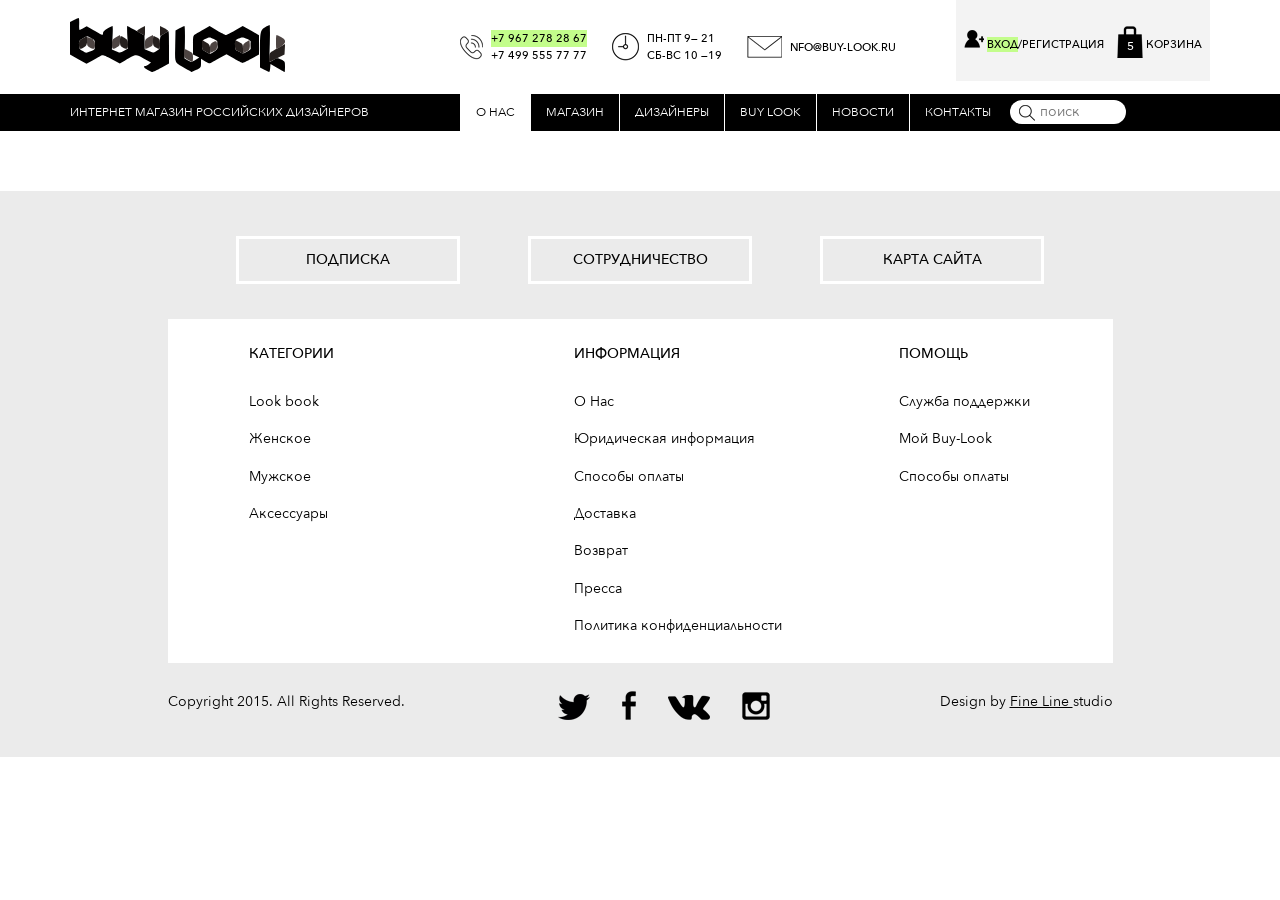
<file: index.html>
<!DOCTYPE html>
<html lang="ru">
  <head>
    <meta charset="utf-8">
    <title>Главная страница</title>
    <meta name="description" content="">
    <link rel="shortcut icon" href="img/favicon/favicon.ico" type="image/x-icon">
    <link rel="apple-touch-icon" href="img/favicon/apple-touch-icon.png">
    <link rel="apple-touch-icon" sizes="72x72" href="img/favicon/apple-touch-icon-72x72.png">
    <link rel="apple-touch-icon" sizes="114x114" href="img/favicon/apple-touch-icon-114x114.png">
    <meta http-equiv="X-UA-Compatible" content="IE=edge">
    <meta name="viewport" content="width=device-width, initial-scale=1, maximum-scale=1">
    <link rel="stylesheet" href="css/main.css">
    <!--if lt IE 9
    script(src='js/html5shiv.min.js')
    script(src='js/es5-shim.min.js')
    script(src='js/html5shiv-printshiv.min.js')
    script(src='js/1.4.2/respond.min.js')
    
    -->
  </head>
  <body>
    <div id="my-wrapper">
      <div id="my-header">
        <header class="header">
          <div class="header__top">
            <div class="container header__relative">
              <div class="row">
                <div class="col-md-4"><a href="#" class="header__logo-wrap">
                    <picture>
                      <source srcset="img/logo.svg"><img src="img/logo.png" alt="логотип" title="buylook">
                    </picture></a></div>
                <div class="col-md-8 header__static">
                  <div class="header__info">
                    <div class="header__info-left">
                      <div class="header__top-item">
                        <div class="header__top-ico top-phone"></div>
                        <div class="header__top-text">
                          <div class="green">+7 967 278 28 67</div>
                          <div>+7 499 555 77 77</div>
                        </div>
                      </div>
                      <div class="header__top-item">
                        <div class="header__top-ico top-clock"></div>
                        <div class="header__top-text">
                          <div>Пн-пт 9— 21</div>
                          <div>Cб-вс 10 —19 </div>
                        </div>
                      </div>
                      <div class="header__top-item">
                        <div class="header__top-ico top-mail"></div>
                        <div class="header__top-text">
                          <div>nfo@buy-look.ru</div>
                        </div>
                      </div>
                    </div>
                    <div class="header__info-right">
                      <div class="header__enter">
                        <div class="header__reg">
                          <div class="header__reg-ico top-user"></div>
                          <div class="header__reg-links"><a href="#" class="green">Вход</a><a href="#">/регистрация</a></div>
                        </div>
                      </div>
                      <div class="header__cart"><a href="#" id="tooltip-cart" data-tooltip-content="#tooltip-cart_content" class="header__reg-ico top-cart tooltip-cart"><span class="header__cart-count">5</span></a>
                        <div class="header__reg-links"><a href="#">корзина </a></div>
                      </div>
                    </div>
                  </div>
                </div>
              </div>
            </div>
          </div>
          <div class="header__bottom">
            <div class="container header__relative">
              <div class="row">
                <div class="col-lg-4 col-md-6 col-sm-7">
                  <div class="header__bottom-descr">Интернет магазин российских дизайнеров</div>
                </div>
                <div class="col-lg-8 col-md-6 col-sm-5 header__static">
                  <nav class="desktop-menu hidden-md hidden-sm hidden-xs">
                    <ul class="header-menu">
                      <li class="header-menu__item header-menu__item--active"><a href="#" class="header-menu__link">о нас</a></li>
                      <li class="header-menu__item"><a href="#" class="header-menu__link">магазин</a></li>
                      <li class="header-menu__item"><a href="#" class="header-menu__link">дизайнеры</a></li>
                      <li class="header-menu__item"><a href="#" class="header-menu__link">buy look</a></li>
                      <li class="header-menu__item"><a href="#" class="header-menu__link">новости</a></li>
                      <li class="header-menu__item"><a href="#" class="header-menu__link">контакты</a></li>
                    </ul>
                  </nav>
                  <nav id="my-menu">
                    <ul class="header-menu header-menu--mobile hidden">
                      <li class="header-menu__item header-menu__item--active"><a href="#" class="header-menu__link">о нас</a></li>
                      <li class="header-menu__item"><a href="#" class="header-menu__link">магазин</a></li>
                      <li class="header-menu__item"><a href="#" class="header-menu__link">дизайнеры</a></li>
                      <li class="header-menu__item"><a href="#" class="header-menu__link">buy look</a></li>
                      <li class="header-menu__item"><a href="#" class="header-menu__link">новости</a></li>
                      <li class="header-menu__item"><a href="#" class="header-menu__link">контакты</a></li>
                    </ul>
                  </nav><a href="#my-menu" class="toggle-mnu hidden-lg"><span></span></a>
                  <form action="#" method="get" class="header__search">
                    <div class="header__search-inner">
                      <input type="text" name="search" placeholder="поиск">
                      <input type="submit">
                    </div>
                  </form>
                </div>
              </div>
            </div>
          </div>
        </header>
      </div>
      <div id="my-content">
        <!-- Здесь пишем код-->
      </div>
      <div id="my-footer">
        <footer class="footer">
          <div class="footer__top">
            <div class="container">
              <div class="row">
                <div class="col-md-12">
                  <div class="footer__buttons"><a href="#" class="footer__button">подписка</a><a href="#" class="footer__button">сотрудничество</a><a href="#" class="footer__button">карта сайта</a></div>
                </div>
              </div>
              <div class="row">
                <div class="col-md-10 col-md-offset-1">
                  <div class="footer__inner">
                    <div class="row">
                      <div class="col-md-3 col-md-offset-1 col-sm-6 center-text">
                        <div class="footer__inner-item">
                          <h3 class="footer__title">категории</h3>
                          <ul>
                            <li><a href="#">Look book</a></li>
                            <li><a href="#">Женское</a></li>
                            <li><a href="#">Мужское</a></li>
                            <li><a href="#">Аксессуары</a></li>
                          </ul>
                        </div>
                      </div>
                      <div class="col-md-4 col-md-offset-1 col-sm-6 center-text">
                        <div class="footer__inner-item">
                          <h3 class="footer__title">информация</h3>
                          <ul>
                            <li><a href="#">О Нас</a></li>
                            <li><a href="#">Юридическая информация</a></li>
                            <li><a href="#">Способы оплаты</a></li>
                            <li><a href="#">Доставка</a></li>
                            <li><a href="#">Возврат</a></li>
                            <li><a href="#">Пресса</a></li>
                            <li><a href="#">Политика конфиденциальности</a></li>
                          </ul>
                        </div>
                      </div>
                      <div class="col-md-3 col-sm-12 center-text">
                        <div class="footer__inner-item">
                          <h3 class="footer__title">помощь</h3>
                          <ul>
                            <li><a href="#">Служба поддержки</a></li>
                            <li><a href="#">Мой Buy-Look</a></li>
                            <li><a href="#">Способы оплаты</a></li>
                          </ul>
                        </div>
                      </div>
                    </div>
                  </div>
                </div>
              </div>
            </div>
          </div>
          <div class="footer__bottom">
            <div class="container">
              <div class="row">
                <div class="col-md-3 col-md-offset-1 col-sm-6 col-xs-12">
                  <div class="copyright">Copyright 2015. All Rights Reserved.</div>
                </div>
                <div class="col-md-3 col-md-offset-1 col-sm-6 col-xs-12">
                  <ul class="footer__socials">
                    <li><a href="#" class="footer__socials-link footer-twi"></a></li>
                    <li><a href="#" class="footer__socials-link footer-fb"></a></li>
                    <li><a href="#" class="footer__socials-link footer-vk"></a></li>
                    <li><a href="#" class="footer__socials-link footer-inst"></a></li>
                  </ul>
                </div>
                <div class="col-md-3 col-offset-1 col-sm-12 col-xs-12">
                  <div class="creators">Design by <a href="some-site.ru">Fine Line </a>studio</div>
                </div>
              </div>
            </div>
          </div>
        </footer>
      </div>
    </div>
    <div class="popup-container">
      <div id="tooltip-cart_content" class="popup popup-cart">
        <div class="popup popup-cart__title">
          <div class="popup popup-cart__title-left">
            <div class="ico-cart"></div><span class="popup-cart__header">корзина</span><span>(</span><span class="popup-cart__count">5</span><span>)</span>
          </div><a href="#" class="popup popup-cart__look-link">Смотреть всё</a>
        </div>
        <div class="popup-cart__content">
          <div class="popup-cart__item"><img src="img/cart-1.jpg" alt="alt" class="popup-cart__img">
            <div class="popup-cart__item-text">
              <div class="popup-cart__item-title">LIME BLOSSOM Платье Миди Lilas</div><span class="popup-cart__item-color">терракотовый</span><span class="popup-cart__item-size">42</span><span class="popup-cart__item-count">1 шт</span>
              <div class="popup-cart__item-price">15 000<span class="ruble">Р</span></div>
            </div>
          </div>
          <div class="popup-cart__item"><img src="img/cart-2.jpg" alt="alt" class="popup-cart__img">
            <div class="popup-cart__item-text">
              <div class="popup-cart__item-title">LIME BLOSSOM Платье Миди Lilas</div><span class="popup-cart__item-color">голубой</span><span class="popup-cart__item-size">42</span><span class="popup-cart__item-count">1 шт</span>
              <div class="popup-cart__item-price">15 000<span class="ruble">Р</span></div>
            </div>
          </div>
          <div class="popup-cart__item"><img src="img/cart-3.jpg" alt="alt" class="popup-cart__img">
            <div class="popup-cart__item-text">
              <div class="popup-cart__item-title">LIME BLOSSOM Платье Миди Lilas</div><span class="popup-cart__item-color">терракотовый</span><span class="popup-cart__item-size">42</span><span class="popup-cart__item-count">1 шт</span>
              <div class="popup-cart__item-price">15 000<span class="ruble">Р</span></div>
            </div>
          </div>
        </div>
        <div class="popup-cart__summary green"><span>сумма заказа:</span><span class="popup-cart__summ">43 000<span class="ruble">Р</span></span></div><a href="#" class="popup-cart__ordering button-gray">оформить заказ >></a>
      </div>
    </div>
    <script src="js/libs.min.js"></script>
    <script src="js/common.js"></script>
  </body>
</html>
</file>
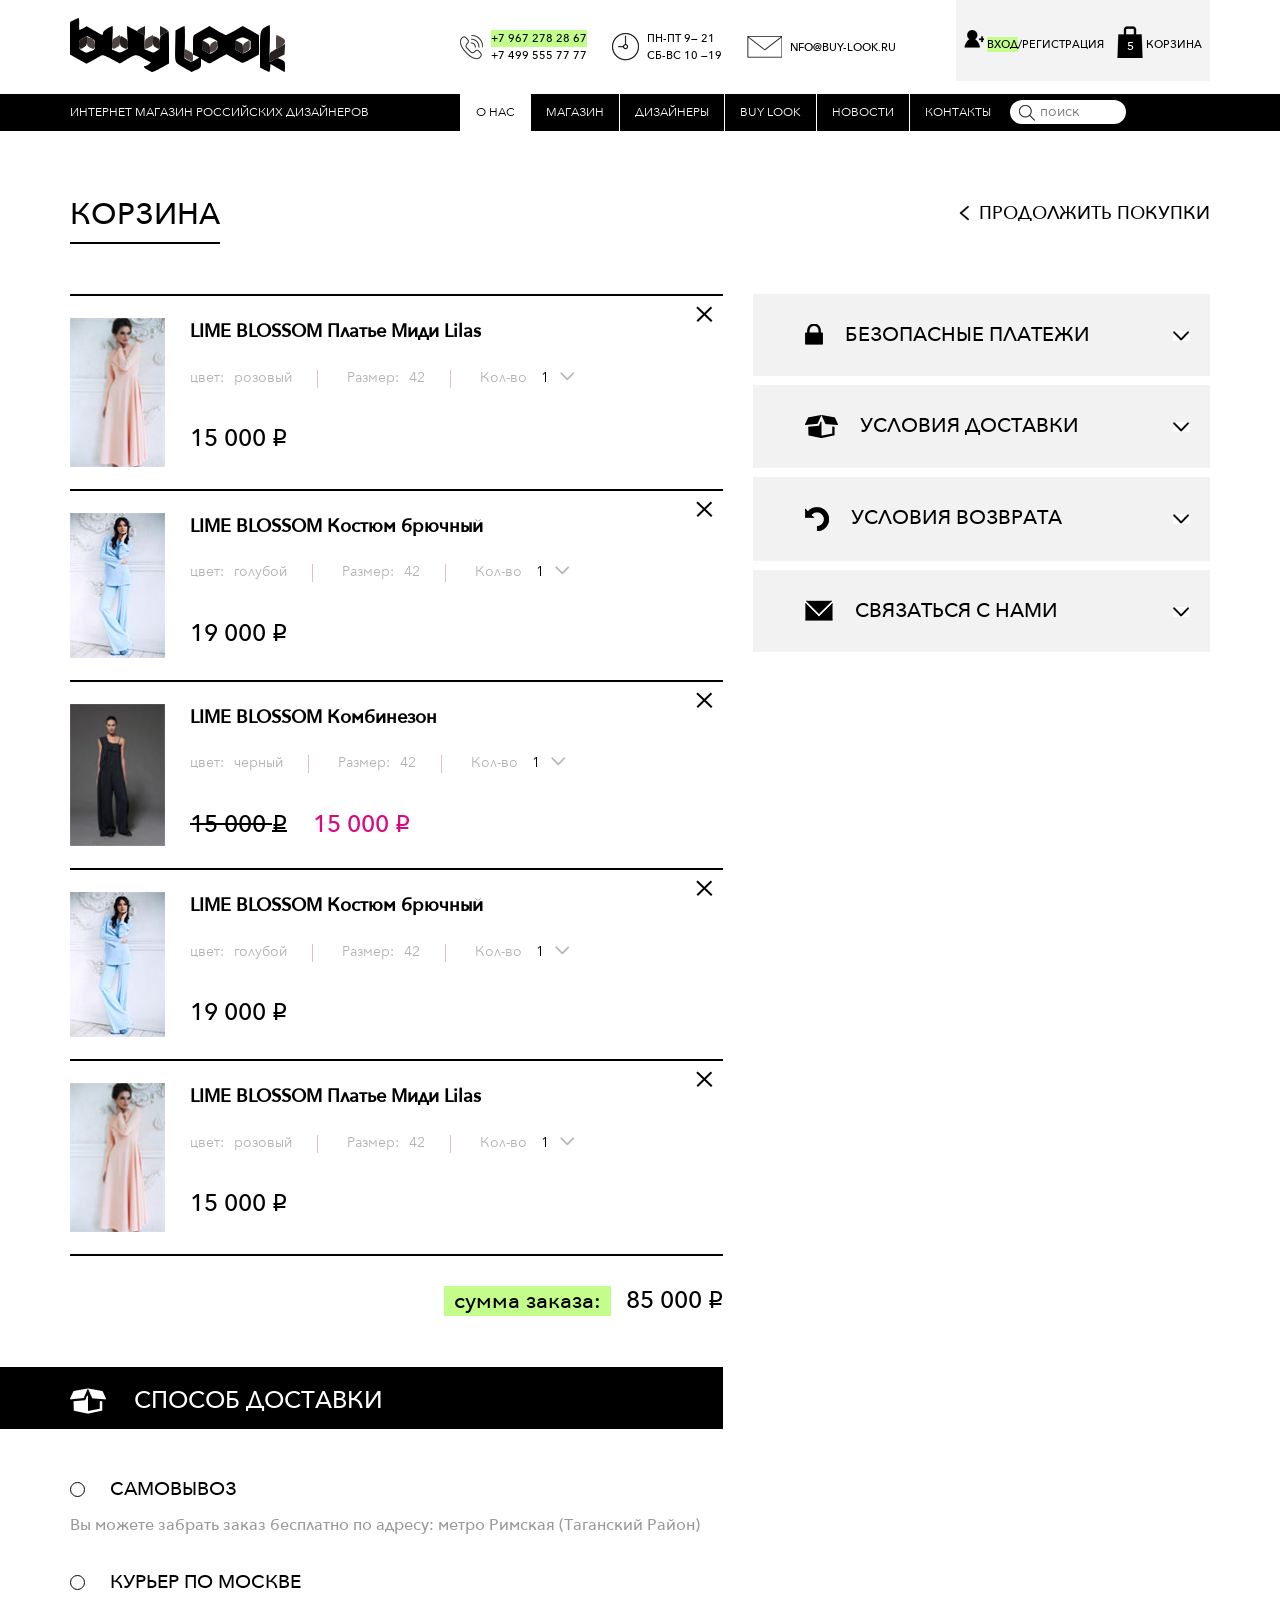
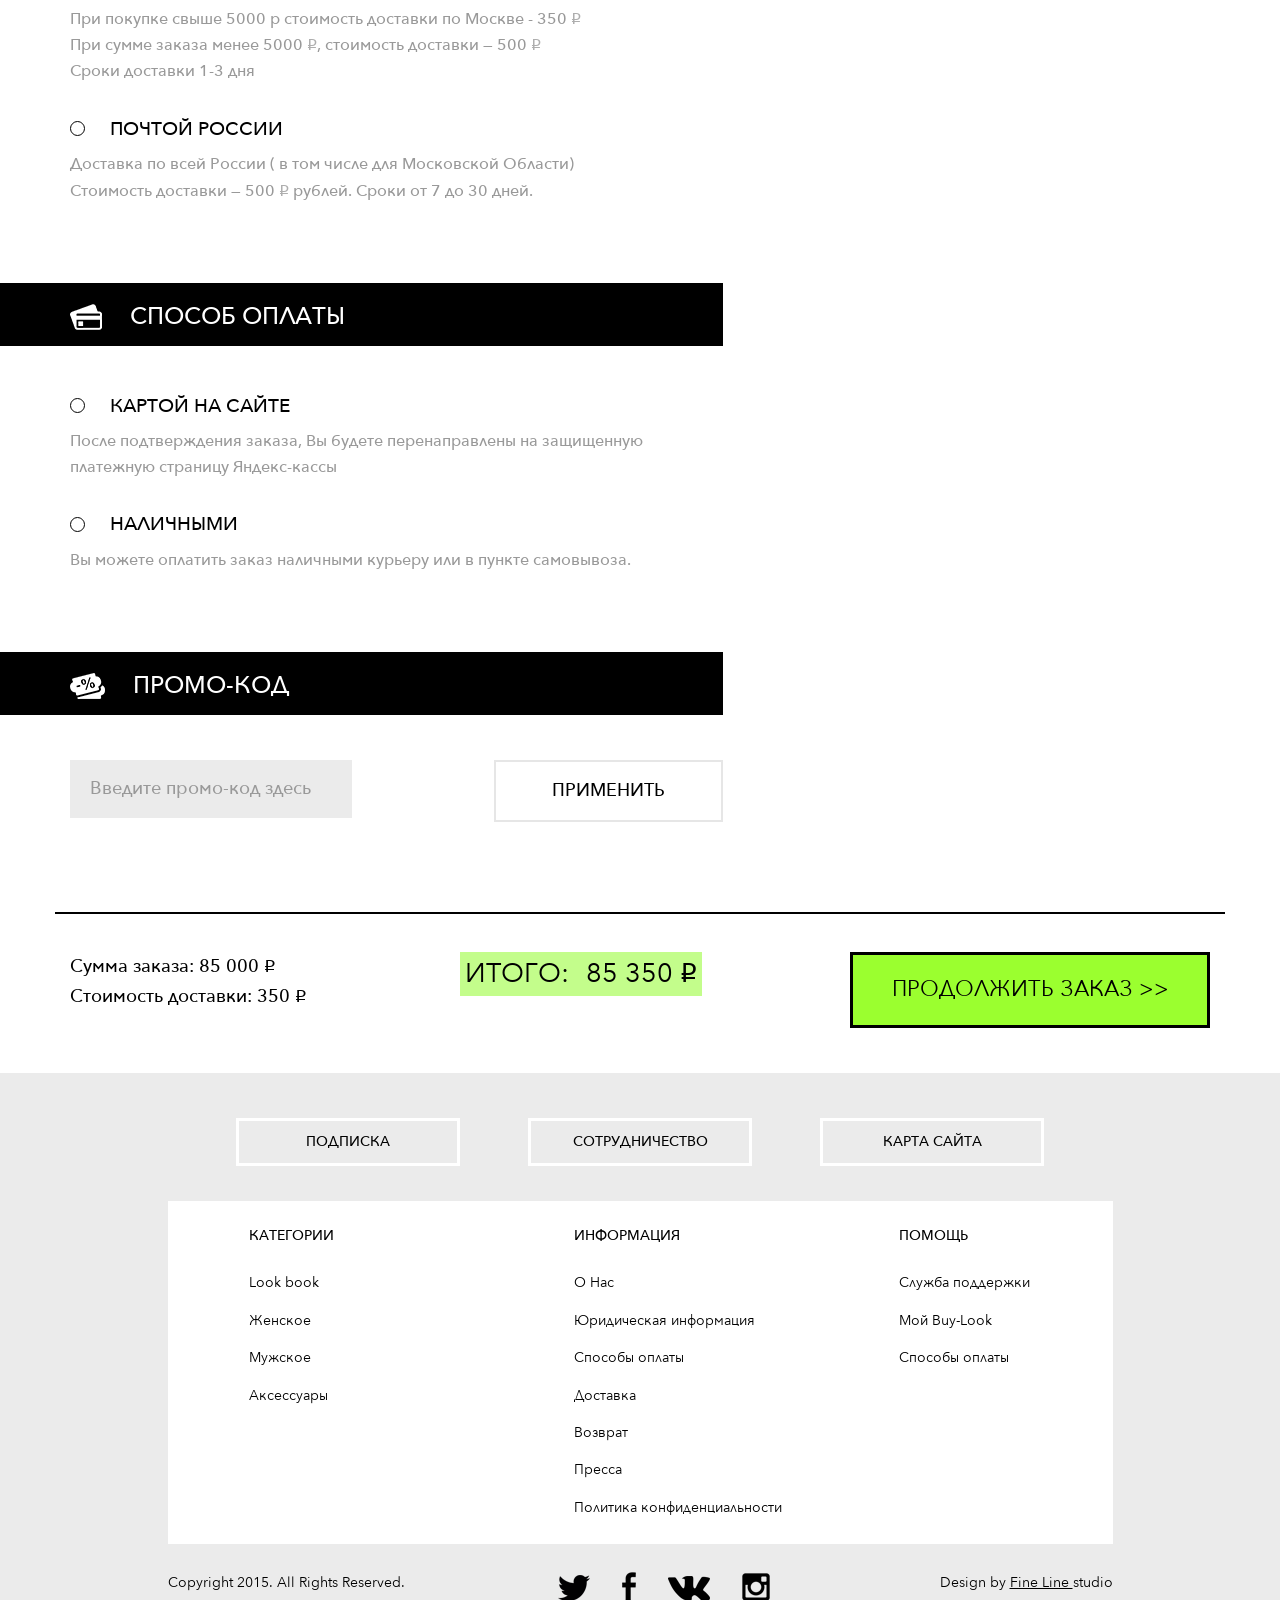
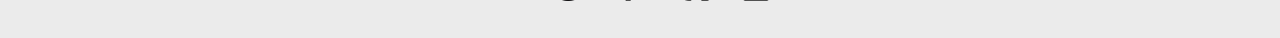
<file: cart.html>
<!DOCTYPE html>
<html lang="ru">
  <head>
    <meta charset="utf-8">
    <title>Корзина</title>
    <meta name="description" content="">
    <link rel="shortcut icon" href="img/favicon/favicon.ico" type="image/x-icon">
    <link rel="apple-touch-icon" href="img/favicon/apple-touch-icon.png">
    <link rel="apple-touch-icon" sizes="72x72" href="img/favicon/apple-touch-icon-72x72.png">
    <link rel="apple-touch-icon" sizes="114x114" href="img/favicon/apple-touch-icon-114x114.png">
    <meta http-equiv="X-UA-Compatible" content="IE=edge">
    <meta name="viewport" content="width=device-width, initial-scale=1, maximum-scale=1">
    <link rel="stylesheet" href="css/main.css">
    <!--if lt IE 9
    script(src='js/html5shiv.min.js')
    script(src='js/es5-shim.min.js')
    script(src='js/html5shiv-printshiv.min.js')
    script(src='js/1.4.2/respond.min.js')
    
    -->
  </head>
  <body>
    <div id="my-wrapper">
      <div id="my-header">
        <header class="header">
          <div class="header__top">
            <div class="container header__relative">
              <div class="row">
                <div class="col-md-4"><a href="#" class="header__logo-wrap">
                    <picture>
                      <source srcset="img/logo.svg"><img src="img/logo.png" alt="логотип" title="buylook">
                    </picture></a></div>
                <div class="col-md-8 header__static">
                  <div class="header__info">
                    <div class="header__info-left">
                      <div class="header__top-item">
                        <div class="header__top-ico top-phone"></div>
                        <div class="header__top-text">
                          <div class="green">+7 967 278 28 67</div>
                          <div>+7 499 555 77 77</div>
                        </div>
                      </div>
                      <div class="header__top-item">
                        <div class="header__top-ico top-clock"></div>
                        <div class="header__top-text">
                          <div>Пн-пт 9— 21</div>
                          <div>Cб-вс 10 —19 </div>
                        </div>
                      </div>
                      <div class="header__top-item">
                        <div class="header__top-ico top-mail"></div>
                        <div class="header__top-text">
                          <div>nfo@buy-look.ru</div>
                        </div>
                      </div>
                    </div>
                    <div class="header__info-right">
                      <div class="header__enter">
                        <div class="header__reg">
                          <div class="header__reg-ico top-user"></div>
                          <div class="header__reg-links"><a href="#" class="green">Вход</a><a href="#">/регистрация</a></div>
                        </div>
                      </div>
                      <div class="header__cart"><a href="#" id="tooltip-cart" data-tooltip-content="#tooltip-cart_content" class="header__reg-ico top-cart tooltip-cart"><span class="header__cart-count">5</span></a>
                        <div class="header__reg-links"><a href="#">корзина </a></div>
                      </div>
                    </div>
                  </div>
                </div>
              </div>
            </div>
          </div>
          <div class="header__bottom">
            <div class="container header__relative">
              <div class="row">
                <div class="col-lg-4 col-md-6 col-sm-7">
                  <div class="header__bottom-descr">Интернет магазин российских дизайнеров</div>
                </div>
                <div class="col-lg-8 col-md-6 col-sm-5 header__static">
                  <nav class="desktop-menu hidden-md hidden-sm hidden-xs">
                    <ul class="header-menu">
                      <li class="header-menu__item header-menu__item--active"><a href="#" class="header-menu__link">о нас</a></li>
                      <li class="header-menu__item"><a href="#" class="header-menu__link">магазин</a></li>
                      <li class="header-menu__item"><a href="#" class="header-menu__link">дизайнеры</a></li>
                      <li class="header-menu__item"><a href="#" class="header-menu__link">buy look</a></li>
                      <li class="header-menu__item"><a href="#" class="header-menu__link">новости</a></li>
                      <li class="header-menu__item"><a href="#" class="header-menu__link">контакты</a></li>
                    </ul>
                  </nav>
                  <nav id="my-menu">
                    <ul class="header-menu header-menu--mobile hidden">
                      <li class="header-menu__item header-menu__item--active"><a href="#" class="header-menu__link">о нас</a></li>
                      <li class="header-menu__item"><a href="#" class="header-menu__link">магазин</a></li>
                      <li class="header-menu__item"><a href="#" class="header-menu__link">дизайнеры</a></li>
                      <li class="header-menu__item"><a href="#" class="header-menu__link">buy look</a></li>
                      <li class="header-menu__item"><a href="#" class="header-menu__link">новости</a></li>
                      <li class="header-menu__item"><a href="#" class="header-menu__link">контакты</a></li>
                    </ul>
                  </nav><a href="#my-menu" class="toggle-mnu hidden-lg"><span></span></a>
                  <form action="#" method="get" class="header__search">
                    <div class="header__search-inner">
                      <input type="text" name="search" placeholder="поиск">
                      <input type="submit">
                    </div>
                  </form>
                </div>
              </div>
            </div>
          </div>
        </header>
      </div>
      <div id="my-content">
        <section class="cart sect-main">
          <div class="container">
            <div class="row">
              <div class="col-md-12">
                <div class="sect-title-wrap">
                  <h1>Корзина</h1><a href="#" class="continue"> 
                    <div class="continue-chevron"></div>продолжить покупки</a>
                </div>
              </div>
            </div>
            <div class="row">
              <div class="col-md-7">
                <form action="#" class="cart__form">
                  <ul class="cart__list">
                    <li class="cart__item">
                      <div class="cart__img-wrap"><img src="img/cart-1.jpg" alt="alt"></div>
                      <div class="cart__item-info">
                        <h4 class="cart__item-title">LIME BLOSSOM Платье Миди Lilas</h4>
                        <div class="cart__item-features">
                          <div class="prod-color"><span>цвет:</span><span>розовый</span></div>
                          <div class="prod-size"><span>Размер:</span><span>42</span></div>
                          <div class="prod-quantity"><span>Кол-во</span>
                            <select name="quantity" class="select-quantity">
                              <option value="1" selected="selected">1</option>
                              <option value="2">2</option>
                              <option value="3">3</option>
                              <option value="4">4</option>
                              <option value="5">5</option>
                              <option value="6">6</option>
                              <option value="7">7</option>
                              <option value="8">8</option>
                              <option value="9">9</option>
                              <option value="9">9</option>
                              <option value="10">10</option>
                            </select>
                          </div>
                        </div>
                        <div class="cart__item-price">
                          <div class="price-ordinary">15 000 <span class="ruble">Р</span></div>
                          <div class="price-sale">15 000 <span class="ruble">Р</span></div>
                        </div><a href="#" class="cart__item-close"></a>
                      </div>
                    </li>
                    <li class="cart__item">
                      <div class="cart__img-wrap"><img src="img/cart-2.jpg" alt="alt"></div>
                      <div class="cart__item-info">
                        <h4 class="cart__item-title">LIME BLOSSOM Костюм брючный</h4>
                        <div class="cart__item-features">
                          <div class="prod-color"><span>цвет:</span><span>голубой</span></div>
                          <div class="prod-size"><span>Размер:</span><span>42</span></div>
                          <div class="prod-quantity"><span>Кол-во</span>
                            <select name="quantity" class="select-quantity">
                              <option value="1" selected="selected">1</option>
                              <option value="2">2</option>
                              <option value="3">3</option>
                              <option value="4">4</option>
                              <option value="5">5</option>
                              <option value="6">6</option>
                              <option value="7">7</option>
                              <option value="8">8</option>
                              <option value="9">9</option>
                              <option value="9">9</option>
                              <option value="10">10</option>
                            </select>
                          </div>
                        </div>
                        <div class="cart__item-price">
                          <div class="price-ordinary">19 000 <span class="ruble">Р</span></div>
                          <div class="price-sale">19 000 <span class="ruble">Р</span></div>
                        </div><a href="#" class="cart__item-close"></a>
                      </div>
                    </li>
                    <li class="cart__item cart__item--sale">
                      <div class="cart__img-wrap"><img src="img/cart-3.jpg" alt="alt"></div>
                      <div class="cart__item-info">
                        <h4 class="cart__item-title">LIME BLOSSOM Комбинезон</h4>
                        <div class="cart__item-features">
                          <div class="prod-color"><span>цвет:</span><span>черный</span></div>
                          <div class="prod-size"><span>Размер:</span><span>42</span></div>
                          <div class="prod-quantity"><span>Кол-во</span>
                            <select name="quantity" class="select-quantity">
                              <option value="1" selected="selected">1</option>
                              <option value="2">2</option>
                              <option value="3">3</option>
                              <option value="4">4</option>
                              <option value="5">5</option>
                              <option value="6">6</option>
                              <option value="7">7</option>
                              <option value="8">8</option>
                              <option value="9">9</option>
                              <option value="9">9</option>
                              <option value="10">10</option>
                            </select>
                          </div>
                        </div>
                        <div class="cart__item-price">
                          <div class="price-ordinary">15 000 <span class="ruble">Р</span></div>
                          <div class="price-sale">15 000 <span class="ruble">Р</span></div>
                        </div><a href="#" class="cart__item-close"></a>
                      </div>
                    </li>
                    <li class="cart__item">
                      <div class="cart__img-wrap"><img src="img/cart-2.jpg" alt="alt"></div>
                      <div class="cart__item-info">
                        <h4 class="cart__item-title">LIME BLOSSOM Костюм брючный</h4>
                        <div class="cart__item-features">
                          <div class="prod-color"><span>цвет:</span><span>голубой</span></div>
                          <div class="prod-size"><span>Размер:</span><span>42</span></div>
                          <div class="prod-quantity"><span>Кол-во</span>
                            <select name="quantity" class="select-quantity">
                              <option value="1" selected="selected">1</option>
                              <option value="2">2</option>
                              <option value="3">3</option>
                              <option value="4">4</option>
                              <option value="5">5</option>
                              <option value="6">6</option>
                              <option value="7">7</option>
                              <option value="8">8</option>
                              <option value="9">9</option>
                              <option value="9">9</option>
                              <option value="10">10</option>
                            </select>
                          </div>
                        </div>
                        <div class="cart__item-price">
                          <div class="price-ordinary">19 000 <span class="ruble">Р</span></div>
                          <div class="price-sale">19 000 <span class="ruble">Р</span></div>
                        </div><a href="#" class="cart__item-close"></a>
                      </div>
                    </li>
                    <li class="cart__item">
                      <div class="cart__img-wrap"><img src="img/cart-1.jpg" alt="alt"></div>
                      <div class="cart__item-info">
                        <h4 class="cart__item-title">LIME BLOSSOM Платье Миди Lilas</h4>
                        <div class="cart__item-features">
                          <div class="prod-color"><span>цвет:</span><span>розовый</span></div>
                          <div class="prod-size"><span>Размер:</span><span>42</span></div>
                          <div class="prod-quantity"><span>Кол-во</span>
                            <select name="quantity" class="select-quantity">
                              <option value="1" selected="selected">1</option>
                              <option value="2">2</option>
                              <option value="3">3</option>
                              <option value="4">4</option>
                              <option value="5">5</option>
                              <option value="6">6</option>
                              <option value="7">7</option>
                              <option value="8">8</option>
                              <option value="9">9</option>
                              <option value="9">9</option>
                              <option value="10">10</option>
                            </select>
                          </div>
                        </div>
                        <div class="cart__item-price">
                          <div class="price-ordinary">15 000 <span class="ruble">Р</span></div>
                          <div class="price-sale">15 000 <span class="ruble">Р</span></div>
                        </div><a href="#" class="cart__item-close"></a>
                      </div>
                    </li>
                  </ul>
                  <div class="cart__summary">
                    <div class="cart__summary-inner"><span class="green">сумма заказа:</span><span class="cart__total">85 000 <span class="ruble">Р</span></span></div>
                  </div>
                  <div class="cart__checkboxes">
                    <div class="cart__checkboxes-item">
                      <div class="cart__checkboxes-header">
                        <div class="cart__checkboxes-ico ico-box-invert"></div>
                        <div class="cart__checkboxes-title">СПОСОБ ДОСТАВКИ</div>
                      </div>
                      <div class="cart__checkboxes-body">
                        <label>
                          <input type="radio" name="delivery-option" value="самовывоз"><span class="cart__checkboxes-custom"><span class="cart__checkboxes-dot"></span></span><span class="cart__checkboxes-method">Самовывоз</span><span class="cart__checkboxes-text">Вы можете забрать заказ бесплатно по адресу: метро Римская (Таганский Район)</span>
                        </label>
                        <label>
                          <input type="radio" name="delivery-option" value="курьер"><span class="cart__checkboxes-custom"><span class="cart__checkboxes-dot"></span></span><span class="cart__checkboxes-method">Курьер по Москве</span><span class="cart__checkboxes-text">При покупке свыше 5000 р стоимость доставки по Москве - 350 <span class="ruble">Р</span><br>При сумме заказа менее 5000 <span class="ruble">Р</span>,  стоимость доставки — 500 <span class="ruble">Р</span><br>Сроки доставки 1-3 дня</span>
                        </label>
                        <label>
                          <input type="radio" name="delivery-option" value="почта россии"><span class="cart__checkboxes-custom"><span class="cart__checkboxes-dot"></span></span><span class="cart__checkboxes-method">ПОЧТОЙ РОССИИ</span><span class="cart__checkboxes-text">Доставка по всей России ( в том числе для Московской Области)<br>Стоимость доставки — 500 <span class="ruble">Р</span> рублей. Сроки от 7 до 30 дней.</span>
                        </label>
                      </div>
                    </div>
                    <div class="cart__checkboxes-item">
                      <div class="cart__checkboxes-header">
                        <div class="cart__checkboxes-ico ico-payment-invert"></div>
                        <div class="cart__checkboxes-title">СПОСОБ ОПЛАТЫ</div>
                      </div>
                      <div class="cart__checkboxes-body">
                        <label>
                          <input type="radio" name="payment-option" value="карта"><span class="cart__checkboxes-custom"><span class="cart__checkboxes-dot"></span></span><span class="cart__checkboxes-method">Картой на сайте</span><span class="cart__checkboxes-text">После подтверждения заказа, Вы будете перенаправлены на защищенную платежную страницу Яндекс-кассы</span>
                        </label>
                        <label>
                          <input type="radio" name="payment-option" value="наличные"><span class="cart__checkboxes-custom"><span class="cart__checkboxes-dot"></span></span><span class="cart__checkboxes-method">Наличными</span><span class="cart__checkboxes-text">Вы можете оплатить заказ наличными курьеру или в пункте самовывоза.</span>
                        </label>
                      </div>
                    </div>
                    <div class="cart__checkboxes-item">
                      <div class="cart__checkboxes-header">
                        <div class="cart__checkboxes-ico ico-promo-invert"></div>
                        <div class="cart__checkboxes-title">промо-код</div>
                      </div>
                      <div class="cart__checkboxes-body">
                        <label class="label-promo">
                          <input type="text" name="promo-code" placeholder="Введите промо-код здесь">
                        </label>
                        <button class="cart__checkboxes-send">применить</button>
                      </div>
                    </div>
                  </div>
                </form>
              </div>
              <div class="col-md-5">
                <div class="cart__tips">
                  <div class="cart__tip"><a href="#" class="cart__tip-header">
                      <div class="cart__tip-ico ico-locked"></div>
                      <div class="cart__tip-title">БЕЗОПАСНЫЕ ПЛАТЕЖИ</div>
                      <div class="cart__tip-chevron"></div></a>
                    <p class="cart__tip-body">Магазин BUY-LOOK.RU защищает информацию при проведении платежа. Вы можете оплатить свой заказ онлайн, с помощью предложенных методов оплат, через процессинговую компанию Яндекс-касса. После подтверждения заказа, Вы будете перенаправлены на защищенную платежную страницу, где Вам необходимо будет ввести данные для оплаты заказа. После успешной оплаты на указанную в форме оплаты электронную почту будет направлен электронный чек с информацией о заказе и данными по произведенной оплате. Данные Вашей карты вводятся на специальной защищенной платежной странице. Передача информации происходит с применением технологии шифрования SSL. Дальнейшая передача информации осуществляется по закрытым банковским каналам, имеющим наивысший уровень надежности. Яндекс-касса не передает данные Вашей карты магазину и иным третьим лицам.</p>
                  </div>
                  <div class="cart__tip"><a href="#" class="cart__tip-header">
                      <div class="cart__tip-ico ico-box"></div>
                      <div class="cart__tip-title">УСЛОВИЯ ДОСТАВКИ</div>
                      <div class="cart__tip-chevron"></div></a>
                    <p class="cart__tip-body">В нашем магазине Вы можете воспользоваться различными способами доставки: Самовывоз, Курьерская доставка по Москве и Доставка Почтой России. Стоимость доставки будет указана при выборе соответствующего варианта. При доставке Почтой России отправлению будет присвоен трекинг-номер для отслеживания , который мы сообщим Вам.  Дополнительную информацию Вы можете получить в разделе <a href="#" class="cart__tip-link">Доставка.</a></p>
                  </div>
                  <div class="cart__tip"><a href="#" class="cart__tip-header">
                      <div class="cart__tip-ico ico-return"></div>
                      <div class="cart__tip-title">УСЛОВИЯ ВОЗВРАТА</div>
                      <div class="cart__tip-chevron"></div></a>
                    <p class="cart__tip-body">Уважаемый покупатель, напоминаем, что в нашем магазине Вы можете легко и быстро осуществить возврат в течение 7-ми дней с момента получения покупки при соблюдении простых правил:<br>- сохранение внешнего вида товара, включая бирки и этикетки.<br>- наличие документа, подтверждающего факт покупки (кассовый чек).<br>Для получения более полной информации рекомендуем ознакомиться с <a href="#" class="cart__tip-link">Политикой Возврата </a>нашего магазина или Вы можете проконсультироваться в <a href="#" class="cart__tip-link">Службе Поддержки Покупателя.</a></p>
                  </div>
                  <div class="cart__tip"><a href="#" class="cart__tip-header">
                      <div class="cart__tip-ico ico-contact"></div>
                      <div class="cart__tip-title">СВЯЗАТЬСЯ С НАМИ</div>
                      <div class="cart__tip-chevron"></div></a>
                    <p class="cart__tip-body">По всем вопросам вы можете связаться с нами по телефонам +7 967 278 28 67, +7 499 555 77 77, или по электронной почте <a href="#" class="cart__tip-link">info@buy-look.ru</a><span>Вы также можете оставить нам сообщение на странице <a href="#" class="cart__tip-link">Контакты.</a></span></p>
                  </div>
                </div>
              </div>
            </div>
            <div class="row">
              <div class="horizontal-line"></div>
            </div>
            <div class="row">
              <div class="col-md-4">
                <div class="cart__result">
                  <div class="cart__summ"><span>Сумма заказа: </span><span class="cart__summ-number">85 000 <span class="ruble">Р</span></span></div>
                  <div class="cart__delivery"><span>Стоимость доставки: </span><span class="cart__summ-number">350 <span class="ruble">Р</span></span></div>
                </div>
              </div>
              <div class="col-md-4">
                <div class="cart__final green"><span>итого: </span><span class="cart__final-number">85 350 <span class="ruble">Р</span></span></div>
              </div>
              <div class="col-md-4">
                <button class="button-green continue-ordering">продолжить заказ >>		</button>
              </div>
            </div>
          </div>
        </section>
        <!-- Здесь пишем код-->
      </div>
      <div id="my-footer">
        <footer class="footer">
          <div class="footer__top">
            <div class="container">
              <div class="row">
                <div class="col-md-12">
                  <div class="footer__buttons"><a href="#" class="footer__button">подписка</a><a href="#" class="footer__button">сотрудничество</a><a href="#" class="footer__button">карта сайта</a></div>
                </div>
              </div>
              <div class="row">
                <div class="col-md-10 col-md-offset-1">
                  <div class="footer__inner">
                    <div class="row">
                      <div class="col-md-3 col-md-offset-1 col-sm-6 center-text">
                        <div class="footer__inner-item">
                          <h3 class="footer__title">категории</h3>
                          <ul>
                            <li><a href="#">Look book</a></li>
                            <li><a href="#">Женское</a></li>
                            <li><a href="#">Мужское</a></li>
                            <li><a href="#">Аксессуары</a></li>
                          </ul>
                        </div>
                      </div>
                      <div class="col-md-4 col-md-offset-1 col-sm-6 center-text">
                        <div class="footer__inner-item">
                          <h3 class="footer__title">информация</h3>
                          <ul>
                            <li><a href="#">О Нас</a></li>
                            <li><a href="#">Юридическая информация</a></li>
                            <li><a href="#">Способы оплаты</a></li>
                            <li><a href="#">Доставка</a></li>
                            <li><a href="#">Возврат</a></li>
                            <li><a href="#">Пресса</a></li>
                            <li><a href="#">Политика конфиденциальности</a></li>
                          </ul>
                        </div>
                      </div>
                      <div class="col-md-3 col-sm-12 center-text">
                        <div class="footer__inner-item">
                          <h3 class="footer__title">помощь</h3>
                          <ul>
                            <li><a href="#">Служба поддержки</a></li>
                            <li><a href="#">Мой Buy-Look</a></li>
                            <li><a href="#">Способы оплаты</a></li>
                          </ul>
                        </div>
                      </div>
                    </div>
                  </div>
                </div>
              </div>
            </div>
          </div>
          <div class="footer__bottom">
            <div class="container">
              <div class="row">
                <div class="col-md-3 col-md-offset-1 col-sm-6 col-xs-12">
                  <div class="copyright">Copyright 2015. All Rights Reserved.</div>
                </div>
                <div class="col-md-3 col-md-offset-1 col-sm-6 col-xs-12">
                  <ul class="footer__socials">
                    <li><a href="#" class="footer__socials-link footer-twi"></a></li>
                    <li><a href="#" class="footer__socials-link footer-fb"></a></li>
                    <li><a href="#" class="footer__socials-link footer-vk"></a></li>
                    <li><a href="#" class="footer__socials-link footer-inst"></a></li>
                  </ul>
                </div>
                <div class="col-md-3 col-offset-1 col-sm-12 col-xs-12">
                  <div class="creators">Design by <a href="some-site.ru">Fine Line </a>studio</div>
                </div>
              </div>
            </div>
          </div>
        </footer>
      </div>
    </div>
    <div class="popup-container">
      <div id="tooltip-cart_content" class="popup popup-cart">
        <div class="popup popup-cart__title">
          <div class="popup popup-cart__title-left">
            <div class="ico-cart"></div><span class="popup-cart__header">корзина</span><span>(</span><span class="popup-cart__count">5</span><span>)</span>
          </div><a href="#" class="popup popup-cart__look-link">Смотреть всё</a>
        </div>
        <div class="popup-cart__content">
          <div class="popup-cart__item"><img src="img/cart-1.jpg" alt="alt" class="popup-cart__img">
            <div class="popup-cart__item-text">
              <div class="popup-cart__item-title">LIME BLOSSOM Платье Миди Lilas</div><span class="popup-cart__item-color">терракотовый</span><span class="popup-cart__item-size">42</span><span class="popup-cart__item-count">1 шт</span>
              <div class="popup-cart__item-price">15 000<span class="ruble">Р</span></div>
            </div>
          </div>
          <div class="popup-cart__item"><img src="img/cart-2.jpg" alt="alt" class="popup-cart__img">
            <div class="popup-cart__item-text">
              <div class="popup-cart__item-title">LIME BLOSSOM Платье Миди Lilas</div><span class="popup-cart__item-color">голубой</span><span class="popup-cart__item-size">42</span><span class="popup-cart__item-count">1 шт</span>
              <div class="popup-cart__item-price">15 000<span class="ruble">Р</span></div>
            </div>
          </div>
          <div class="popup-cart__item"><img src="img/cart-3.jpg" alt="alt" class="popup-cart__img">
            <div class="popup-cart__item-text">
              <div class="popup-cart__item-title">LIME BLOSSOM Платье Миди Lilas</div><span class="popup-cart__item-color">терракотовый</span><span class="popup-cart__item-size">42</span><span class="popup-cart__item-count">1 шт</span>
              <div class="popup-cart__item-price">15 000<span class="ruble">Р</span></div>
            </div>
          </div>
        </div>
        <div class="popup-cart__summary green"><span>сумма заказа:</span><span class="popup-cart__summ">43 000<span class="ruble">Р</span></span></div><a href="#" class="popup-cart__ordering button-gray">оформить заказ >></a>
      </div>
    </div>
    <script src="js/libs.min.js"></script>
    <script src="js/common.js"></script>
  </body>
</html>
</file>
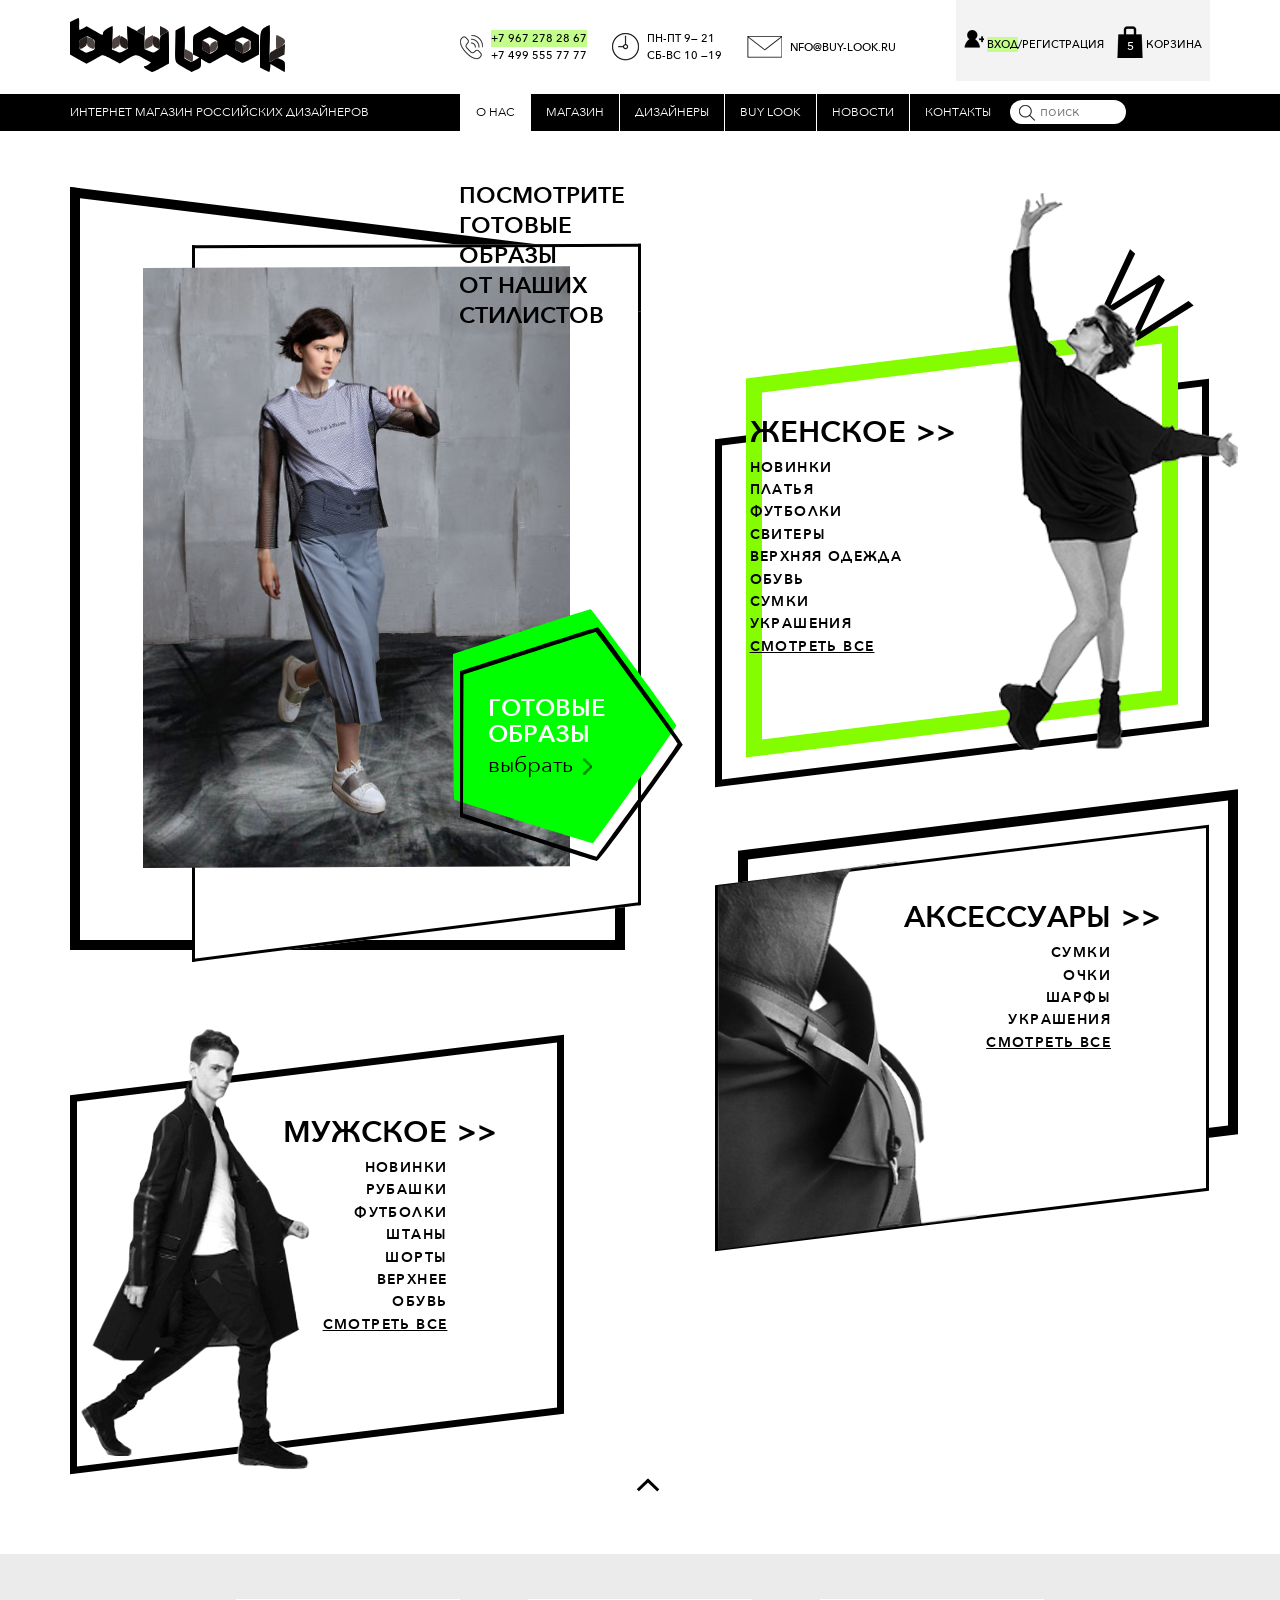
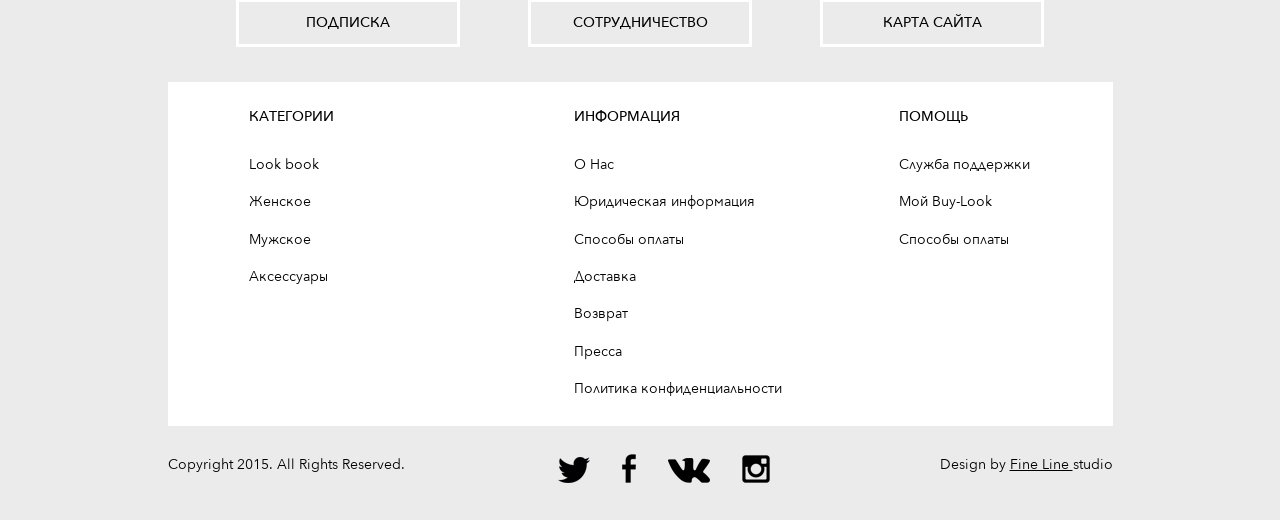
<file: category-changes.html>
<!DOCTYPE html>
<html lang="ru">
  <head>
    <meta charset="utf-8">
    <title>Магазин - выбор категории</title>
    <meta name="description" content="">
    <link rel="shortcut icon" href="img/favicon/favicon.ico" type="image/x-icon">
    <link rel="apple-touch-icon" href="img/favicon/apple-touch-icon.png">
    <link rel="apple-touch-icon" sizes="72x72" href="img/favicon/apple-touch-icon-72x72.png">
    <link rel="apple-touch-icon" sizes="114x114" href="img/favicon/apple-touch-icon-114x114.png">
    <meta http-equiv="X-UA-Compatible" content="IE=edge">
    <meta name="viewport" content="width=device-width, initial-scale=1, maximum-scale=1">
    <link rel="stylesheet" href="css/main.css">
    <!--if lt IE 9
    script(src='js/html5shiv.min.js')
    script(src='js/es5-shim.min.js')
    script(src='js/html5shiv-printshiv.min.js')
    script(src='js/1.4.2/respond.min.js')
    
    -->
  </head>
  <body>
    <div id="my-wrapper">
      <div id="my-header">
        <header class="header">
          <div class="header__top">
            <div class="container header__relative">
              <div class="row">
                <div class="col-md-4"><a href="#" class="header__logo-wrap">
                    <picture>
                      <source srcset="img/logo.svg"><img src="img/logo.png" alt="логотип" title="buylook">
                    </picture></a></div>
                <div class="col-md-8 header__static">
                  <div class="header__info">
                    <div class="header__info-left">
                      <div class="header__top-item">
                        <div class="header__top-ico top-phone"></div>
                        <div class="header__top-text">
                          <div class="green">+7 967 278 28 67</div>
                          <div>+7 499 555 77 77</div>
                        </div>
                      </div>
                      <div class="header__top-item">
                        <div class="header__top-ico top-clock"></div>
                        <div class="header__top-text">
                          <div>Пн-пт 9— 21</div>
                          <div>Cб-вс 10 —19 </div>
                        </div>
                      </div>
                      <div class="header__top-item">
                        <div class="header__top-ico top-mail"></div>
                        <div class="header__top-text">
                          <div>nfo@buy-look.ru</div>
                        </div>
                      </div>
                    </div>
                    <div class="header__info-right">
                      <div class="header__enter">
                        <div class="header__reg">
                          <div class="header__reg-ico top-user"></div>
                          <div class="header__reg-links"><a href="#" class="green">Вход</a><a href="#">/регистрация</a></div>
                        </div>
                      </div>
                      <div class="header__cart"><a href="#" id="tooltip-cart" data-tooltip-content="#tooltip-cart_content" class="header__reg-ico top-cart tooltip-cart"><span class="header__cart-count">5</span></a>
                        <div class="header__reg-links"><a href="#">корзина </a></div>
                      </div>
                    </div>
                  </div>
                </div>
              </div>
            </div>
          </div>
          <div class="header__bottom">
            <div class="container header__relative">
              <div class="row">
                <div class="col-lg-4 col-md-6 col-sm-7">
                  <div class="header__bottom-descr">Интернет магазин российских дизайнеров</div>
                </div>
                <div class="col-lg-8 col-md-6 col-sm-5 header__static">
                  <nav class="desktop-menu hidden-md hidden-sm hidden-xs">
                    <ul class="header-menu">
                      <li class="header-menu__item header-menu__item--active"><a href="#" class="header-menu__link">о нас</a></li>
                      <li class="header-menu__item"><a href="#" class="header-menu__link">магазин</a></li>
                      <li class="header-menu__item"><a href="#" class="header-menu__link">дизайнеры</a></li>
                      <li class="header-menu__item"><a href="#" class="header-menu__link">buy look</a></li>
                      <li class="header-menu__item"><a href="#" class="header-menu__link">новости</a></li>
                      <li class="header-menu__item"><a href="#" class="header-menu__link">контакты</a></li>
                    </ul>
                  </nav>
                  <nav id="my-menu">
                    <ul class="header-menu header-menu--mobile hidden">
                      <li class="header-menu__item header-menu__item--active"><a href="#" class="header-menu__link">о нас</a></li>
                      <li class="header-menu__item"><a href="#" class="header-menu__link">магазин</a></li>
                      <li class="header-menu__item"><a href="#" class="header-menu__link">дизайнеры</a></li>
                      <li class="header-menu__item"><a href="#" class="header-menu__link">buy look</a></li>
                      <li class="header-menu__item"><a href="#" class="header-menu__link">новости</a></li>
                      <li class="header-menu__item"><a href="#" class="header-menu__link">контакты</a></li>
                    </ul>
                  </nav><a href="#my-menu" class="toggle-mnu hidden-lg"><span></span></a>
                  <form action="#" method="get" class="header__search">
                    <div class="header__search-inner">
                      <input type="text" name="search" placeholder="поиск">
                      <input type="submit">
                    </div>
                  </form>
                </div>
              </div>
            </div>
          </div>
        </header>
      </div>
      <div id="my-content">
        <div class="category">
          <div class="container">
            <div class="row">
              <div class="col-md-6">
                <div class="category-item category-item-main">
                  <div class="category-item__title">посмотрите<br>готовые<br>образы<br>от наших<br>стилистов</div>
                  <div class="category-pentagramm-wrap">
                    <div class="category-pentagramm">
                      <picture>
                        <source srcset="img/pentagram.svg"><img src="img/pentagram.png" alt="pentagram">
                      </picture>
                    </div>
                    <div class="category-pentagramm-border">
                      <picture>
                        <source srcset="img/pentagram-border.svg"><img src="img/pentagram-border.png" alt="pentagram">
                      </picture>
                    </div>
                    <div class="category-pentagramm__text">
                      <div>готовые</div>
                      <div>образы</div><a href="#">выбрать</a>
                    </div>
                  </div>
                  <div class="category-big-trapezoid">
                    <div class="category-small-trapezoid"><img src="img/categories-1.jpg" alt="alt" class="category-small-trapezoid__img"></div>
                  </div>
                </div>
              </div>
              <div class="col-md-6">
                <div class="category-item category-item-wooman">
                  <div class="category-item-menu">
                    <div class="category-item-menu__title">женское</div>
                    <ul class="category-item-menu__list">
                      <li><a href="#">новинки</a></li>
                      <li><a href="#">платья</a></li>
                      <li><a href="#">футболки</a></li>
                      <li><a href="#">свитеры</a></li>
                      <li><a href="#">верхняя одежда	</a></li>
                      <li><a href="#">обувь</a></li>
                      <li><a href="#">сумки</a></li>
                      <li><a href="#">украшения</a></li>
                      <li><a href="">смотреть все</a></li>
                    </ul>
                  </div><img src="img/woomen-figure.png" alt="alt" class="category-small-trapezoid__img">
                  <div class="category-big-trapezoid">
                    <div class="category-small-trapezoid"></div>
                  </div>
                </div>
              </div>
            </div>
            <div class="row">
              <div class="col-md-6">
                <div class="category-item category-item-men">
                  <div class="category-item-menu">
                    <div class="category-item-menu__title">мужское</div>
                    <ul class="category-item-menu__list">
                      <li><a href="#">новинки</a></li>
                      <li><a href="#">рубашки</a></li>
                      <li><a href="#">футболки</a></li>
                      <li><a href="#">штаны</a></li>
                      <li><a href="#">шорты</a></li>
                      <li><a href="#">верхнее</a></li>
                      <li><a href="#">обувь</a></li>
                      <li><a href="">смотреть все</a></li>
                    </ul>
                  </div><img src="img/men-figure.png" alt="alt" class="category-small-trapezoid__img">
                  <div class="category-big-trapezoid">
                    <div class="category-small-trapezoid"></div>
                  </div>
                </div>
              </div>
              <div class="col-md-6">
                <div class="category-item category-item-accesories">
                  <div class="category-item-menu">
                    <div class="category-item-menu__title">аксессуары</div>
                    <ul class="category-item-menu__list">
                      <li><a href="#">сумки</a></li>
                      <li><a href="#">очки</a></li>
                      <li><a href="#">шарфы</a></li>
                      <li><a href="#">украшения</a></li>
                      <li><a href="">смотреть все</a></li>
                    </ul>
                  </div>
                  <div class="category-small-trapezoid"></div>
                  <div class="category-big-trapezoid"><img src="img/accesories.png" alt="alt" class="category-small-trapezoid__img"></div>
                </div>
              </div>
            </div>
            <div class="row">
              <div class="col-md-12 center-text"><a href="#" class="to-top"><span class="ico-chevron-up"></span></a></div>
            </div>
          </div>
        </div>
        <!-- Здесь пишем код-->
      </div>
      <div id="my-footer">
        <footer class="footer">
          <div class="footer__top">
            <div class="container">
              <div class="row">
                <div class="col-md-12">
                  <div class="footer__buttons"><a href="#" class="footer__button">подписка</a><a href="#" class="footer__button">сотрудничество</a><a href="#" class="footer__button">карта сайта</a></div>
                </div>
              </div>
              <div class="row">
                <div class="col-md-10 col-md-offset-1">
                  <div class="footer__inner">
                    <div class="row">
                      <div class="col-md-3 col-md-offset-1 col-sm-6 center-text">
                        <div class="footer__inner-item">
                          <h3 class="footer__title">категории</h3>
                          <ul>
                            <li><a href="#">Look book</a></li>
                            <li><a href="#">Женское</a></li>
                            <li><a href="#">Мужское</a></li>
                            <li><a href="#">Аксессуары</a></li>
                          </ul>
                        </div>
                      </div>
                      <div class="col-md-4 col-md-offset-1 col-sm-6 center-text">
                        <div class="footer__inner-item">
                          <h3 class="footer__title">информация</h3>
                          <ul>
                            <li><a href="#">О Нас</a></li>
                            <li><a href="#">Юридическая информация</a></li>
                            <li><a href="#">Способы оплаты</a></li>
                            <li><a href="#">Доставка</a></li>
                            <li><a href="#">Возврат</a></li>
                            <li><a href="#">Пресса</a></li>
                            <li><a href="#">Политика конфиденциальности</a></li>
                          </ul>
                        </div>
                      </div>
                      <div class="col-md-3 col-sm-12 center-text">
                        <div class="footer__inner-item">
                          <h3 class="footer__title">помощь</h3>
                          <ul>
                            <li><a href="#">Служба поддержки</a></li>
                            <li><a href="#">Мой Buy-Look</a></li>
                            <li><a href="#">Способы оплаты</a></li>
                          </ul>
                        </div>
                      </div>
                    </div>
                  </div>
                </div>
              </div>
            </div>
          </div>
          <div class="footer__bottom">
            <div class="container">
              <div class="row">
                <div class="col-md-3 col-md-offset-1 col-sm-6 col-xs-12">
                  <div class="copyright">Copyright 2015. All Rights Reserved.</div>
                </div>
                <div class="col-md-3 col-md-offset-1 col-sm-6 col-xs-12">
                  <ul class="footer__socials">
                    <li><a href="#" class="footer__socials-link footer-twi"></a></li>
                    <li><a href="#" class="footer__socials-link footer-fb"></a></li>
                    <li><a href="#" class="footer__socials-link footer-vk"></a></li>
                    <li><a href="#" class="footer__socials-link footer-inst"></a></li>
                  </ul>
                </div>
                <div class="col-md-3 col-offset-1 col-sm-12 col-xs-12">
                  <div class="creators">Design by <a href="some-site.ru">Fine Line </a>studio</div>
                </div>
              </div>
            </div>
          </div>
        </footer>
      </div>
    </div>
    <div class="popup-container">
      <div id="tooltip-cart_content" class="popup popup-cart">
        <div class="popup popup-cart__title">
          <div class="popup popup-cart__title-left">
            <div class="ico-cart"></div><span class="popup-cart__header">корзина</span><span>(</span><span class="popup-cart__count">5</span><span>)</span>
          </div><a href="#" class="popup popup-cart__look-link">Смотреть всё</a>
        </div>
        <div class="popup-cart__content">
          <div class="popup-cart__item"><img src="img/cart-1.jpg" alt="alt" class="popup-cart__img">
            <div class="popup-cart__item-text">
              <div class="popup-cart__item-title">LIME BLOSSOM Платье Миди Lilas</div><span class="popup-cart__item-color">терракотовый</span><span class="popup-cart__item-size">42</span><span class="popup-cart__item-count">1 шт</span>
              <div class="popup-cart__item-price">15 000<span class="ruble">Р</span></div>
            </div>
          </div>
          <div class="popup-cart__item"><img src="img/cart-2.jpg" alt="alt" class="popup-cart__img">
            <div class="popup-cart__item-text">
              <div class="popup-cart__item-title">LIME BLOSSOM Платье Миди Lilas</div><span class="popup-cart__item-color">голубой</span><span class="popup-cart__item-size">42</span><span class="popup-cart__item-count">1 шт</span>
              <div class="popup-cart__item-price">15 000<span class="ruble">Р</span></div>
            </div>
          </div>
          <div class="popup-cart__item"><img src="img/cart-3.jpg" alt="alt" class="popup-cart__img">
            <div class="popup-cart__item-text">
              <div class="popup-cart__item-title">LIME BLOSSOM Платье Миди Lilas</div><span class="popup-cart__item-color">терракотовый</span><span class="popup-cart__item-size">42</span><span class="popup-cart__item-count">1 шт</span>
              <div class="popup-cart__item-price">15 000<span class="ruble">Р</span></div>
            </div>
          </div>
        </div>
        <div class="popup-cart__summary green"><span>сумма заказа:</span><span class="popup-cart__summ">43 000<span class="ruble">Р</span></span></div><a href="#" class="popup-cart__ordering button-gray">оформить заказ >></a>
      </div>
    </div>
    <script src="js/libs.min.js"></script>
    <script src="js/common.js"></script>
  </body>
</html>
</file>
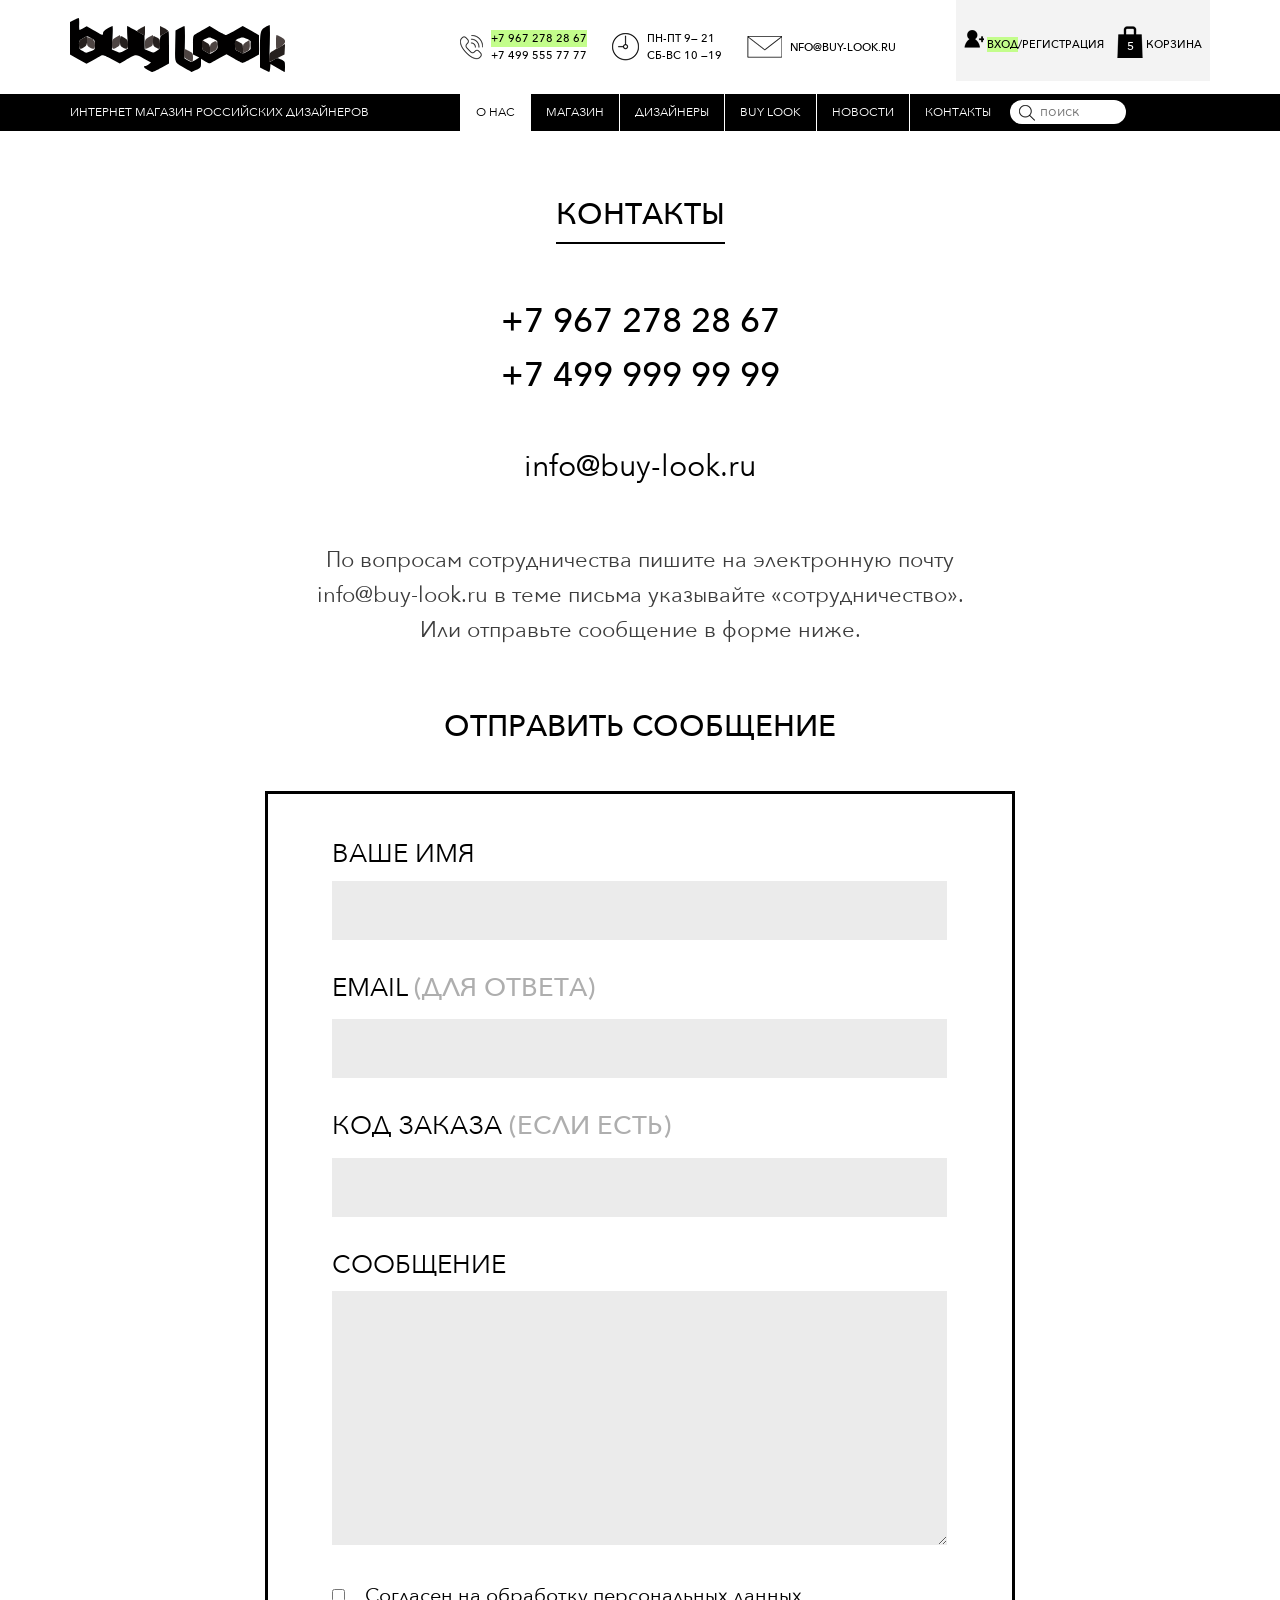
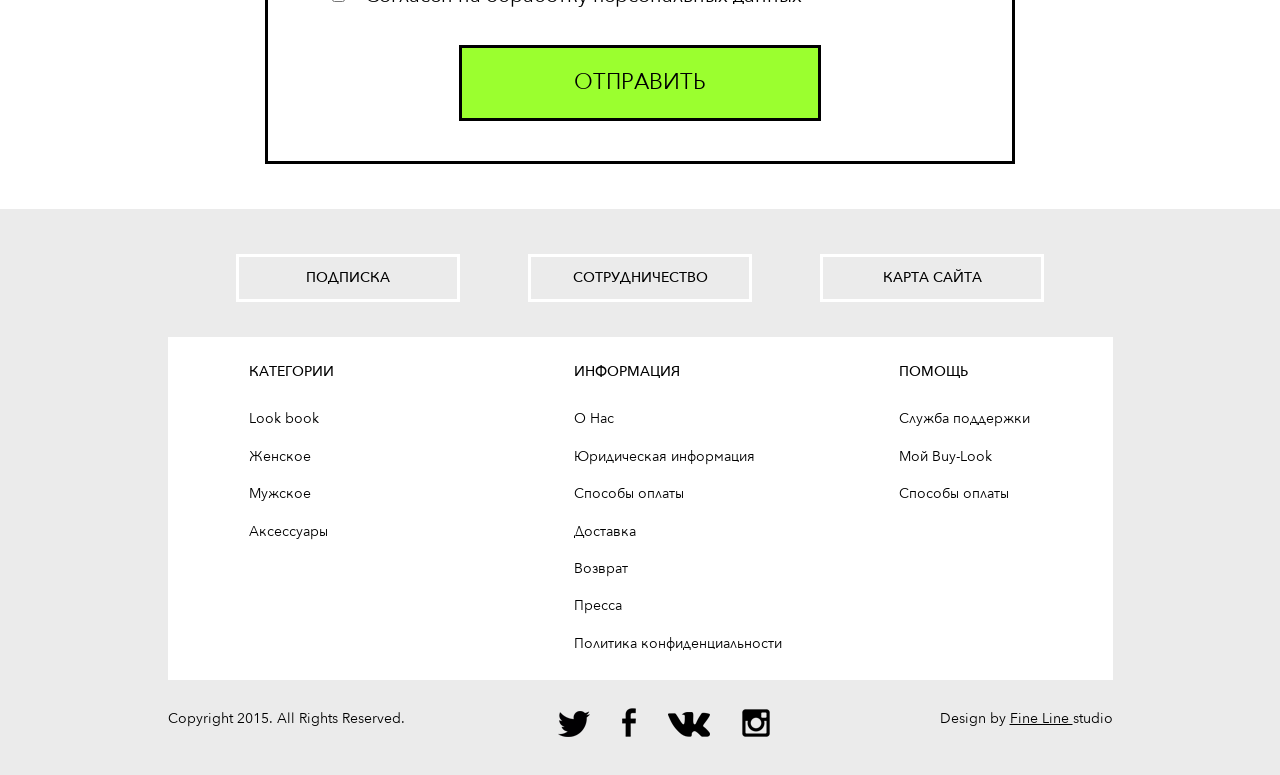
<file: contacts.html>
<!DOCTYPE html>
<html lang="ru">
  <head>
    <meta charset="utf-8">
    <title>Контакты</title>
    <meta name="description" content="">
    <link rel="shortcut icon" href="img/favicon/favicon.ico" type="image/x-icon">
    <link rel="apple-touch-icon" href="img/favicon/apple-touch-icon.png">
    <link rel="apple-touch-icon" sizes="72x72" href="img/favicon/apple-touch-icon-72x72.png">
    <link rel="apple-touch-icon" sizes="114x114" href="img/favicon/apple-touch-icon-114x114.png">
    <meta http-equiv="X-UA-Compatible" content="IE=edge">
    <meta name="viewport" content="width=device-width, initial-scale=1, maximum-scale=1">
    <link rel="stylesheet" href="css/main.css">
    <!--if lt IE 9
    script(src='js/html5shiv.min.js')
    script(src='js/es5-shim.min.js')
    script(src='js/html5shiv-printshiv.min.js')
    script(src='js/1.4.2/respond.min.js')
    
    -->
  </head>
  <body>
    <div id="my-wrapper">
      <div id="my-header">
        <header class="header">
          <div class="header__top">
            <div class="container header__relative">
              <div class="row">
                <div class="col-md-4"><a href="#" class="header__logo-wrap">
                    <picture>
                      <source srcset="img/logo.svg"><img src="img/logo.png" alt="логотип" title="buylook">
                    </picture></a></div>
                <div class="col-md-8 header__static">
                  <div class="header__info">
                    <div class="header__info-left">
                      <div class="header__top-item">
                        <div class="header__top-ico top-phone"></div>
                        <div class="header__top-text">
                          <div class="green">+7 967 278 28 67</div>
                          <div>+7 499 555 77 77</div>
                        </div>
                      </div>
                      <div class="header__top-item">
                        <div class="header__top-ico top-clock"></div>
                        <div class="header__top-text">
                          <div>Пн-пт 9— 21</div>
                          <div>Cб-вс 10 —19 </div>
                        </div>
                      </div>
                      <div class="header__top-item">
                        <div class="header__top-ico top-mail"></div>
                        <div class="header__top-text">
                          <div>nfo@buy-look.ru</div>
                        </div>
                      </div>
                    </div>
                    <div class="header__info-right">
                      <div class="header__enter">
                        <div class="header__reg">
                          <div class="header__reg-ico top-user"></div>
                          <div class="header__reg-links"><a href="#" class="green">Вход</a><a href="#">/регистрация</a></div>
                        </div>
                      </div>
                      <div class="header__cart"><a href="#" id="tooltip-cart" data-tooltip-content="#tooltip-cart_content" class="header__reg-ico top-cart tooltip-cart"><span class="header__cart-count">5</span></a>
                        <div class="header__reg-links"><a href="#">корзина </a></div>
                      </div>
                    </div>
                  </div>
                </div>
              </div>
            </div>
          </div>
          <div class="header__bottom">
            <div class="container header__relative">
              <div class="row">
                <div class="col-lg-4 col-md-6 col-sm-7">
                  <div class="header__bottom-descr">Интернет магазин российских дизайнеров</div>
                </div>
                <div class="col-lg-8 col-md-6 col-sm-5 header__static">
                  <nav class="desktop-menu hidden-md hidden-sm hidden-xs">
                    <ul class="header-menu">
                      <li class="header-menu__item header-menu__item--active"><a href="#" class="header-menu__link">о нас</a></li>
                      <li class="header-menu__item"><a href="#" class="header-menu__link">магазин</a></li>
                      <li class="header-menu__item"><a href="#" class="header-menu__link">дизайнеры</a></li>
                      <li class="header-menu__item"><a href="#" class="header-menu__link">buy look</a></li>
                      <li class="header-menu__item"><a href="#" class="header-menu__link">новости</a></li>
                      <li class="header-menu__item"><a href="#" class="header-menu__link">контакты</a></li>
                    </ul>
                  </nav>
                  <nav id="my-menu">
                    <ul class="header-menu header-menu--mobile hidden">
                      <li class="header-menu__item header-menu__item--active"><a href="#" class="header-menu__link">о нас</a></li>
                      <li class="header-menu__item"><a href="#" class="header-menu__link">магазин</a></li>
                      <li class="header-menu__item"><a href="#" class="header-menu__link">дизайнеры</a></li>
                      <li class="header-menu__item"><a href="#" class="header-menu__link">buy look</a></li>
                      <li class="header-menu__item"><a href="#" class="header-menu__link">новости</a></li>
                      <li class="header-menu__item"><a href="#" class="header-menu__link">контакты</a></li>
                    </ul>
                  </nav><a href="#my-menu" class="toggle-mnu hidden-lg"><span></span></a>
                  <form action="#" method="get" class="header__search">
                    <div class="header__search-inner">
                      <input type="text" name="search" placeholder="поиск">
                      <input type="submit">
                    </div>
                  </form>
                </div>
              </div>
            </div>
          </div>
        </header>
      </div>
      <div id="my-content">
        <section class="contacts sect-main">
          <div class="container">
            <div class="row">
              <div class="col-md-12">
                <div class="sect-title-wrap sect-title-wrap--center">
                  <h1>контакты</h1>
                </div>
              </div>
            </div>
            <div class="row"> 
              <div class="col-md-12">
                <div class="contacts__phones">
                  <div>+7 967 278 28 67</div>
                  <div>+7 499 999 99 99</div>
                </div>
              </div>
            </div>
            <div class="row">
              <div class="col-md-12">
                <div class="contacts__mail">info@buy-look.ru </div>
              </div>
            </div>
            <div class="row">
              <div class="col-md-12">
                <p class="contacts__offer">По вопросам сотрудничества пишите на электронную почту <br>info@buy-look.ru в теме письма указывайте «сотрудничество». <br>Или отправьте сообщение в форме ниже.</p>
              </div>
            </div>
            <div class="row">
              <div class="col-md-12">
                <h2 class="contacts__formtitle">ОТПРАВИТЬ СООБЩЕНИЕ</h2>
              </div>
            </div>
            <div class="row">
              <div class="col-md-8 col-md-offset-2">
                <div class="formwrapper">
                  <div class="row">
                    <div class="col-md-10 col-md-offset-1 col-sm-10 col-sm-offset-1">
                      <form class="contacts__form">
                        <label><span>ваше имя</span>
                          <input type="text" name="name">
                        </label>
                        <label><span>EMAIL <span>(ДЛЯ ОТВЕТА)</span></span>
                          <input type="text" name="email">
                        </label>
                        <label><span>КОД ЗАКАЗА <span>(если есть)</span></span>
                          <input type="text" name="code">
                        </label>
                        <label><span>Сообщение</span>
                          <textarea name="message" rows="10"></textarea>
                        </label>
                        <label>
                          <input type="checkbox"><span class="contacts__form-personal">Согласен на обработку персональных данных</span>
                        </label>
                        <button class="button-green center-block">отправить</button>
                      </form>
                    </div>
                  </div>
                </div>
              </div>
            </div>
          </div>
        </section>
        <!-- Здесь пишем код-->
      </div>
      <div id="my-footer">
        <footer class="footer">
          <div class="footer__top">
            <div class="container">
              <div class="row">
                <div class="col-md-12">
                  <div class="footer__buttons"><a href="#" class="footer__button">подписка</a><a href="#" class="footer__button">сотрудничество</a><a href="#" class="footer__button">карта сайта</a></div>
                </div>
              </div>
              <div class="row">
                <div class="col-md-10 col-md-offset-1">
                  <div class="footer__inner">
                    <div class="row">
                      <div class="col-md-3 col-md-offset-1 col-sm-6 center-text">
                        <div class="footer__inner-item">
                          <h3 class="footer__title">категории</h3>
                          <ul>
                            <li><a href="#">Look book</a></li>
                            <li><a href="#">Женское</a></li>
                            <li><a href="#">Мужское</a></li>
                            <li><a href="#">Аксессуары</a></li>
                          </ul>
                        </div>
                      </div>
                      <div class="col-md-4 col-md-offset-1 col-sm-6 center-text">
                        <div class="footer__inner-item">
                          <h3 class="footer__title">информация</h3>
                          <ul>
                            <li><a href="#">О Нас</a></li>
                            <li><a href="#">Юридическая информация</a></li>
                            <li><a href="#">Способы оплаты</a></li>
                            <li><a href="#">Доставка</a></li>
                            <li><a href="#">Возврат</a></li>
                            <li><a href="#">Пресса</a></li>
                            <li><a href="#">Политика конфиденциальности</a></li>
                          </ul>
                        </div>
                      </div>
                      <div class="col-md-3 col-sm-12 center-text">
                        <div class="footer__inner-item">
                          <h3 class="footer__title">помощь</h3>
                          <ul>
                            <li><a href="#">Служба поддержки</a></li>
                            <li><a href="#">Мой Buy-Look</a></li>
                            <li><a href="#">Способы оплаты</a></li>
                          </ul>
                        </div>
                      </div>
                    </div>
                  </div>
                </div>
              </div>
            </div>
          </div>
          <div class="footer__bottom">
            <div class="container">
              <div class="row">
                <div class="col-md-3 col-md-offset-1 col-sm-6 col-xs-12">
                  <div class="copyright">Copyright 2015. All Rights Reserved.</div>
                </div>
                <div class="col-md-3 col-md-offset-1 col-sm-6 col-xs-12">
                  <ul class="footer__socials">
                    <li><a href="#" class="footer__socials-link footer-twi"></a></li>
                    <li><a href="#" class="footer__socials-link footer-fb"></a></li>
                    <li><a href="#" class="footer__socials-link footer-vk"></a></li>
                    <li><a href="#" class="footer__socials-link footer-inst"></a></li>
                  </ul>
                </div>
                <div class="col-md-3 col-offset-1 col-sm-12 col-xs-12">
                  <div class="creators">Design by <a href="some-site.ru">Fine Line </a>studio</div>
                </div>
              </div>
            </div>
          </div>
        </footer>
      </div>
    </div>
    <div class="popup-container">
      <div id="tooltip-cart_content" class="popup popup-cart">
        <div class="popup popup-cart__title">
          <div class="popup popup-cart__title-left">
            <div class="ico-cart"></div><span class="popup-cart__header">корзина</span><span>(</span><span class="popup-cart__count">5</span><span>)</span>
          </div><a href="#" class="popup popup-cart__look-link">Смотреть всё</a>
        </div>
        <div class="popup-cart__content">
          <div class="popup-cart__item"><img src="img/cart-1.jpg" alt="alt" class="popup-cart__img">
            <div class="popup-cart__item-text">
              <div class="popup-cart__item-title">LIME BLOSSOM Платье Миди Lilas</div><span class="popup-cart__item-color">терракотовый</span><span class="popup-cart__item-size">42</span><span class="popup-cart__item-count">1 шт</span>
              <div class="popup-cart__item-price">15 000<span class="ruble">Р</span></div>
            </div>
          </div>
          <div class="popup-cart__item"><img src="img/cart-2.jpg" alt="alt" class="popup-cart__img">
            <div class="popup-cart__item-text">
              <div class="popup-cart__item-title">LIME BLOSSOM Платье Миди Lilas</div><span class="popup-cart__item-color">голубой</span><span class="popup-cart__item-size">42</span><span class="popup-cart__item-count">1 шт</span>
              <div class="popup-cart__item-price">15 000<span class="ruble">Р</span></div>
            </div>
          </div>
          <div class="popup-cart__item"><img src="img/cart-3.jpg" alt="alt" class="popup-cart__img">
            <div class="popup-cart__item-text">
              <div class="popup-cart__item-title">LIME BLOSSOM Платье Миди Lilas</div><span class="popup-cart__item-color">терракотовый</span><span class="popup-cart__item-size">42</span><span class="popup-cart__item-count">1 шт</span>
              <div class="popup-cart__item-price">15 000<span class="ruble">Р</span></div>
            </div>
          </div>
        </div>
        <div class="popup-cart__summary green"><span>сумма заказа:</span><span class="popup-cart__summ">43 000<span class="ruble">Р</span></span></div><a href="#" class="popup-cart__ordering button-gray">оформить заказ >></a>
      </div>
    </div>
    <script src="js/libs.min.js"></script>
    <script src="js/common.js"></script>
  </body>
</html>
</file>
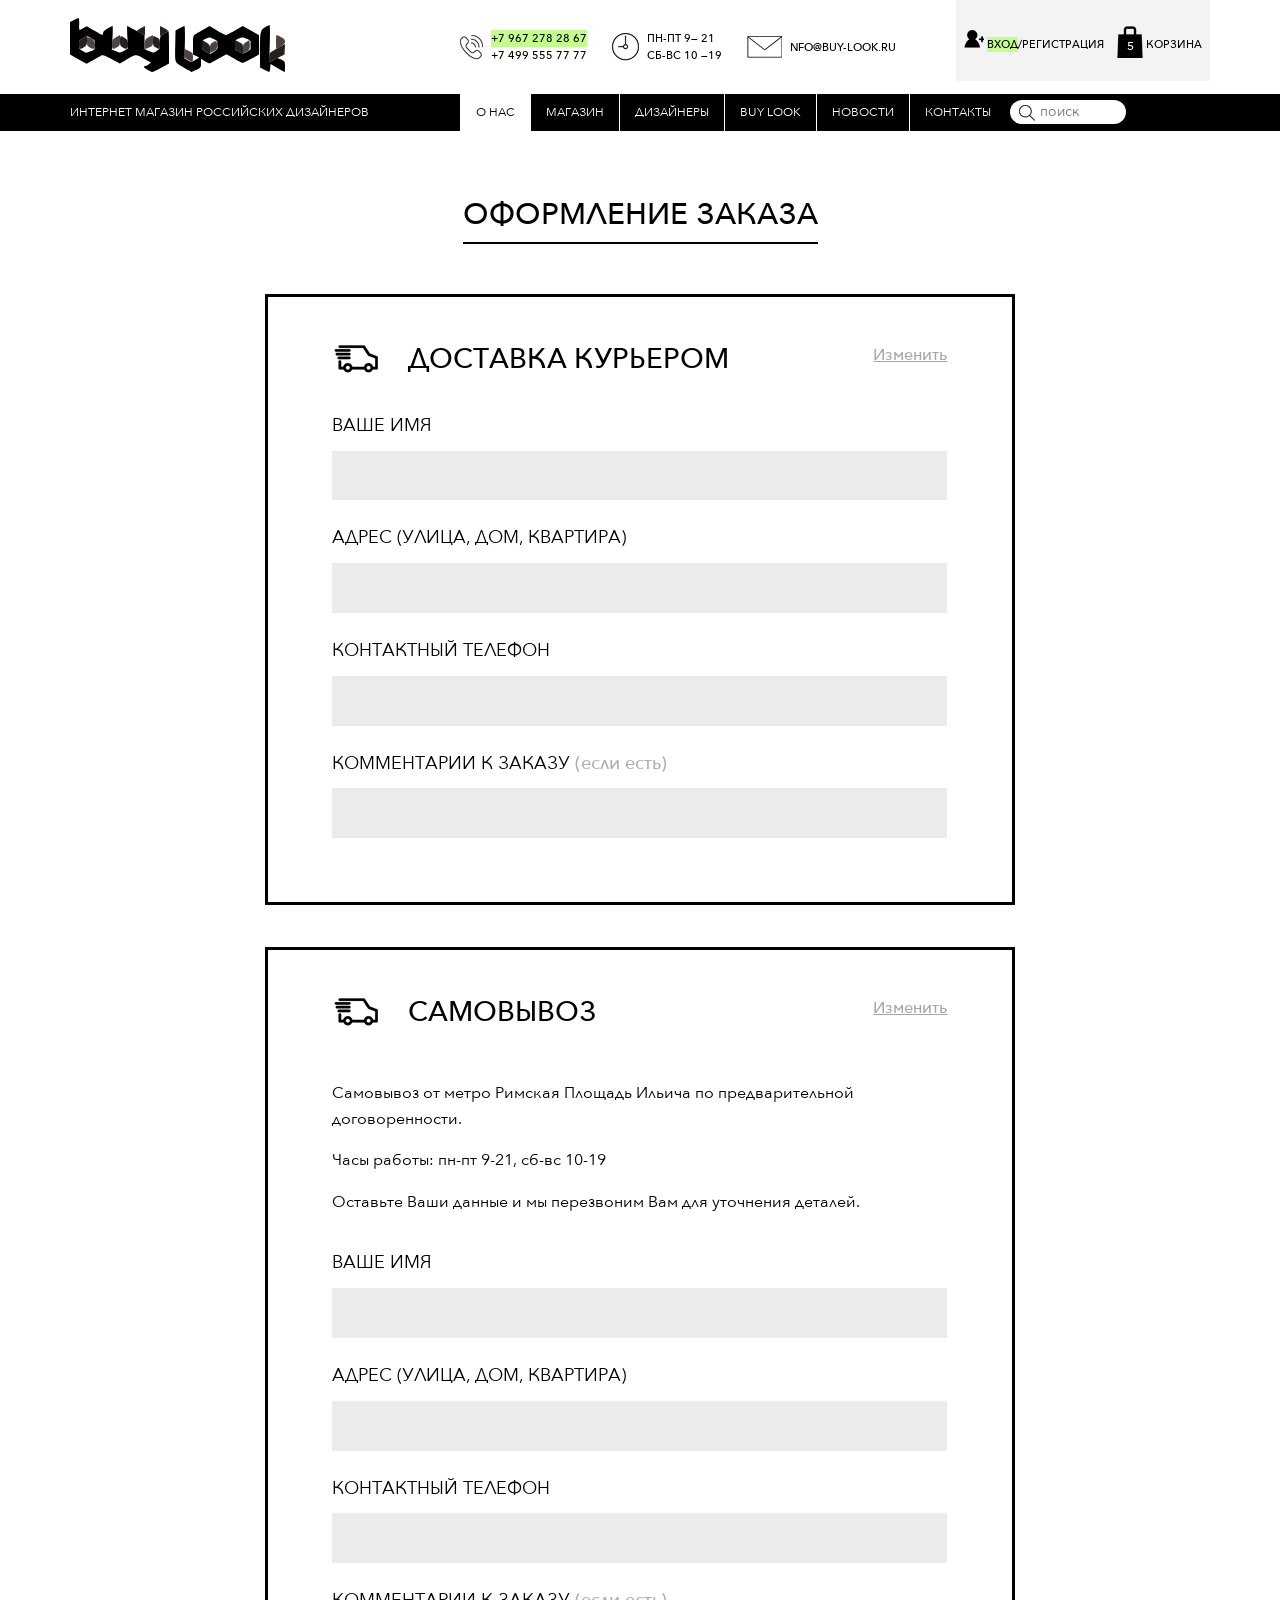
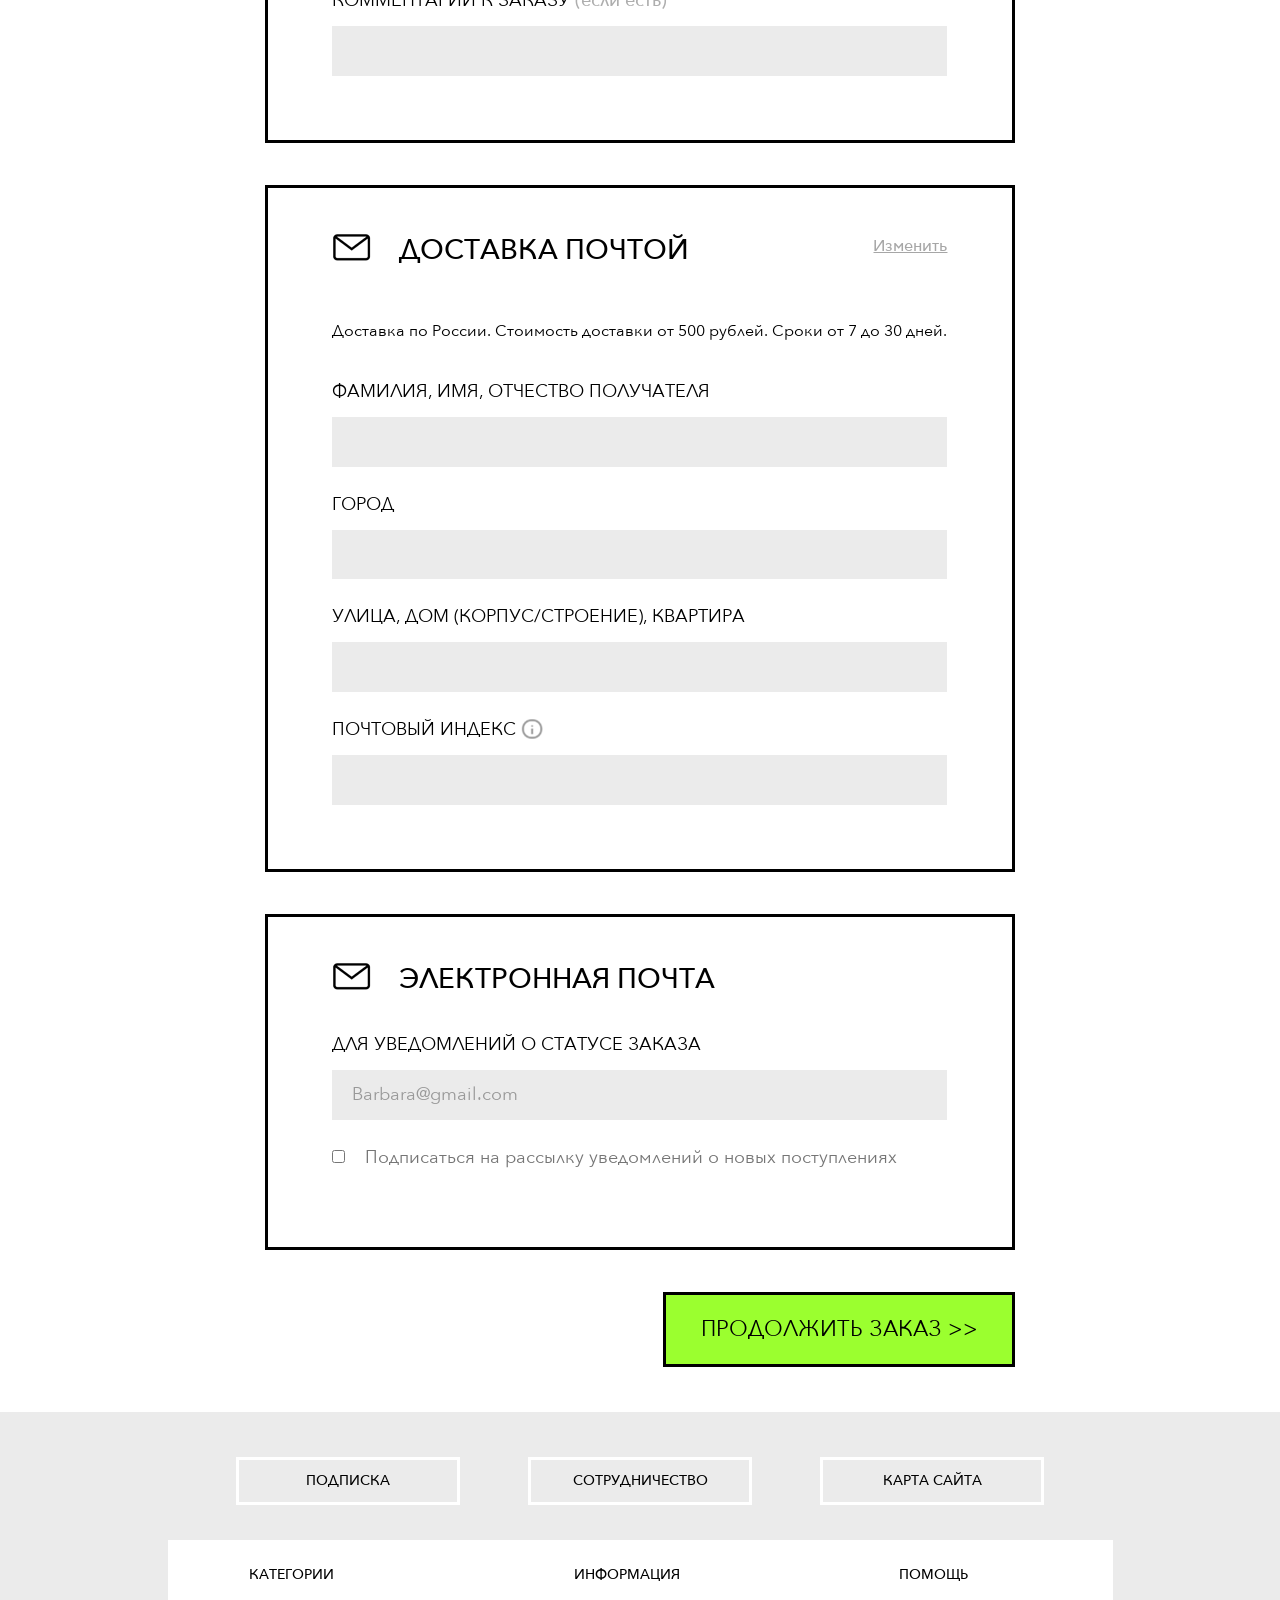
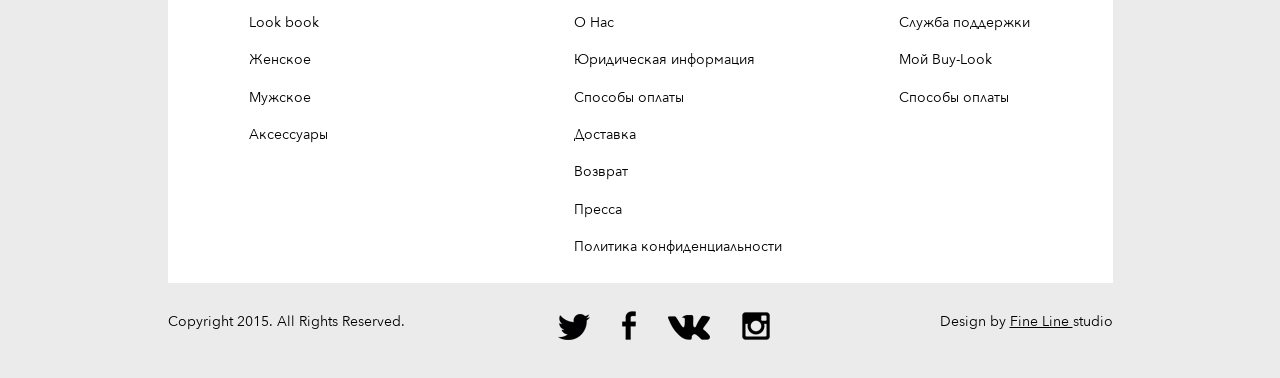
<file: delivery.html>
<!DOCTYPE html>
<html lang="ru">
  <head>
    <meta charset="utf-8">
    <title>Оформление</title>
    <meta name="description" content="">
    <link rel="shortcut icon" href="img/favicon/favicon.ico" type="image/x-icon">
    <link rel="apple-touch-icon" href="img/favicon/apple-touch-icon.png">
    <link rel="apple-touch-icon" sizes="72x72" href="img/favicon/apple-touch-icon-72x72.png">
    <link rel="apple-touch-icon" sizes="114x114" href="img/favicon/apple-touch-icon-114x114.png">
    <meta http-equiv="X-UA-Compatible" content="IE=edge">
    <meta name="viewport" content="width=device-width, initial-scale=1, maximum-scale=1">
    <link rel="stylesheet" href="css/main.css">
    <!--if lt IE 9
    script(src='js/html5shiv.min.js')
    script(src='js/es5-shim.min.js')
    script(src='js/html5shiv-printshiv.min.js')
    script(src='js/1.4.2/respond.min.js')
    
    -->
  </head>
  <body>
    <div id="my-wrapper">
      <div id="my-header">
        <header class="header">
          <div class="header__top">
            <div class="container header__relative">
              <div class="row">
                <div class="col-md-4"><a href="#" class="header__logo-wrap">
                    <picture>
                      <source srcset="img/logo.svg"><img src="img/logo.png" alt="логотип" title="buylook">
                    </picture></a></div>
                <div class="col-md-8 header__static">
                  <div class="header__info">
                    <div class="header__info-left">
                      <div class="header__top-item">
                        <div class="header__top-ico top-phone"></div>
                        <div class="header__top-text">
                          <div class="green">+7 967 278 28 67</div>
                          <div>+7 499 555 77 77</div>
                        </div>
                      </div>
                      <div class="header__top-item">
                        <div class="header__top-ico top-clock"></div>
                        <div class="header__top-text">
                          <div>Пн-пт 9— 21</div>
                          <div>Cб-вс 10 —19 </div>
                        </div>
                      </div>
                      <div class="header__top-item">
                        <div class="header__top-ico top-mail"></div>
                        <div class="header__top-text">
                          <div>nfo@buy-look.ru</div>
                        </div>
                      </div>
                    </div>
                    <div class="header__info-right">
                      <div class="header__enter">
                        <div class="header__reg">
                          <div class="header__reg-ico top-user"></div>
                          <div class="header__reg-links"><a href="#" class="green">Вход</a><a href="#">/регистрация</a></div>
                        </div>
                      </div>
                      <div class="header__cart"><a href="#" id="tooltip-cart" data-tooltip-content="#tooltip-cart_content" class="header__reg-ico top-cart tooltip-cart"><span class="header__cart-count">5</span></a>
                        <div class="header__reg-links"><a href="#">корзина </a></div>
                      </div>
                    </div>
                  </div>
                </div>
              </div>
            </div>
          </div>
          <div class="header__bottom">
            <div class="container header__relative">
              <div class="row">
                <div class="col-lg-4 col-md-6 col-sm-7">
                  <div class="header__bottom-descr">Интернет магазин российских дизайнеров</div>
                </div>
                <div class="col-lg-8 col-md-6 col-sm-5 header__static">
                  <nav class="desktop-menu hidden-md hidden-sm hidden-xs">
                    <ul class="header-menu">
                      <li class="header-menu__item header-menu__item--active"><a href="#" class="header-menu__link">о нас</a></li>
                      <li class="header-menu__item"><a href="#" class="header-menu__link">магазин</a></li>
                      <li class="header-menu__item"><a href="#" class="header-menu__link">дизайнеры</a></li>
                      <li class="header-menu__item"><a href="#" class="header-menu__link">buy look</a></li>
                      <li class="header-menu__item"><a href="#" class="header-menu__link">новости</a></li>
                      <li class="header-menu__item"><a href="#" class="header-menu__link">контакты</a></li>
                    </ul>
                  </nav>
                  <nav id="my-menu">
                    <ul class="header-menu header-menu--mobile hidden">
                      <li class="header-menu__item header-menu__item--active"><a href="#" class="header-menu__link">о нас</a></li>
                      <li class="header-menu__item"><a href="#" class="header-menu__link">магазин</a></li>
                      <li class="header-menu__item"><a href="#" class="header-menu__link">дизайнеры</a></li>
                      <li class="header-menu__item"><a href="#" class="header-menu__link">buy look</a></li>
                      <li class="header-menu__item"><a href="#" class="header-menu__link">новости</a></li>
                      <li class="header-menu__item"><a href="#" class="header-menu__link">контакты</a></li>
                    </ul>
                  </nav><a href="#my-menu" class="toggle-mnu hidden-lg"><span></span></a>
                  <form action="#" method="get" class="header__search">
                    <div class="header__search-inner">
                      <input type="text" name="search" placeholder="поиск">
                      <input type="submit">
                    </div>
                  </form>
                </div>
              </div>
            </div>
          </div>
        </header>
      </div>
      <div id="my-content">
        <section class="delivery sect-main">
          <div class="container">
            <div class="row">
              <div class="col-md-12">
                <div class="sect-title-wrap sect-title-wrap--center">
                  <h1>ОФОРМЛЕНИЕ ЗАКАЗА</h1>
                </div>
              </div>
            </div>
            <div class="row">
              <div class="col-md-8 col-md-offset-2">
                <form class="delivery__form">
                  <div class="delivery__form-groupe delivery__form-groupe--courier">
                    <div class="formwrapper">
                      <div class="row">
                        <div class="col-md-10 col-sm-10 col-sm-offset-1 col-md-offset-1">
                          <div class="delivery__form-title">
                            <div class="delivery__form-ico"></div>
                            <h3 class="delivery__form-name">ДОСТАВКА КУРЬЕРОМ</h3><a href="#" class="delivery__form-change">Изменить</a>
                          </div>
                          <label><span>ваше имя</span>
                            <input type="text" name="name">
                          </label>
                          <label><span>Адрес (улица, дом, квартира)</span>
                            <input type="text" name="location">
                          </label>
                          <label><span>КОНТАКТНЫЙ ТЕЛЕФОН</span>
                            <input type="text" name="phone">
                          </label>
                          <label><span>КОММЕНТАРИИ К ЗАКАЗУ <span class="form-graytext">(если есть)</span></span>
                            <input type="text" name="phone">
                          </label>
                        </div>
                      </div>
                    </div>
                  </div>
                  <div class="delivery__form-groupe delivery__form-groupe--self">
                    <div class="formwrapper">
                      <div class="row">
                        <div class="col-md-10 col-sm-10 col-sm-offset-1 col-md-offset-1">
                          <div class="delivery__form-title">
                            <div class="delivery__form-ico"></div>
                            <h3 class="delivery__form-name">САМОВЫВОЗ</h3><a href="#" class="delivery__form-change">Изменить</a>
                          </div>
                          <div class="delivery__form-descr">
                            <p>Самовывоз от метро Римская Площадь Ильича по предварительной договоренности.</p>
                            <p>Часы работы: пн-пт 9-21, сб-вс 10-19</p>
                            <p>Оставьте Ваши данные и мы перезвоним Вам для уточнения деталей.</p>
                          </div>
                          <label><span>ваше имя</span>
                            <input type="text" name="name">
                          </label>
                          <label><span>Адрес (улица, дом, квартира)</span>
                            <input type="text" name="location">
                          </label>
                          <label><span>КОНТАКТНЫЙ ТЕЛЕФОН</span>
                            <input type="text" name="phone">
                          </label>
                          <label><span>КОММЕНТАРИИ К ЗАКАЗУ <span class="form-graytext">(если есть)</span></span>
                            <input type="text" name="phone">
                          </label>
                        </div>
                      </div>
                    </div>
                  </div>
                  <div class="delivery__form-groupe delivery__form-groupe--mail-delivery">
                    <div class="formwrapper">
                      <div class="row">
                        <div class="col-md-10 col-sm-10 col-sm-offset-1 col-md-offset-1">
                          <div class="delivery__form-title">
                            <div class="delivery__form-ico"></div>
                            <h3 class="delivery__form-name">ДОСТАВКА ПОЧТОЙ</h3><a href="#" class="delivery__form-change">Изменить</a>
                          </div>
                          <div class="delivery__form-descr">
                            <p>Доставка по России. Стоимость доставки от 500 рублей. Сроки от 7 до 30 дней.</p>
                          </div>
                          <label><span>ФАМИЛИЯ, ИМЯ, ОТЧЕСТВО ПОЛУЧАТЕЛЯ</span>
                            <input type="text" name="name">
                          </label>
                          <label><span>Город</span>
                            <input type="text" name="location">
                          </label>
                          <label><span>улица, дом (корпус/строение), квартира</span>
                            <input type="text" name="adress">
                          </label>
                          <label><span>ПОЧТОВЫЙ индекс <a href="#" class="info-button"></a></span>
                            <input type="text" name="phone">
                          </label>
                        </div>
                      </div>
                    </div>
                  </div>
                  <div class="delivery__form-groupe delivery__form-groupe--mail-delivery">
                    <div class="formwrapper">
                      <div class="row">
                        <div class="col-md-10 col-sm-10 col-sm-offset-1 col-md-offset-1">
                          <div class="delivery__form-title">
                            <div class="delivery__form-ico"></div>
                            <h3 class="delivery__form-name">ЭЛЕКТРОННАЯ ПОЧТА</h3>
                          </div>
                          <label><span>ДЛЯ УВЕДОМЛЕНИЙ О СТАТУСЕ ЗАКАЗА</span>
                            <input type="text" name="email" placeholder="Barbara@gmail.com">
                          </label>
                          <label>
                            <input type="checkbox"><span class="delivery__form-personal">Подписаться на рассылку уведомлений о новых поступлениях</span>
                          </label>
                        </div>
                      </div>
                    </div>
                  </div>
                  <button class="button-green continue-ordering pull-right">продолжить заказ >></button>
                </form>
              </div>
            </div>
          </div>
        </section>
        <!-- Здесь пишем код-->
      </div>
      <div id="my-footer">
        <footer class="footer">
          <div class="footer__top">
            <div class="container">
              <div class="row">
                <div class="col-md-12">
                  <div class="footer__buttons"><a href="#" class="footer__button">подписка</a><a href="#" class="footer__button">сотрудничество</a><a href="#" class="footer__button">карта сайта</a></div>
                </div>
              </div>
              <div class="row">
                <div class="col-md-10 col-md-offset-1">
                  <div class="footer__inner">
                    <div class="row">
                      <div class="col-md-3 col-md-offset-1 col-sm-6 center-text">
                        <div class="footer__inner-item">
                          <h3 class="footer__title">категории</h3>
                          <ul>
                            <li><a href="#">Look book</a></li>
                            <li><a href="#">Женское</a></li>
                            <li><a href="#">Мужское</a></li>
                            <li><a href="#">Аксессуары</a></li>
                          </ul>
                        </div>
                      </div>
                      <div class="col-md-4 col-md-offset-1 col-sm-6 center-text">
                        <div class="footer__inner-item">
                          <h3 class="footer__title">информация</h3>
                          <ul>
                            <li><a href="#">О Нас</a></li>
                            <li><a href="#">Юридическая информация</a></li>
                            <li><a href="#">Способы оплаты</a></li>
                            <li><a href="#">Доставка</a></li>
                            <li><a href="#">Возврат</a></li>
                            <li><a href="#">Пресса</a></li>
                            <li><a href="#">Политика конфиденциальности</a></li>
                          </ul>
                        </div>
                      </div>
                      <div class="col-md-3 col-sm-12 center-text">
                        <div class="footer__inner-item">
                          <h3 class="footer__title">помощь</h3>
                          <ul>
                            <li><a href="#">Служба поддержки</a></li>
                            <li><a href="#">Мой Buy-Look</a></li>
                            <li><a href="#">Способы оплаты</a></li>
                          </ul>
                        </div>
                      </div>
                    </div>
                  </div>
                </div>
              </div>
            </div>
          </div>
          <div class="footer__bottom">
            <div class="container">
              <div class="row">
                <div class="col-md-3 col-md-offset-1 col-sm-6 col-xs-12">
                  <div class="copyright">Copyright 2015. All Rights Reserved.</div>
                </div>
                <div class="col-md-3 col-md-offset-1 col-sm-6 col-xs-12">
                  <ul class="footer__socials">
                    <li><a href="#" class="footer__socials-link footer-twi"></a></li>
                    <li><a href="#" class="footer__socials-link footer-fb"></a></li>
                    <li><a href="#" class="footer__socials-link footer-vk"></a></li>
                    <li><a href="#" class="footer__socials-link footer-inst"></a></li>
                  </ul>
                </div>
                <div class="col-md-3 col-offset-1 col-sm-12 col-xs-12">
                  <div class="creators">Design by <a href="some-site.ru">Fine Line </a>studio</div>
                </div>
              </div>
            </div>
          </div>
        </footer>
      </div>
    </div>
    <div class="popup-container">
      <div id="tooltip-cart_content" class="popup popup-cart">
        <div class="popup popup-cart__title">
          <div class="popup popup-cart__title-left">
            <div class="ico-cart"></div><span class="popup-cart__header">корзина</span><span>(</span><span class="popup-cart__count">5</span><span>)</span>
          </div><a href="#" class="popup popup-cart__look-link">Смотреть всё</a>
        </div>
        <div class="popup-cart__content">
          <div class="popup-cart__item"><img src="img/cart-1.jpg" alt="alt" class="popup-cart__img">
            <div class="popup-cart__item-text">
              <div class="popup-cart__item-title">LIME BLOSSOM Платье Миди Lilas</div><span class="popup-cart__item-color">терракотовый</span><span class="popup-cart__item-size">42</span><span class="popup-cart__item-count">1 шт</span>
              <div class="popup-cart__item-price">15 000<span class="ruble">Р</span></div>
            </div>
          </div>
          <div class="popup-cart__item"><img src="img/cart-2.jpg" alt="alt" class="popup-cart__img">
            <div class="popup-cart__item-text">
              <div class="popup-cart__item-title">LIME BLOSSOM Платье Миди Lilas</div><span class="popup-cart__item-color">голубой</span><span class="popup-cart__item-size">42</span><span class="popup-cart__item-count">1 шт</span>
              <div class="popup-cart__item-price">15 000<span class="ruble">Р</span></div>
            </div>
          </div>
          <div class="popup-cart__item"><img src="img/cart-3.jpg" alt="alt" class="popup-cart__img">
            <div class="popup-cart__item-text">
              <div class="popup-cart__item-title">LIME BLOSSOM Платье Миди Lilas</div><span class="popup-cart__item-color">терракотовый</span><span class="popup-cart__item-size">42</span><span class="popup-cart__item-count">1 шт</span>
              <div class="popup-cart__item-price">15 000<span class="ruble">Р</span></div>
            </div>
          </div>
        </div>
        <div class="popup-cart__summary green"><span>сумма заказа:</span><span class="popup-cart__summ">43 000<span class="ruble">Р</span></span></div><a href="#" class="popup-cart__ordering button-gray">оформить заказ >></a>
      </div>
    </div>
    <script src="js/libs.min.js"></script>
    <script src="js/common.js"></script>
  </body>
</html>
</file>
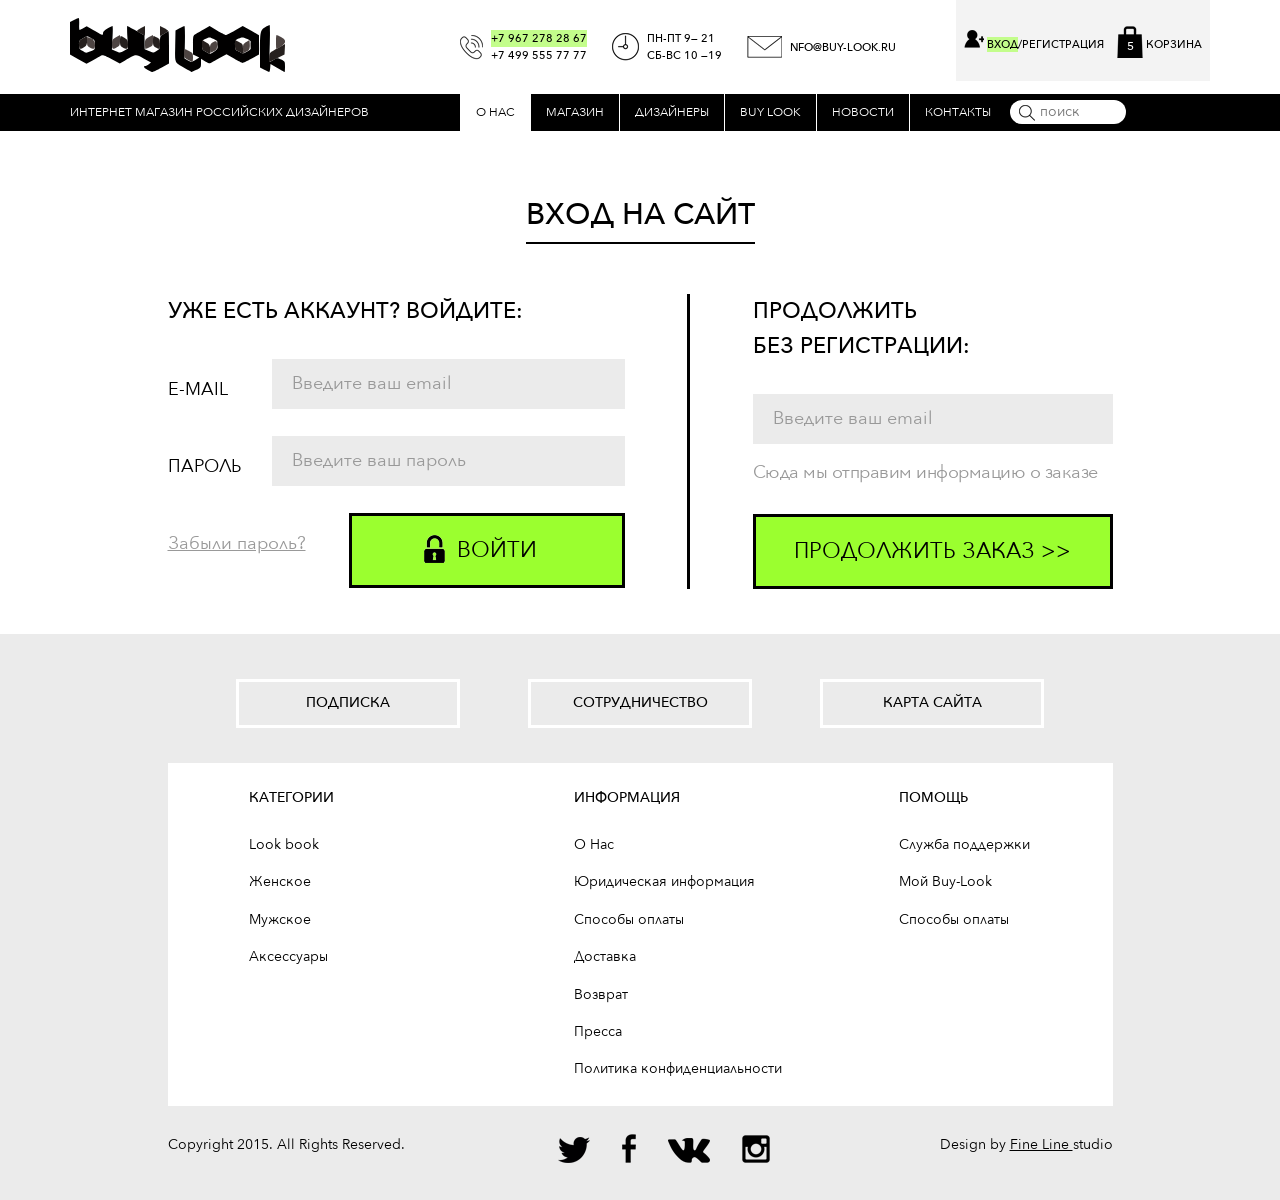
<file: enter.html>
<!DOCTYPE html>
<html lang="ru">
  <head>
    <meta charset="utf-8">
    <title>Вход</title>
    <meta name="description" content="">
    <link rel="shortcut icon" href="img/favicon/favicon.ico" type="image/x-icon">
    <link rel="apple-touch-icon" href="img/favicon/apple-touch-icon.png">
    <link rel="apple-touch-icon" sizes="72x72" href="img/favicon/apple-touch-icon-72x72.png">
    <link rel="apple-touch-icon" sizes="114x114" href="img/favicon/apple-touch-icon-114x114.png">
    <meta http-equiv="X-UA-Compatible" content="IE=edge">
    <meta name="viewport" content="width=device-width, initial-scale=1, maximum-scale=1">
    <link rel="stylesheet" href="css/main.css">
    <!--if lt IE 9
    script(src='js/html5shiv.min.js')
    script(src='js/es5-shim.min.js')
    script(src='js/html5shiv-printshiv.min.js')
    script(src='js/1.4.2/respond.min.js')
    
    -->
  </head>
  <body>
    <div id="my-wrapper">
      <div id="my-header">
        <header class="header">
          <div class="header__top">
            <div class="container header__relative">
              <div class="row">
                <div class="col-md-4"><a href="#" class="header__logo-wrap">
                    <picture>
                      <source srcset="img/logo.svg"><img src="img/logo.png" alt="логотип" title="buylook">
                    </picture></a></div>
                <div class="col-md-8 header__static">
                  <div class="header__info">
                    <div class="header__info-left">
                      <div class="header__top-item">
                        <div class="header__top-ico top-phone"></div>
                        <div class="header__top-text">
                          <div class="green">+7 967 278 28 67</div>
                          <div>+7 499 555 77 77</div>
                        </div>
                      </div>
                      <div class="header__top-item">
                        <div class="header__top-ico top-clock"></div>
                        <div class="header__top-text">
                          <div>Пн-пт 9— 21</div>
                          <div>Cб-вс 10 —19 </div>
                        </div>
                      </div>
                      <div class="header__top-item">
                        <div class="header__top-ico top-mail"></div>
                        <div class="header__top-text">
                          <div>nfo@buy-look.ru</div>
                        </div>
                      </div>
                    </div>
                    <div class="header__info-right">
                      <div class="header__enter">
                        <div class="header__reg">
                          <div class="header__reg-ico top-user"></div>
                          <div class="header__reg-links"><a href="#" class="green">Вход</a><a href="#">/регистрация</a></div>
                        </div>
                      </div>
                      <div class="header__cart"><a href="#" id="tooltip-cart" data-tooltip-content="#tooltip-cart_content" class="header__reg-ico top-cart tooltip-cart"><span class="header__cart-count">5</span></a>
                        <div class="header__reg-links"><a href="#">корзина </a></div>
                      </div>
                    </div>
                  </div>
                </div>
              </div>
            </div>
          </div>
          <div class="header__bottom">
            <div class="container header__relative">
              <div class="row">
                <div class="col-lg-4 col-md-6 col-sm-7">
                  <div class="header__bottom-descr">Интернет магазин российских дизайнеров</div>
                </div>
                <div class="col-lg-8 col-md-6 col-sm-5 header__static">
                  <nav class="desktop-menu hidden-md hidden-sm hidden-xs">
                    <ul class="header-menu">
                      <li class="header-menu__item header-menu__item--active"><a href="#" class="header-menu__link">о нас</a></li>
                      <li class="header-menu__item"><a href="#" class="header-menu__link">магазин</a></li>
                      <li class="header-menu__item"><a href="#" class="header-menu__link">дизайнеры</a></li>
                      <li class="header-menu__item"><a href="#" class="header-menu__link">buy look</a></li>
                      <li class="header-menu__item"><a href="#" class="header-menu__link">новости</a></li>
                      <li class="header-menu__item"><a href="#" class="header-menu__link">контакты</a></li>
                    </ul>
                  </nav>
                  <nav id="my-menu">
                    <ul class="header-menu header-menu--mobile hidden">
                      <li class="header-menu__item header-menu__item--active"><a href="#" class="header-menu__link">о нас</a></li>
                      <li class="header-menu__item"><a href="#" class="header-menu__link">магазин</a></li>
                      <li class="header-menu__item"><a href="#" class="header-menu__link">дизайнеры</a></li>
                      <li class="header-menu__item"><a href="#" class="header-menu__link">buy look</a></li>
                      <li class="header-menu__item"><a href="#" class="header-menu__link">новости</a></li>
                      <li class="header-menu__item"><a href="#" class="header-menu__link">контакты</a></li>
                    </ul>
                  </nav><a href="#my-menu" class="toggle-mnu hidden-lg"><span></span></a>
                  <form action="#" method="get" class="header__search">
                    <div class="header__search-inner">
                      <input type="text" name="search" placeholder="поиск">
                      <input type="submit">
                    </div>
                  </form>
                </div>
              </div>
            </div>
          </div>
        </header>
      </div>
      <div id="my-content">
        <section class="enter sect-main">
          <div class="container">
            <div class="row">
              <div class="col-md-12">
                <div class="sect-title-wrap sect-title-wrap--center">
                  <h1>вход на сайт</h1>
                </div>
              </div>
            </div>
            <div class="row row-with-line">
              <div class="col-lg-5 col-md-6 col-sm-6 col-lg-offset-1">
                <h3 class="enter__form-title enter__form-title--author">УЖЕ ЕСТЬ АККАУНТ? ВОЙДИТЕ:</h3>
                <form class="enter__form-author">
                  <label><span>e-mail</span>
                    <input type="text" name="name" placeholder="Введите ваш email">
                  </label>
                  <label><span>пароль</span>
                    <input type="text" name="password" placeholder="Введите ваш пароль">
                  </label>
                  <div class="enter__form-bottom"><a href="#" class="enter__form__forget">Забыли пароль?</a>
                    <button type="submit" class="button-green">войти</button>
                  </div>
                </form>
              </div>
              <div class="col-lg-4 col-md-5 col-sm-5 col-sm-offset-1 col-md-offset-1">
                <h3 class="enter__form-title">ПРОДОЛЖИТЬ <br>БЕЗ РЕГИСТРАЦИИ:</h3>
                <form class="enter__form-reg">
                  <input type="text" name="email" placeholder="Введите ваш email">
                  <div class="info-about">Сюда мы отправим информацию о заказе</div>
                  <button type="submit" class="button-green">ПРОДОЛЖИТЬ ЗАКАЗ >></button>
                </form>
              </div>
            </div>
          </div>
        </section>
        <!-- Здесь пишем код-->
      </div>
      <div id="my-footer">
        <footer class="footer">
          <div class="footer__top">
            <div class="container">
              <div class="row">
                <div class="col-md-12">
                  <div class="footer__buttons"><a href="#" class="footer__button">подписка</a><a href="#" class="footer__button">сотрудничество</a><a href="#" class="footer__button">карта сайта</a></div>
                </div>
              </div>
              <div class="row">
                <div class="col-md-10 col-md-offset-1">
                  <div class="footer__inner">
                    <div class="row">
                      <div class="col-md-3 col-md-offset-1 col-sm-6 center-text">
                        <div class="footer__inner-item">
                          <h3 class="footer__title">категории</h3>
                          <ul>
                            <li><a href="#">Look book</a></li>
                            <li><a href="#">Женское</a></li>
                            <li><a href="#">Мужское</a></li>
                            <li><a href="#">Аксессуары</a></li>
                          </ul>
                        </div>
                      </div>
                      <div class="col-md-4 col-md-offset-1 col-sm-6 center-text">
                        <div class="footer__inner-item">
                          <h3 class="footer__title">информация</h3>
                          <ul>
                            <li><a href="#">О Нас</a></li>
                            <li><a href="#">Юридическая информация</a></li>
                            <li><a href="#">Способы оплаты</a></li>
                            <li><a href="#">Доставка</a></li>
                            <li><a href="#">Возврат</a></li>
                            <li><a href="#">Пресса</a></li>
                            <li><a href="#">Политика конфиденциальности</a></li>
                          </ul>
                        </div>
                      </div>
                      <div class="col-md-3 col-sm-12 center-text">
                        <div class="footer__inner-item">
                          <h3 class="footer__title">помощь</h3>
                          <ul>
                            <li><a href="#">Служба поддержки</a></li>
                            <li><a href="#">Мой Buy-Look</a></li>
                            <li><a href="#">Способы оплаты</a></li>
                          </ul>
                        </div>
                      </div>
                    </div>
                  </div>
                </div>
              </div>
            </div>
          </div>
          <div class="footer__bottom">
            <div class="container">
              <div class="row">
                <div class="col-md-3 col-md-offset-1 col-sm-6 col-xs-12">
                  <div class="copyright">Copyright 2015. All Rights Reserved.</div>
                </div>
                <div class="col-md-3 col-md-offset-1 col-sm-6 col-xs-12">
                  <ul class="footer__socials">
                    <li><a href="#" class="footer__socials-link footer-twi"></a></li>
                    <li><a href="#" class="footer__socials-link footer-fb"></a></li>
                    <li><a href="#" class="footer__socials-link footer-vk"></a></li>
                    <li><a href="#" class="footer__socials-link footer-inst"></a></li>
                  </ul>
                </div>
                <div class="col-md-3 col-offset-1 col-sm-12 col-xs-12">
                  <div class="creators">Design by <a href="some-site.ru">Fine Line </a>studio</div>
                </div>
              </div>
            </div>
          </div>
        </footer>
      </div>
    </div>
    <div class="popup-container">
      <div id="tooltip-cart_content" class="popup popup-cart">
        <div class="popup popup-cart__title">
          <div class="popup popup-cart__title-left">
            <div class="ico-cart"></div><span class="popup-cart__header">корзина</span><span>(</span><span class="popup-cart__count">5</span><span>)</span>
          </div><a href="#" class="popup popup-cart__look-link">Смотреть всё</a>
        </div>
        <div class="popup-cart__content">
          <div class="popup-cart__item"><img src="img/cart-1.jpg" alt="alt" class="popup-cart__img">
            <div class="popup-cart__item-text">
              <div class="popup-cart__item-title">LIME BLOSSOM Платье Миди Lilas</div><span class="popup-cart__item-color">терракотовый</span><span class="popup-cart__item-size">42</span><span class="popup-cart__item-count">1 шт</span>
              <div class="popup-cart__item-price">15 000<span class="ruble">Р</span></div>
            </div>
          </div>
          <div class="popup-cart__item"><img src="img/cart-2.jpg" alt="alt" class="popup-cart__img">
            <div class="popup-cart__item-text">
              <div class="popup-cart__item-title">LIME BLOSSOM Платье Миди Lilas</div><span class="popup-cart__item-color">голубой</span><span class="popup-cart__item-size">42</span><span class="popup-cart__item-count">1 шт</span>
              <div class="popup-cart__item-price">15 000<span class="ruble">Р</span></div>
            </div>
          </div>
          <div class="popup-cart__item"><img src="img/cart-3.jpg" alt="alt" class="popup-cart__img">
            <div class="popup-cart__item-text">
              <div class="popup-cart__item-title">LIME BLOSSOM Платье Миди Lilas</div><span class="popup-cart__item-color">терракотовый</span><span class="popup-cart__item-size">42</span><span class="popup-cart__item-count">1 шт</span>
              <div class="popup-cart__item-price">15 000<span class="ruble">Р</span></div>
            </div>
          </div>
        </div>
        <div class="popup-cart__summary green"><span>сумма заказа:</span><span class="popup-cart__summ">43 000<span class="ruble">Р</span></span></div><a href="#" class="popup-cart__ordering button-gray">оформить заказ >></a>
      </div>
    </div>
    <script src="js/libs.min.js"></script>
    <script src="js/common.js"></script>
  </body>
</html>
</file>
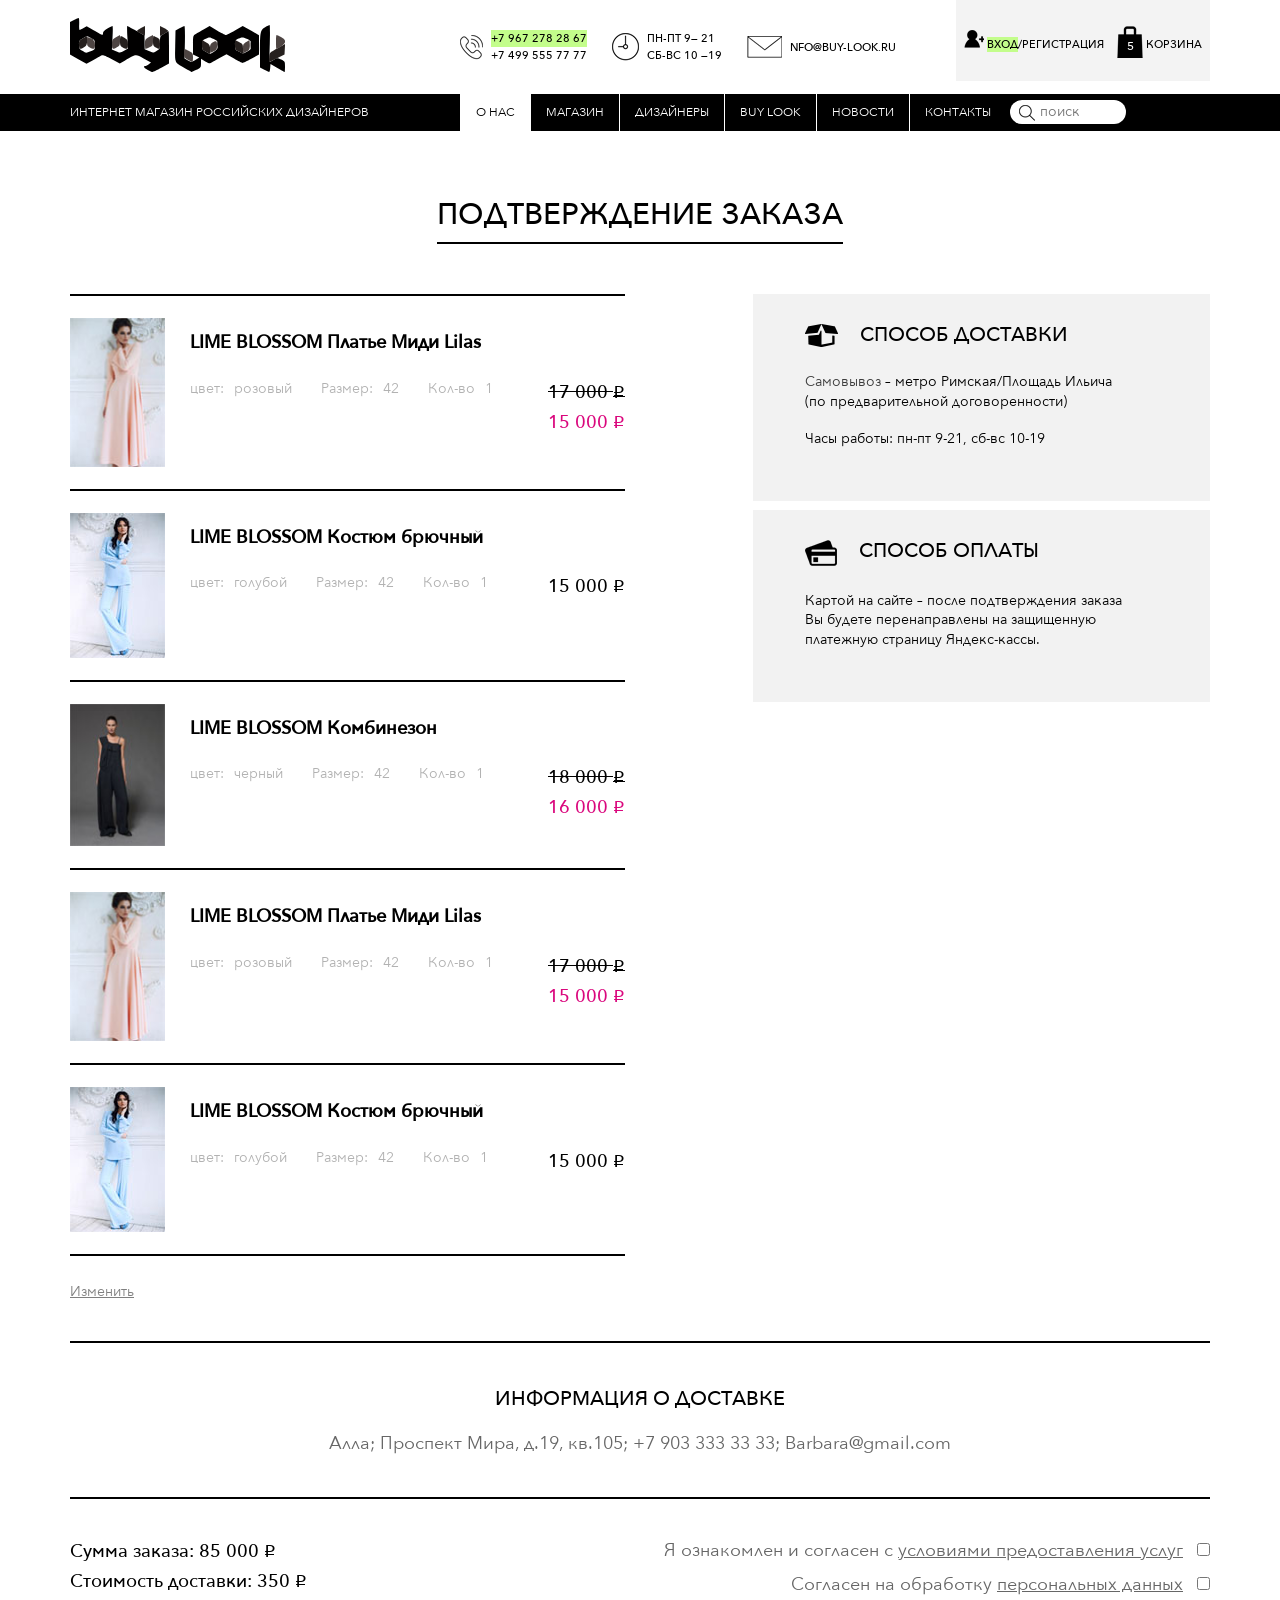
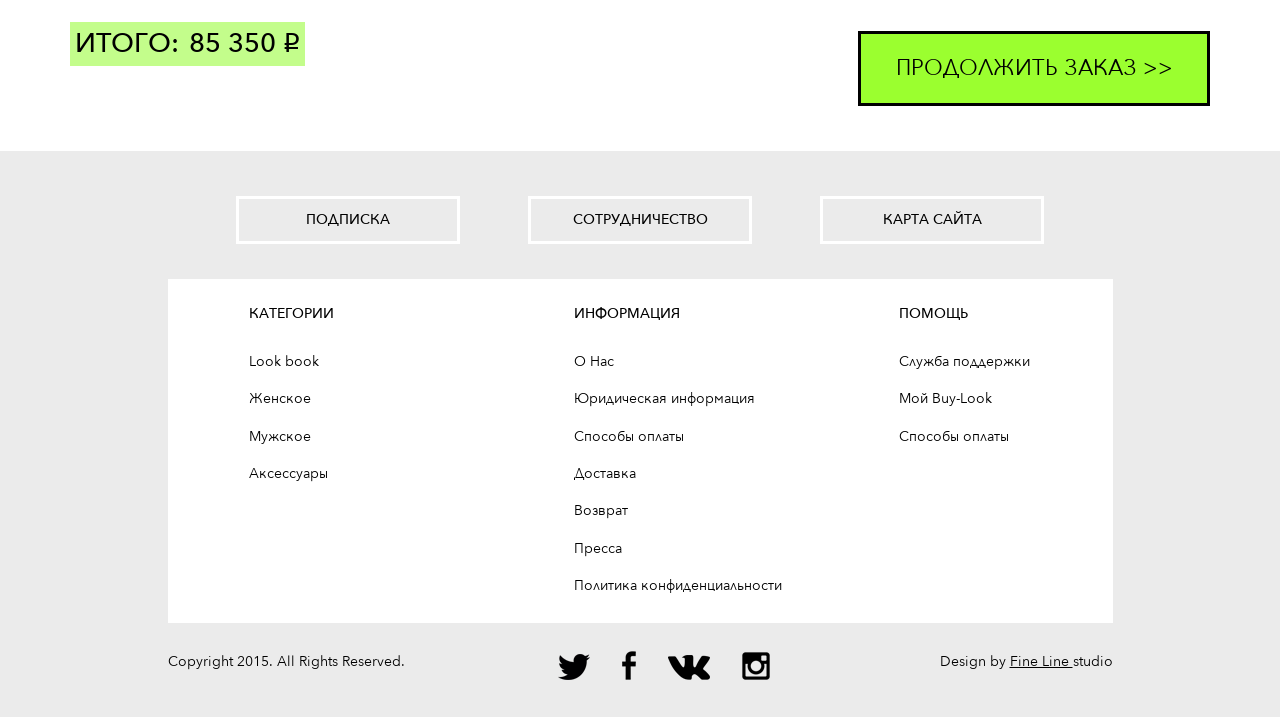
<file: order-confirmation.html>
<!DOCTYPE html>
<html lang="ru">
  <head>
    <meta charset="utf-8">
    <title>Подтверждение заказа</title>
    <meta name="description" content="">
    <link rel="shortcut icon" href="img/favicon/favicon.ico" type="image/x-icon">
    <link rel="apple-touch-icon" href="img/favicon/apple-touch-icon.png">
    <link rel="apple-touch-icon" sizes="72x72" href="img/favicon/apple-touch-icon-72x72.png">
    <link rel="apple-touch-icon" sizes="114x114" href="img/favicon/apple-touch-icon-114x114.png">
    <meta http-equiv="X-UA-Compatible" content="IE=edge">
    <meta name="viewport" content="width=device-width, initial-scale=1, maximum-scale=1">
    <link rel="stylesheet" href="css/main.css">
    <!--if lt IE 9
    script(src='js/html5shiv.min.js')
    script(src='js/es5-shim.min.js')
    script(src='js/html5shiv-printshiv.min.js')
    script(src='js/1.4.2/respond.min.js')
    
    -->
  </head>
  <body>
    <div id="my-wrapper">
      <div id="my-header">
        <header class="header">
          <div class="header__top">
            <div class="container header__relative">
              <div class="row">
                <div class="col-md-4"><a href="#" class="header__logo-wrap">
                    <picture>
                      <source srcset="img/logo.svg"><img src="img/logo.png" alt="логотип" title="buylook">
                    </picture></a></div>
                <div class="col-md-8 header__static">
                  <div class="header__info">
                    <div class="header__info-left">
                      <div class="header__top-item">
                        <div class="header__top-ico top-phone"></div>
                        <div class="header__top-text">
                          <div class="green">+7 967 278 28 67</div>
                          <div>+7 499 555 77 77</div>
                        </div>
                      </div>
                      <div class="header__top-item">
                        <div class="header__top-ico top-clock"></div>
                        <div class="header__top-text">
                          <div>Пн-пт 9— 21</div>
                          <div>Cб-вс 10 —19 </div>
                        </div>
                      </div>
                      <div class="header__top-item">
                        <div class="header__top-ico top-mail"></div>
                        <div class="header__top-text">
                          <div>nfo@buy-look.ru</div>
                        </div>
                      </div>
                    </div>
                    <div class="header__info-right">
                      <div class="header__enter">
                        <div class="header__reg">
                          <div class="header__reg-ico top-user"></div>
                          <div class="header__reg-links"><a href="#" class="green">Вход</a><a href="#">/регистрация</a></div>
                        </div>
                      </div>
                      <div class="header__cart"><a href="#" id="tooltip-cart" data-tooltip-content="#tooltip-cart_content" class="header__reg-ico top-cart tooltip-cart"><span class="header__cart-count">5</span></a>
                        <div class="header__reg-links"><a href="#">корзина </a></div>
                      </div>
                    </div>
                  </div>
                </div>
              </div>
            </div>
          </div>
          <div class="header__bottom">
            <div class="container header__relative">
              <div class="row">
                <div class="col-lg-4 col-md-6 col-sm-7">
                  <div class="header__bottom-descr">Интернет магазин российских дизайнеров</div>
                </div>
                <div class="col-lg-8 col-md-6 col-sm-5 header__static">
                  <nav class="desktop-menu hidden-md hidden-sm hidden-xs">
                    <ul class="header-menu">
                      <li class="header-menu__item header-menu__item--active"><a href="#" class="header-menu__link">о нас</a></li>
                      <li class="header-menu__item"><a href="#" class="header-menu__link">магазин</a></li>
                      <li class="header-menu__item"><a href="#" class="header-menu__link">дизайнеры</a></li>
                      <li class="header-menu__item"><a href="#" class="header-menu__link">buy look</a></li>
                      <li class="header-menu__item"><a href="#" class="header-menu__link">новости</a></li>
                      <li class="header-menu__item"><a href="#" class="header-menu__link">контакты</a></li>
                    </ul>
                  </nav>
                  <nav id="my-menu">
                    <ul class="header-menu header-menu--mobile hidden">
                      <li class="header-menu__item header-menu__item--active"><a href="#" class="header-menu__link">о нас</a></li>
                      <li class="header-menu__item"><a href="#" class="header-menu__link">магазин</a></li>
                      <li class="header-menu__item"><a href="#" class="header-menu__link">дизайнеры</a></li>
                      <li class="header-menu__item"><a href="#" class="header-menu__link">buy look</a></li>
                      <li class="header-menu__item"><a href="#" class="header-menu__link">новости</a></li>
                      <li class="header-menu__item"><a href="#" class="header-menu__link">контакты</a></li>
                    </ul>
                  </nav><a href="#my-menu" class="toggle-mnu hidden-lg"><span></span></a>
                  <form action="#" method="get" class="header__search">
                    <div class="header__search-inner">
                      <input type="text" name="search" placeholder="поиск">
                      <input type="submit">
                    </div>
                  </form>
                </div>
              </div>
            </div>
          </div>
        </header>
      </div>
      <div id="my-content">
        <section class="order-confirmation sect-main">
          <div class="container">
            <div class="row">
              <div class="col-md-12">
                <div class="sect-title-wrap sect-title-wrap--center">
                  <h1>Подтверждение заказа</h1>
                </div>
              </div>
            </div>
            <div class="row">
              <div class="col-md-6">
                <ul class="cart__list">
                  <li class="cart__item cart__item--sale">
                    <div class="cart__img-wrap"><img src="img/cart-1.jpg" alt="alt"></div>
                    <div class="cart__item-info">
                      <h4 class="cart__item-title">LIME BLOSSOM Платье Миди Lilas</h4>
                      <div class="cart__item-features">
                        <div class="prod-color"><span>цвет:</span><span>розовый</span></div>
                        <div class="prod-size"><span>Размер:</span><span>42</span></div>
                        <div class="prod-quantity"><span>Кол-во</span><span class="prod-count">1</span></div>
                      </div>
                      <div class="cart__item-price">
                        <div class="price-ordinary">17 000 <span class="ruble">Р</span></div>
                        <div class="price-sale">15 000 <span class="ruble">Р</span></div>
                      </div>
                    </div>
                  </li>
                  <li class="cart__item">
                    <div class="cart__img-wrap"><img src="img/cart-2.jpg" alt="alt"></div>
                    <div class="cart__item-info">
                      <h4 class="cart__item-title">LIME BLOSSOM Костюм брючный</h4>
                      <div class="cart__item-features">
                        <div class="prod-color"><span>цвет:</span><span>голубой</span></div>
                        <div class="prod-size"><span>Размер:</span><span>42</span></div>
                        <div class="prod-quantity"><span>Кол-во</span><span class="prod-count">1</span></div>
                      </div>
                      <div class="cart__item-price">
                        <div class="price-ordinary">15 000 <span class="ruble">Р</span></div>
                        <div class="price-sale">15 000 <span class="ruble">Р</span></div>
                      </div>
                    </div>
                  </li>
                  <li class="cart__item cart__item--sale">
                    <div class="cart__img-wrap"><img src="img/cart-3.jpg" alt="alt"></div>
                    <div class="cart__item-info">
                      <h4 class="cart__item-title">LIME BLOSSOM Комбинезон</h4>
                      <div class="cart__item-features">
                        <div class="prod-color"><span>цвет:</span><span>черный</span></div>
                        <div class="prod-size"><span>Размер:</span><span>42</span></div>
                        <div class="prod-quantity"><span>Кол-во</span><span class="prod-count">1</span></div>
                      </div>
                      <div class="cart__item-price">
                        <div class="price-ordinary">18 000 <span class="ruble">Р</span></div>
                        <div class="price-sale">16 000 <span class="ruble">Р</span></div>
                      </div>
                    </div>
                  </li>
                  <li class="cart__item cart__item--sale">
                    <div class="cart__img-wrap"><img src="img/cart-1.jpg" alt="alt"></div>
                    <div class="cart__item-info">
                      <h4 class="cart__item-title">LIME BLOSSOM Платье Миди Lilas</h4>
                      <div class="cart__item-features">
                        <div class="prod-color"><span>цвет:</span><span>розовый</span></div>
                        <div class="prod-size"><span>Размер:</span><span>42</span></div>
                        <div class="prod-quantity"><span>Кол-во</span><span class="prod-count">1</span></div>
                      </div>
                      <div class="cart__item-price">
                        <div class="price-ordinary">17 000 <span class="ruble">Р</span></div>
                        <div class="price-sale">15 000 <span class="ruble">Р</span></div>
                      </div>
                    </div>
                  </li>
                  <li class="cart__item">
                    <div class="cart__img-wrap"><img src="img/cart-2.jpg" alt="alt"></div>
                    <div class="cart__item-info">
                      <h4 class="cart__item-title">LIME BLOSSOM Костюм брючный</h4>
                      <div class="cart__item-features">
                        <div class="prod-color"><span>цвет:</span><span>голубой</span></div>
                        <div class="prod-size"><span>Размер:</span><span>42</span></div>
                        <div class="prod-quantity"><span>Кол-во</span><span class="prod-count">1</span></div>
                      </div>
                      <div class="cart__item-price">
                        <div class="price-ordinary">15 000 <span class="ruble">Р</span></div>
                        <div class="price-sale">15 000 <span class="ruble">Р</span></div>
                      </div>
                    </div>
                  </li>
                </ul><a href="#" class="order-confirmation__change">Изменить</a>
              </div>
              <div class="col-md-5 col-md-offset-1">
                <div class="cart__tips">
                  <div class="cart__tip">
                    <div class="order-confirmation__tip-header">
                      <div class="cart__tip-ico ico-box"></div>
                      <div class="cart__tip-title">СПОСОБ ДОСТАВКИ</div>
                    </div>
                    <p class="order-confirmation__tip-body"> <span class="tip-selection">Самовывоз</span> – метро Римская/Площадь Ильича (по предварительной договоренности)<span>Часы работы: пн-пт 9-21, сб-вс 10-19</span></p>
                  </div>
                  <div class="cart__tip">
                    <div class="order-confirmation__tip-header">
                      <div class="cart__tip-ico ico-payment"></div>
                      <div class="cart__tip-title">СПОСОБ ОПЛАТЫ</div>
                    </div>
                    <p class="order-confirmation__tip-body">
                       
                      Картой на сайте – после подтверждения заказа Вы будете перенаправлены на защищенную платежную страницу Яндекс-кассы.
                    </p>
                  </div>
                </div>
              </div>
            </div>
            <div class="row">
              <div class="col-md-12">
                <div class="horizontal-line"></div>
              </div>
            </div>
            <div class="row">
              <div class="col-md-12">
                <div class="order-confirmation__delivery-info">
                  <h3>Информация О доставке</h3>
                  <div class="order-confirmation__data">Алла; Проспект Мира, д.19, кв.105; +7 903 333 33 33; Barbara@gmail.com</div>
                </div>
              </div>
            </div>
            <div class="row">
              <div class="col-md-12">
                <div class="horizontal-line"></div>
              </div>
            </div>
            <div class="row">
              <div class="order-confirmation__bottom">
                <div class="col-md-6">
                  <div class="cart__result">
                    <div class="cart__summ"><span>Сумма заказа: </span><span class="cart__summ-number">85 000 <span class="ruble">Р</span></span></div>
                    <div class="cart__delivery"><span>Стоимость доставки: </span><span class="cart__summ-number">350 <span class="ruble">Р</span></span></div>
                    <div class="cart__final green"><span>итого:</span><span class="cart__final-number">85 350 <span class="ruble">Р</span></span></div>
                  </div>
                </div>
                <div class="col-md-6">
                  <form class="order-confirmation__bottom-right">
                    <label><span>Я ознакомлен и согласен с <a href="#">условиями предоставления услуг</a></span>
                      <input type="checkbox">
                    </label>
                    <label><span>Согласен на обработку <a href="#">персональных данных</a></span>
                      <input type="checkbox">
                    </label>
                    <button class="button-green continue-ordering">продолжить заказ >></button>
                  </form>
                </div>
              </div>
            </div>
          </div>
        </section>
        <!-- Здесь пишем код-->
      </div>
      <div id="my-footer">
        <footer class="footer">
          <div class="footer__top">
            <div class="container">
              <div class="row">
                <div class="col-md-12">
                  <div class="footer__buttons"><a href="#" class="footer__button">подписка</a><a href="#" class="footer__button">сотрудничество</a><a href="#" class="footer__button">карта сайта</a></div>
                </div>
              </div>
              <div class="row">
                <div class="col-md-10 col-md-offset-1">
                  <div class="footer__inner">
                    <div class="row">
                      <div class="col-md-3 col-md-offset-1 col-sm-6 center-text">
                        <div class="footer__inner-item">
                          <h3 class="footer__title">категории</h3>
                          <ul>
                            <li><a href="#">Look book</a></li>
                            <li><a href="#">Женское</a></li>
                            <li><a href="#">Мужское</a></li>
                            <li><a href="#">Аксессуары</a></li>
                          </ul>
                        </div>
                      </div>
                      <div class="col-md-4 col-md-offset-1 col-sm-6 center-text">
                        <div class="footer__inner-item">
                          <h3 class="footer__title">информация</h3>
                          <ul>
                            <li><a href="#">О Нас</a></li>
                            <li><a href="#">Юридическая информация</a></li>
                            <li><a href="#">Способы оплаты</a></li>
                            <li><a href="#">Доставка</a></li>
                            <li><a href="#">Возврат</a></li>
                            <li><a href="#">Пресса</a></li>
                            <li><a href="#">Политика конфиденциальности</a></li>
                          </ul>
                        </div>
                      </div>
                      <div class="col-md-3 col-sm-12 center-text">
                        <div class="footer__inner-item">
                          <h3 class="footer__title">помощь</h3>
                          <ul>
                            <li><a href="#">Служба поддержки</a></li>
                            <li><a href="#">Мой Buy-Look</a></li>
                            <li><a href="#">Способы оплаты</a></li>
                          </ul>
                        </div>
                      </div>
                    </div>
                  </div>
                </div>
              </div>
            </div>
          </div>
          <div class="footer__bottom">
            <div class="container">
              <div class="row">
                <div class="col-md-3 col-md-offset-1 col-sm-6 col-xs-12">
                  <div class="copyright">Copyright 2015. All Rights Reserved.</div>
                </div>
                <div class="col-md-3 col-md-offset-1 col-sm-6 col-xs-12">
                  <ul class="footer__socials">
                    <li><a href="#" class="footer__socials-link footer-twi"></a></li>
                    <li><a href="#" class="footer__socials-link footer-fb"></a></li>
                    <li><a href="#" class="footer__socials-link footer-vk"></a></li>
                    <li><a href="#" class="footer__socials-link footer-inst"></a></li>
                  </ul>
                </div>
                <div class="col-md-3 col-offset-1 col-sm-12 col-xs-12">
                  <div class="creators">Design by <a href="some-site.ru">Fine Line </a>studio</div>
                </div>
              </div>
            </div>
          </div>
        </footer>
      </div>
    </div>
    <div class="popup-container">
      <div id="tooltip-cart_content" class="popup popup-cart">
        <div class="popup popup-cart__title">
          <div class="popup popup-cart__title-left">
            <div class="ico-cart"></div><span class="popup-cart__header">корзина</span><span>(</span><span class="popup-cart__count">5</span><span>)</span>
          </div><a href="#" class="popup popup-cart__look-link">Смотреть всё</a>
        </div>
        <div class="popup-cart__content">
          <div class="popup-cart__item"><img src="img/cart-1.jpg" alt="alt" class="popup-cart__img">
            <div class="popup-cart__item-text">
              <div class="popup-cart__item-title">LIME BLOSSOM Платье Миди Lilas</div><span class="popup-cart__item-color">терракотовый</span><span class="popup-cart__item-size">42</span><span class="popup-cart__item-count">1 шт</span>
              <div class="popup-cart__item-price">15 000<span class="ruble">Р</span></div>
            </div>
          </div>
          <div class="popup-cart__item"><img src="img/cart-2.jpg" alt="alt" class="popup-cart__img">
            <div class="popup-cart__item-text">
              <div class="popup-cart__item-title">LIME BLOSSOM Платье Миди Lilas</div><span class="popup-cart__item-color">голубой</span><span class="popup-cart__item-size">42</span><span class="popup-cart__item-count">1 шт</span>
              <div class="popup-cart__item-price">15 000<span class="ruble">Р</span></div>
            </div>
          </div>
          <div class="popup-cart__item"><img src="img/cart-3.jpg" alt="alt" class="popup-cart__img">
            <div class="popup-cart__item-text">
              <div class="popup-cart__item-title">LIME BLOSSOM Платье Миди Lilas</div><span class="popup-cart__item-color">терракотовый</span><span class="popup-cart__item-size">42</span><span class="popup-cart__item-count">1 шт</span>
              <div class="popup-cart__item-price">15 000<span class="ruble">Р</span></div>
            </div>
          </div>
        </div>
        <div class="popup-cart__summary green"><span>сумма заказа:</span><span class="popup-cart__summ">43 000<span class="ruble">Р</span></span></div><a href="#" class="popup-cart__ordering button-gray">оформить заказ >></a>
      </div>
    </div>
    <script src="js/libs.min.js"></script>
    <script src="js/common.js"></script>
  </body>
</html>
</file>
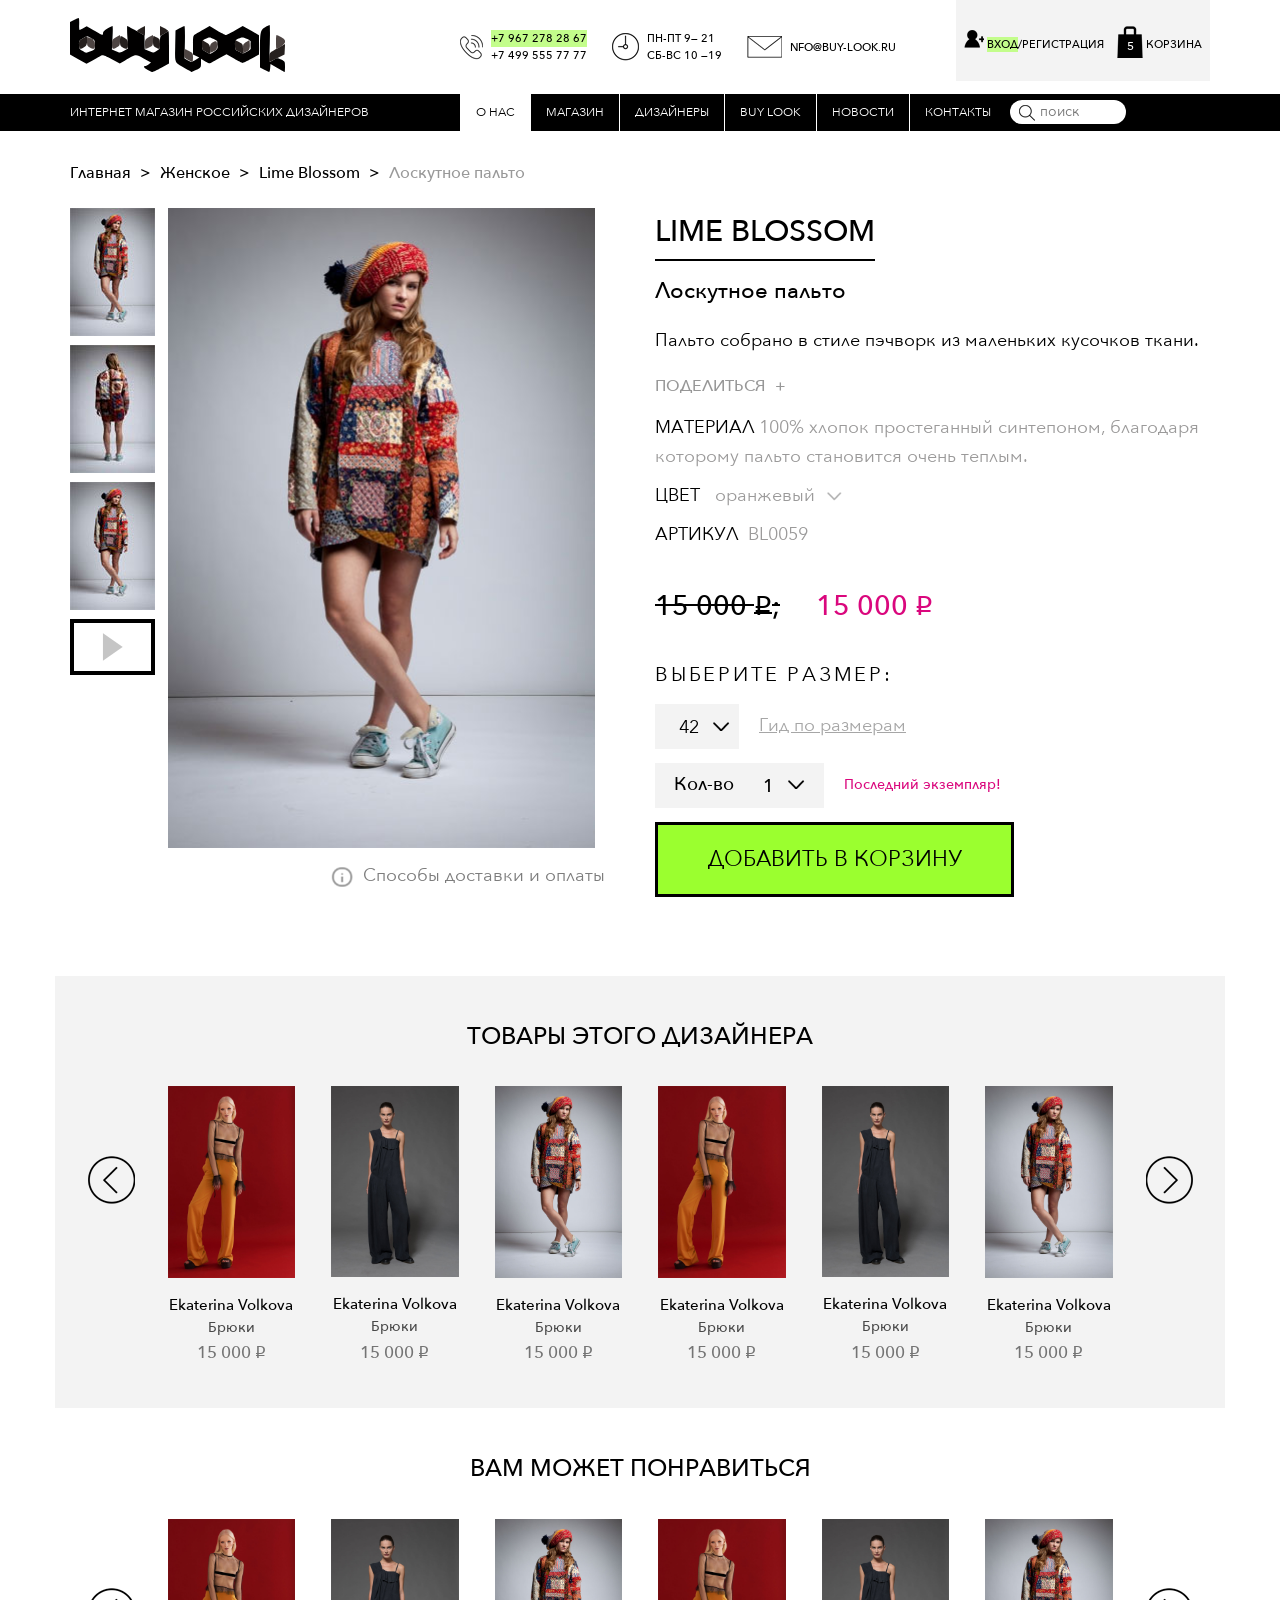
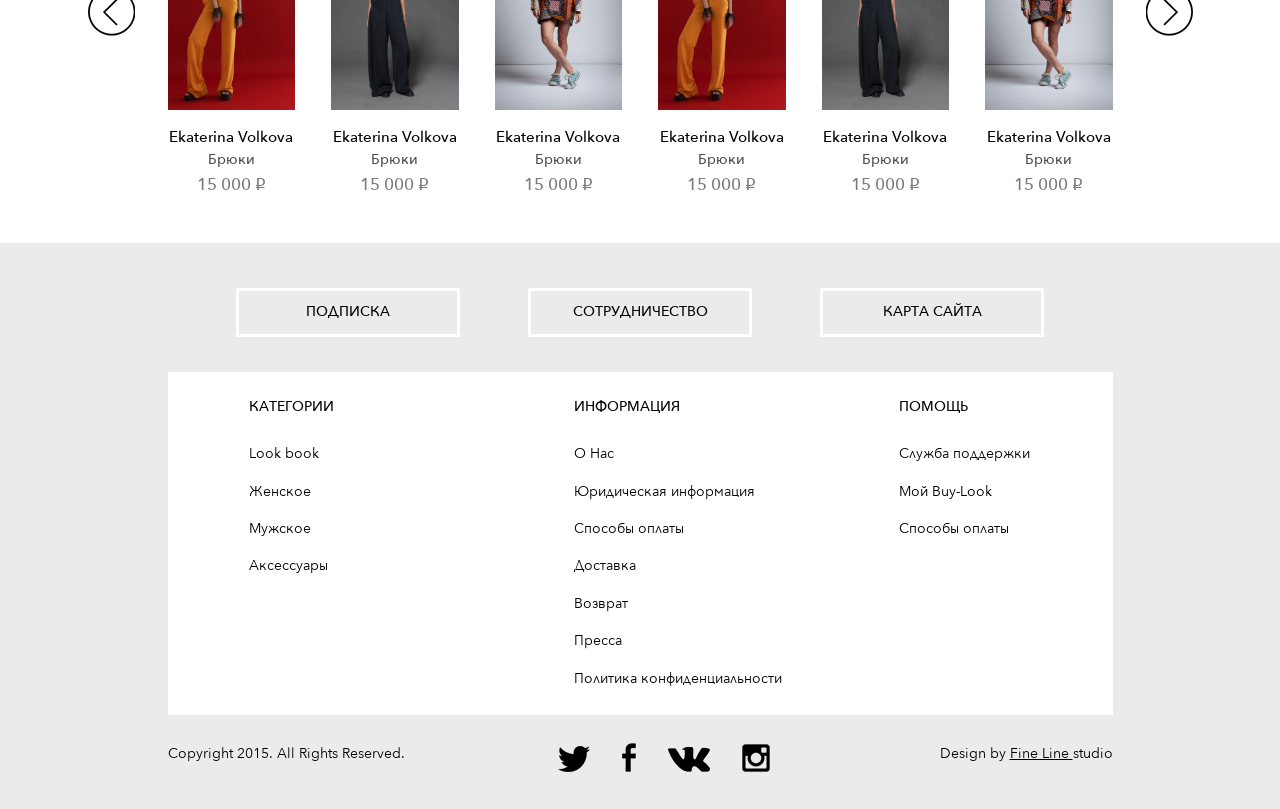
<file: product-card.html>
<!DOCTYPE html>
<html lang="ru">
  <head>
    <meta charset="utf-8">
    <title>Карточка товара </title>
    <meta name="description" content="">
    <link rel="shortcut icon" href="img/favicon/favicon.ico" type="image/x-icon">
    <link rel="apple-touch-icon" href="img/favicon/apple-touch-icon.png">
    <link rel="apple-touch-icon" sizes="72x72" href="img/favicon/apple-touch-icon-72x72.png">
    <link rel="apple-touch-icon" sizes="114x114" href="img/favicon/apple-touch-icon-114x114.png">
    <meta http-equiv="X-UA-Compatible" content="IE=edge">
    <meta name="viewport" content="width=device-width, initial-scale=1, maximum-scale=1">
    <link rel="stylesheet" href="css/main.css">
    <!--if lt IE 9
    script(src='js/html5shiv.min.js')
    script(src='js/es5-shim.min.js')
    script(src='js/html5shiv-printshiv.min.js')
    script(src='js/1.4.2/respond.min.js')
    
    -->
  </head>
  <body>
    <div id="my-wrapper">
      <div id="my-header">
        <header class="header">
          <div class="header__top">
            <div class="container header__relative">
              <div class="row">
                <div class="col-md-4"><a href="#" class="header__logo-wrap">
                    <picture>
                      <source srcset="img/logo.svg"><img src="img/logo.png" alt="логотип" title="buylook">
                    </picture></a></div>
                <div class="col-md-8 header__static">
                  <div class="header__info">
                    <div class="header__info-left">
                      <div class="header__top-item">
                        <div class="header__top-ico top-phone"></div>
                        <div class="header__top-text">
                          <div class="green">+7 967 278 28 67</div>
                          <div>+7 499 555 77 77</div>
                        </div>
                      </div>
                      <div class="header__top-item">
                        <div class="header__top-ico top-clock"></div>
                        <div class="header__top-text">
                          <div>Пн-пт 9— 21</div>
                          <div>Cб-вс 10 —19 </div>
                        </div>
                      </div>
                      <div class="header__top-item">
                        <div class="header__top-ico top-mail"></div>
                        <div class="header__top-text">
                          <div>nfo@buy-look.ru</div>
                        </div>
                      </div>
                    </div>
                    <div class="header__info-right">
                      <div class="header__enter">
                        <div class="header__reg">
                          <div class="header__reg-ico top-user"></div>
                          <div class="header__reg-links"><a href="#" class="green">Вход</a><a href="#">/регистрация</a></div>
                        </div>
                      </div>
                      <div class="header__cart"><a href="#" id="tooltip-cart" data-tooltip-content="#tooltip-cart_content" class="header__reg-ico top-cart tooltip-cart"><span class="header__cart-count">5</span></a>
                        <div class="header__reg-links"><a href="#">корзина </a></div>
                      </div>
                    </div>
                  </div>
                </div>
              </div>
            </div>
          </div>
          <div class="header__bottom">
            <div class="container header__relative">
              <div class="row">
                <div class="col-lg-4 col-md-6 col-sm-7">
                  <div class="header__bottom-descr">Интернет магазин российских дизайнеров</div>
                </div>
                <div class="col-lg-8 col-md-6 col-sm-5 header__static">
                  <nav class="desktop-menu hidden-md hidden-sm hidden-xs">
                    <ul class="header-menu">
                      <li class="header-menu__item header-menu__item--active"><a href="#" class="header-menu__link">о нас</a></li>
                      <li class="header-menu__item"><a href="#" class="header-menu__link">магазин</a></li>
                      <li class="header-menu__item"><a href="#" class="header-menu__link">дизайнеры</a></li>
                      <li class="header-menu__item"><a href="#" class="header-menu__link">buy look</a></li>
                      <li class="header-menu__item"><a href="#" class="header-menu__link">новости</a></li>
                      <li class="header-menu__item"><a href="#" class="header-menu__link">контакты</a></li>
                    </ul>
                  </nav>
                  <nav id="my-menu">
                    <ul class="header-menu header-menu--mobile hidden">
                      <li class="header-menu__item header-menu__item--active"><a href="#" class="header-menu__link">о нас</a></li>
                      <li class="header-menu__item"><a href="#" class="header-menu__link">магазин</a></li>
                      <li class="header-menu__item"><a href="#" class="header-menu__link">дизайнеры</a></li>
                      <li class="header-menu__item"><a href="#" class="header-menu__link">buy look</a></li>
                      <li class="header-menu__item"><a href="#" class="header-menu__link">новости</a></li>
                      <li class="header-menu__item"><a href="#" class="header-menu__link">контакты</a></li>
                    </ul>
                  </nav><a href="#my-menu" class="toggle-mnu hidden-lg"><span></span></a>
                  <form action="#" method="get" class="header__search">
                    <div class="header__search-inner">
                      <input type="text" name="search" placeholder="поиск">
                      <input type="submit">
                    </div>
                  </form>
                </div>
              </div>
            </div>
          </div>
        </header>
      </div>
      <div id="my-content">
        <div class="container">
          <div class="row">
            <div class="col-md-12">
              <div class="breadcrumbs">
                <ul>
                  <li><a href="#">Главная</a></li>
                  <li><a href="#">Женское</a></li>
                  <li><a href="#">Lime Blossom</a></li>
                  <li class="breadcrumbs-active"><a href="#">Лоскутное пальто</a></li>
                </ul>
              </div>
            </div>
          </div>
        </div>
        <section class="product-card__top sect-main">
          <div class="container">
            <div class="row">
              <div class="col-md-6">
                <div class="product-card__visual">
                  <div class="product-card__visual-list">
                    <div class="product-card__thumb"><img src="img/product-small-01.jpg" alt="alt"></div>
                    <div class="product-card__thumb"><img src="img/product-small-02.jpg" alt="alt"></div>
                    <div class="product-card__thumb"><img src="img/product-small-03.jpg" alt="alt"></div><a href="#" class="product-card__video-play"></a>
                  </div>
                  <div class="product-card__visual-display"><img src="img/product-large-01.jpg" alt="alt"></div>
                  <div class="product-card__visual-bottom"><span id="tooltip-delivery" data-tooltip-content="#tooltip-delivery_content" class="product-card__visual-methods tooltip">Способы доставки и оплаты</span></div>
                </div>
                <div class="popup-container">
                  <div id="tooltip-delivery_content" class="popup popup-methods">
                    <div class="ico-close"></div>
                    <div class="popup-methods__block">
                      <div class="popup-methods__title">
                        <div class="ico-box"></div><span>доставка</span>
                      </div>
                      <p><span class="popup-methods__selection">Самовывоз </span><span class="popup-methods__text">(Москва, м. Римская) - бесплатно.</span></p>
                      <p><span class="popup-methods__selection">Курьер </span><span class="popup-methods__text">(Москва) 350-500 р. Сроки доставки 1-3 дня.</span></p>
                      <p><span class="popup-methods__selection">Почта России </span><span class="popup-methods__text">(по всей России) - 500 р. Сроки доставки 7-30 дней.</span></p>
                    </div>
                    <div class="popup-methods__title">
                      <div class="ico-payment"></div><span>оплата</span>
                    </div>
                    <p><span class="popup-methods__selection">Картой на сайте</span></p>
                    <p><span class="popup-methods__selection">Наличными</span></p>
                  </div>
                </div>
              </div>
              <div class="col-md-6">
                <div class="sect-title-wrap">
                  <h1>lime Blossom</h1>
                </div>
                <div class="product-card__top-name">Лоскутное пальто</div>
                <p class="product-card__top-description">
                   
                  Пальто собрано в стиле пэчворк из маленьких кусочков ткани.
                </p>
                <div class="product-card__top-socials"><a href="#" class="socials-toggle">Поделиться</a>
                  <ul class="socials-list">
                    <li><a href="#" class="socials-link ico-fb"></a></li>
                    <li><a href="#" class="socials-link ico-vk"></a></li>
                    <li><a href="#" class="socials-link ico-twi"></a></li>
                    <li><a href="#" class="socials-link ico-inst"></a></li>
                    <li><a href="#" class="socials-link ico-pint"></a></li>
                    <li><a href="#" class="socials-link ico-g"></a></li>
                    <li><a href="#" class="socials-link ico-em"></a></li>
                  </ul>
                </div>
                <div class="product-card__top-material"><span>материал</span> 100% хлопок простеганный синтепоном, благодаря которому пальто становится очень теплым. </div>
                <div class="product-card__top-color"><span>цвет</span>
                  <select name="color" class="select-color">
                    <option value="оранжевый" selected="selected">оранжевый</option>
                    <option value="голубой">голубой</option>
                    <option value="черный">черный</option>
                  </select>
                </div>
                <div class="product-card__top-article"><span>Артикул  </span><span class="article-number">BL0059</span></div>
                <div class="product-card__top-prices"><span class="product-card__top-ordinary ordinary-destroy">15 000 <span class="ruble">Р</span>;</span><span class="product-card__top-sale">15 000 <span class="ruble">Р</span></span></div>
                <div class="product-card__top-size">
                  <div class="size-title">ВЫБЕРИТЕ РАЗМЕР:</div>
                  <div class="size-number">
                    <select name="size" class="select-size">
                      <option value="42" selected="selected">42</option>
                      <option value="43">43</option>
                      <option value="44">44</option>
                      <option value="44">44</option>
                      <option value="45">45</option>
                      <option value="45">45</option>
                      <option value="46">46</option>
                      <option value="46">46</option>
                      <option value="47">47</option>
                    </select><span id="tooltip-sizes" data-tooltip-content="#tooltip-sizes_content" class="size-table-link tooltip">Гид по размерам</span>
                  </div>
                </div>
                <div class="popup-container">
                  <div id="tooltip-sizes_content" class="popup-sizes men-top">
                    <div class="ico-close"></div>
                    <div class="popup-sizes__title"><span>ТАБЛИЦА МУЖСКИХ РАЗМЕРОВ</span><span class="gray-text">(верх)</span></div>
                    <table>
                      <tr>
                        <th>RUS</th>
                        <th>международный<br>размер</th>
                        <th>обхват <br>груди</th>
                        <th>обхват<br>талии</th>
                        <th>обхват<br>бедер</th>
                        <th>длина<br>рукава</th>
                      </tr>
                      <tr>
                        <td>44</td>
                        <td>xxs</td>
                        <td>88</td>
                        <td>70</td>
                        <td>92</td>
                        <td>59</td>
                      </tr>
                      <tr>
                        <td>46</td>
                        <td>xs</td>
                        <td>92</td>
                        <td>76</td>
                        <td>96</td>
                        <td>60</td>
                      </tr>
                      <tr>
                        <td>48</td>
                        <td>s</td>
                        <td>96</td>
                        <td>82</td>
                        <td>100</td>
                        <td>61</td>
                      </tr>
                      <tr>
                        <td>50</td>
                        <td>m</td>
                        <td>100</td>
                        <td>88</td>
                        <td>104</td>
                        <td>62</td>
                      </tr>
                      <tr>
                        <td>52</td>
                        <td>l</td>
                        <td>104</td>
                        <td>94</td>
                        <td>108</td>
                        <td>63</td>
                      </tr>
                      <tr>
                        <td>54</td>
                        <td>xl</td>
                        <td>108</td>
                        <td>100</td>
                        <td>112</td>
                        <td>63</td>
                      </tr>
                      <tr>
                        <td>56</td>
                        <td>xxl</td>
                        <td>112</td>
                        <td>106</td>
                        <td>116</td>
                        <td>64</td>
                      </tr>
                      <tr>
                        <td>58</td>
                        <td>xxxl</td>
                        <td>116</td>
                        <td>112</td>
                        <td>120</td>
                        <td>64</td>
                      </tr>
                      <tr>
                        <td>60</td>
                        <td>xxxl</td>
                        <td>120</td>
                        <td>118</td>
                        <td>124</td>
                        <td>65</td>
                      </tr>
                      <tr>
                        <td>62</td>
                        <td>xxxl</td>
                        <td>124</td>
                        <td>120</td>
                        <td>128</td>
                        <td>65</td>
                      </tr>
                      <tr>
                        <td>64</td>
                        <td>4xl</td>
                        <td>128</td>
                        <td>124</td>
                        <td>132</td>
                        <td>66</td>
                      </tr>
                      <tr>
                        <td>66</td>
                        <td>4xl</td>
                        <td>132</td>
                        <td>128</td>
                        <td>136</td>
                        <td>66</td>
                      </tr>
                    </table>
                  </div>
                </div>
                <div class="product-card__top-quantity">
                  <div class="gray"><span>Кол-во</span>
                    <select name="count" class="prod-select-quantity">
                      <option value="1" selected="selected">1</option>
                      <option value="2">2</option>
                      <option value="3">3</option>
                      <option value="3">3</option>
                      <option value="3">3</option>
                      <option value="3">3</option>
                      <option value="5">5</option>
                    </select>
                  </div><span class="last-item">Последний экземпляр!	</span>
                </div>
                <button class="button-green add-to-cart">ДОБАВИТЬ В КОРЗИНУ</button>
              </div>
            </div>
          </div>
        </section>
        <section class="sect-main product-card__prod-slider">
          <div class="container product-card__paddings gray">
            <div class="row">
              <div class="col-md-12">
                <h2>ТОВАРЫ ЭТОГО ДИЗАЙНЕРА</h2>
              </div>
            </div>
            <div class="row">
              <div class="col-md-10 col-md-offset-1">
                <div class="product-card__slider">
                  <div id="designer-products" class="owl-carousel"><a href="#" class="product-card__slider-item">
                      <div class="product-card__slider-img-wrap"><img src="img/slider-01.jpg" alt="alt"></div>
                      <div class="product-card__slider-title">Ekaterina Volkova</div>
                      <div class="product-card__slider-model">Брюки</div>
                      <div class="product-card__slider-price">15 000 <span class="ruble">Р</span></div></a><a href="#" class="product-card__slider-item">
                      <div class="product-card__slider-img-wrap"><img src="img/slider-02.jpg" alt="alt"></div>
                      <div class="product-card__slider-title">Ekaterina Volkova</div>
                      <div class="product-card__slider-model">Брюки</div>
                      <div class="product-card__slider-price">15 000 <span class="ruble">Р</span></div></a><a href="#" class="product-card__slider-item">
                      <div class="product-card__slider-img-wrap"><img src="img/slider-03.jpg" alt="alt"></div>
                      <div class="product-card__slider-title">Ekaterina Volkova</div>
                      <div class="product-card__slider-model">Брюки</div>
                      <div class="product-card__slider-price">15 000 <span class="ruble">Р</span></div></a><a href="#" class="product-card__slider-item">
                      <div class="product-card__slider-img-wrap"><img src="img/slider-01.jpg" alt="alt"></div>
                      <div class="product-card__slider-title">Ekaterina Volkova</div>
                      <div class="product-card__slider-model">Брюки</div>
                      <div class="product-card__slider-price">15 000 <span class="ruble">Р</span></div></a><a href="#" class="product-card__slider-item">
                      <div class="product-card__slider-img-wrap"><img src="img/slider-02.jpg" alt="alt"></div>
                      <div class="product-card__slider-title">Ekaterina Volkova</div>
                      <div class="product-card__slider-model">Брюки</div>
                      <div class="product-card__slider-price">15 000 <span class="ruble">Р</span></div></a><a href="#" class="product-card__slider-item">
                      <div class="product-card__slider-img-wrap"><img src="img/slider-03.jpg" alt="alt"></div>
                      <div class="product-card__slider-title">Ekaterina Volkova</div>
                      <div class="product-card__slider-model">Брюки</div>
                      <div class="product-card__slider-price">15 000 <span class="ruble">Р</span></div></a><a href="#" class="product-card__slider-item">
                      <div class="product-card__slider-img-wrap"><img src="img/slider-03.jpg" alt="alt"></div>
                      <div class="product-card__slider-title">Ekaterina Volkova</div>
                      <div class="product-card__slider-model">Брюки</div>
                      <div class="product-card__slider-price">15 000 <span class="ruble">Р</span></div></a></div>
                </div>
              </div>
            </div>
          </div>
        </section>
        <section class="product-card__similar-slider">
          <div class="container">
            <div class="row">
              <div class="col-md-12">
                <h2>ВАМ МОЖЕТ ПОНРАВИТЬСЯ</h2>
              </div>
            </div>
            <div class="row">
              <div class="col-md-10 col-md-offset-1">
                <div class="product-card__slider">
                  <div id="similar-products" class="owl-carousel"><a href="#" class="product-card__slider-item">
                      <div class="product-card__slider-img-wrap"><img src="img/slider-01.jpg" alt="alt"></div>
                      <div class="product-card__slider-title">Ekaterina Volkova</div>
                      <div class="product-card__slider-model">Брюки</div>
                      <div class="product-card__slider-price">15 000 <span class="ruble">Р</span></div></a><a href="#" class="product-card__slider-item">
                      <div class="product-card__slider-img-wrap"><img src="img/slider-02.jpg" alt="alt"></div>
                      <div class="product-card__slider-title">Ekaterina Volkova</div>
                      <div class="product-card__slider-model">Брюки</div>
                      <div class="product-card__slider-price">15 000 <span class="ruble">Р</span></div></a><a href="#" class="product-card__slider-item">
                      <div class="product-card__slider-img-wrap"><img src="img/slider-03.jpg" alt="alt"></div>
                      <div class="product-card__slider-title">Ekaterina Volkova</div>
                      <div class="product-card__slider-model">Брюки</div>
                      <div class="product-card__slider-price">15 000 <span class="ruble">Р</span></div></a><a href="#" class="product-card__slider-item">
                      <div class="product-card__slider-img-wrap"><img src="img/slider-01.jpg" alt="alt"></div>
                      <div class="product-card__slider-title">Ekaterina Volkova</div>
                      <div class="product-card__slider-model">Брюки</div>
                      <div class="product-card__slider-price">15 000 <span class="ruble">Р</span></div></a><a href="#" class="product-card__slider-item">
                      <div class="product-card__slider-img-wrap"><img src="img/slider-02.jpg" alt="alt"></div>
                      <div class="product-card__slider-title">Ekaterina Volkova</div>
                      <div class="product-card__slider-model">Брюки</div>
                      <div class="product-card__slider-price">15 000 <span class="ruble">Р</span></div></a><a href="#" class="product-card__slider-item">
                      <div class="product-card__slider-img-wrap"><img src="img/slider-03.jpg" alt="alt"></div>
                      <div class="product-card__slider-title">Ekaterina Volkova</div>
                      <div class="product-card__slider-model">Брюки</div>
                      <div class="product-card__slider-price">15 000 <span class="ruble">Р</span></div></a><a href="#" class="product-card__slider-item">
                      <div class="product-card__slider-img-wrap"><img src="img/slider-03.jpg" alt="alt"></div>
                      <div class="product-card__slider-title">Ekaterina Volkova</div>
                      <div class="product-card__slider-model">Брюки</div>
                      <div class="product-card__slider-price">15 000 <span class="ruble">Р</span></div></a></div>
                </div>
              </div>
            </div>
          </div>
        </section>
        <!-- Здесь пишем код-->
      </div>
      <div id="my-footer">
        <footer class="footer">
          <div class="footer__top">
            <div class="container">
              <div class="row">
                <div class="col-md-12">
                  <div class="footer__buttons"><a href="#" class="footer__button">подписка</a><a href="#" class="footer__button">сотрудничество</a><a href="#" class="footer__button">карта сайта</a></div>
                </div>
              </div>
              <div class="row">
                <div class="col-md-10 col-md-offset-1">
                  <div class="footer__inner">
                    <div class="row">
                      <div class="col-md-3 col-md-offset-1 col-sm-6 center-text">
                        <div class="footer__inner-item">
                          <h3 class="footer__title">категории</h3>
                          <ul>
                            <li><a href="#">Look book</a></li>
                            <li><a href="#">Женское</a></li>
                            <li><a href="#">Мужское</a></li>
                            <li><a href="#">Аксессуары</a></li>
                          </ul>
                        </div>
                      </div>
                      <div class="col-md-4 col-md-offset-1 col-sm-6 center-text">
                        <div class="footer__inner-item">
                          <h3 class="footer__title">информация</h3>
                          <ul>
                            <li><a href="#">О Нас</a></li>
                            <li><a href="#">Юридическая информация</a></li>
                            <li><a href="#">Способы оплаты</a></li>
                            <li><a href="#">Доставка</a></li>
                            <li><a href="#">Возврат</a></li>
                            <li><a href="#">Пресса</a></li>
                            <li><a href="#">Политика конфиденциальности</a></li>
                          </ul>
                        </div>
                      </div>
                      <div class="col-md-3 col-sm-12 center-text">
                        <div class="footer__inner-item">
                          <h3 class="footer__title">помощь</h3>
                          <ul>
                            <li><a href="#">Служба поддержки</a></li>
                            <li><a href="#">Мой Buy-Look</a></li>
                            <li><a href="#">Способы оплаты</a></li>
                          </ul>
                        </div>
                      </div>
                    </div>
                  </div>
                </div>
              </div>
            </div>
          </div>
          <div class="footer__bottom">
            <div class="container">
              <div class="row">
                <div class="col-md-3 col-md-offset-1 col-sm-6 col-xs-12">
                  <div class="copyright">Copyright 2015. All Rights Reserved.</div>
                </div>
                <div class="col-md-3 col-md-offset-1 col-sm-6 col-xs-12">
                  <ul class="footer__socials">
                    <li><a href="#" class="footer__socials-link footer-twi"></a></li>
                    <li><a href="#" class="footer__socials-link footer-fb"></a></li>
                    <li><a href="#" class="footer__socials-link footer-vk"></a></li>
                    <li><a href="#" class="footer__socials-link footer-inst"></a></li>
                  </ul>
                </div>
                <div class="col-md-3 col-offset-1 col-sm-12 col-xs-12">
                  <div class="creators">Design by <a href="some-site.ru">Fine Line </a>studio</div>
                </div>
              </div>
            </div>
          </div>
        </footer>
      </div>
    </div>
    <div class="popup-container">
      <div id="tooltip-cart_content" class="popup popup-cart">
        <div class="popup popup-cart__title">
          <div class="popup popup-cart__title-left">
            <div class="ico-cart"></div><span class="popup-cart__header">корзина</span><span>(</span><span class="popup-cart__count">5</span><span>)</span>
          </div><a href="#" class="popup popup-cart__look-link">Смотреть всё</a>
        </div>
        <div class="popup-cart__content">
          <div class="popup-cart__item"><img src="img/cart-1.jpg" alt="alt" class="popup-cart__img">
            <div class="popup-cart__item-text">
              <div class="popup-cart__item-title">LIME BLOSSOM Платье Миди Lilas</div><span class="popup-cart__item-color">терракотовый</span><span class="popup-cart__item-size">42</span><span class="popup-cart__item-count">1 шт</span>
              <div class="popup-cart__item-price">15 000<span class="ruble">Р</span></div>
            </div>
          </div>
          <div class="popup-cart__item"><img src="img/cart-2.jpg" alt="alt" class="popup-cart__img">
            <div class="popup-cart__item-text">
              <div class="popup-cart__item-title">LIME BLOSSOM Платье Миди Lilas</div><span class="popup-cart__item-color">голубой</span><span class="popup-cart__item-size">42</span><span class="popup-cart__item-count">1 шт</span>
              <div class="popup-cart__item-price">15 000<span class="ruble">Р</span></div>
            </div>
          </div>
          <div class="popup-cart__item"><img src="img/cart-3.jpg" alt="alt" class="popup-cart__img">
            <div class="popup-cart__item-text">
              <div class="popup-cart__item-title">LIME BLOSSOM Платье Миди Lilas</div><span class="popup-cart__item-color">терракотовый</span><span class="popup-cart__item-size">42</span><span class="popup-cart__item-count">1 шт</span>
              <div class="popup-cart__item-price">15 000<span class="ruble">Р</span></div>
            </div>
          </div>
        </div>
        <div class="popup-cart__summary green"><span>сумма заказа:</span><span class="popup-cart__summ">43 000<span class="ruble">Р</span></span></div><a href="#" class="popup-cart__ordering button-gray">оформить заказ >></a>
      </div>
    </div>
    <script src="js/libs.min.js"></script>
    <script src="js/common.js"></script>
  </body>
</html>
</file>
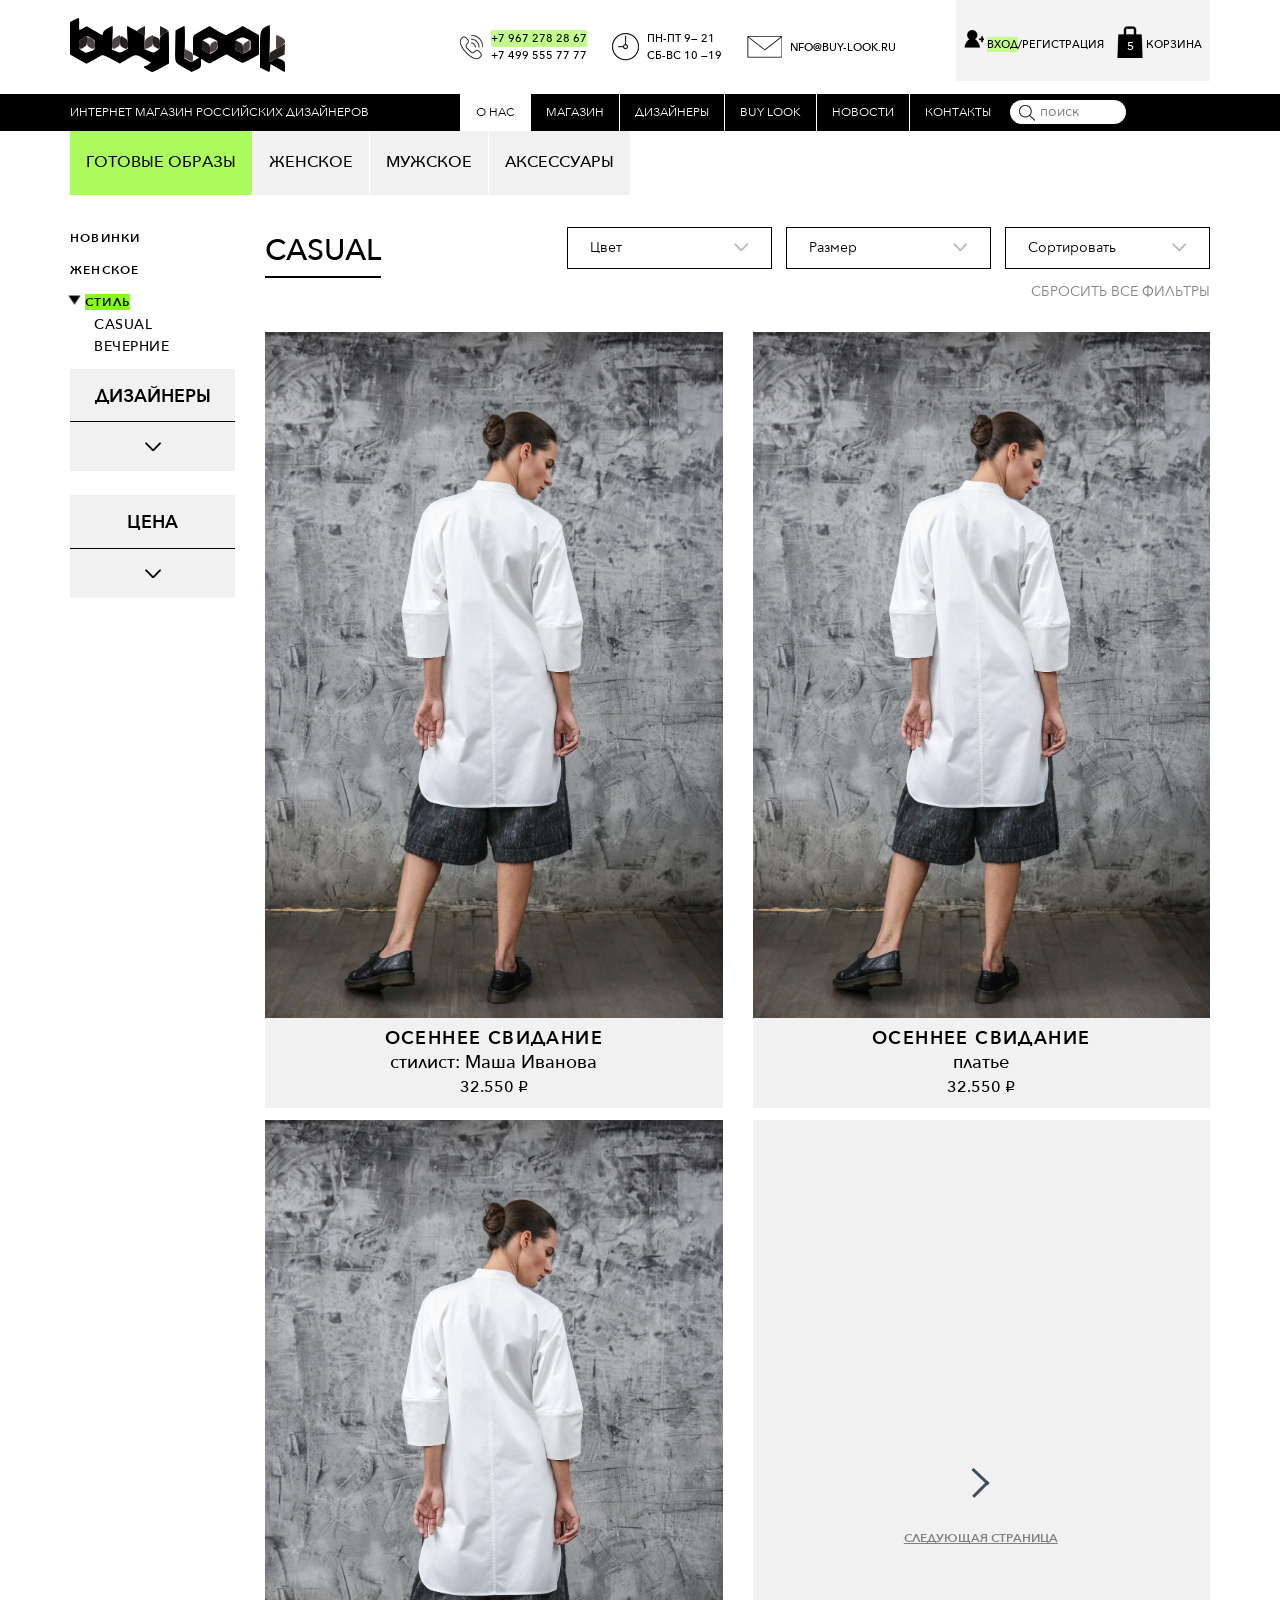
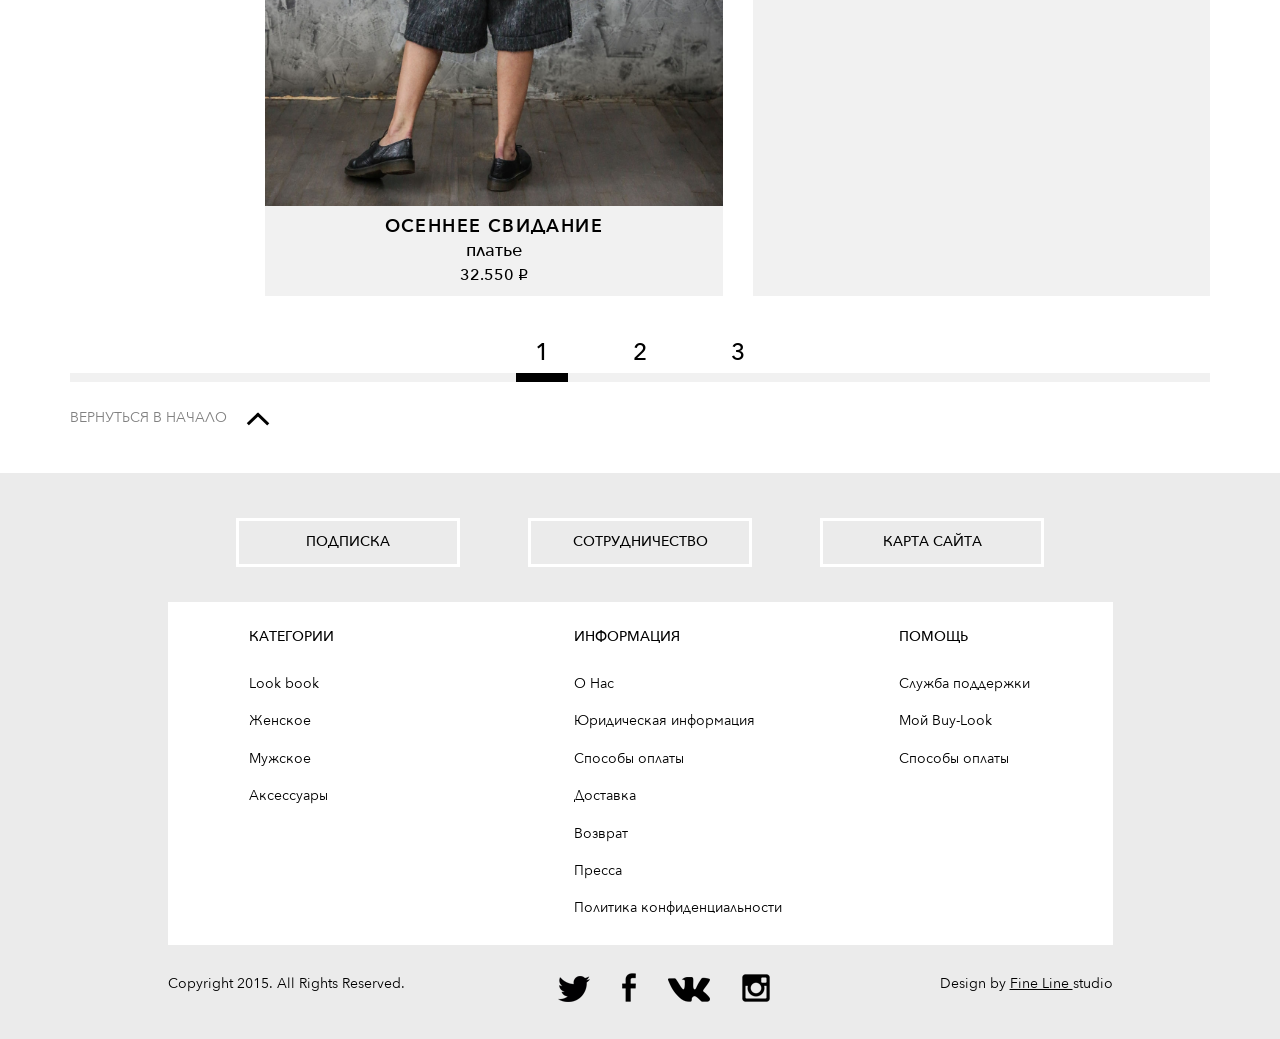
<file: shop-looks.html>
<!DOCTYPE html>
<html lang="ru">
  <head>
    <meta charset="utf-8">
    <title>Магазин - готовые образы</title>
    <meta name="description" content="">
    <link rel="shortcut icon" href="img/favicon/favicon.ico" type="image/x-icon">
    <link rel="apple-touch-icon" href="img/favicon/apple-touch-icon.png">
    <link rel="apple-touch-icon" sizes="72x72" href="img/favicon/apple-touch-icon-72x72.png">
    <link rel="apple-touch-icon" sizes="114x114" href="img/favicon/apple-touch-icon-114x114.png">
    <meta http-equiv="X-UA-Compatible" content="IE=edge">
    <meta name="viewport" content="width=device-width, initial-scale=1, maximum-scale=1">
    <link rel="stylesheet" href="css/main.css">
    <!--if lt IE 9
    script(src='js/html5shiv.min.js')
    script(src='js/es5-shim.min.js')
    script(src='js/html5shiv-printshiv.min.js')
    script(src='js/1.4.2/respond.min.js')
    
    -->
  </head>
  <body>
    <div id="my-wrapper">
      <div id="my-header">
        <header class="header">
          <div class="header__top">
            <div class="container header__relative">
              <div class="row">
                <div class="col-md-4"><a href="#" class="header__logo-wrap">
                    <picture>
                      <source srcset="img/logo.svg"><img src="img/logo.png" alt="логотип" title="buylook">
                    </picture></a></div>
                <div class="col-md-8 header__static">
                  <div class="header__info">
                    <div class="header__info-left">
                      <div class="header__top-item">
                        <div class="header__top-ico top-phone"></div>
                        <div class="header__top-text">
                          <div class="green">+7 967 278 28 67</div>
                          <div>+7 499 555 77 77</div>
                        </div>
                      </div>
                      <div class="header__top-item">
                        <div class="header__top-ico top-clock"></div>
                        <div class="header__top-text">
                          <div>Пн-пт 9— 21</div>
                          <div>Cб-вс 10 —19 </div>
                        </div>
                      </div>
                      <div class="header__top-item">
                        <div class="header__top-ico top-mail"></div>
                        <div class="header__top-text">
                          <div>nfo@buy-look.ru</div>
                        </div>
                      </div>
                    </div>
                    <div class="header__info-right">
                      <div class="header__enter">
                        <div class="header__reg">
                          <div class="header__reg-ico top-user"></div>
                          <div class="header__reg-links"><a href="#" class="green">Вход</a><a href="#">/регистрация</a></div>
                        </div>
                      </div>
                      <div class="header__cart"><a href="#" id="tooltip-cart" data-tooltip-content="#tooltip-cart_content" class="header__reg-ico top-cart tooltip-cart"><span class="header__cart-count">5</span></a>
                        <div class="header__reg-links"><a href="#">корзина </a></div>
                      </div>
                    </div>
                  </div>
                </div>
              </div>
            </div>
          </div>
          <div class="header__bottom">
            <div class="container header__relative">
              <div class="row">
                <div class="col-lg-4 col-md-6 col-sm-7">
                  <div class="header__bottom-descr">Интернет магазин российских дизайнеров</div>
                </div>
                <div class="col-lg-8 col-md-6 col-sm-5 header__static">
                  <nav class="desktop-menu hidden-md hidden-sm hidden-xs">
                    <ul class="header-menu">
                      <li class="header-menu__item header-menu__item--active"><a href="#" class="header-menu__link">о нас</a></li>
                      <li class="header-menu__item"><a href="#" class="header-menu__link">магазин</a></li>
                      <li class="header-menu__item"><a href="#" class="header-menu__link">дизайнеры</a></li>
                      <li class="header-menu__item"><a href="#" class="header-menu__link">buy look</a></li>
                      <li class="header-menu__item"><a href="#" class="header-menu__link">новости</a></li>
                      <li class="header-menu__item"><a href="#" class="header-menu__link">контакты</a></li>
                    </ul>
                  </nav>
                  <nav id="my-menu">
                    <ul class="header-menu header-menu--mobile hidden">
                      <li class="header-menu__item header-menu__item--active"><a href="#" class="header-menu__link">о нас</a></li>
                      <li class="header-menu__item"><a href="#" class="header-menu__link">магазин</a></li>
                      <li class="header-menu__item"><a href="#" class="header-menu__link">дизайнеры</a></li>
                      <li class="header-menu__item"><a href="#" class="header-menu__link">buy look</a></li>
                      <li class="header-menu__item"><a href="#" class="header-menu__link">новости</a></li>
                      <li class="header-menu__item"><a href="#" class="header-menu__link">контакты</a></li>
                    </ul>
                  </nav><a href="#my-menu" class="toggle-mnu hidden-lg"><span></span></a>
                  <form action="#" method="get" class="header__search">
                    <div class="header__search-inner">
                      <input type="text" name="search" placeholder="поиск">
                      <input type="submit">
                    </div>
                  </form>
                </div>
              </div>
            </div>
          </div>
        </header>
      </div>
      <div id="my-content">
        <div class="container">
          <div class="row">
            <div class="col-md-12">
              <div class="submenu-shop submenu-shop--looks">
                <ul class="submenu-shop__list">
                  <li class="submenu-shop__item submenu-shop__item--active"><a href="#" class="submenu-shop__link">ГОТОВЫЕ ОБРАЗЫ</a></li>
                  <li class="submenu-shop__item"><a href="#" class="submenu-shop__link">ЖЕНСКОЕ</a></li>
                  <li class="submenu-shop__item"><a href="#" class="submenu-shop__link">МУЖСКОЕ</a></li>
                  <li class="submenu-shop__item"><a href="#" class="submenu-shop__link">АКСЕССУАРЫ</a></li>
                </ul>
              </div>
            </div>
          </div>
          <div class="row">
            <div class="col-lg-2 col-md-3 col-sm-4 col-xs-5 bootstrap-custom-xxs">
              <div class="sidebar-menu">
                <ul class="sidebar-menu__list acordeon-list">
                  <li class="sidebar-menu__item acordeon-item"><a href="#" class="sidebar-menu__link acordeon-link">Новинки</a></li>
                  <li class="sidebar-menu__item acordeon-item"><a href="#" class="sidebar-menu__link acordeon-link">женское</a></li>
                  <li class="sidebar-menu__item sidebar-menu__item-with-ul sidebar-menu__item--active acordeon-item"><a href="#" class="sidebar-menu__link acordeon-link">стиль</a>
                    <ul class="sidebar-menu__sublist acordeon-sublist">
                      <li class="sidebar-menu__subitem acordeon-subitem"><a href="#">casual</a></li>
                      <li class="sidebar-menu__subitem acordeon-subitem"><a href="#">вечерние				</a></li>
                    </ul>
                  </li>
                </ul>
              </div>
              <div class="sidebar-filter">
                <ul class="sidebar-filter__list acordeon-list">
                  <li class="sidebar-filter__item acordeon-item-with-sublist acordeon-item"><a href="#" class="sidebar-filter__link acordeon-link">дизайнеры</a>
                    <ul class="sidebar-filter__sublist acordeon-sublist">
                      <li class="sidebar-filter__subitem acordeon-subitem">
                        <label class="sidebar-filter__chec">
                          <input type="checkbox" checked class="input-custom"><span class="sidebar-filter__custom-checkbox"><span class="ico-birdie"></span></span><span>смотреть всё</span>
                        </label>
                      </li>
                      <li class="sidebar-filter__subitem acordeon-subitem">
                        <label>
                          <input type="checkbox" class="input-custom"><span class="sidebar-filter__custom-checkbox"><span class="ico-birdie"></span></span><span>ALICE STREET</span>
                        </label>
                      </li>
                      <li class="sidebar-filter__subitem acordeon-subitem">
                        <label>
                          <input type="checkbox" class="input-custom"><span class="sidebar-filter__custom-checkbox"><span class="ico-birdie"></span></span><span>ASTA RICH </span>
                        </label>
                      </li>
                      <li class="sidebar-filter__subitem acordeon-subitem">
                        <label>
                          <input type="checkbox" class="input-custom"><span class="sidebar-filter__custom-checkbox"><span class="ico-birdie"></span></span><span>BALMRUSSIA</span>
                        </label>
                      </li>
                      <li class="sidebar-filter__subitem acordeon-subitem">
                        <label>
                          <input type="checkbox" class="input-custom"><span class="sidebar-filter__custom-checkbox"><span class="ico-birdie"></span></span><span>ELENA KOMAR</span>
                        </label>
                      </li>
                      <li class="sidebar-filter__subitem acordeon-subitem">
                        <label>
                          <input type="checkbox" class="input-custom"><span class="sidebar-filter__custom-checkbox"><span class="ico-birdie"></span></span><span>MEDEA MARIS</span>
                        </label>
                      </li>
                      <li class="sidebar-filter__subitem acordeon-subitem">
                        <label>
                          <input type="checkbox" class="input-custom"><span class="sidebar-filter__custom-checkbox"><span class="ico-birdie"></span></span><span>SUDARYANTO</span>
                        </label>
                      </li>
                      <li class="sidebar-filter__subitem acordeon-subitem">
                        <label>
                          <input type="checkbox" class="input-custom"><span class="sidebar-filter__custom-checkbox"><span class="ico-birdie"></span></span><span>TRU.M</span>
                        </label>
                      </li>
                    </ul><a href="#" class="sidebar-filter__link filter-link-bottom acordeon-link">
                      <div class="ico-chevron-down-small"></div></a>
                  </li>
                  <li class="sidebar-filter__item acordeon-item-with-sublist acordeon-item"><a href="#" class="sidebar-filter__link acordeon-link">цена</a>
                    <ul class="sidebar-filter__sublist acordeon-sublist">
                      <li class="sidebar-filter__subitem acordeon-subitem">
                        <label class="sidebar-filter__chec">
                          <input type="checkbox" checked class="input-custom"><span class="sidebar-filter__custom-checkbox"><span class="ico-birdie"></span></span><span>смотреть всё</span>
                        </label>
                      </li>
                      <li class="sidebar-filter__subitem acordeon-subitem">
                        <label>
                          <input type="checkbox" class="input-custom"><span class="sidebar-filter__custom-checkbox"><span class="ico-birdie"></span></span><span>до 3 500 <span class="ruble">Р</span></span>
                        </label>
                      </li>
                      <li class="sidebar-filter__subitem acordeon-subitem">
                        <label>
                          <input type="checkbox" class="input-custom"><span class="sidebar-filter__custom-checkbox"><span class="ico-birdie"></span></span><span>до 7 500 <span class="ruble">Р</span></span>
                        </label>
                      </li>
                      <li class="sidebar-filter__subitem acordeon-subitem">
                        <label>
                          <input type="checkbox" class="input-custom"><span class="sidebar-filter__custom-checkbox"><span class="ico-birdie"></span></span><span>ДО 10 000 <span class="ruble">Р</span></span>
                        </label>
                      </li>
                      <li class="sidebar-filter__subitem acordeon-subitem">
                        <label>
                          <input type="checkbox" class="input-custom"><span class="sidebar-filter__custom-checkbox"><span class="ico-birdie"></span></span><span>ДО 20 000 <span class="ruble">Р</span></span>
                        </label>
                      </li>
                      <li class="sidebar-filter__subitem sidebar-filter__subitem-numbers acordeon-subitem">
                        <label>
                          <input type="checkbox" class="input-custom"><span class="sidebar-filter__custom-checkbox"><span class="ico-birdie"></span></span>
                        </label>
                        <div class="sidebar-filter__subitem-fields">
                          <div class="sidebar-filter__subitem-row"><span>от</span>
                            <input type="text">
                          </div>
                          <div class="sidebar-filter__subitem-row"><span>до</span>
                            <input type="text">
                          </div>
                        </div>
                      </li>
                    </ul><a href="#" class="sidebar-filter__link filter-link-bottom acordeon-link">
                      <div class="ico-chevron-down-small"></div></a>
                  </li>
                </ul>
              </div>
            </div>
            <div class="col-lg-10 col-md-9 col-sm-8 col-xs-7 bootstrap-custom-xxs">
              <div class="row">
                <div class="col-md-12">
                  <div class="block-select">
                    <div class="sect-title-wrap">
                      <h1 class="bottom-line">casual</h1>
                    </div>
                    <div class="filter-select">
                      <select name="name" class="filter-select__color">
                        <option value="1" selected="selected" class="opt-none">Цвет</option>
                        <option value="1">item1</option>
                        <option value="2">item2</option>
                        <option value="3">item3</option>
                      </select>
                      <select name="name" class="filter-select__size">
                        <option value="0" selected="selected" class="opt-none">Размер</option>
                        <option value="38">38</option>
                        <option value="40">40</option>
                        <option value="42">42</option>
                        <option value="44">44</option>
                        <option value="46">46</option>
                        <option value="48">48</option>
                        <option value="50">50</option>
                        <option value="52">52</option>
                        <option value="54">54</option>
                        <option value="56">56</option>
                        <option value="all">Все размеры</option>
                      </select>
                      <select name="name" class="filter-select__range">
                        <option value="38" selected="selected" class="opt-none">Сортировать</option>
                        <option value="38">Новые поступление</option>
                        <option value="40">Цена по убыванию</option>
                        <option value="42">Цена по возрастанию</option>
                      </select>
                      <div class="cancel-wrap"><a href="#" class="filter-select__cancel">сбросить все фильтры</a></div>
                    </div>
                  </div>
                </div>
              </div>
              <div class="row">
                <div class="col-lg-6 col-md-6 col-sm-6 col-xs-12 bootstrap-custom-xxs">
                  <div class="shop-product__item">
                    <div class="shop-product__item-img-wrap"><img src="img/BL0044-3.jpg" alt="alt"></div>
                    <div class="shop-product__item-bottom">
                      <div class="shop-product__item-look">осеннее свидание </div>
                      <div class="shop-product__item-stylist">стилист: <span class="stylist-name">Маша Иванова</span> </div>
                      <div class="shop-product__item-price">32.550 <span class="ruble">Р</span></div>
                    </div>
                  </div>
                </div>
                <div class="col-lg-6 col-md-6 col-sm-6 col-xs-12 bootstrap-custom-xxs">
                  <div class="shop-product__item">
                    <div class="shop-product__item-img-wrap"><img src="img/BL0044-3.jpg" alt="alt"></div>
                    <div class="shop-product__item-bottom">
                      <div class="shop-product__item-look">осеннее свидание </div>
                      <div class="shop-product__item-product">платье </div>
                      <div class="shop-product__item-price">32.550 <span class="ruble">Р</span></div>
                    </div>
                  </div>
                </div>
                <div class="col-lg-6 col-md-6 col-sm-6 col-xs-12 bootstrap-custom-xxs">
                  <div class="shop-product__item">
                    <div class="shop-product__item-img-wrap"><img src="img/BL0044-3.jpg" alt="alt"></div>
                    <div class="shop-product__item-bottom">
                      <div class="shop-product__item-look">осеннее свидание </div>
                      <div class="shop-product__item-product">платье </div>
                      <div class="shop-product__item-price">32.550 <span class="ruble">Р</span></div>
                    </div>
                  </div>
                </div>
                <div class="col-lg-6 col-md-6 col-sm-6 col-xs-12 bootstrap-custom-xxs">
                  <div class="shop-product__item shop-product__item-last"><a href="#" class="shop-product__item-last-inner">
                      <div class="next-center"><span class="ico-next"></span>
                        <div>следующая страница</div>
                      </div></a></div>
                </div>
              </div>
            </div>
          </div>
        </div>
        <div class="container">
          <div class="row">
            <div class="col-md-12">
              <div class="pagination">
                <ul>
                  <li class="pagination-active"><a href="#">1</a></li>
                  <li><a href="#">2</a></li>
                  <li><a href="#">3</a></li>
                </ul>
              </div>
              <div class="pagination__line"></div>
            </div>
          </div>
          <div class="row">
            <div class="col-md-12"><a href="#" class="to-top">вернуться в начало
                <div class="ico-chevron-up"></div></a></div>
          </div>
        </div>
        <!-- Здесь пишем код-->
      </div>
      <div id="my-footer">
        <footer class="footer">
          <div class="footer__top">
            <div class="container">
              <div class="row">
                <div class="col-md-12">
                  <div class="footer__buttons"><a href="#" class="footer__button">подписка</a><a href="#" class="footer__button">сотрудничество</a><a href="#" class="footer__button">карта сайта</a></div>
                </div>
              </div>
              <div class="row">
                <div class="col-md-10 col-md-offset-1">
                  <div class="footer__inner">
                    <div class="row">
                      <div class="col-md-3 col-md-offset-1 col-sm-6 center-text">
                        <div class="footer__inner-item">
                          <h3 class="footer__title">категории</h3>
                          <ul>
                            <li><a href="#">Look book</a></li>
                            <li><a href="#">Женское</a></li>
                            <li><a href="#">Мужское</a></li>
                            <li><a href="#">Аксессуары</a></li>
                          </ul>
                        </div>
                      </div>
                      <div class="col-md-4 col-md-offset-1 col-sm-6 center-text">
                        <div class="footer__inner-item">
                          <h3 class="footer__title">информация</h3>
                          <ul>
                            <li><a href="#">О Нас</a></li>
                            <li><a href="#">Юридическая информация</a></li>
                            <li><a href="#">Способы оплаты</a></li>
                            <li><a href="#">Доставка</a></li>
                            <li><a href="#">Возврат</a></li>
                            <li><a href="#">Пресса</a></li>
                            <li><a href="#">Политика конфиденциальности</a></li>
                          </ul>
                        </div>
                      </div>
                      <div class="col-md-3 col-sm-12 center-text">
                        <div class="footer__inner-item">
                          <h3 class="footer__title">помощь</h3>
                          <ul>
                            <li><a href="#">Служба поддержки</a></li>
                            <li><a href="#">Мой Buy-Look</a></li>
                            <li><a href="#">Способы оплаты</a></li>
                          </ul>
                        </div>
                      </div>
                    </div>
                  </div>
                </div>
              </div>
            </div>
          </div>
          <div class="footer__bottom">
            <div class="container">
              <div class="row">
                <div class="col-md-3 col-md-offset-1 col-sm-6 col-xs-12">
                  <div class="copyright">Copyright 2015. All Rights Reserved.</div>
                </div>
                <div class="col-md-3 col-md-offset-1 col-sm-6 col-xs-12">
                  <ul class="footer__socials">
                    <li><a href="#" class="footer__socials-link footer-twi"></a></li>
                    <li><a href="#" class="footer__socials-link footer-fb"></a></li>
                    <li><a href="#" class="footer__socials-link footer-vk"></a></li>
                    <li><a href="#" class="footer__socials-link footer-inst"></a></li>
                  </ul>
                </div>
                <div class="col-md-3 col-offset-1 col-sm-12 col-xs-12">
                  <div class="creators">Design by <a href="some-site.ru">Fine Line </a>studio</div>
                </div>
              </div>
            </div>
          </div>
        </footer>
      </div>
    </div>
    <div class="popup-container">
      <div id="tooltip-cart_content" class="popup popup-cart">
        <div class="popup popup-cart__title">
          <div class="popup popup-cart__title-left">
            <div class="ico-cart"></div><span class="popup-cart__header">корзина</span><span>(</span><span class="popup-cart__count">5</span><span>)</span>
          </div><a href="#" class="popup popup-cart__look-link">Смотреть всё</a>
        </div>
        <div class="popup-cart__content">
          <div class="popup-cart__item"><img src="img/cart-1.jpg" alt="alt" class="popup-cart__img">
            <div class="popup-cart__item-text">
              <div class="popup-cart__item-title">LIME BLOSSOM Платье Миди Lilas</div><span class="popup-cart__item-color">терракотовый</span><span class="popup-cart__item-size">42</span><span class="popup-cart__item-count">1 шт</span>
              <div class="popup-cart__item-price">15 000<span class="ruble">Р</span></div>
            </div>
          </div>
          <div class="popup-cart__item"><img src="img/cart-2.jpg" alt="alt" class="popup-cart__img">
            <div class="popup-cart__item-text">
              <div class="popup-cart__item-title">LIME BLOSSOM Платье Миди Lilas</div><span class="popup-cart__item-color">голубой</span><span class="popup-cart__item-size">42</span><span class="popup-cart__item-count">1 шт</span>
              <div class="popup-cart__item-price">15 000<span class="ruble">Р</span></div>
            </div>
          </div>
          <div class="popup-cart__item"><img src="img/cart-3.jpg" alt="alt" class="popup-cart__img">
            <div class="popup-cart__item-text">
              <div class="popup-cart__item-title">LIME BLOSSOM Платье Миди Lilas</div><span class="popup-cart__item-color">терракотовый</span><span class="popup-cart__item-size">42</span><span class="popup-cart__item-count">1 шт</span>
              <div class="popup-cart__item-price">15 000<span class="ruble">Р</span></div>
            </div>
          </div>
        </div>
        <div class="popup-cart__summary green"><span>сумма заказа:</span><span class="popup-cart__summ">43 000<span class="ruble">Р</span></span></div><a href="#" class="popup-cart__ordering button-gray">оформить заказ >></a>
      </div>
    </div>
    <script src="js/libs.min.js"></script>
    <script src="js/common.js"></script>
  </body>
</html>
</file>
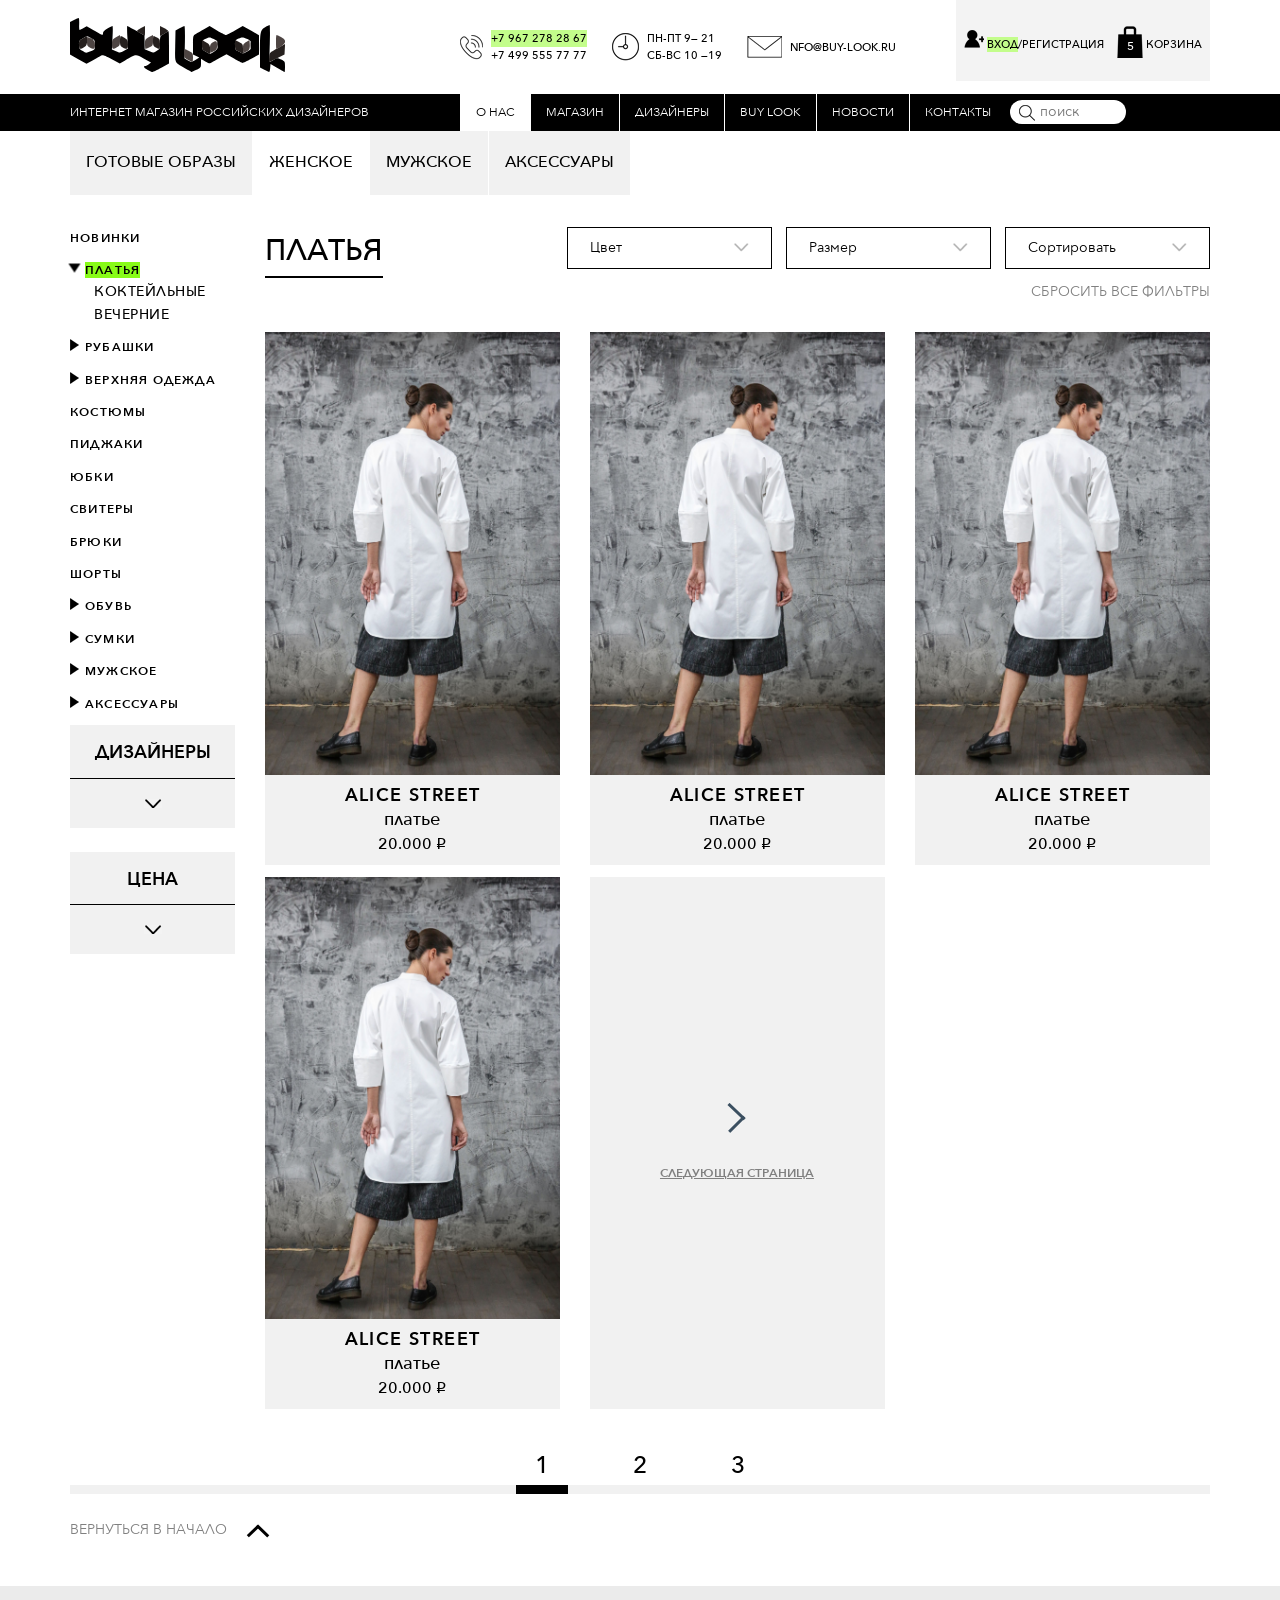
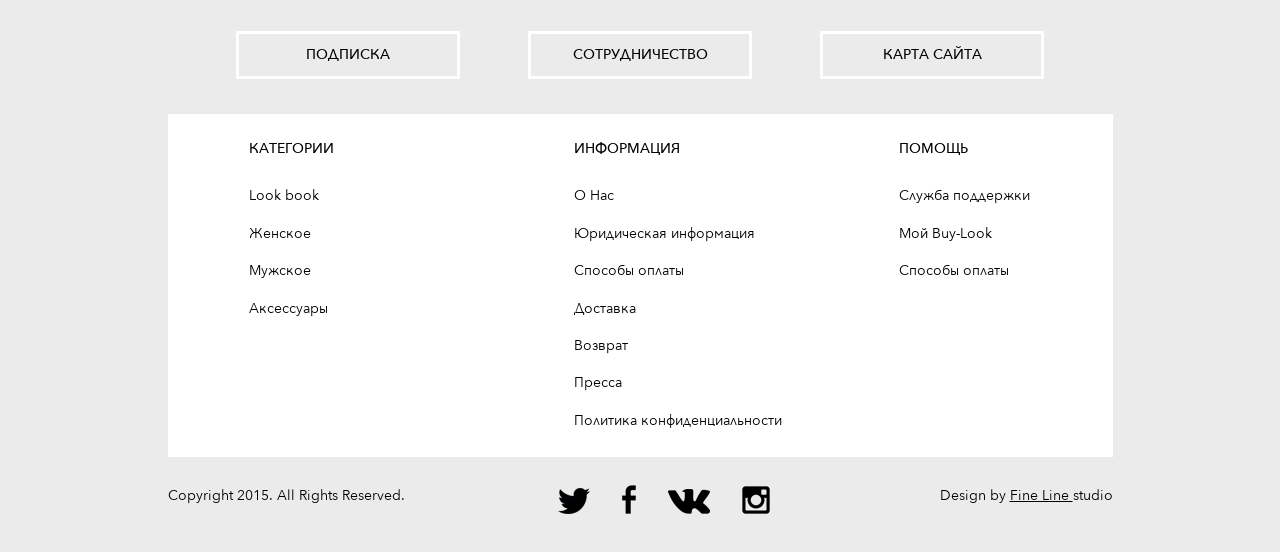
<file: shop-products.html>
<!DOCTYPE html>
<html lang="ru">
  <head>
    <meta charset="utf-8">
    <title>Магазин - товары </title>
    <meta name="description" content="">
    <link rel="shortcut icon" href="img/favicon/favicon.ico" type="image/x-icon">
    <link rel="apple-touch-icon" href="img/favicon/apple-touch-icon.png">
    <link rel="apple-touch-icon" sizes="72x72" href="img/favicon/apple-touch-icon-72x72.png">
    <link rel="apple-touch-icon" sizes="114x114" href="img/favicon/apple-touch-icon-114x114.png">
    <meta http-equiv="X-UA-Compatible" content="IE=edge">
    <meta name="viewport" content="width=device-width, initial-scale=1, maximum-scale=1">
    <link rel="stylesheet" href="css/main.css">
    <!--if lt IE 9
    script(src='js/html5shiv.min.js')
    script(src='js/es5-shim.min.js')
    script(src='js/html5shiv-printshiv.min.js')
    script(src='js/1.4.2/respond.min.js')
    
    -->
  </head>
  <body>
    <div id="my-wrapper">
      <div id="my-header">
        <header class="header">
          <div class="header__top">
            <div class="container header__relative">
              <div class="row">
                <div class="col-md-4"><a href="#" class="header__logo-wrap">
                    <picture>
                      <source srcset="img/logo.svg"><img src="img/logo.png" alt="логотип" title="buylook">
                    </picture></a></div>
                <div class="col-md-8 header__static">
                  <div class="header__info">
                    <div class="header__info-left">
                      <div class="header__top-item">
                        <div class="header__top-ico top-phone"></div>
                        <div class="header__top-text">
                          <div class="green">+7 967 278 28 67</div>
                          <div>+7 499 555 77 77</div>
                        </div>
                      </div>
                      <div class="header__top-item">
                        <div class="header__top-ico top-clock"></div>
                        <div class="header__top-text">
                          <div>Пн-пт 9— 21</div>
                          <div>Cб-вс 10 —19 </div>
                        </div>
                      </div>
                      <div class="header__top-item">
                        <div class="header__top-ico top-mail"></div>
                        <div class="header__top-text">
                          <div>nfo@buy-look.ru</div>
                        </div>
                      </div>
                    </div>
                    <div class="header__info-right">
                      <div class="header__enter">
                        <div class="header__reg">
                          <div class="header__reg-ico top-user"></div>
                          <div class="header__reg-links"><a href="#" class="green">Вход</a><a href="#">/регистрация</a></div>
                        </div>
                      </div>
                      <div class="header__cart"><a href="#" id="tooltip-cart" data-tooltip-content="#tooltip-cart_content" class="header__reg-ico top-cart tooltip-cart"><span class="header__cart-count">5</span></a>
                        <div class="header__reg-links"><a href="#">корзина </a></div>
                      </div>
                    </div>
                  </div>
                </div>
              </div>
            </div>
          </div>
          <div class="header__bottom">
            <div class="container header__relative">
              <div class="row">
                <div class="col-lg-4 col-md-6 col-sm-7">
                  <div class="header__bottom-descr">Интернет магазин российских дизайнеров</div>
                </div>
                <div class="col-lg-8 col-md-6 col-sm-5 header__static">
                  <nav class="desktop-menu hidden-md hidden-sm hidden-xs">
                    <ul class="header-menu">
                      <li class="header-menu__item header-menu__item--active"><a href="#" class="header-menu__link">о нас</a></li>
                      <li class="header-menu__item"><a href="#" class="header-menu__link">магазин</a></li>
                      <li class="header-menu__item"><a href="#" class="header-menu__link">дизайнеры</a></li>
                      <li class="header-menu__item"><a href="#" class="header-menu__link">buy look</a></li>
                      <li class="header-menu__item"><a href="#" class="header-menu__link">новости</a></li>
                      <li class="header-menu__item"><a href="#" class="header-menu__link">контакты</a></li>
                    </ul>
                  </nav>
                  <nav id="my-menu">
                    <ul class="header-menu header-menu--mobile hidden">
                      <li class="header-menu__item header-menu__item--active"><a href="#" class="header-menu__link">о нас</a></li>
                      <li class="header-menu__item"><a href="#" class="header-menu__link">магазин</a></li>
                      <li class="header-menu__item"><a href="#" class="header-menu__link">дизайнеры</a></li>
                      <li class="header-menu__item"><a href="#" class="header-menu__link">buy look</a></li>
                      <li class="header-menu__item"><a href="#" class="header-menu__link">новости</a></li>
                      <li class="header-menu__item"><a href="#" class="header-menu__link">контакты</a></li>
                    </ul>
                  </nav><a href="#my-menu" class="toggle-mnu hidden-lg"><span></span></a>
                  <form action="#" method="get" class="header__search">
                    <div class="header__search-inner">
                      <input type="text" name="search" placeholder="поиск">
                      <input type="submit">
                    </div>
                  </form>
                </div>
              </div>
            </div>
          </div>
        </header>
      </div>
      <div id="my-content">
        <div class="container">
          <div class="row">
            <div class="col-md-12">
              <div class="submenu-shop">
                <ul class="submenu-shop__list">
                  <li class="submenu-shop__item"><a href="#" class="submenu-shop__link">ГОТОВЫЕ ОБРАЗЫ</a></li>
                  <li class="submenu-shop__item submenu-shop__item--active"><a href="#" class="submenu-shop__link">ЖЕНСКОЕ</a></li>
                  <li class="submenu-shop__item"><a href="#" class="submenu-shop__link">МУЖСКОЕ</a></li>
                  <li class="submenu-shop__item"><a href="#" class="submenu-shop__link">АКСЕССУАРЫ</a></li>
                </ul>
              </div>
            </div>
          </div>
          <div class="row">
            <div class="col-lg-2 col-md-3 col-sm-4 col-xs-5 bootstrap-custom-xxs">
              <div class="sidebar-menu">
                <ul class="sidebar-menu__list acordeon-list">
                  <li class="sidebar-menu__item acordeon-item"><a href="#" class="sidebar-menu__link acordeon-link">Новинки</a></li>
                  <li class="sidebar-menu__item sidebar-menu__item-with-ul acordeon-item-with-sublist sidebar-menu__item--active acordeon-item"><a href="#" class="sidebar-menu__link acordeon-link">Платья </a>
                    <ul class="sidebar-menu__sublist acordeon-sublist">
                      <li class="sidebar-menu__subitem acordeon-subitem"><a href="#">коктейльные</a></li>
                      <li class="sidebar-menu__subitem acordeon-subitem"><a href="#">вечерние</a></li>
                    </ul>
                  </li>
                  <li class="sidebar-menu__item sidebar-menu__item-with-ul acordeon-item-with-sublist acordeon-item"><a href="#" class="sidebar-menu__link acordeon-link">Рубашки</a>
                    <ul class="sidebar-menu__sublist acordeon-sublist">
                      <li class="sidebar-menu__subitem acordeon-subitem"><a href="#">Блузки</a></li>
                      <li class="sidebar-menu__subitem acordeon-subitem"><a href="#">Однотонные рубашки</a></li>
                    </ul>
                  </li>
                  <li class="sidebar-menu__item sidebar-menu__item-with-ul acordeon-item-with-sublist acordeon-item"><a href="#" class="sidebar-menu__link acordeon-link">Верхняя одежда</a>
                    <ul class="sidebar-menu__sublist acordeon-sublist">
                      <li class="sidebar-menu__subitem acordeon-subitem"><a href="#">Парки</a></li>
                      <li class="sidebar-menu__subitem acordeon-subitem"><a href="#">Куртки</a></li>
                      <li class="sidebar-menu__subitem acordeon-subitem"><a href="#">Плащи</a></li>
                      <li class="sidebar-menu__subitem acordeon-subitem"><a href="#">Пальто</a></li>
                    </ul>
                  </li>
                  <li class="sidebar-menu__item acordeon-item"><a href="#" class="sidebar-menu__link acordeon-link">Костюмы</a></li>
                  <li class="sidebar-menu__item acordeon-item"><a href="#" class="sidebar-menu__link acordeon-link">Пиджаки</a></li>
                  <li class="sidebar-menu__item acordeon-item"><a href="#" class="sidebar-menu__link acordeon-link">Юбки</a></li>
                  <li class="sidebar-menu__item acordeon-item"><a href="#" class="sidebar-menu__link acordeon-link">Свитеры</a></li>
                  <li class="sidebar-menu__item acordeon-item"><a href="#" class="sidebar-menu__link acordeon-link">Брюки</a></li>
                  <li class="sidebar-menu__item acordeon-item"><a href="#" class="sidebar-menu__link acordeon-link">Шорты</a></li>
                  <li class="sidebar-menu__item sidebar-menu__item-with-ul acordeon-item-with-sublist acordeon-item"><a href="#" class="sidebar-menu__link acordeon-link">Обувь</a>
                    <ul class="sidebar-menu__sublist acordeon-sublist">
                      <li class="sidebar-menu__subitem acordeon-subitem"><a href="#">ботинки </a></li>
                      <li class="sidebar-menu__subitem acordeon-subitem"><a href="#">лоферы</a></li>
                    </ul>
                  </li>
                  <li class="sidebar-menu__item sidebar-menu__item-with-ul acordeon-item-with-sublist acordeon-item"><a href="#" class="sidebar-menu__link acordeon-link">Сумки</a>
                    <ul class="sidebar-menu__sublist acordeon-sublist">
                      <li class="sidebar-menu__subitem acordeon-subitem"><a href="#">рюкзаки </a></li>
                    </ul>
                  </li>
                  <li class="sidebar-menu__item sidebar-menu__item-with-ul acordeon-item-with-sublist acordeon-item"><a href="#" class="sidebar-menu__link acordeon-link">Мужское</a>
                    <ul class="sidebar-menu__sublist acordeon-sublist">
                      <li class="sidebar-menu__subitem acordeon-subitem"><a href="#">футболки </a></li>
                    </ul>
                  </li>
                  <li class="sidebar-menu__item sidebar-menu__item-with-ul acordeon-item-with-sublist acordeon-item"><a href="#" class="sidebar-menu__link acordeon-link">аксессуары</a>
                    <ul class="sidebar-menu__sublist acordeon-sublist">
                      <li class="sidebar-menu__subitem acordeon-subitem"><a href="#">сумки </a></li>
                      <li class="sidebar-menu__subitem acordeon-subitem"><a href="#">рюкзаки</a></li>
                    </ul>
                  </li>
                </ul>
              </div>
              <div class="sidebar-filter">
                <ul class="sidebar-filter__list acordeon-list">
                  <li class="sidebar-filter__item acordeon-item-with-sublist acordeon-item"><a href="#" class="sidebar-filter__link acordeon-link">дизайнеры</a>
                    <ul class="sidebar-filter__sublist acordeon-sublist">
                      <li class="sidebar-filter__subitem acordeon-subitem">
                        <label class="sidebar-filter__chec">
                          <input type="checkbox" checked class="input-custom"><span class="sidebar-filter__custom-checkbox"><span class="ico-birdie"></span></span><span>смотреть всё</span>
                        </label>
                      </li>
                      <li class="sidebar-filter__subitem acordeon-subitem">
                        <label>
                          <input type="checkbox" class="input-custom"><span class="sidebar-filter__custom-checkbox"><span class="ico-birdie"></span></span><span>ALICE STREET</span>
                        </label>
                      </li>
                      <li class="sidebar-filter__subitem acordeon-subitem">
                        <label>
                          <input type="checkbox" class="input-custom"><span class="sidebar-filter__custom-checkbox"><span class="ico-birdie"></span></span><span>ASTA RICH </span>
                        </label>
                      </li>
                      <li class="sidebar-filter__subitem acordeon-subitem">
                        <label>
                          <input type="checkbox" class="input-custom"><span class="sidebar-filter__custom-checkbox"><span class="ico-birdie"></span></span><span>BALMRUSSIA</span>
                        </label>
                      </li>
                      <li class="sidebar-filter__subitem acordeon-subitem">
                        <label>
                          <input type="checkbox" class="input-custom"><span class="sidebar-filter__custom-checkbox"><span class="ico-birdie"></span></span><span>ELENA KOMAR</span>
                        </label>
                      </li>
                      <li class="sidebar-filter__subitem acordeon-subitem">
                        <label>
                          <input type="checkbox" class="input-custom"><span class="sidebar-filter__custom-checkbox"><span class="ico-birdie"></span></span><span>MEDEA MARIS</span>
                        </label>
                      </li>
                      <li class="sidebar-filter__subitem acordeon-subitem">
                        <label>
                          <input type="checkbox" class="input-custom"><span class="sidebar-filter__custom-checkbox"><span class="ico-birdie"></span></span><span>SUDARYANTO</span>
                        </label>
                      </li>
                      <li class="sidebar-filter__subitem acordeon-subitem">
                        <label>
                          <input type="checkbox" class="input-custom"><span class="sidebar-filter__custom-checkbox"><span class="ico-birdie"></span></span><span>TRU.M</span>
                        </label>
                      </li>
                    </ul><a href="#" class="sidebar-filter__link filter-link-bottom acordeon-link">
                      <div class="ico-chevron-down-small"></div></a>
                  </li>
                  <li class="sidebar-filter__item acordeon-item-with-sublist acordeon-item"><a href="#" class="sidebar-filter__link acordeon-link">цена</a>
                    <ul class="sidebar-filter__sublist acordeon-sublist">
                      <li class="sidebar-filter__subitem acordeon-subitem">
                        <label class="sidebar-filter__chec">
                          <input type="checkbox" checked class="input-custom"><span class="sidebar-filter__custom-checkbox"><span class="ico-birdie"></span></span><span>смотреть всё</span>
                        </label>
                      </li>
                      <li class="sidebar-filter__subitem acordeon-subitem">
                        <label>
                          <input type="checkbox" class="input-custom"><span class="sidebar-filter__custom-checkbox"><span class="ico-birdie"></span></span><span>до 3 500 <span class="ruble">Р</span></span>
                        </label>
                      </li>
                      <li class="sidebar-filter__subitem acordeon-subitem">
                        <label>
                          <input type="checkbox" class="input-custom"><span class="sidebar-filter__custom-checkbox"><span class="ico-birdie"></span></span><span>до 7 500 <span class="ruble">Р</span></span>
                        </label>
                      </li>
                      <li class="sidebar-filter__subitem acordeon-subitem">
                        <label>
                          <input type="checkbox" class="input-custom"><span class="sidebar-filter__custom-checkbox"><span class="ico-birdie"></span></span><span>ДО 10 000 <span class="ruble">Р</span></span>
                        </label>
                      </li>
                      <li class="sidebar-filter__subitem acordeon-subitem">
                        <label>
                          <input type="checkbox" class="input-custom"><span class="sidebar-filter__custom-checkbox"><span class="ico-birdie"></span></span><span>ДО 20 000 <span class="ruble">Р</span></span>
                        </label>
                      </li>
                      <li class="sidebar-filter__subitem sidebar-filter__subitem-numbers acordeon-subitem">
                        <label>
                          <input type="checkbox" class="input-custom"><span class="sidebar-filter__custom-checkbox"><span class="ico-birdie"></span></span>
                        </label>
                        <div class="sidebar-filter__subitem-fields">
                          <div class="sidebar-filter__subitem-row"><span>от</span>
                            <input type="text">
                          </div>
                          <div class="sidebar-filter__subitem-row"><span>до</span>
                            <input type="text">
                          </div>
                        </div>
                      </li>
                    </ul><a href="#" class="sidebar-filter__link filter-link-bottom acordeon-link">
                      <div class="ico-chevron-down-small"></div></a>
                  </li>
                </ul>
              </div>
            </div>
            <div class="col-lg-10 col-md-9 col-sm-8 col-xs-7 bootstrap-custom-xxs">
              <div class="row">
                <div class="col-md-12">
                  <div class="block-select">
                    <div class="sect-title-wrap">
                      <h1 class="bottom-line">ПЛАТЬЯ</h1>
                    </div>
                    <div class="filter-select">
                      <select name="name" class="filter-select__color">
                        <option value="1" selected="selected" class="opt-none">Цвет</option>
                        <option value="1">item1</option>
                        <option value="2">item2</option>
                        <option value="3">item3</option>
                      </select>
                      <select name="name" class="filter-select__size">
                        <option value="0" selected="selected" class="opt-none">Размер</option>
                        <option value="38">38</option>
                        <option value="40">40</option>
                        <option value="42">42</option>
                        <option value="44">44</option>
                        <option value="46">46</option>
                        <option value="48">48</option>
                        <option value="50">50</option>
                        <option value="52">52</option>
                        <option value="54">54</option>
                        <option value="56">56</option>
                        <option value="all">Все размеры</option>
                      </select>
                      <select name="name" class="filter-select__range">
                        <option value="38" selected="selected" class="opt-none">Сортировать</option>
                        <option value="38">Новые поступление</option>
                        <option value="40">Цена по убыванию</option>
                        <option value="42">Цена по возрастанию</option>
                      </select>
                      <div class="cancel-wrap"><a href="#" class="filter-select__cancel">сбросить все фильтры</a></div>
                    </div>
                  </div>
                </div>
              </div>
              <div class="row">
                <div class="col-lg-4 col-md-6 col-sm-6 col-xs-12 bootstrap-custom-xxs">
                  <div class="shop-product__item">
                    <div class="shop-product__item-img-wrap"><img src="img/BL0044-3.jpg" alt="alt"></div>
                    <div class="shop-product__item-bottom">
                      <div class="shop-product__item-designer">ALICE STREET </div>
                      <div class="shop-product__item-product">платье </div>
                      <div class="shop-product__item-price">20.000 <span class="ruble">Р</span></div>
                    </div>
                  </div>
                </div>
                <div class="col-lg-4 col-md-6 col-sm-6 col-xs-12 bootstrap-custom-xxs">
                  <div class="shop-product__item">
                    <div class="shop-product__item-img-wrap"><img src="img/BL0044-3.jpg" alt="alt"></div>
                    <div class="shop-product__item-bottom">
                      <div class="shop-product__item-designer">ALICE STREET </div>
                      <div class="shop-product__item-product">платье </div>
                      <div class="shop-product__item-price">20.000 <span class="ruble">Р</span></div>
                    </div>
                  </div>
                </div>
                <div class="col-lg-4 col-md-6 col-sm-6 col-xs-12 bootstrap-custom-xxs">
                  <div class="shop-product__item">
                    <div class="shop-product__item-img-wrap"><img src="img/BL0044-3.jpg" alt="alt"></div>
                    <div class="shop-product__item-bottom">
                      <div class="shop-product__item-designer">ALICE STREET </div>
                      <div class="shop-product__item-product">платье </div>
                      <div class="shop-product__item-price">20.000 <span class="ruble">Р</span></div>
                    </div>
                  </div>
                </div>
                <div class="col-lg-4 col-md-6 col-sm-6 col-xs-12 bootstrap-custom-xxs">
                  <div class="shop-product__item">
                    <div class="shop-product__item-img-wrap"><img src="img/BL0044-3.jpg" alt="alt"></div>
                    <div class="shop-product__item-bottom">
                      <div class="shop-product__item-designer">ALICE STREET </div>
                      <div class="shop-product__item-product">платье </div>
                      <div class="shop-product__item-price">20.000 <span class="ruble">Р</span></div>
                    </div>
                  </div>
                </div>
                <div class="col-lg-4 col-md-6 col-sm-6 col-xs-12 bootstrap-custom-xxs">
                  <div class="shop-product__item shop-product__item-last"><a href="#" class="shop-product__item-last-inner">
                      <div class="next-center"><span class="ico-next"></span>
                        <div>следующая страница</div>
                      </div></a></div>
                </div>
              </div>
            </div>
          </div>
        </div>
        <div class="container">
          <div class="row">
            <div class="col-md-12">
              <div class="pagination">
                <ul>
                  <li class="pagination-active"><a href="#">1</a></li>
                  <li><a href="#">2</a></li>
                  <li><a href="#">3</a></li>
                </ul>
              </div>
              <div class="pagination__line"></div>
            </div>
          </div>
          <div class="row">
            <div class="col-md-12"><a href="#" class="to-top">вернуться в начало
                <div class="ico-chevron-up"></div></a></div>
          </div>
        </div>
        <!-- Здесь пишем код-->
      </div>
      <div id="my-footer">
        <footer class="footer">
          <div class="footer__top">
            <div class="container">
              <div class="row">
                <div class="col-md-12">
                  <div class="footer__buttons"><a href="#" class="footer__button">подписка</a><a href="#" class="footer__button">сотрудничество</a><a href="#" class="footer__button">карта сайта</a></div>
                </div>
              </div>
              <div class="row">
                <div class="col-md-10 col-md-offset-1">
                  <div class="footer__inner">
                    <div class="row">
                      <div class="col-md-3 col-md-offset-1 col-sm-6 center-text">
                        <div class="footer__inner-item">
                          <h3 class="footer__title">категории</h3>
                          <ul>
                            <li><a href="#">Look book</a></li>
                            <li><a href="#">Женское</a></li>
                            <li><a href="#">Мужское</a></li>
                            <li><a href="#">Аксессуары</a></li>
                          </ul>
                        </div>
                      </div>
                      <div class="col-md-4 col-md-offset-1 col-sm-6 center-text">
                        <div class="footer__inner-item">
                          <h3 class="footer__title">информация</h3>
                          <ul>
                            <li><a href="#">О Нас</a></li>
                            <li><a href="#">Юридическая информация</a></li>
                            <li><a href="#">Способы оплаты</a></li>
                            <li><a href="#">Доставка</a></li>
                            <li><a href="#">Возврат</a></li>
                            <li><a href="#">Пресса</a></li>
                            <li><a href="#">Политика конфиденциальности</a></li>
                          </ul>
                        </div>
                      </div>
                      <div class="col-md-3 col-sm-12 center-text">
                        <div class="footer__inner-item">
                          <h3 class="footer__title">помощь</h3>
                          <ul>
                            <li><a href="#">Служба поддержки</a></li>
                            <li><a href="#">Мой Buy-Look</a></li>
                            <li><a href="#">Способы оплаты</a></li>
                          </ul>
                        </div>
                      </div>
                    </div>
                  </div>
                </div>
              </div>
            </div>
          </div>
          <div class="footer__bottom">
            <div class="container">
              <div class="row">
                <div class="col-md-3 col-md-offset-1 col-sm-6 col-xs-12">
                  <div class="copyright">Copyright 2015. All Rights Reserved.</div>
                </div>
                <div class="col-md-3 col-md-offset-1 col-sm-6 col-xs-12">
                  <ul class="footer__socials">
                    <li><a href="#" class="footer__socials-link footer-twi"></a></li>
                    <li><a href="#" class="footer__socials-link footer-fb"></a></li>
                    <li><a href="#" class="footer__socials-link footer-vk"></a></li>
                    <li><a href="#" class="footer__socials-link footer-inst"></a></li>
                  </ul>
                </div>
                <div class="col-md-3 col-offset-1 col-sm-12 col-xs-12">
                  <div class="creators">Design by <a href="some-site.ru">Fine Line </a>studio</div>
                </div>
              </div>
            </div>
          </div>
        </footer>
      </div>
    </div>
    <div class="popup-container">
      <div id="tooltip-cart_content" class="popup popup-cart">
        <div class="popup popup-cart__title">
          <div class="popup popup-cart__title-left">
            <div class="ico-cart"></div><span class="popup-cart__header">корзина</span><span>(</span><span class="popup-cart__count">5</span><span>)</span>
          </div><a href="#" class="popup popup-cart__look-link">Смотреть всё</a>
        </div>
        <div class="popup-cart__content">
          <div class="popup-cart__item"><img src="img/cart-1.jpg" alt="alt" class="popup-cart__img">
            <div class="popup-cart__item-text">
              <div class="popup-cart__item-title">LIME BLOSSOM Платье Миди Lilas</div><span class="popup-cart__item-color">терракотовый</span><span class="popup-cart__item-size">42</span><span class="popup-cart__item-count">1 шт</span>
              <div class="popup-cart__item-price">15 000<span class="ruble">Р</span></div>
            </div>
          </div>
          <div class="popup-cart__item"><img src="img/cart-2.jpg" alt="alt" class="popup-cart__img">
            <div class="popup-cart__item-text">
              <div class="popup-cart__item-title">LIME BLOSSOM Платье Миди Lilas</div><span class="popup-cart__item-color">голубой</span><span class="popup-cart__item-size">42</span><span class="popup-cart__item-count">1 шт</span>
              <div class="popup-cart__item-price">15 000<span class="ruble">Р</span></div>
            </div>
          </div>
          <div class="popup-cart__item"><img src="img/cart-3.jpg" alt="alt" class="popup-cart__img">
            <div class="popup-cart__item-text">
              <div class="popup-cart__item-title">LIME BLOSSOM Платье Миди Lilas</div><span class="popup-cart__item-color">терракотовый</span><span class="popup-cart__item-size">42</span><span class="popup-cart__item-count">1 шт</span>
              <div class="popup-cart__item-price">15 000<span class="ruble">Р</span></div>
            </div>
          </div>
        </div>
        <div class="popup-cart__summary green"><span>сумма заказа:</span><span class="popup-cart__summ">43 000<span class="ruble">Р</span></span></div><a href="#" class="popup-cart__ordering button-gray">оформить заказ >></a>
      </div>
    </div>
    <script src="js/libs.min.js"></script>
    <script src="js/common.js"></script>
  </body>
</html>
</file>
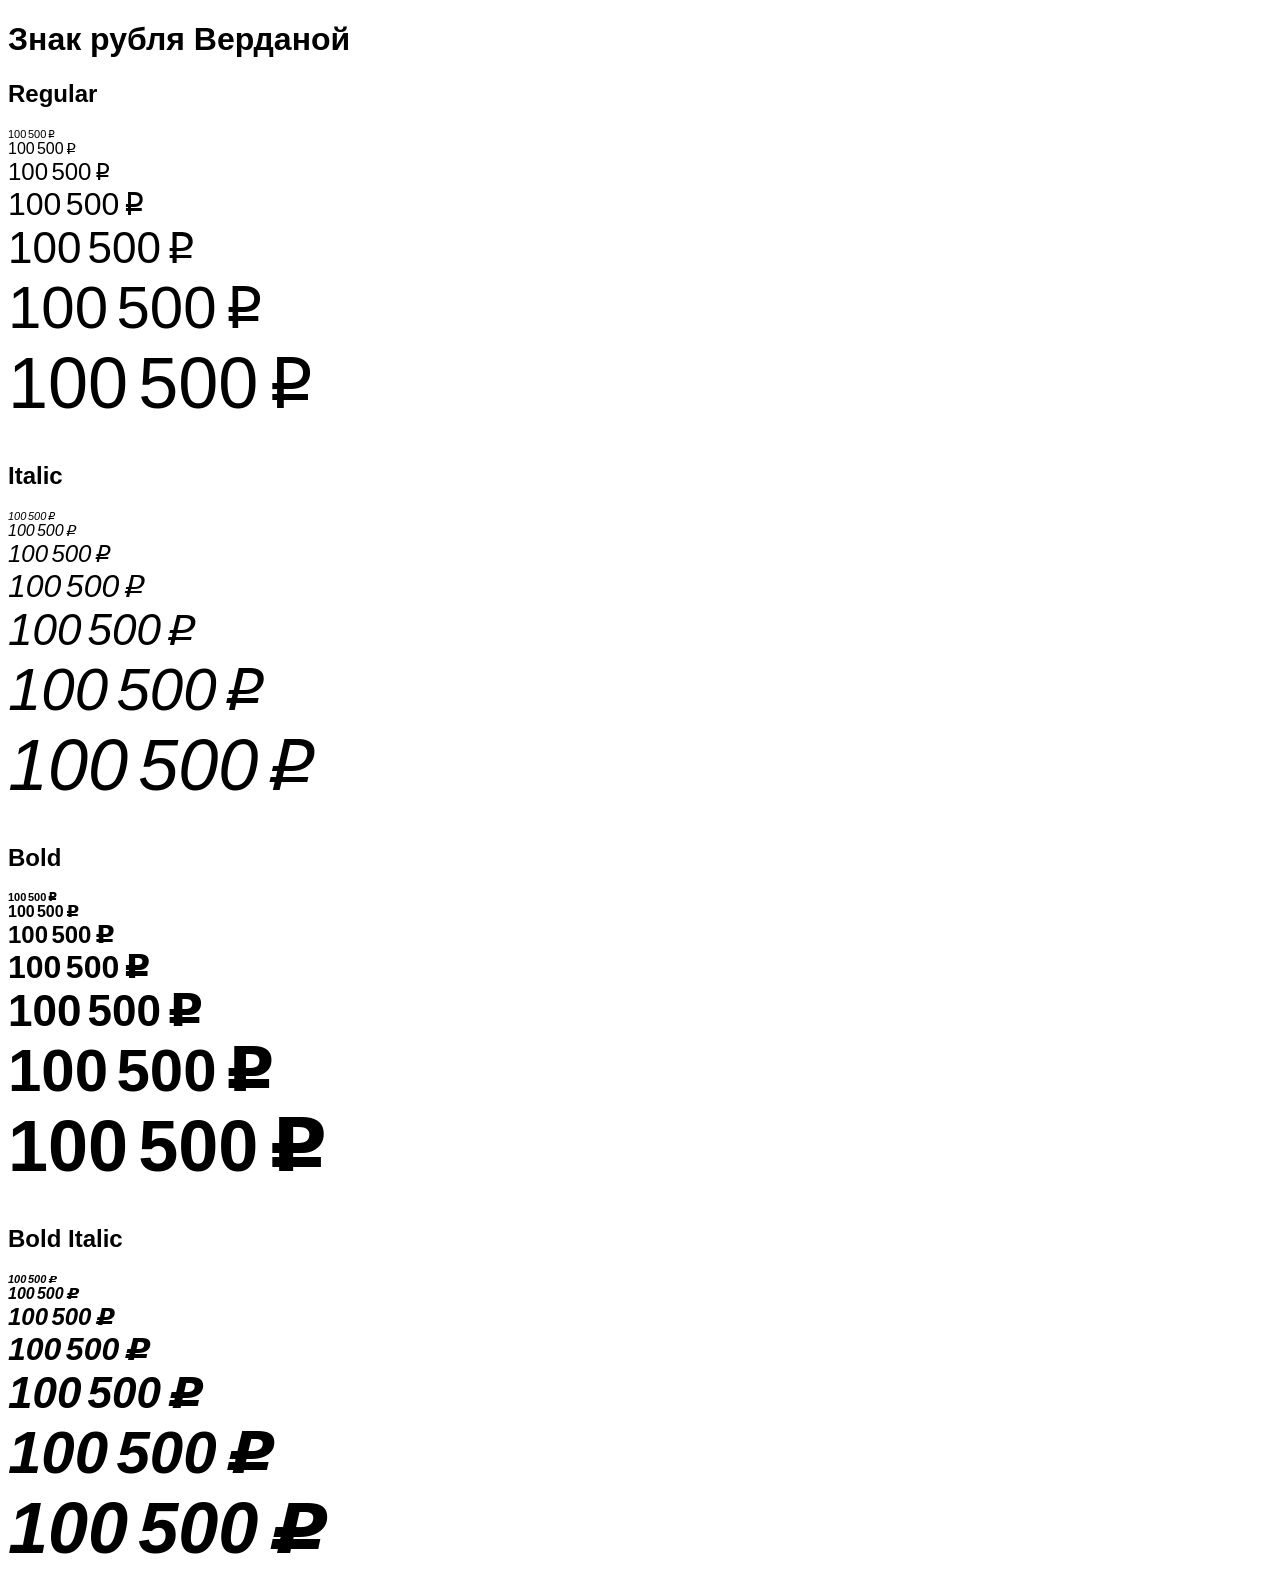
<file: fonts/b-rub_verdana/test.html>
<!DOCTYPE html>
<html>
<head>
	<title>Знак рубля Верданой</title>
	<meta charset="utf-8">
	<link rel="stylesheet" href="stylesheet.css">
	<style>
		body {
			font-family: Verdana, sans-serif;
		}
		.b-hs	{
			font-size: 50%;
			line-height: 1;
		}
		p {
			margin: 0;
		}
	</style>
</head>
<body>
<h1>Знак рубля Верданой</h1>

<h2>Regular</h2>

<p style="font-size: 11px;">100<span class="b-hs"> </span>500<span class="b-hs"> </span><span class="b-rub">Р</span></p>
<p style="font-size: 16px;">100<span class="b-hs"> </span>500<span class="b-hs"> </span><span class="b-rub">Р</span></p>
<p style="font-size: 24px;">100<span class="b-hs"> </span>500<span class="b-hs"> </span><span class="b-rub">Р</span></p>
<p style="font-size: 32px;">100<span class="b-hs"> </span>500<span class="b-hs"> </span><span class="b-rub">Р</span></p>
<p style="font-size: 44px;">100<span class="b-hs"> </span>500<span class="b-hs"> </span><span class="b-rub">Р</span></p>
<p style="font-size: 60px;">100<span class="b-hs"> </span>500<span class="b-hs"> </span><span class="b-rub">Р</span></p>
<p style="font-size: 72px;">100<span class="b-hs"> </span>500<span class="b-hs"> </span><span class="b-rub">Р</span></p>

<br>
<h2>Italic</h2>

<div style="font-style: italic;">
	<p style="font-size: 11px;">100<span class="b-hs"> </span>500<span class="b-hs"> </span><span class="b-rub">Р</span></p>
	<p style="font-size: 16px;">100<span class="b-hs"> </span>500<span class="b-hs"> </span><span class="b-rub">Р</span></p>
	<p style="font-size: 24px;">100<span class="b-hs"> </span>500<span class="b-hs"> </span><span class="b-rub">Р</span></p>
	<p style="font-size: 32px;">100<span class="b-hs"> </span>500<span class="b-hs"> </span><span class="b-rub">Р</span></p>
	<p style="font-size: 44px;">100<span class="b-hs"> </span>500<span class="b-hs"> </span><span class="b-rub">Р</span></p>
	<p style="font-size: 60px;">100<span class="b-hs"> </span>500<span class="b-hs"> </span><span class="b-rub">Р</span></p>
	<p style="font-size: 72px;">100<span class="b-hs"> </span>500<span class="b-hs"> </span><span class="b-rub">Р</span></p>
</div>

<br>
<h2>Bold</h2>

<div style="font-weight: bold;">
	<p style="font-size: 11px;">100<span class="b-hs"> </span>500<span class="b-hs"> </span><span class="b-rub">Р</span></p>
	<p style="font-size: 16px;">100<span class="b-hs"> </span>500<span class="b-hs"> </span><span class="b-rub">Р</span></p>
	<p style="font-size: 24px;">100<span class="b-hs"> </span>500<span class="b-hs"> </span><span class="b-rub">Р</span></p>
	<p style="font-size: 32px;">100<span class="b-hs"> </span>500<span class="b-hs"> </span><span class="b-rub">Р</span></p>
	<p style="font-size: 44px;">100<span class="b-hs"> </span>500<span class="b-hs"> </span><span class="b-rub">Р</span></p>
	<p style="font-size: 60px;">100<span class="b-hs"> </span>500<span class="b-hs"> </span><span class="b-rub">Р</span></p>
	<p style="font-size: 72px;">100<span class="b-hs"> </span>500<span class="b-hs"> </span><span class="b-rub">Р</span></p>
</div>

<br>
<h2>Bold Italic</h2>

<div style="font-weight: bold; font-style: italic;">
	<p style="font-size: 11px;">100<span class="b-hs"> </span>500<span class="b-hs"> </span><span class="b-rub">Р</span></p>
	<p style="font-size: 16px;">100<span class="b-hs"> </span>500<span class="b-hs"> </span><span class="b-rub">Р</span></p>
	<p style="font-size: 24px;">100<span class="b-hs"> </span>500<span class="b-hs"> </span><span class="b-rub">Р</span></p>
	<p style="font-size: 32px;">100<span class="b-hs"> </span>500<span class="b-hs"> </span><span class="b-rub">Р</span></p>
	<p style="font-size: 44px;">100<span class="b-hs"> </span>500<span class="b-hs"> </span><span class="b-rub">Р</span></p>
	<p style="font-size: 60px;">100<span class="b-hs"> </span>500<span class="b-hs"> </span><span class="b-rub">Р</span></p>
	<p style="font-size: 72px;">100<span class="b-hs"> </span>500<span class="b-hs"> </span><span class="b-rub">Р</span></p>
</div>

</body>
</html>
</file>
<file: css/main.css>
@charset "UTF-8";
@font-face {
  font-family: "AvenirNext-Regular";
  font-style: normal;
  font-weight: normal;
  src: url("../fonts/AvenirNext-Regular/AvenirNext-Regular.eot?#iefix") format("embedded-opentype"), url("../fonts/AvenirNext-Regular/AvenirNext-Regular.woff") format("woff"), url("../fonts/AvenirNext-Regular/AvenirNext-Regular.ttf") format("truetype"); }

@font-face {
  font-family: "AvenirNext-Medium";
  font-style: normal;
  font-weight: normal;
  src: url("../fonts/AvenirNext-Medium/AvenirNext-Medium.eot?#iefix") format("embedded-opentype"), url("../fonts/AvenirNext-Medium/AvenirNext-Medium.woff") format("woff"), url("../fonts/AvenirNext-Medium/AvenirNext-Medium.ttf") format("truetype"); }

@font-face {
  font-family: "AvenirNext-DemiBold";
  font-style: normal;
  font-weight: normal;
  src: url("../fonts/AvenirNext-DemiBold/AvenirNext-DemiBold.eot?#iefix") format("embedded-opentype"), url("../fonts/AvenirNext-DemiBold/AvenirNext-DemiBold.woff") format("woff"), url("../fonts/AvenirNext-DemiBold/AvenirNext-DemiBold.ttf") format("truetype"); }

@font-face {
  font-family: "ALSRubl-Verdana";
  font-style: normal;
  font-weight: normal;
  src: url("../fonts/b-rub_verdana/alsrubl-verdana-regular.eot?#iefix") format("embedded-opentype"), url("../fonts/b-rub_verdana/alsrubl-verdana-regular.woff") format("woff"), url("../fonts/b-rub_verdana/alsrubl-verdana-regular.ttf") format("truetype"); }

/*!
 * Bootstrap v3.3.4 (http://getbootstrap.com)
 * Copyright 2011-2015 Twitter, Inc.
 * Licensed under MIT (https://github.com/twbs/bootstrap/blob/master/LICENSE)
 */
/*!
 * Generated using the Bootstrap Customizer (http://getbootstrap.com/customize/?id=5d89c68bb2562520849b)
 * Config saved to config.json and https://gist.github.com/5d89c68bb2562520849b
 */
/*! normalize.css v3.0.2 | MIT License | git.io/normalize */
html {
  font-family: sans-serif;
  -ms-text-size-adjust: 100%;
  -webkit-text-size-adjust: 100%; }

body {
  margin: 0; }

article, aside, details, figcaption, figure, footer, header, hgroup, main, menu, nav, section, summary {
  display: block; }

audio, canvas, progress, video {
  display: inline-block;
  vertical-align: baseline; }

audio:not([controls]) {
  display: none;
  height: 0; }

[hidden], template {
  display: none; }

a {
  background-color: transparent; }

a:active, a:hover {
  outline: 0; }

abbr[title] {
  border-bottom: 1px dotted; }

b, strong {
  font-weight: bold; }

dfn {
  font-style: italic; }

h1 {
  font-size: 2em;
  margin: 0.67em 0; }

mark {
  background: #ff0;
  color: #000; }

small {
  font-size: 80%; }

sub, sup {
  font-size: 75%;
  line-height: 0;
  position: relative;
  vertical-align: baseline; }

sup {
  top: -0.5em; }

sub {
  bottom: -0.25em; }

img {
  border: 0; }

svg:not(:root) {
  overflow: hidden; }

figure {
  margin: 1em 40px; }

hr {
  -webkit-box-sizing: content-box;
  box-sizing: content-box;
  height: 0; }

pre {
  overflow: auto; }

code, kbd, pre, samp {
  font-family: monospace, monospace;
  font-size: 1em; }

button, input, optgroup, select, textarea {
  color: inherit;
  font: inherit;
  margin: 0; }

button {
  overflow: visible; }

button, select {
  text-transform: none; }

button, html input[type="button"], input[type="reset"], input[type="submit"] {
  -webkit-appearance: button;
  cursor: pointer; }

button[disabled], html input[disabled] {
  cursor: default; }

button::-moz-focus-inner, input::-moz-focus-inner {
  border: 0;
  padding: 0; }

input {
  line-height: normal; }

input[type="checkbox"], input[type="radio"] {
  -webkit-box-sizing: border-box;
  box-sizing: border-box;
  padding: 0; }

input[type="number"]::-webkit-inner-spin-button, input[type="number"]::-webkit-outer-spin-button {
  height: auto; }

input[type="search"] {
  -webkit-appearance: textfield;
  -webkit-box-sizing: content-box;
  box-sizing: content-box; }

input[type="search"]::-webkit-search-cancel-button, input[type="search"]::-webkit-search-decoration {
  -webkit-appearance: none; }

fieldset {
  border: 1px solid #c0c0c0;
  margin: 0 2px;
  padding: 0.35em 0.625em 0.75em; }

legend {
  border: 0;
  padding: 0; }

textarea {
  overflow: auto; }

optgroup {
  font-weight: bold; }

table {
  border-collapse: collapse;
  border-spacing: 0; }

td, th {
  padding: 0; }

* {
  -webkit-box-sizing: border-box;
  box-sizing: border-box; }

*:before, *:after {
  -webkit-box-sizing: border-box;
  box-sizing: border-box; }

html {
  font-size: 10px;
  -webkit-tap-highlight-color: transparent; }

body {
  font-family: "Helvetica Neue",Helvetica,Arial,sans-serif;
  font-size: 14px;
  line-height: 1.42857143;
  color: #333;
  background-color: #fff; }

input, button, select, textarea {
  font-family: inherit;
  font-size: inherit;
  line-height: inherit; }

a {
  color: #337ab7;
  text-decoration: none; }

a:hover, a:focus {
  color: #23527c;
  text-decoration: underline; }

a:focus {
  outline: thin dotted;
  outline: 5px auto -webkit-focus-ring-color;
  outline-offset: -2px; }

figure {
  margin: 0; }

img {
  vertical-align: middle; }

.img-responsive {
  display: block;
  max-width: 100%;
  height: auto; }

.img-rounded {
  -webkit-border-radius: 6px;
          border-radius: 6px; }

.img-thumbnail {
  padding: 4px;
  line-height: 1.42857143;
  background-color: #fff;
  border: 1px solid #ddd;
  -webkit-border-radius: 4px;
          border-radius: 4px;
  -webkit-transition: all .2s ease-in-out;
  transition: all .2s ease-in-out;
  display: inline-block;
  max-width: 100%;
  height: auto; }

.img-circle {
  -webkit-border-radius: 50%;
          border-radius: 50%; }

hr {
  margin-top: 20px;
  margin-bottom: 20px;
  border: 0;
  border-top: 1px solid #eee; }

.sr-only {
  position: absolute;
  width: 1px;
  height: 1px;
  margin: -1px;
  padding: 0;
  overflow: hidden;
  clip: rect(0, 0, 0, 0);
  border: 0; }

.sr-only-focusable:active, .sr-only-focusable:focus {
  position: static;
  width: auto;
  height: auto;
  margin: 0;
  overflow: visible;
  clip: auto; }

[role="button"] {
  cursor: pointer; }

.container {
  margin-right: auto;
  margin-left: auto;
  padding-left: 15px;
  padding-right: 15px; }

@media (min-width: 768px) {
  .container {
    width: 750px; } }

@media (min-width: 992px) {
  .container {
    width: 970px; } }

@media (min-width: 1200px) {
  .container {
    width: 1170px; } }

.container-fluid {
  margin-right: auto;
  margin-left: auto;
  padding-left: 15px;
  padding-right: 15px; }

.row {
  margin-left: -15px;
  margin-right: -15px; }

.col-xs-1, .col-sm-1, .col-md-1, .col-lg-1, .col-xs-2, .col-sm-2, .col-md-2, .col-lg-2, .col-xs-3, .col-sm-3, .col-md-3, .col-lg-3, .col-xs-4, .col-sm-4, .col-md-4, .col-lg-4, .col-xs-5, .col-sm-5, .col-md-5, .col-lg-5, .col-xs-6, .col-sm-6, .col-md-6, .col-lg-6, .col-xs-7, .col-sm-7, .col-md-7, .col-lg-7, .col-xs-8, .col-sm-8, .col-md-8, .col-lg-8, .col-xs-9, .col-sm-9, .col-md-9, .col-lg-9, .col-xs-10, .col-sm-10, .col-md-10, .col-lg-10, .col-xs-11, .col-sm-11, .col-md-11, .col-lg-11, .col-xs-12, .col-sm-12, .col-md-12, .col-lg-12 {
  position: relative;
  min-height: 1px;
  padding-left: 15px;
  padding-right: 15px; }

.col-xs-1, .col-xs-2, .col-xs-3, .col-xs-4, .col-xs-5, .col-xs-6, .col-xs-7, .col-xs-8, .col-xs-9, .col-xs-10, .col-xs-11, .col-xs-12 {
  float: left; }

.col-xs-12 {
  width: 100%; }

.col-xs-11 {
  width: 91.66666667%; }

.col-xs-10 {
  width: 83.33333333%; }

.col-xs-9 {
  width: 75%; }

.col-xs-8 {
  width: 66.66666667%; }

.col-xs-7 {
  width: 58.33333333%; }

.col-xs-6 {
  width: 50%; }

.col-xs-5 {
  width: 41.66666667%; }

.col-xs-4 {
  width: 33.33333333%; }

.col-xs-3 {
  width: 25%; }

.col-xs-2 {
  width: 16.66666667%; }

.col-xs-1 {
  width: 8.33333333%; }

.col-xs-pull-12 {
  right: 100%; }

.col-xs-pull-11 {
  right: 91.66666667%; }

.col-xs-pull-10 {
  right: 83.33333333%; }

.col-xs-pull-9 {
  right: 75%; }

.col-xs-pull-8 {
  right: 66.66666667%; }

.col-xs-pull-7 {
  right: 58.33333333%; }

.col-xs-pull-6 {
  right: 50%; }

.col-xs-pull-5 {
  right: 41.66666667%; }

.col-xs-pull-4 {
  right: 33.33333333%; }

.col-xs-pull-3 {
  right: 25%; }

.col-xs-pull-2 {
  right: 16.66666667%; }

.col-xs-pull-1 {
  right: 8.33333333%; }

.col-xs-pull-0 {
  right: auto; }

.col-xs-push-12 {
  left: 100%; }

.col-xs-push-11 {
  left: 91.66666667%; }

.col-xs-push-10 {
  left: 83.33333333%; }

.col-xs-push-9 {
  left: 75%; }

.col-xs-push-8 {
  left: 66.66666667%; }

.col-xs-push-7 {
  left: 58.33333333%; }

.col-xs-push-6 {
  left: 50%; }

.col-xs-push-5 {
  left: 41.66666667%; }

.col-xs-push-4 {
  left: 33.33333333%; }

.col-xs-push-3 {
  left: 25%; }

.col-xs-push-2 {
  left: 16.66666667%; }

.col-xs-push-1 {
  left: 8.33333333%; }

.col-xs-push-0 {
  left: auto; }

.col-xs-offset-12 {
  margin-left: 100%; }

.col-xs-offset-11 {
  margin-left: 91.66666667%; }

.col-xs-offset-10 {
  margin-left: 83.33333333%; }

.col-xs-offset-9 {
  margin-left: 75%; }

.col-xs-offset-8 {
  margin-left: 66.66666667%; }

.col-xs-offset-7 {
  margin-left: 58.33333333%; }

.col-xs-offset-6 {
  margin-left: 50%; }

.col-xs-offset-5 {
  margin-left: 41.66666667%; }

.col-xs-offset-4 {
  margin-left: 33.33333333%; }

.col-xs-offset-3 {
  margin-left: 25%; }

.col-xs-offset-2 {
  margin-left: 16.66666667%; }

.col-xs-offset-1 {
  margin-left: 8.33333333%; }

.col-xs-offset-0 {
  margin-left: 0; }

@media (min-width: 768px) {
  .col-sm-1, .col-sm-2, .col-sm-3, .col-sm-4, .col-sm-5, .col-sm-6, .col-sm-7, .col-sm-8, .col-sm-9, .col-sm-10, .col-sm-11, .col-sm-12 {
    float: left; }
  .col-sm-12 {
    width: 100%; }
  .col-sm-11 {
    width: 91.66666667%; }
  .col-sm-10 {
    width: 83.33333333%; }
  .col-sm-9 {
    width: 75%; }
  .col-sm-8 {
    width: 66.66666667%; }
  .col-sm-7 {
    width: 58.33333333%; }
  .col-sm-6 {
    width: 50%; }
  .col-sm-5 {
    width: 41.66666667%; }
  .col-sm-4 {
    width: 33.33333333%; }
  .col-sm-3 {
    width: 25%; }
  .col-sm-2 {
    width: 16.66666667%; }
  .col-sm-1 {
    width: 8.33333333%; }
  .col-sm-pull-12 {
    right: 100%; }
  .col-sm-pull-11 {
    right: 91.66666667%; }
  .col-sm-pull-10 {
    right: 83.33333333%; }
  .col-sm-pull-9 {
    right: 75%; }
  .col-sm-pull-8 {
    right: 66.66666667%; }
  .col-sm-pull-7 {
    right: 58.33333333%; }
  .col-sm-pull-6 {
    right: 50%; }
  .col-sm-pull-5 {
    right: 41.66666667%; }
  .col-sm-pull-4 {
    right: 33.33333333%; }
  .col-sm-pull-3 {
    right: 25%; }
  .col-sm-pull-2 {
    right: 16.66666667%; }
  .col-sm-pull-1 {
    right: 8.33333333%; }
  .col-sm-pull-0 {
    right: auto; }
  .col-sm-push-12 {
    left: 100%; }
  .col-sm-push-11 {
    left: 91.66666667%; }
  .col-sm-push-10 {
    left: 83.33333333%; }
  .col-sm-push-9 {
    left: 75%; }
  .col-sm-push-8 {
    left: 66.66666667%; }
  .col-sm-push-7 {
    left: 58.33333333%; }
  .col-sm-push-6 {
    left: 50%; }
  .col-sm-push-5 {
    left: 41.66666667%; }
  .col-sm-push-4 {
    left: 33.33333333%; }
  .col-sm-push-3 {
    left: 25%; }
  .col-sm-push-2 {
    left: 16.66666667%; }
  .col-sm-push-1 {
    left: 8.33333333%; }
  .col-sm-push-0 {
    left: auto; }
  .col-sm-offset-12 {
    margin-left: 100%; }
  .col-sm-offset-11 {
    margin-left: 91.66666667%; }
  .col-sm-offset-10 {
    margin-left: 83.33333333%; }
  .col-sm-offset-9 {
    margin-left: 75%; }
  .col-sm-offset-8 {
    margin-left: 66.66666667%; }
  .col-sm-offset-7 {
    margin-left: 58.33333333%; }
  .col-sm-offset-6 {
    margin-left: 50%; }
  .col-sm-offset-5 {
    margin-left: 41.66666667%; }
  .col-sm-offset-4 {
    margin-left: 33.33333333%; }
  .col-sm-offset-3 {
    margin-left: 25%; }
  .col-sm-offset-2 {
    margin-left: 16.66666667%; }
  .col-sm-offset-1 {
    margin-left: 8.33333333%; }
  .col-sm-offset-0 {
    margin-left: 0; } }

@media (min-width: 992px) {
  .col-md-1, .col-md-2, .col-md-3, .col-md-4, .col-md-5, .col-md-6, .col-md-7, .col-md-8, .col-md-9, .col-md-10, .col-md-11, .col-md-12 {
    float: left; }
  .col-md-12 {
    width: 100%; }
  .col-md-11 {
    width: 91.66666667%; }
  .col-md-10 {
    width: 83.33333333%; }
  .col-md-9 {
    width: 75%; }
  .col-md-8 {
    width: 66.66666667%; }
  .col-md-7 {
    width: 58.33333333%; }
  .col-md-6 {
    width: 50%; }
  .col-md-5 {
    width: 41.66666667%; }
  .col-md-4 {
    width: 33.33333333%; }
  .col-md-3 {
    width: 25%; }
  .col-md-2 {
    width: 16.66666667%; }
  .col-md-1 {
    width: 8.33333333%; }
  .col-md-pull-12 {
    right: 100%; }
  .col-md-pull-11 {
    right: 91.66666667%; }
  .col-md-pull-10 {
    right: 83.33333333%; }
  .col-md-pull-9 {
    right: 75%; }
  .col-md-pull-8 {
    right: 66.66666667%; }
  .col-md-pull-7 {
    right: 58.33333333%; }
  .col-md-pull-6 {
    right: 50%; }
  .col-md-pull-5 {
    right: 41.66666667%; }
  .col-md-pull-4 {
    right: 33.33333333%; }
  .col-md-pull-3 {
    right: 25%; }
  .col-md-pull-2 {
    right: 16.66666667%; }
  .col-md-pull-1 {
    right: 8.33333333%; }
  .col-md-pull-0 {
    right: auto; }
  .col-md-push-12 {
    left: 100%; }
  .col-md-push-11 {
    left: 91.66666667%; }
  .col-md-push-10 {
    left: 83.33333333%; }
  .col-md-push-9 {
    left: 75%; }
  .col-md-push-8 {
    left: 66.66666667%; }
  .col-md-push-7 {
    left: 58.33333333%; }
  .col-md-push-6 {
    left: 50%; }
  .col-md-push-5 {
    left: 41.66666667%; }
  .col-md-push-4 {
    left: 33.33333333%; }
  .col-md-push-3 {
    left: 25%; }
  .col-md-push-2 {
    left: 16.66666667%; }
  .col-md-push-1 {
    left: 8.33333333%; }
  .col-md-push-0 {
    left: auto; }
  .col-md-offset-12 {
    margin-left: 100%; }
  .col-md-offset-11 {
    margin-left: 91.66666667%; }
  .col-md-offset-10 {
    margin-left: 83.33333333%; }
  .col-md-offset-9 {
    margin-left: 75%; }
  .col-md-offset-8 {
    margin-left: 66.66666667%; }
  .col-md-offset-7 {
    margin-left: 58.33333333%; }
  .col-md-offset-6 {
    margin-left: 50%; }
  .col-md-offset-5 {
    margin-left: 41.66666667%; }
  .col-md-offset-4 {
    margin-left: 33.33333333%; }
  .col-md-offset-3 {
    margin-left: 25%; }
  .col-md-offset-2 {
    margin-left: 16.66666667%; }
  .col-md-offset-1 {
    margin-left: 8.33333333%; }
  .col-md-offset-0 {
    margin-left: 0; } }

@media (min-width: 1200px) {
  .col-lg-1, .col-lg-2, .col-lg-3, .col-lg-4, .col-lg-5, .col-lg-6, .col-lg-7, .col-lg-8, .col-lg-9, .col-lg-10, .col-lg-11, .col-lg-12 {
    float: left; }
  .col-lg-12 {
    width: 100%; }
  .col-lg-11 {
    width: 91.66666667%; }
  .col-lg-10 {
    width: 83.33333333%; }
  .col-lg-9 {
    width: 75%; }
  .col-lg-8 {
    width: 66.66666667%; }
  .col-lg-7 {
    width: 58.33333333%; }
  .col-lg-6 {
    width: 50%; }
  .col-lg-5 {
    width: 41.66666667%; }
  .col-lg-4 {
    width: 33.33333333%; }
  .col-lg-3 {
    width: 25%; }
  .col-lg-2 {
    width: 16.66666667%; }
  .col-lg-1 {
    width: 8.33333333%; }
  .col-lg-pull-12 {
    right: 100%; }
  .col-lg-pull-11 {
    right: 91.66666667%; }
  .col-lg-pull-10 {
    right: 83.33333333%; }
  .col-lg-pull-9 {
    right: 75%; }
  .col-lg-pull-8 {
    right: 66.66666667%; }
  .col-lg-pull-7 {
    right: 58.33333333%; }
  .col-lg-pull-6 {
    right: 50%; }
  .col-lg-pull-5 {
    right: 41.66666667%; }
  .col-lg-pull-4 {
    right: 33.33333333%; }
  .col-lg-pull-3 {
    right: 25%; }
  .col-lg-pull-2 {
    right: 16.66666667%; }
  .col-lg-pull-1 {
    right: 8.33333333%; }
  .col-lg-pull-0 {
    right: auto; }
  .col-lg-push-12 {
    left: 100%; }
  .col-lg-push-11 {
    left: 91.66666667%; }
  .col-lg-push-10 {
    left: 83.33333333%; }
  .col-lg-push-9 {
    left: 75%; }
  .col-lg-push-8 {
    left: 66.66666667%; }
  .col-lg-push-7 {
    left: 58.33333333%; }
  .col-lg-push-6 {
    left: 50%; }
  .col-lg-push-5 {
    left: 41.66666667%; }
  .col-lg-push-4 {
    left: 33.33333333%; }
  .col-lg-push-3 {
    left: 25%; }
  .col-lg-push-2 {
    left: 16.66666667%; }
  .col-lg-push-1 {
    left: 8.33333333%; }
  .col-lg-push-0 {
    left: auto; }
  .col-lg-offset-12 {
    margin-left: 100%; }
  .col-lg-offset-11 {
    margin-left: 91.66666667%; }
  .col-lg-offset-10 {
    margin-left: 83.33333333%; }
  .col-lg-offset-9 {
    margin-left: 75%; }
  .col-lg-offset-8 {
    margin-left: 66.66666667%; }
  .col-lg-offset-7 {
    margin-left: 58.33333333%; }
  .col-lg-offset-6 {
    margin-left: 50%; }
  .col-lg-offset-5 {
    margin-left: 41.66666667%; }
  .col-lg-offset-4 {
    margin-left: 33.33333333%; }
  .col-lg-offset-3 {
    margin-left: 25%; }
  .col-lg-offset-2 {
    margin-left: 16.66666667%; }
  .col-lg-offset-1 {
    margin-left: 8.33333333%; }
  .col-lg-offset-0 {
    margin-left: 0; } }

.clearfix:before, .clearfix:after, .container:before, .container:after, .container-fluid:before, .container-fluid:after, .row:before, .row:after {
  content: " ";
  display: table; }

.clearfix:after, .container:after, .container-fluid:after, .row:after {
  clear: both; }

.center-block {
  display: block;
  margin-left: auto;
  margin-right: auto; }

.pull-right {
  float: right !important; }

.pull-left {
  float: left !important; }

.hide {
  display: none !important; }

.show {
  display: block !important; }

.invisible {
  visibility: hidden; }

.text-hide {
  font: 0/0 a;
  color: transparent;
  text-shadow: none;
  background-color: transparent;
  border: 0; }

.hidden {
  display: none !important; }

.affix {
  position: fixed; }

@-ms-viewport {
  width: device-width; }

.visible-xs, .visible-sm, .visible-md, .visible-lg {
  display: none !important; }

.visible-xs-block, .visible-xs-inline, .visible-xs-inline-block, .visible-sm-block, .visible-sm-inline, .visible-sm-inline-block, .visible-md-block, .visible-md-inline, .visible-md-inline-block, .visible-lg-block, .visible-lg-inline, .visible-lg-inline-block {
  display: none !important; }

@media (max-width: 767px) {
  .visible-xs {
    display: block !important; }
  table.visible-xs {
    display: table; }
  tr.visible-xs {
    display: table-row !important; }
  th.visible-xs, td.visible-xs {
    display: table-cell !important; } }

@media (max-width: 767px) {
  .visible-xs-block {
    display: block !important; } }

@media (max-width: 767px) {
  .visible-xs-inline {
    display: inline !important; } }

@media (max-width: 767px) {
  .visible-xs-inline-block {
    display: inline-block !important; } }

@media (min-width: 768px) and (max-width: 991px) {
  .visible-sm {
    display: block !important; }
  table.visible-sm {
    display: table; }
  tr.visible-sm {
    display: table-row !important; }
  th.visible-sm, td.visible-sm {
    display: table-cell !important; } }

@media (min-width: 768px) and (max-width: 991px) {
  .visible-sm-block {
    display: block !important; } }

@media (min-width: 768px) and (max-width: 991px) {
  .visible-sm-inline {
    display: inline !important; } }

@media (min-width: 768px) and (max-width: 991px) {
  .visible-sm-inline-block {
    display: inline-block !important; } }

@media (min-width: 992px) and (max-width: 1199px) {
  .visible-md {
    display: block !important; }
  table.visible-md {
    display: table; }
  tr.visible-md {
    display: table-row !important; }
  th.visible-md, td.visible-md {
    display: table-cell !important; } }

@media (min-width: 992px) and (max-width: 1199px) {
  .visible-md-block {
    display: block !important; } }

@media (min-width: 992px) and (max-width: 1199px) {
  .visible-md-inline {
    display: inline !important; } }

@media (min-width: 992px) and (max-width: 1199px) {
  .visible-md-inline-block {
    display: inline-block !important; } }

@media (min-width: 1200px) {
  .visible-lg {
    display: block !important; }
  table.visible-lg {
    display: table; }
  tr.visible-lg {
    display: table-row !important; }
  th.visible-lg, td.visible-lg {
    display: table-cell !important; } }

@media (min-width: 1200px) {
  .visible-lg-block {
    display: block !important; } }

@media (min-width: 1200px) {
  .visible-lg-inline {
    display: inline !important; } }

@media (min-width: 1200px) {
  .visible-lg-inline-block {
    display: inline-block !important; } }

@media (max-width: 767px) {
  .hidden-xs {
    display: none !important; } }

@media (min-width: 768px) and (max-width: 991px) {
  .hidden-sm {
    display: none !important; } }

@media (min-width: 992px) and (max-width: 1199px) {
  .hidden-md {
    display: none !important; } }

@media (min-width: 1200px) {
  .hidden-lg {
    display: none !important; } }

.visible-print {
  display: none !important; }

@media print {
  .visible-print {
    display: block !important; }
  table.visible-print {
    display: table; }
  tr.visible-print {
    display: table-row !important; }
  th.visible-print, td.visible-print {
    display: table-cell !important; } }

.visible-print-block {
  display: none !important; }

@media print {
  .visible-print-block {
    display: block !important; } }

.visible-print-inline {
  display: none !important; }

@media print {
  .visible-print-inline {
    display: inline !important; } }

.visible-print-inline-block {
  display: none !important; }

@media print {
  .visible-print-inline-block {
    display: inline-block !important; } }

@media print {
  .hidden-print {
    display: none !important; } }

.mm-hidden {
  display: none !important; }

.mm-wrapper {
  overflow-x: hidden;
  position: relative; }

.mm-menu {
  -webkit-box-sizing: border-box;
          box-sizing: border-box;
  background: inherit;
  display: block;
  padding: 0;
  margin: 0;
  position: absolute;
  left: 0;
  right: 0;
  top: 0;
  bottom: 0;
  z-index: 0; }

.mm-panels, .mm-panels > .mm-panel {
  background: inherit;
  border-color: inherit;
  -webkit-box-sizing: border-box;
          box-sizing: border-box;
  margin: 0;
  position: absolute;
  left: 0;
  right: 0;
  top: 0;
  bottom: 0;
  z-index: 0; }

.mm-panels {
  overflow: hidden; }

.mm-panel {
  -webkit-transform: translate(100%, 0);
      -ms-transform: translate(100%, 0);
          transform: translate(100%, 0);
  -webkit-transform: translate3d(100%, 0, 0);
          transform: translate3d(100%, 0, 0);
  -webkit-transition: -webkit-transform .4s ease;
  transition: -webkit-transform .4s ease;
  transition: transform .4s ease;
  transition: transform .4s ease, -webkit-transform .4s ease;
  -webkit-transform-origin: top left;
      -ms-transform-origin: top left;
          transform-origin: top left; }

.mm-panel.mm-opened {
  -webkit-transform: translate(0, 0);
      -ms-transform: translate(0, 0);
          transform: translate(0, 0);
  -webkit-transform: translate3d(0, 0, 0);
          transform: translate3d(0, 0, 0); }

.mm-panel.mm-subopened {
  -webkit-transform: translate(-30%, 0);
      -ms-transform: translate(-30%, 0);
          transform: translate(-30%, 0);
  -webkit-transform: translate3d(-30%, 0, 0);
          transform: translate3d(-30%, 0, 0); }

.mm-panel.mm-highest {
  z-index: 1; }

.mm-panel.mm-noanimation {
  -webkit-transition: none !important;
  transition: none !important; }

.mm-panel.mm-noanimation.mm-subopened {
  -webkit-transform: translate(0, 0);
      -ms-transform: translate(0, 0);
          transform: translate(0, 0);
  -webkit-transform: translate3d(0, 0, 0);
          transform: translate3d(0, 0, 0); }

.mm-panels > .mm-panel {
  -webkit-overflow-scrolling: touch;
  overflow: scroll;
  overflow-x: hidden;
  overflow-y: auto;
  padding: 0 20px; }

.mm-panels > .mm-panel.mm-hasnavbar {
  padding-top: 40px; }

.mm-panels > .mm-panel:not(.mm-hidden) {
  display: block; }

.mm-panels > .mm-panel:after, .mm-panels > .mm-panel:before {
  content: '';
  display: block;
  height: 20px; }

.mm-vertical .mm-panel {
  -webkit-transform: none !important;
      -ms-transform: none !important;
          transform: none !important; }

.mm-listview .mm-vertical .mm-panel, .mm-vertical .mm-listview .mm-panel {
  display: none;
  padding: 10px 0 10px 10px; }

.mm-listview .mm-vertical .mm-panel .mm-listview > li:last-child:after, .mm-vertical .mm-listview .mm-panel .mm-listview > li:last-child:after {
  border-color: transparent; }

.mm-vertical li.mm-opened > .mm-panel, li.mm-vertical.mm-opened > .mm-panel {
  display: block; }

.mm-listview > li.mm-vertical > .mm-next, .mm-vertical .mm-listview > li > .mm-next {
  -webkit-box-sizing: border-box;
          box-sizing: border-box;
  height: 40px;
  bottom: auto; }

.mm-listview > li.mm-vertical.mm-opened > .mm-next:after, .mm-vertical .mm-listview > li.mm-opened > .mm-next:after {
  -webkit-transform: rotate(225deg);
      -ms-transform: rotate(225deg);
          transform: rotate(225deg);
  right: 19px; }

.mm-btn {
  -webkit-box-sizing: border-box;
          box-sizing: border-box;
  width: 40px;
  height: 40px;
  position: absolute;
  top: 0;
  z-index: 1; }

.mm-clear:after, .mm-clear:before, .mm-close:after, .mm-close:before {
  content: '';
  border: 2px solid transparent;
  display: block;
  width: 5px;
  height: 5px;
  margin: auto;
  position: absolute;
  top: 0;
  bottom: 0;
  -webkit-transform: rotate(-45deg);
      -ms-transform: rotate(-45deg);
          transform: rotate(-45deg); }

.mm-clear:before, .mm-close:before {
  border-right: none;
  border-bottom: none;
  right: 18px; }

.mm-clear:after, .mm-close:after {
  border-left: none;
  border-top: none;
  right: 25px; }

.mm-next:after, .mm-prev:before {
  content: '';
  border-top: 2px solid transparent;
  border-left: 2px solid transparent;
  display: block;
  width: 8px;
  height: 8px;
  margin: auto;
  position: absolute;
  top: 0;
  bottom: 0; }

.mm-prev:before {
  -webkit-transform: rotate(-45deg);
      -ms-transform: rotate(-45deg);
          transform: rotate(-45deg);
  left: 23px;
  right: auto; }

.mm-next:after {
  -webkit-transform: rotate(135deg);
      -ms-transform: rotate(135deg);
          transform: rotate(135deg);
  right: 23px;
  left: auto; }

.mm-navbar {
  border-bottom: 1px solid;
  border-color: inherit;
  text-align: center;
  line-height: 20px;
  height: 40px;
  padding: 0 40px;
  margin: 0;
  position: absolute;
  top: 0;
  left: 0;
  right: 0; }

.mm-navbar > * {
  display: block;
  padding: 10px 0; }

.mm-navbar a, .mm-navbar a:hover {
  text-decoration: none; }

.mm-navbar .mm-title {
  text-overflow: ellipsis;
  white-space: nowrap;
  overflow: hidden; }

.mm-navbar .mm-btn:first-child {
  left: 0; }

.mm-navbar .mm-btn:last-child {
  text-align: right;
  right: 0; }

.mm-panel .mm-navbar {
  display: none; }

.mm-panel.mm-hasnavbar .mm-navbar {
  display: block; }

.mm-listview, .mm-listview > li {
  list-style: none;
  display: block;
  padding: 0;
  margin: 0; }

.mm-listview {
  font: inherit;
  font-size: 14px;
  line-height: 20px; }

.mm-listview a, .mm-listview a:hover {
  text-decoration: none; }

.mm-listview > li {
  position: relative; }

.mm-listview > li, .mm-listview > li .mm-next, .mm-listview > li .mm-next:before, .mm-listview > li:after {
  border-color: inherit; }

.mm-listview > li > a, .mm-listview > li > span {
  text-overflow: ellipsis;
  white-space: nowrap;
  overflow: hidden;
  color: inherit;
  display: block;
  padding: 10px 10px 10px 20px;
  margin: 0; }

.mm-listview > li:not(.mm-divider):after {
  content: '';
  border-bottom-width: 1px;
  border-bottom-style: solid;
  display: block;
  position: absolute;
  left: 0;
  right: 0;
  bottom: 0; }

.mm-listview > li:not(.mm-divider):after {
  left: 20px; }

.mm-listview .mm-next {
  background: rgba(3, 2, 1, 0);
  width: 50px;
  padding: 0;
  position: absolute;
  right: 0;
  top: 0;
  bottom: 0;
  z-index: 2; }

.mm-listview .mm-next:before {
  content: '';
  border-left-width: 1px;
  border-left-style: solid;
  display: block;
  position: absolute;
  top: 0;
  bottom: 0;
  left: 0; }

.mm-listview .mm-next + a, .mm-listview .mm-next + span {
  margin-right: 50px; }

.mm-listview .mm-next.mm-fullsubopen {
  width: 100%; }

.mm-listview .mm-next.mm-fullsubopen:before {
  border-left: none; }

.mm-listview .mm-next.mm-fullsubopen + a, .mm-listview .mm-next.mm-fullsubopen + span {
  padding-right: 50px;
  margin-right: 0; }

.mm-panels > .mm-panel > .mm-listview {
  margin: 20px -20px; }

.mm-panels > .mm-panel > .mm-listview:first-child, .mm-panels > .mm-panel > .mm-navbar + .mm-listview {
  margin-top: -20px; }

.mm-menu {
  background: #f3f3f3;
  border-color: rgba(0, 0, 0, 0.1);
  color: rgba(0, 0, 0, 0.75); }

.mm-menu .mm-navbar a, .mm-menu .mm-navbar > * {
  color: rgba(0, 0, 0, 0.3); }

.mm-menu .mm-btn:after, .mm-menu .mm-btn:before {
  border-color: rgba(0, 0, 0, 0.3); }

.mm-menu .mm-listview {
  border-color: rgba(0, 0, 0, 0.1); }

.mm-menu .mm-listview > li .mm-next:after {
  border-color: rgba(0, 0, 0, 0.3); }

.mm-menu .mm-listview > li a:not(.mm-next) {
  -webkit-tap-highlight-color: rgba(255, 255, 255, 0.5);
  tap-highlight-color: rgba(255, 255, 255, 0.5); }

.mm-menu .mm-listview > li.mm-selected > a:not(.mm-next), .mm-menu .mm-listview > li.mm-selected > span {
  background: rgba(255, 255, 255, 0.5); }

.mm-menu .mm-listview > li.mm-opened.mm-vertical > .mm-panel, .mm-menu .mm-listview > li.mm-opened.mm-vertical > a.mm-next, .mm-menu.mm-vertical .mm-listview > li.mm-opened > .mm-panel, .mm-menu.mm-vertical .mm-listview > li.mm-opened > a.mm-next {
  background: rgba(0, 0, 0, 0.05); }

.mm-menu .mm-divider {
  background: rgba(0, 0, 0, 0.05); }

.mm-page {
  -webkit-box-sizing: border-box;
          box-sizing: border-box;
  position: relative; }

.mm-slideout {
  -webkit-transition: -webkit-transform .4s ease;
  transition: -webkit-transform .4s ease;
  transition: transform .4s ease;
  transition: transform .4s ease, -webkit-transform .4s ease;
  z-index: 1; }

html.mm-opened {
  overflow-x: hidden;
  position: relative; }

html.mm-blocking {
  overflow: hidden; }

html.mm-blocking body {
  overflow: hidden; }

html.mm-background .mm-page {
  background: inherit; }

#mm-blocker {
  background: rgba(3, 2, 1, 0);
  display: none;
  width: 100%;
  height: 100%;
  position: fixed;
  top: 0;
  left: 0;
  z-index: 2; }

html.mm-blocking #mm-blocker {
  display: block; }

.mm-menu.mm-offcanvas {
  z-index: 0;
  display: none;
  position: fixed; }

.mm-menu.mm-offcanvas.mm-opened {
  display: block; }

.mm-menu.mm-offcanvas.mm-no-csstransforms.mm-opened {
  z-index: 10; }

.mm-menu.mm-offcanvas {
  width: 80%;
  min-width: 140px;
  max-width: 440px; }

html.mm-opening .mm-menu ~ .mm-slideout {
  -webkit-transform: translate(80%, 0);
      -ms-transform: translate(80%, 0);
          transform: translate(80%, 0);
  -webkit-transform: translate3d(80%, 0, 0);
          transform: translate3d(80%, 0, 0); }

@media all and (max-width: 175px) {
  html.mm-opening .mm-menu ~ .mm-slideout {
    -webkit-transform: translate(140px, 0);
        -ms-transform: translate(140px, 0);
            transform: translate(140px, 0);
    -webkit-transform: translate3d(140px, 0, 0);
            transform: translate3d(140px, 0, 0); } }

@media all and (min-width: 550px) {
  html.mm-opening .mm-menu ~ .mm-slideout {
    -webkit-transform: translate(440px, 0);
        -ms-transform: translate(440px, 0);
            transform: translate(440px, 0);
    -webkit-transform: translate3d(440px, 0, 0);
            transform: translate3d(440px, 0, 0); } }

.mm-sronly {
  border: 0 !important;
  clip: rect(1px, 1px, 1px, 1px) !important;
  -webkit-clip-path: inset(50%) !important;
          clip-path: inset(50%) !important;
  white-space: nowrap !important;
  width: 1px !important;
  height: 1px !important;
  padding: 0 !important;
  overflow: hidden !important;
  position: absolute !important; }

/**
 * Owl Carousel v2.2.0
 * Copyright 2013-2016 David Deutsch
 * Licensed under MIT (https://github.com/OwlCarousel2/OwlCarousel2/blob/master/LICENSE)
 */
.owl-carousel, .owl-carousel .owl-item {
  -webkit-tap-highlight-color: transparent;
  position: relative; }

.owl-carousel {
  display: none;
  width: 100%;
  z-index: 1; }

.owl-carousel .owl-stage {
  position: relative;
  -ms-touch-action: pan-Y; }

.owl-carousel .owl-stage:after {
  content: ".";
  display: block;
  clear: both;
  visibility: hidden;
  line-height: 0;
  height: 0; }

.owl-carousel .owl-stage-outer {
  position: relative;
  overflow: hidden;
  -webkit-transform: translate3d(0, 0, 0); }

.owl-carousel .owl-item {
  min-height: 1px;
  float: left;
  -webkit-backface-visibility: hidden;
  -webkit-touch-callout: none; }

.owl-carousel .owl-item img {
  display: block;
  width: 100%;
  -webkit-transform-style: preserve-3d; }

.owl-carousel .owl-dots.disabled, .owl-carousel .owl-nav.disabled {
  display: none; }

.no-js .owl-carousel, .owl-carousel.owl-loaded {
  display: block; }

.owl-carousel .owl-dot, .owl-carousel .owl-nav .owl-next, .owl-carousel .owl-nav .owl-prev {
  cursor: pointer;
  cursor: hand;
  -webkit-user-select: none;
  -moz-user-select: none;
  -ms-user-select: none;
  user-select: none; }

.owl-carousel.owl-loading {
  opacity: 0;
  display: block; }

.owl-carousel.owl-hidden {
  opacity: 0; }

.owl-carousel.owl-refresh .owl-item {
  visibility: hidden; }

.owl-carousel.owl-drag .owl-item {
  -webkit-user-select: none;
  -moz-user-select: none;
  -ms-user-select: none;
  user-select: none; }

.owl-carousel.owl-grab {
  cursor: move;
  cursor: -webkit-grab;
  cursor: grab; }

.owl-carousel.owl-rtl {
  direction: rtl; }

.owl-carousel.owl-rtl .owl-item {
  float: right; }

.owl-carousel .animated {
  -webkit-animation-duration: 1s;
  animation-duration: 1s;
  -webkit-animation-fill-mode: both;
  animation-fill-mode: both; }

.owl-carousel .owl-animated-in {
  z-index: 0; }

.owl-carousel .owl-animated-out {
  z-index: 1; }

.owl-carousel .fadeOut {
  -webkit-animation-name: fadeOut;
  animation-name: fadeOut; }

@-webkit-keyframes fadeOut {
  0% {
    opacity: 1; }
  100% {
    opacity: 0; } }

@keyframes fadeOut {
  0% {
    opacity: 1; }
  100% {
    opacity: 0; } }

.owl-height {
  -webkit-transition: height .5s ease-in-out;
  transition: height .5s ease-in-out; }

.owl-carousel .owl-item .owl-lazy {
  opacity: 0;
  -webkit-transition: opacity .4s ease;
  transition: opacity .4s ease; }

.owl-carousel .owl-item img.owl-lazy {
  -webkit-transform-style: preserve-3d;
  transform-style: preserve-3d; }

.owl-carousel .owl-video-wrapper {
  position: relative;
  height: 100%;
  background: #000; }

.owl-carousel .owl-video-play-icon {
  position: absolute;
  height: 80px;
  width: 80px;
  left: 50%;
  top: 50%;
  margin-left: -40px;
  margin-top: -40px;
  background: url(owl.video.play.png) no-repeat;
  cursor: pointer;
  z-index: 1;
  -webkit-backface-visibility: hidden;
  transition: -webkit-transform .1s ease;
  -webkit-transition: -webkit-transform .1s ease;
  transition: transform .1s ease;
  transition: transform .1s ease, -webkit-transform .1s ease; }

.owl-carousel .owl-video-play-icon:hover {
  -webkit-transform: scale(1.3, 1.3);
  -ms-transform: scale(1.3, 1.3);
  transform: scale(1.3, 1.3); }

.owl-carousel .owl-video-playing .owl-video-play-icon, .owl-carousel .owl-video-playing .owl-video-tn {
  display: none; }

.owl-carousel .owl-video-tn {
  opacity: 0;
  height: 100%;
  background-position: center center;
  background-repeat: no-repeat;
  background-size: contain;
  -webkit-transition: opacity .4s ease;
  transition: opacity .4s ease; }

.owl-carousel .owl-video-frame {
  position: relative;
  z-index: 1;
  height: 100%;
  width: 100%; }

.tooltipster-fall, .tooltipster-grow.tooltipster-show {
  -webkit-transition-timing-function: cubic-bezier(0.175, 0.885, 0.32, 1);
  -moz-transition-timing-function: cubic-bezier(0.175, 0.885, 0.32, 1.15);
  -ms-transition-timing-function: cubic-bezier(0.175, 0.885, 0.32, 1.15);
  -o-transition-timing-function: cubic-bezier(0.175, 0.885, 0.32, 1.15); }

.tooltipster-base {
  display: -webkit-box;
  display: -webkit-flex;
  display: -ms-flexbox;
  display: flex;
  pointer-events: none;
  position: absolute; }

.tooltipster-box {
  -webkit-box-flex: 1;
  -webkit-flex: 1 1 auto;
      -ms-flex: 1 1 auto;
          flex: 1 1 auto; }

.tooltipster-content {
  -webkit-box-sizing: border-box;
          box-sizing: border-box;
  max-height: 100%;
  max-width: 100%;
  overflow: auto; }

.tooltipster-ruler {
  bottom: 0;
  left: 0;
  overflow: hidden;
  position: fixed;
  right: 0;
  top: 0;
  visibility: hidden; }

.tooltipster-fade {
  opacity: 0;
  -webkit-transition-property: opacity;
  transition-property: opacity; }

.tooltipster-fade.tooltipster-show {
  opacity: 1; }

.tooltipster-grow {
  -webkit-transform: scale(0, 0);
  -ms-transform: scale(0, 0);
  transform: scale(0, 0);
  -webkit-transition-property: -webkit-transform;
  transition-property: -webkit-transform;
  transition-property: transform;
  transition-property: transform, -webkit-transform;
  -webkit-backface-visibility: hidden; }

.tooltipster-grow.tooltipster-show {
  -webkit-transform: scale(1, 1);
  -ms-transform: scale(1, 1);
  transform: scale(1, 1);
  -webkit-transition-timing-function: cubic-bezier(0.175, 0.885, 0.32, 1.15);
  transition-timing-function: cubic-bezier(0.175, 0.885, 0.32, 1.15); }

.tooltipster-swing {
  opacity: 0;
  -webkit-transform: rotateZ(4deg);
  -ms-transform: rotateZ(4deg);
  transform: rotateZ(4deg);
  -webkit-transition-property: -webkit-transform,opacity;
  -webkit-transition-property: -webkit-transform;
  transition-property: -webkit-transform;
  transition-property: transform;
  transition-property: transform, -webkit-transform; }

.tooltipster-swing.tooltipster-show {
  opacity: 1;
  -webkit-transform: rotateZ(0);
  -ms-transform: rotateZ(0);
  transform: rotateZ(0);
  -webkit-transition-timing-function: cubic-bezier(0.23, 0.635, 0.495, 1);
  -webkit-transition-timing-function: cubic-bezier(0.23, 0.635, 0.495, 2.4);
  transition-timing-function: cubic-bezier(0.23, 0.635, 0.495, 2.4); }

.tooltipster-fall {
  -webkit-transition-property: top;
  transition-property: top;
  -webkit-transition-timing-function: cubic-bezier(0.175, 0.885, 0.32, 1.15);
  transition-timing-function: cubic-bezier(0.175, 0.885, 0.32, 1.15); }

.tooltipster-fall.tooltipster-initial {
  top: 0 !important; }

.tooltipster-fall.tooltipster-dying {
  -webkit-transition-property: all;
  transition-property: all;
  top: 0 !important;
  opacity: 0; }

.tooltipster-slide {
  -webkit-transition-property: left;
  transition-property: left;
  -webkit-transition-timing-function: cubic-bezier(0.175, 0.885, 0.32, 1);
  -webkit-transition-timing-function: cubic-bezier(0.175, 0.885, 0.32, 1.15);
  transition-timing-function: cubic-bezier(0.175, 0.885, 0.32, 1.15); }

.tooltipster-slide.tooltipster-initial {
  left: -40px !important; }

.tooltipster-slide.tooltipster-dying {
  -webkit-transition-property: all;
  transition-property: all;
  left: 0 !important;
  opacity: 0; }

@-webkit-keyframes tooltipster-fading {
  0% {
    opacity: 0; }
  100% {
    opacity: 1; } }

@keyframes tooltipster-fading {
  0% {
    opacity: 0; }
  100% {
    opacity: 1; } }

.tooltipster-update-fade {
  -webkit-animation: tooltipster-fading .4s;
          animation: tooltipster-fading .4s; }

@-webkit-keyframes tooltipster-rotating {
  25% {
    -webkit-transform: rotate(-2deg);
            transform: rotate(-2deg); }
  75% {
    -webkit-transform: rotate(2deg);
            transform: rotate(2deg); }
  100% {
    -webkit-transform: rotate(0);
            transform: rotate(0); } }

@keyframes tooltipster-rotating {
  25% {
    -webkit-transform: rotate(-2deg);
            transform: rotate(-2deg); }
  75% {
    -webkit-transform: rotate(2deg);
            transform: rotate(2deg); }
  100% {
    -webkit-transform: rotate(0);
            transform: rotate(0); } }

.tooltipster-update-rotate {
  -webkit-animation: tooltipster-rotating .6s;
          animation: tooltipster-rotating .6s; }

@-webkit-keyframes tooltipster-scaling {
  50% {
    -webkit-transform: scale(1.1);
            transform: scale(1.1); }
  100% {
    -webkit-transform: scale(1);
            transform: scale(1); } }

@keyframes tooltipster-scaling {
  50% {
    -webkit-transform: scale(1.1);
            transform: scale(1.1); }
  100% {
    -webkit-transform: scale(1);
            transform: scale(1); } }

.tooltipster-update-scale {
  -webkit-animation: tooltipster-scaling .6s;
          animation: tooltipster-scaling .6s; }

.tooltipster-sidetip .tooltipster-box {
  background: #565656;
  border: 2px solid #000;
  -webkit-border-radius: 4px;
          border-radius: 4px; }

.tooltipster-sidetip.tooltipster-bottom .tooltipster-box {
  margin-top: 8px; }

.tooltipster-sidetip.tooltipster-left .tooltipster-box {
  margin-right: 8px; }

.tooltipster-sidetip.tooltipster-right .tooltipster-box {
  margin-left: 8px; }

.tooltipster-sidetip.tooltipster-top .tooltipster-box {
  margin-bottom: 8px; }

.tooltipster-sidetip .tooltipster-content {
  color: #fff;
  line-height: 18px;
  padding: 6px 14px; }

.tooltipster-sidetip .tooltipster-arrow {
  overflow: hidden;
  position: absolute; }

.tooltipster-sidetip.tooltipster-bottom .tooltipster-arrow {
  height: 10px;
  margin-left: -10px;
  top: 0;
  width: 20px; }

.tooltipster-sidetip.tooltipster-left .tooltipster-arrow {
  height: 20px;
  margin-top: -10px;
  right: 0;
  top: 0;
  width: 10px; }

.tooltipster-sidetip.tooltipster-right .tooltipster-arrow {
  height: 20px;
  margin-top: -10px;
  left: 0;
  top: 0;
  width: 10px; }

.tooltipster-sidetip.tooltipster-top .tooltipster-arrow {
  bottom: 0;
  height: 10px;
  margin-left: -10px;
  width: 20px; }

.tooltipster-sidetip .tooltipster-arrow-background, .tooltipster-sidetip .tooltipster-arrow-border {
  height: 0;
  position: absolute;
  width: 0; }

.tooltipster-sidetip .tooltipster-arrow-background {
  border: 10px solid transparent; }

.tooltipster-sidetip.tooltipster-bottom .tooltipster-arrow-background {
  border-bottom-color: #565656;
  left: 0;
  top: 3px; }

.tooltipster-sidetip.tooltipster-left .tooltipster-arrow-background {
  border-left-color: #565656;
  left: -3px;
  top: 0; }

.tooltipster-sidetip.tooltipster-right .tooltipster-arrow-background {
  border-right-color: #565656;
  left: 3px;
  top: 0; }

.tooltipster-sidetip.tooltipster-top .tooltipster-arrow-background {
  border-top-color: #565656;
  left: 0;
  top: -3px; }

.tooltipster-sidetip .tooltipster-arrow-border {
  border: 10px solid transparent;
  left: 0;
  top: 0; }

.tooltipster-sidetip.tooltipster-bottom .tooltipster-arrow-border {
  border-bottom-color: #000; }

.tooltipster-sidetip.tooltipster-left .tooltipster-arrow-border {
  border-left-color: #000; }

.tooltipster-sidetip.tooltipster-right .tooltipster-arrow-border {
  border-right-color: #000; }

.tooltipster-sidetip.tooltipster-top .tooltipster-arrow-border {
  border-top-color: #000; }

.tooltipster-sidetip .tooltipster-arrow-uncropped {
  position: relative; }

.tooltipster-sidetip.tooltipster-bottom .tooltipster-arrow-uncropped {
  top: -10px; }

.tooltipster-sidetip.tooltipster-right .tooltipster-arrow-uncropped {
  left: -10px; }

/*!
 * Fotorama 4.6.4 | http://fotorama.io/license/
 */
.fotorama__arr:focus:after, .fotorama__fullscreen-icon:focus:after, .fotorama__html, .fotorama__img, .fotorama__nav__frame:focus .fotorama__dot:after, .fotorama__nav__frame:focus .fotorama__thumb:after, .fotorama__stage__frame, .fotorama__stage__shaft, .fotorama__video iframe {
  position: absolute;
  width: 100%;
  height: 100%;
  top: 0;
  right: 0;
  left: 0;
  bottom: 0; }

.fotorama--fullscreen, .fotorama__img {
  max-width: 99999px !important;
  max-height: 99999px !important;
  min-width: 0 !important;
  min-height: 0 !important;
  -webkit-border-radius: 0 !important;
          border-radius: 0 !important;
  -webkit-box-shadow: none !important;
          box-shadow: none !important;
  padding: 0 !important; }

.fotorama__wrap .fotorama__grab {
  cursor: move;
  cursor: -webkit-grab;
  cursor: -o-grab;
  cursor: -ms-grab;
  cursor: grab; }

.fotorama__grabbing * {
  cursor: move;
  cursor: -webkit-grabbing;
  cursor: -o-grabbing;
  cursor: -ms-grabbing;
  cursor: grabbing; }

.fotorama__spinner {
  position: absolute !important;
  top: 50% !important;
  left: 50% !important; }

.fotorama__wrap--css3 .fotorama__arr, .fotorama__wrap--css3 .fotorama__fullscreen-icon, .fotorama__wrap--css3 .fotorama__nav__shaft, .fotorama__wrap--css3 .fotorama__stage__shaft, .fotorama__wrap--css3 .fotorama__thumb-border, .fotorama__wrap--css3 .fotorama__video-close, .fotorama__wrap--css3 .fotorama__video-play {
  -webkit-transform: translate3d(0, 0, 0);
  transform: translate3d(0, 0, 0); }

.fotorama__caption, .fotorama__nav:after, .fotorama__nav:before, .fotorama__stage:after, .fotorama__stage:before, .fotorama__wrap--css3 .fotorama__html, .fotorama__wrap--css3 .fotorama__nav, .fotorama__wrap--css3 .fotorama__spinner, .fotorama__wrap--css3 .fotorama__stage, .fotorama__wrap--css3 .fotorama__stage .fotorama__img, .fotorama__wrap--css3 .fotorama__stage__frame {
  -webkit-transform: translateZ(0);
  transform: translateZ(0); }

.fotorama__arr:focus, .fotorama__fullscreen-icon:focus, .fotorama__nav__frame {
  outline: 0; }

.fotorama__arr:focus:after, .fotorama__fullscreen-icon:focus:after, .fotorama__nav__frame:focus .fotorama__dot:after, .fotorama__nav__frame:focus .fotorama__thumb:after {
  content: '';
  -webkit-border-radius: inherit;
          border-radius: inherit;
  background-color: rgba(0, 175, 234, 0.5); }

.fotorama__wrap--video .fotorama__stage, .fotorama__wrap--video .fotorama__stage__frame--video, .fotorama__wrap--video .fotorama__stage__frame--video .fotorama__html, .fotorama__wrap--video .fotorama__stage__frame--video .fotorama__img, .fotorama__wrap--video .fotorama__stage__shaft {
  -webkit-transform: none !important;
  -ms-transform: none !important;
      transform: none !important; }

.fotorama__wrap--css3 .fotorama__nav__shaft, .fotorama__wrap--css3 .fotorama__stage__shaft, .fotorama__wrap--css3 .fotorama__thumb-border {
  transition-property: -webkit-transform,width;
  -webkit-transition-property: width,-webkit-transform;
  transition-property: width,-webkit-transform;
  transition-property: transform,width;
  transition-property: transform,width,-webkit-transform;
  -webkit-transition-timing-function: cubic-bezier(0.1, 0, 0.25, 1);
          transition-timing-function: cubic-bezier(0.1, 0, 0.25, 1);
  -webkit-transition-duration: 0ms;
          transition-duration: 0ms; }

.fotorama__arr, .fotorama__fullscreen-icon, .fotorama__no-select, .fotorama__video-close, .fotorama__video-play, .fotorama__wrap {
  -webkit-user-select: none;
  -moz-user-select: none;
  -ms-user-select: none;
  user-select: none; }

.fotorama__select {
  -webkit-user-select: text;
  -moz-user-select: text;
  -ms-user-select: text;
  user-select: text; }

.fotorama__nav, .fotorama__nav__frame {
  margin: auto;
  padding: 0; }

.fotorama__caption__wrap, .fotorama__nav__frame, .fotorama__nav__shaft {
  display: inline-block;
  vertical-align: middle;
  *display: inline;
  *zoom: 1; }

.fotorama__nav__frame, .fotorama__thumb-border {
  -webkit-box-sizing: content-box;
          box-sizing: content-box; }

.fotorama__caption__wrap {
  -webkit-box-sizing: border-box;
          box-sizing: border-box; }

.fotorama--hidden, .fotorama__load {
  position: absolute;
  left: -99999px;
  top: -99999px;
  z-index: -1; }

.fotorama__arr, .fotorama__fullscreen-icon, .fotorama__nav, .fotorama__nav__frame, .fotorama__nav__shaft, .fotorama__stage__frame, .fotorama__stage__shaft, .fotorama__video-close, .fotorama__video-play {
  -webkit-tap-highlight-color: transparent; }

.fotorama__arr, .fotorama__fullscreen-icon, .fotorama__video-close, .fotorama__video-play {
  background: url(fotorama.png) no-repeat; }

@media (-webkit-min-device-pixel-ratio: 1.5), (-webkit-min-device-pixel-ratio: 2), (min-resolution: 2dppx) {
  .fotorama__arr, .fotorama__fullscreen-icon, .fotorama__video-close, .fotorama__video-play {
    background: url(fotorama@2x.png) 0 0/96px 160px no-repeat; } }

.fotorama__thumb {
  background-color: #7f7f7f;
  background-color: rgba(127, 127, 127, 0.2); }

@media print {
  .fotorama__arr, .fotorama__fullscreen-icon, .fotorama__thumb-border, .fotorama__video-close, .fotorama__video-play {
    background: none !important; } }

.fotorama {
  min-width: 1px;
  overflow: hidden; }

.fotorama:not(.fotorama--unobtrusive) > *:not(:first-child) {
  display: none; }

.fullscreen {
  width: 100% !important;
  height: 100% !important;
  max-width: 100% !important;
  max-height: 100% !important;
  margin: 0 !important;
  padding: 0 !important;
  overflow: hidden !important;
  background: #000; }

.fotorama--fullscreen {
  position: absolute !important;
  top: 0 !important;
  left: 0 !important;
  right: 0 !important;
  bottom: 0 !important;
  float: none !important;
  z-index: 2147483647 !important;
  background: #000;
  width: 100% !important;
  height: 100% !important;
  margin: 0 !important; }

.fotorama--fullscreen .fotorama__nav, .fotorama--fullscreen .fotorama__stage {
  background: #000; }

.fotorama__wrap {
  -webkit-text-size-adjust: 100%;
  position: relative;
  direction: ltr;
  z-index: 0; }

.fotorama__wrap--rtl .fotorama__stage__frame {
  direction: rtl; }

.fotorama__nav, .fotorama__stage {
  overflow: hidden;
  position: relative;
  max-width: 100%; }

.fotorama__wrap--pan-y {
  -ms-touch-action: pan-y; }

.fotorama__wrap .fotorama__pointer {
  cursor: pointer; }

.fotorama__wrap--slide .fotorama__stage__frame {
  opacity: 1 !important; }

.fotorama__stage__frame {
  overflow: hidden; }

.fotorama__stage__frame.fotorama__active {
  z-index: 8; }

.fotorama__wrap--fade .fotorama__stage__frame {
  display: none; }

.fotorama__wrap--fade .fotorama__fade-front, .fotorama__wrap--fade .fotorama__fade-rear, .fotorama__wrap--fade .fotorama__stage__frame.fotorama__active {
  display: block;
  left: 0;
  top: 0; }

.fotorama__wrap--fade .fotorama__fade-front {
  z-index: 8; }

.fotorama__wrap--fade .fotorama__fade-rear {
  z-index: 7; }

.fotorama__wrap--fade .fotorama__fade-rear.fotorama__active {
  z-index: 9; }

.fotorama__wrap--fade .fotorama__stage .fotorama__shadow {
  display: none; }

.fotorama__img {
  -ms-filter: "alpha(Opacity=0)";
  filter: alpha(opacity=0);
  opacity: 0;
  border: none !important; }

.fotorama__error .fotorama__img, .fotorama__loaded .fotorama__img {
  -ms-filter: "alpha(Opacity=100)";
  filter: alpha(opacity=100);
  opacity: 1; }

.fotorama--fullscreen .fotorama__loaded--full .fotorama__img, .fotorama__img--full {
  display: none; }

.fotorama--fullscreen .fotorama__loaded--full .fotorama__img--full {
  display: block; }

.fotorama__wrap--only-active .fotorama__nav, .fotorama__wrap--only-active .fotorama__stage {
  max-width: 99999px !important; }

.fotorama__wrap--only-active .fotorama__stage__frame {
  visibility: hidden; }

.fotorama__wrap--only-active .fotorama__stage__frame.fotorama__active {
  visibility: visible; }

.fotorama__nav {
  font-size: 0;
  line-height: 0;
  text-align: center;
  display: none;
  white-space: nowrap;
  z-index: 5; }

.fotorama__nav__shaft {
  position: relative;
  left: 0;
  top: 0;
  text-align: left; }

.fotorama__nav__frame {
  position: relative;
  cursor: pointer; }

.fotorama__nav--dots {
  display: block; }

.fotorama__nav--dots .fotorama__nav__frame {
  width: 18px;
  height: 30px; }

.fotorama__nav--dots .fotorama__nav__frame--thumb, .fotorama__nav--dots .fotorama__thumb-border {
  display: none; }

.fotorama__nav--thumbs {
  display: block; }

.fotorama__nav--thumbs .fotorama__nav__frame {
  padding-left: 0 !important; }

.fotorama__nav--thumbs .fotorama__nav__frame:last-child {
  padding-right: 0 !important; }

.fotorama__nav--thumbs .fotorama__nav__frame--dot {
  display: none; }

.fotorama__dot {
  display: block;
  width: 4px;
  height: 4px;
  position: relative;
  top: 12px;
  left: 6px;
  -webkit-border-radius: 6px;
          border-radius: 6px;
  border: 1px solid #7f7f7f; }

.fotorama__nav__frame:focus .fotorama__dot:after {
  padding: 1px;
  top: -1px;
  left: -1px; }

.fotorama__nav__frame.fotorama__active .fotorama__dot {
  width: 0;
  height: 0;
  border-width: 3px; }

.fotorama__nav__frame.fotorama__active .fotorama__dot:after {
  padding: 3px;
  top: -3px;
  left: -3px; }

.fotorama__thumb {
  overflow: hidden;
  position: relative;
  width: 100%;
  height: 100%; }

.fotorama__nav__frame:focus .fotorama__thumb {
  z-index: 2; }

.fotorama__thumb-border {
  position: absolute;
  z-index: 9;
  top: 0;
  left: 0;
  border-style: solid;
  border-color: #00afea;
  background-image: -webkit-gradient(linear, left top, right bottom, from(rgba(255, 255, 255, 0.25)), to(rgba(64, 64, 64, 0.1)));
  background-image: -webkit-linear-gradient(top left, rgba(255, 255, 255, 0.25), rgba(64, 64, 64, 0.1));
  background-image: linear-gradient(to bottom right, rgba(255, 255, 255, 0.25), rgba(64, 64, 64, 0.1)); }

.fotorama__caption {
  position: absolute;
  z-index: 12;
  bottom: 0;
  left: 0;
  right: 0;
  font-family: 'Helvetica Neue',Arial,sans-serif;
  font-size: 14px;
  line-height: 1.5;
  color: #000; }

.fotorama__caption a {
  text-decoration: none;
  color: #000;
  border-bottom: 1px solid;
  border-color: rgba(0, 0, 0, 0.5); }

.fotorama__caption a:hover {
  color: #333;
  border-color: rgba(51, 51, 51, 0.5); }

.fotorama__wrap--rtl .fotorama__caption {
  left: auto;
  right: 0; }

.fotorama__wrap--no-captions .fotorama__caption, .fotorama__wrap--video .fotorama__caption {
  display: none; }

.fotorama__caption__wrap {
  background-color: #fff;
  background-color: rgba(255, 255, 255, 0.9);
  padding: 5px 10px; }

@-webkit-keyframes spinner {
  0% {
    -webkit-transform: rotate(0);
    transform: rotate(0); }
  100% {
    -webkit-transform: rotate(360deg);
    transform: rotate(360deg); } }

@keyframes spinner {
  0% {
    -webkit-transform: rotate(0);
    transform: rotate(0); }
  100% {
    -webkit-transform: rotate(360deg);
    transform: rotate(360deg); } }

.fotorama__wrap--css3 .fotorama__spinner {
  -webkit-animation: spinner 24s infinite linear;
  animation: spinner 24s infinite linear; }

.fotorama__wrap--css3 .fotorama__html, .fotorama__wrap--css3 .fotorama__stage .fotorama__img {
  -webkit-transition-property: opacity;
  transition-property: opacity;
  -webkit-transition-timing-function: linear;
          transition-timing-function: linear;
  -webkit-transition-duration: .3s;
          transition-duration: .3s; }

.fotorama__wrap--video .fotorama__stage__frame--video .fotorama__html, .fotorama__wrap--video .fotorama__stage__frame--video .fotorama__img {
  -ms-filter: "alpha(Opacity=0)";
  filter: alpha(opacity=0);
  opacity: 0; }

.fotorama__select {
  cursor: auto; }

.fotorama__video {
  top: 32px;
  right: 0;
  bottom: 0;
  left: 0;
  position: absolute;
  z-index: 10; }

@-moz-document url-prefix() {
  .fotorama__active {
    box-shadow: 0 0 0 transparent; } }

.fotorama__arr, .fotorama__fullscreen-icon, .fotorama__video-close, .fotorama__video-play {
  position: absolute;
  z-index: 11;
  cursor: pointer; }

.fotorama__arr {
  position: absolute;
  width: 32px;
  height: 32px;
  top: 50%;
  margin-top: -16px; }

.fotorama__arr--prev {
  left: 2px;
  background-position: 0 0; }

.fotorama__arr--next {
  right: 2px;
  background-position: -32px 0; }

.fotorama__arr--disabled {
  pointer-events: none;
  cursor: default;
  *display: none;
  opacity: .1; }

.fotorama__fullscreen-icon {
  width: 32px;
  height: 32px;
  top: 2px;
  right: 2px;
  background-position: 0 -32px;
  z-index: 20; }

.fotorama__arr:focus, .fotorama__fullscreen-icon:focus {
  -webkit-border-radius: 50%;
          border-radius: 50%; }

.fotorama--fullscreen .fotorama__fullscreen-icon {
  background-position: -32px -32px; }

.fotorama__video-play {
  width: 96px;
  height: 96px;
  left: 50%;
  top: 50%;
  margin-left: -48px;
  margin-top: -48px;
  background-position: 0 -64px;
  opacity: 0; }

.fotorama__wrap--css2 .fotorama__video-play, .fotorama__wrap--video .fotorama__stage .fotorama__video-play {
  display: none; }

.fotorama__error .fotorama__video-play, .fotorama__loaded .fotorama__video-play, .fotorama__nav__frame .fotorama__video-play {
  opacity: 1;
  display: block; }

.fotorama__nav__frame .fotorama__video-play {
  width: 32px;
  height: 32px;
  margin-left: -16px;
  margin-top: -16px;
  background-position: -64px -32px; }

.fotorama__video-close {
  width: 32px;
  height: 32px;
  top: 0;
  right: 0;
  background-position: -64px 0;
  z-index: 20;
  opacity: 0; }

.fotorama__wrap--css2 .fotorama__video-close {
  display: none; }

.fotorama__wrap--css3 .fotorama__video-close {
  -webkit-transform: translate3d(32px, -32px, 0);
  transform: translate3d(32px, -32px, 0); }

.fotorama__wrap--video .fotorama__video-close {
  display: block;
  opacity: 1; }

.fotorama__wrap--css3.fotorama__wrap--video .fotorama__video-close {
  -webkit-transform: translate3d(0, 0, 0);
  transform: translate3d(0, 0, 0); }

.fotorama__wrap--no-controls.fotorama__wrap--toggle-arrows .fotorama__arr, .fotorama__wrap--no-controls.fotorama__wrap--toggle-arrows .fotorama__fullscreen-icon {
  opacity: 0; }

.fotorama__wrap--no-controls.fotorama__wrap--toggle-arrows .fotorama__arr:focus, .fotorama__wrap--no-controls.fotorama__wrap--toggle-arrows .fotorama__fullscreen-icon:focus {
  opacity: 1; }

.fotorama__wrap--video .fotorama__arr, .fotorama__wrap--video .fotorama__fullscreen-icon {
  opacity: 0 !important; }

.fotorama__wrap--css2.fotorama__wrap--no-controls.fotorama__wrap--toggle-arrows .fotorama__arr, .fotorama__wrap--css2.fotorama__wrap--no-controls.fotorama__wrap--toggle-arrows .fotorama__fullscreen-icon {
  display: none; }

.fotorama__wrap--css2.fotorama__wrap--no-controls.fotorama__wrap--toggle-arrows .fotorama__arr:focus, .fotorama__wrap--css2.fotorama__wrap--no-controls.fotorama__wrap--toggle-arrows .fotorama__fullscreen-icon:focus {
  display: block; }

.fotorama__wrap--css2.fotorama__wrap--video .fotorama__arr, .fotorama__wrap--css2.fotorama__wrap--video .fotorama__fullscreen-icon {
  display: none !important; }

.fotorama__wrap--css3.fotorama__wrap--no-controls.fotorama__wrap--slide.fotorama__wrap--toggle-arrows .fotorama__fullscreen-icon:not(:focus) {
  -webkit-transform: translate3d(32px, -32px, 0);
  transform: translate3d(32px, -32px, 0); }

.fotorama__wrap--css3.fotorama__wrap--no-controls.fotorama__wrap--slide.fotorama__wrap--toggle-arrows .fotorama__arr--prev:not(:focus) {
  -webkit-transform: translate3d(-48px, 0, 0);
  transform: translate3d(-48px, 0, 0); }

.fotorama__wrap--css3.fotorama__wrap--no-controls.fotorama__wrap--slide.fotorama__wrap--toggle-arrows .fotorama__arr--next:not(:focus) {
  -webkit-transform: translate3d(48px, 0, 0);
  transform: translate3d(48px, 0, 0); }

.fotorama__wrap--css3.fotorama__wrap--video .fotorama__fullscreen-icon {
  -webkit-transform: translate3d(32px, -32px, 0) !important;
  transform: translate3d(32px, -32px, 0) !important; }

.fotorama__wrap--css3.fotorama__wrap--video .fotorama__arr--prev {
  -webkit-transform: translate3d(-48px, 0, 0) !important;
  transform: translate3d(-48px, 0, 0) !important; }

.fotorama__wrap--css3.fotorama__wrap--video .fotorama__arr--next {
  -webkit-transform: translate3d(48px, 0, 0) !important;
  transform: translate3d(48px, 0, 0) !important; }

.fotorama__wrap--css3 .fotorama__arr:not(:focus), .fotorama__wrap--css3 .fotorama__fullscreen-icon:not(:focus), .fotorama__wrap--css3 .fotorama__video-close:not(:focus), .fotorama__wrap--css3 .fotorama__video-play:not(:focus) {
  transition-property: -webkit-transform,opacity;
  -webkit-transition-property: opacity,-webkit-transform;
  transition-property: opacity,-webkit-transform;
  transition-property: transform,opacity;
  transition-property: transform,opacity,-webkit-transform;
  -webkit-transition-duration: .3s;
          transition-duration: .3s; }

.fotorama__nav:after, .fotorama__nav:before, .fotorama__stage:after, .fotorama__stage:before {
  content: "";
  display: block;
  position: absolute;
  text-decoration: none;
  top: 0;
  bottom: 0;
  width: 10px;
  height: auto;
  z-index: 10;
  pointer-events: none;
  background-repeat: no-repeat;
  background-size: 1px 100%,5px 100%; }

.fotorama__nav:before, .fotorama__stage:before {
  background-image: -webkit-gradient(linear, left top, left bottom, from(transparent), color-stop(25%, rgba(0, 0, 0, 0.2)), color-stop(75%, rgba(0, 0, 0, 0.3)), color-stop(75%, transparent)), radial-gradient(farthest-side at 0 50%, rgba(0, 0, 0, 0.4), transparent);
  background-image: -webkit-linear-gradient(transparent, rgba(0, 0, 0, 0.2) 25%, rgba(0, 0, 0, 0.3) 75%, transparent), -webkit-radial-gradient(0 50%, farthest-side, rgba(0, 0, 0, 0.4), transparent);
  background-image: linear-gradient(transparent, rgba(0, 0, 0, 0.2) 25%, rgba(0, 0, 0, 0.3) 75%, transparent), radial-gradient(farthest-side at 0 50%, rgba(0, 0, 0, 0.4), transparent);
  background-position: 0 0,0 0;
  left: -10px; }

.fotorama__nav.fotorama__shadows--left:before, .fotorama__stage.fotorama__shadows--left:before {
  left: 0; }

.fotorama__nav:after, .fotorama__stage:after {
  background-image: -webkit-gradient(linear, left top, left bottom, from(transparent), color-stop(25%, rgba(0, 0, 0, 0.2)), color-stop(75%, rgba(0, 0, 0, 0.3)), color-stop(75%, transparent)), radial-gradient(farthest-side at 100% 50%, rgba(0, 0, 0, 0.4), transparent);
  background-image: -webkit-linear-gradient(transparent, rgba(0, 0, 0, 0.2) 25%, rgba(0, 0, 0, 0.3) 75%, transparent), -webkit-radial-gradient(100% 50%, farthest-side, rgba(0, 0, 0, 0.4), transparent);
  background-image: linear-gradient(transparent, rgba(0, 0, 0, 0.2) 25%, rgba(0, 0, 0, 0.3) 75%, transparent), radial-gradient(farthest-side at 100% 50%, rgba(0, 0, 0, 0.4), transparent);
  background-position: 100% 0,100% 0;
  right: -10px; }

.fotorama__nav.fotorama__shadows--right:after, .fotorama__stage.fotorama__shadows--right:after {
  right: 0; }

.fotorama--fullscreen .fotorama__nav:after, .fotorama--fullscreen .fotorama__nav:before, .fotorama--fullscreen .fotorama__stage:after, .fotorama--fullscreen .fotorama__stage:before, .fotorama__wrap--fade .fotorama__stage:after, .fotorama__wrap--fade .fotorama__stage:before, .fotorama__wrap--no-shadows .fotorama__nav:after, .fotorama__wrap--no-shadows .fotorama__nav:before, .fotorama__wrap--no-shadows .fotorama__stage:after, .fotorama__wrap--no-shadows .fotorama__stage:before {
  display: none; }

html {
  font-size: 16px; }

body {
  font-family: "AvenirNext-Regular", sans-serif;
  font-weight: normal;
  min-width: 320px;
  position: relative;
  line-height: 1.6;
  -webkit-font-smoothing: antialiased;
  overflow-x: hidden;
  color: #000; }

input {
  outline: none; }

a {
  outline: none !important; }

section {
  padding-top: 2.625rem;
  padding-bottom: 2.8125rem; }
  section .gray {
    background: #F3F3F3; }
  section.gray {
    background: #F3F3F3; }
  section .sect-title-wrap {
    margin-bottom: 3.125rem; }
  section h1 {
    display: inline-block;
    margin: 0;
    font-weight: normal;
    font-family: "AvenirNext-Medium", sans-serif;
    padding-bottom: 3px;
    border-bottom: 2px solid #000;
    text-transform: uppercase;
    font-size: 1.875rem;
    color: #000;
    text-transform: uppercase; }
  section h2 {
    margin-top: 0;
    margin-bottom: 1.875rem;
    font-family: "AvenirNext-Medium", sans-serif;
    font-weight: normal;
    font-size: 1.5rem;
    color: #000;
    text-transform: uppercase;
    text-align: center; }
  section h3 {
    margin-top: 0;
    margin-bottom: 1.875rem;
    font-family: "AvenirNext-Medium", sans-serif;
    font-weight: normal;
    font-size: 1.375rem;
    text-transform: uppercase;
    text-align: left;
    color: #000; }
  section form input {
    margin-bottom: 0.9375rem;
    padding-top: 0.9375rem;
    padding-bottom: 0.9375rem;
    padding-left: 1.25rem;
    padding-right: 1.25rem;
    font-size: 1.125rem;
    border: none;
    background-color: #EBEBEB; }
    section form input::-webkit-input-placeholder {
      color: #999999; }
    section form input::-moz-placeholder {
      color: #999999; }
    section form input:-moz-placeholder {
      color: #999999; }
    section form input:-ms-input-placeholder {
      color: #999999; }
  section form label span {
    text-transform: uppercase; }
    section form label span span {
      font-family: "AvenirNext-Medium", sans-serif;
      color: #aeaeae; }

.sect-title-wrap--center {
  text-align: center; }

.sect-main {
  padding-top: 0; }

.formwrapper {
  padding: 2.5rem 0;
  border: 3px solid #000; }

ul, li {
  margin: 0;
  padding: 0;
  list-style-type: none; }

.form-graytext {
  text-transform: none;
  margin-bottom: 0 !important; }

.cart__tip .tip-selection {
  display: inline-block;
  margin-top: 0;
  color: #3c3c3c; }

.button-green {
  display: block;
  padding: 1.0625rem 0;
  font-size: 1.375rem;
  background-color: #9bff2f;
  color: #000;
  text-transform: uppercase;
  border: 3px solid #000; }
  .button-green:active {
    background-color: #84fd00; }

.continue-ordering {
  width: 352px; }

.info-button {
  display: inline-block;
  margin-top: 3px;
  vertical-align: top;
  background-image: url(../img/sprite.png);
  background-position: -241px 0px;
  width: 22px;
  height: 20px; }

.horizontal-line {
  height: 2px;
  background-color: #000; }

.ruble {
  font-family: "ALSRubl-Verdana", Verdana, sans-serif; }

.gray-text {
  color: #808080; }

.button-gray {
  display: block;
  clear: both;
  width: 100%;
  padding: 1.25rem 0;
  text-decoration: none;
  font-size: 1.125rem;
  text-align: center;
  color: #000;
  border: 3px solid #fff;
  text-transform: uppercase; }
  .button-gray:hover {
    text-decoration: none;
    background-color: #fff;
    border-color: transparent; }
  .button-gray:active {
    text-decoration: none;
    background-color: #9bff2f;
    border: 3px solid #000; }
  .button-gray:visited {
    text-decoration: none; }

.opt-none {
  display: block; }

.bottom-line {
  display: inline-block;
  margin: 0;
  font-weight: normal;
  font-family: "AvenirNext-Medium", sans-serif;
  padding-bottom: 1px;
  border-bottom: 2px solid #000;
  text-transform: uppercase;
  font-size: 1.875rem;
  color: #000;
  text-transform: uppercase; }

.toggle-mnu {
  display: block;
  width: 28px;
  float: left;
  height: 28px;
  margin-top: 5px; }
  .toggle-mnu span:after, .toggle-mnu span:before {
    content: "";
    position: absolute;
    left: 0;
    top: 9px; }
  .toggle-mnu span:after {
    top: 18px; }
  .toggle-mnu span {
    position: relative;
    display: block; }
  .toggle-mnu span, .toggle-mnu span:after, .toggle-mnu span:before {
    width: 100%;
    height: 2px;
    background-color: #fff;
    -webkit-transition: all 0.3s;
    transition: all 0.3s;
    -webkit-backface-visibility: hidden;
            backface-visibility: hidden;
    -webkit-border-radius: 2px;
            border-radius: 2px; }
  .toggle-mnu.on span {
    background-color: transparent; }
  .toggle-mnu.on span:before {
    -webkit-transform: rotate(45deg) translate(-1px, 0px);
        -ms-transform: rotate(45deg) translate(-1px, 0px);
            transform: rotate(45deg) translate(-1px, 0px); }
  .toggle-mnu.on span:after {
    -webkit-transform: rotate(-45deg) translate(6px, -7px);
        -ms-transform: rotate(-45deg) translate(6px, -7px);
            transform: rotate(-45deg) translate(6px, -7px); }

/*-----------------mmmenu---------------*/
.mm-panels {
  background-color: #000; }

.mm-listview > li > a {
  color: #fff; }

.mm-listview > li:not(.mm-divider)::after {
  border-color: #fff; }

.mm-menu .mm-navbar a, .mm-menu .mm-navbar > * {
  color: #fff; }

/*-----------------end of mmmenu---------------*/
.justify, .look-parameters__unit-top:after, .look-parameters__unit-header:after {
  content: '';
  width: 100%;
  height: 0;
  display: inline-block;
  overflow: hidden;
  visibility: hidden;
  line-height: 0; }

.no-paddings {
  padding: 0; }

.center-text {
  text-align: center; }

.hidden {
  display: none; }

.header {
  margin-bottom: 3.75rem; }

.header__top {
  margin-bottom: 0.8125rem; }

.header__relative {
  position: relative; }

.header__static {
  position: static; }

.header__info-left {
  float: left; }

.header__info-right {
  float: right; }

.header__logo-wrap {
  max-width: 215px;
  display: inline-block;
  padding-top: 18px; }

.header__info-right {
  padding-top: 30px;
  padding-bottom: 23px;
  padding-left: 8px;
  padding-right: 8px;
  background-color: #F3F3F3; }

.header__info {
  margin-left: -22px;
  text-transform: uppercase;
  font-family: "AvenirNext-Medium", sans-serif;
  font-size: 11px;
  line-height: 17px; }
  .header__info::after {
    clear: both;
    content: "";
    display: table; }

.header__info-left {
  padding-top: 30px; }

.header__top-item {
  display: inline-block;
  margin-left: 22px; }

.header__top-ico, .header__top-text {
  display: inline-block;
  vertical-align: middle; }

.header__top-text {
  margin-left: 5px; }

.top-phone {
  background-image: url(../img/sprite.png);
  background-position: -177px -66px;
  width: 23px;
  height: 25px; }

.top-clock {
  background-image: url(../img/sprite.png);
  background-position: -208px -33px;
  width: 27px;
  height: 28px; }

.top-mail {
  background-image: url(../img/sprite.png);
  background-position: -37px -176px;
  width: 35px;
  height: 22px; }

.top-user {
  background-image: url(../img/sprite.png);
  background-position: -241px -112px;
  width: 20px;
  height: 18px; }

.top-cart {
  background-image: url(../img/sprite.png);
  background-position: -177px 0px;
  width: 26px;
  height: 32px;
  vertical-align: middle;
  position: relative;
  margin-top: -7px; }

.ico-cart {
  background-image: url(../img/sprite.png);
  background-position: -241px -59px;
  width: 18px;
  height: 22px;
  display: inline-block;
  vertical-align: middle; }

.header__reg-ico, .header__reg-links {
  display: inline-block; }

.header__reg-links a {
  color: #000; }

.header__enter, .header__cart {
  display: inline-block; }

.header__cart {
  margin-left: 10px; }

.header__cart-count {
  position: absolute;
  display: block;
  line-height: 40px;
  text-align: center;
  top: 0;
  left: 0;
  right: 0;
  bottom: 0;
  margin: auto;
  position: absolute;
  font-size: 12px;
  color: #fff; }

.green {
  background-color: #C3FD8B; }

.header__bottom {
  background-color: #000; }
  .header__bottom nav {
    display: inline-block; }

.header__bottom--abs {
  position: fixed;
  top: 0;
  left: 0;
  width: 100%;
  z-index: 9999; }

.header__search {
  display: inline-block; }
  .header__search .header__search-inner {
    position: relative; }
  .header__search input[type="text"] {
    width: 116px;
    padding-left: 30px;
    position: relative;
    -webkit-border-radius: 12px;
            border-radius: 12px;
    background-color: #fff;
    border: none; }
  .header__search input[type="submit"] {
    position: absolute;
    left: 9px;
    top: 5px;
    font-size: 0;
    background-image: url(../img/sprite.png);
    background-position: -241px -156px;
    width: 16px;
    height: 16px;
    background-repeat: no-repeat;
    border: none;
    background-color: transparent; }

.header__bottom-descr {
  padding: 9px 0;
  font-size: 12px;
  text-transform: uppercase;
  color: #fff; }

.header-menu {
  font-size: 0; }

.header-menu__item {
  display: inline-block; }
  .header-menu__item--active .header-menu__link {
    background-color: #fff;
    text-decoration: none;
    color: #000; }

.header-menu__link {
  display: block;
  padding: 9px 15px;
  font-size: 12px;
  text-transform: uppercase;
  color: #fff;
  border-left: 1px solid #fff; }
  .header-menu__link:hover, .header-menu__link:active, .header-menu__link:focus {
    background-color: #fff;
    text-decoration: none;
    color: #000; }

.popup-cart {
  width: 357px;
  padding: 1.875rem 2rem 1.1875rem 1.75rem;
  background-color: #EBEBEB; }
  .popup-cart::after {
    clear: both;
    content: "";
    display: table; }

.popup.popup-cart__title {
  margin-bottom: 1rem; }
  .popup.popup-cart__title::after {
    clear: both;
    content: "";
    display: table; }
  .popup.popup-cart__title span {
    display: inline-block;
    vertical-align: middle;
    font-family: "AvenirNext-Medium", sans-serif;
    font-size: 1.125rem; }

.popup-cart__count {
  position: static;
  line-height: auto;
  color: #000; }

.popup-cart__header {
  text-transform: uppercase;
  margin-top: 4px;
  margin-left: 0.9375rem;
  margin-right: 0.3125rem; }

.popup.popup-cart__title-left {
  float: left; }

.popup.popup-cart__look-link {
  float: right;
  margin-top: 3px;
  font-size: 0.9375rem;
  color: #919191;
  text-transform: none;
  text-decoration: underline; }

.popup-cart__content {
  padding: 1.5rem 1.25rem 0 1.6875rem;
  margin-bottom: 0.75rem;
  background-color: #fff; }

.popup-cart__item {
  padding-bottom: 1.4375rem;
  margin-bottom: 1.4375rem;
  border-bottom: 1px solid #CCCCCC; }
  .popup-cart__item::after {
    clear: both;
    content: "";
    display: table; }
  .popup-cart__item:last-child {
    border-bottom: none;
    margin-bottom: 0; }
  .popup-cart__item span {
    color: #b2b2b2;
    font-size: 1rem;
    margin-right: 0.625rem;
    font-family: "AvenirNext-Medium", sans-serif; }

.popup-cart__img {
  float: left;
  max-width: 70px; }

.popup-cart__item-text {
  float: left;
  width: 60%;
  margin-left: 1.25rem;
  text-transform: none; }

.popup-cart__item-title {
  margin-bottom: 0.75rem;
  font-size: 1.0625rem;
  font-family: "AvenirNext-Medium", sans-serif; }

.popup-cart__item-price {
  margin-top: 0.75rem;
  font-size: 1.1875rem;
  font-family: "AvenirNext-Medium", sans-serif;
  color: #000; }
  .popup-cart__item-price span {
    margin-left: 5px;
    color: #000;
    font-family: "ALSRubl-Verdana", Verdana, sans-serif; }

.popup-cart__summary {
  float: right;
  padding: 3px;
  margin-bottom: 0.9375rem;
  font-family: "AvenirNext-Medium", sans-serif;
  font-size: 1rem;
  text-align: right; }
  .popup-cart__summary > span {
    margin-right: 10px; }

.popup-cart__summ {
  font-size: 1.1875rem; }
  .popup-cart__summ .ruble {
    margin-right: -10px;
    margin-left: 10px; }

.enter__form-author {
  font-size: 1.125rem; }
  .enter__form-author label {
    display: block;
    margin-bottom: 0.75rem;
    width: 100%; }
    .enter__form-author label::after {
      clear: both;
      content: "";
      display: table; }
  .enter__form-author span {
    float: left;
    text-transform: uppercase;
    padding: 1.0625rem 0; }
  .enter__form-author input {
    width: 353px;
    float: right;
    padding-top: 0.6875rem;
    padding-bottom: 0.625rem;
    background-color: #EBEBEB; }
    .enter__form-author input::-webkit-input-placeholder {
      color: #999999; }
    .enter__form-author input::-moz-placeholder {
      color: #999999; }
    .enter__form-author input:-moz-placeholder {
      color: #999999; }
    .enter__form-author input:-ms-input-placeholder {
      color: #999999; }
  .enter__form-author .enter__form-bottom {
    margin-top: 1.875rem px; }
    .enter__form-author .enter__form-bottom::after {
      clear: both;
      content: "";
      display: table; }
  .enter__form-author .button-green {
    width: 276px;
    padding-left: 20px;
    float: right;
    position: relative; }
    .enter__form-author .button-green:after {
      content: '';
      position: absolute;
      display: block;
      left: 72px;
      top: 50%;
      margin-top: -15px;
      background-image: url(../img/sprite.png);
      background-position: -208px -163px;
      width: 21px;
      height: 28px; }
  .enter__form-author .enter__form__forget {
    float: left;
    display: inline-block;
    padding: 1.0625rem 0;
    text-decoration: underline;
    color: #999999; }

.enter__form-reg {
  font-size: 1.125rem; }
  .enter__form-reg input {
    padding-top: 0.6875rem;
    padding-bottom: 0.625rem;
    width: 100%; }
  .enter__form-reg .button-green {
    width: 100%; }
  .enter__form-reg .info-about {
    color: #999999;
    letter-spacing: -.5px;
    margin-bottom: 1.625rem; }

.row-with-line {
  position: relative; }
  .row-with-line:before {
    content: '';
    position: absolute;
    top: 0;
    left: 54%;
    display: block;
    height: 100%;
    width: 3px;
    background-color: #000; }

.contacts__phones, .contacts__mail, .contacts__offer {
  text-align: center; }

.contacts__phones {
  margin-bottom: 2.5rem;
  font-family: "AvenirNext-Medium", sans-serif;
  font-size: 2.125rem;
  color: #000; }

.contacts__mail {
  margin-bottom: 1.875rem;
  font-size: 1.875rem; }

.contacts__offer {
  margin-bottom: 3.4375rem;
  font-size: 1.375rem;
  color: #3c3c3c; }

.contacts__formtitle {
  margin-bottom: 2.5rem;
  font-size: 1.875rem;
  text-transform: uppercase;
  font-family: "AvenirNext-Medium", sans-serif;
  color: #000;
  font-weight: normal; }

.contacts__form label, .contacts__form input {
  display: block;
  width: 100%; }

.contacts__form label {
  margin-bottom: 1.75rem; }

.contacts__form span {
  display: inline-block;
  margin-bottom: 0.3125rem;
  font-size: 1.625rem; }

.contacts__form textarea {
  width: 100%;
  padding: 15px;
  border: none;
  background-color: #EBEBEB; }

.contacts__form input[type="checkbox"] {
  display: inline-block;
  width: auto; }

.contacts__form .contacts__form-personal {
  display: inline-block;
  width: auto;
  margin-left: 20px;
  font-size: 1.25rem;
  text-transform: none; }

.contacts__form .button-green {
  width: 362px; }

.delivery__form span {
  display: inline-block;
  margin-bottom: 0.625rem;
  font-size: 1.125rem; }

.delivery__form label, .delivery__form input {
  display: block;
  width: 100%; }

.delivery__form label {
  margin-bottom: 1.5rem; }

.delivery__form input {
  padding-top: 0.6875rem;
  padding-bottom: 0.625rem;
  width: 100%; }

.delivery__form input[type="checkbox"] {
  width: auto;
  display: inline-block; }

.delivery__form .delivery__form-personal {
  margin-left: 1.25rem;
  font-size: 1.125rem;
  color: rgba(0, 0, 0, 0.54);
  text-transform: none; }

.delivery__form-groupe {
  margin-bottom: 2.625rem; }

.delivery__form-title::after {
  clear: both;
  content: "";
  display: table; }

.delivery__form-ico {
  margin-top: 0.3125rem;
  background-image: url(../img/sprite.png);
  background-position: -52px -92px;
  width: 49px;
  height: 32px;
  float: left; }

.delivery__form-name {
  float: left;
  margin-left: 1.6875rem;
  font-size: 1.75rem; }

.delivery__form-change {
  float: right;
  margin-top: 0.375rem;
  text-decoration: underline;
  color: rgba(0, 0, 0, 0.35);
  font-size: 16px;
  font-family: "AvenirNext-Medium", sans-serif; }
  .delivery__form-change:hover, .delivery__form-change:active, .delivery__form-change:focus {
    color: rgba(0, 0, 0, 0.35); }

.delivery__form-descr {
  font-size: 16px;
  margin-bottom: 34px; }

.delivery__form-groupe--mail-delivery .delivery__form-ico {
  background-image: url(../img/sprite.png);
  background-position: -125px -53px;
  width: 40px;
  height: 28px; }

.cart .sect-title-wrap::after {
  clear: both;
  content: "";
  display: table; }

.cart .sect-title-wrap h1 {
  float: left; }

.cart .sect-title-wrap .continue {
  float: right;
  position: relative;
  margin-top: 10px;
  font-family: "AvenirNext-Medium", sans-serif;
  font-size: 1.125rem;
  line-height: 1.25rem;
  text-transform: uppercase;
  text-decoration: none;
  color: #000; }
  .cart .sect-title-wrap .continue:hover, .cart .sect-title-wrap .continue:active, .cart .sect-title-wrap .continue:focus {
    color: #000;
    text-decoration: underline; }

.cart .horizontal-line {
  margin-bottom: 2.375rem; }

.cart .continue-ordering {
  width: 100%; }

.continue-chevron {
  display: inline-block;
  vertical-align: middle;
  margin-top: -3px;
  width: 27px;
  height: 31px;
  background: url(../img/ico-chevron-left.png) 0 0 no-repeat; }

.cart__item {
  position: relative;
  padding: 22px 0;
  border-top: 2px solid #000; }
  .cart__item::after {
    clear: both;
    content: "";
    display: table; }
  .cart__item .price-sale {
    display: none; }
  .cart__item:last-child {
    border-bottom: 2px solid #000; }

.cart__item--sale .price-ordinary {
  text-decoration: line-through; }

.cart__item--sale .price-sale {
  display: inline-block; }

.cart__item-close {
  position: absolute;
  display: inline-block;
  background-image: url(../img/sprite.png);
  background-position: -241px -135px;
  width: 17px;
  height: 16px;
  top: 10px;
  right: 10px; }

.cart__img-wrap {
  float: left;
  width: 95px; }
  .cart__img-wrap img {
    width: 100%; }

.cart__item-info {
  margin-left: 120px; }

.prod-color,
.prod-size,
.prod-quantity {
  display: inline-block;
  margin-left: 1.5625rem;
  position: relative; }
  .prod-color span:last-child,
  .prod-size span:last-child,
  .prod-quantity span:last-child {
    margin-left: 10px; }

.prod-color:after,
.prod-size:after {
  content: '';
  display: inline-block;
  vertical-align: middle;
  margin-left: 1.5625rem;
  width: 1px;
  height: 18px;
  background-color: #DBC1C1; }

.prod-color {
  margin-left: 0; }

.cart__item-title {
  margin-top: 0;
  margin-bottom: 1.25rem;
  font-family: "AvenirNext-Medium", sans-serif;
  font-size: 1.125rem; }

.cart__item-features {
  margin-bottom: 1.875rem;
  color: #b2b2b2; }

.price-ordinary, .price-sale {
  position: relative;
  display: inline-block;
  font-family: "AvenirNext-Medium", sans-serif;
  font-size: 1.5rem; }

.price-sale {
  margin-left: 22px;
  color: #da077d; }

.cart__summary {
  margin-top: 1.5625rem;
  margin-bottom: 47px;
  font-family: "AvenirNext-Medium", sans-serif; }
  .cart__summary::after {
    clear: both;
    content: "";
    display: table; }

.cart__summary-inner {
  float: right; }
  .cart__summary-inner .green {
    padding: 0 10px;
    margin-right: 15px;
    font-size: 1.375rem;
    line-height: 1.375rem; }

.cart__total {
  font-size: 1.5rem; }

.cart__result {
  font-family: "AvenirNext-Medium", sans-serif;
  font-size: 1.125rem; }

.cart__summ-number {
  position: relative; }

.cart__final {
  display: inline-block;
  padding: 0 5px;
  font-size: 1.6875rem;
  text-transform: uppercase; }

.cart__final-number {
  margin-left: 10px; }

/*--------------------checks----------------------*/
.cart__checkboxes {
  font-family: "AvenirNext-Medium", sans-serif; }
  .cart__checkboxes input[type="radio"] {
    position: absolute;
    left: -9999px;
    display: inline-block;
    margin-bottom: 0;
    vertical-align: middle;
    border: 1px solid #000; }
    .cart__checkboxes input[type="radio"]:checked + .cart__checkboxes-custom .cart__checkboxes-dot {
      display: block; }

.cart__checkboxes-custom {
  position: relative;
  display: inline-block;
  vertical-align: middle;
  width: 15px;
  height: 15px;
  -webkit-border-radius: 50%;
          border-radius: 50%;
  border: 1px solid #000; }
  .cart__checkboxes-custom .cart__checkboxes-dot {
    display: none;
    position: absolute;
    width: 7px;
    height: 7px;
    background-color: #000;
    top: 0;
    left: 0;
    right: 0;
    bottom: 0;
    margin: auto;
    position: absolute;
    -webkit-border-radius: 50%;
            border-radius: 50%; }

.cart__checkboxes-item {
  margin-bottom: 3.125rem; }

.cart__checkboxes-header {
  position: relative;
  padding-top: 0.9375rem;
  padding-bottom: 0.5625rem;
  margin-bottom: 2.8125rem;
  background-color: #000; }
  .cart__checkboxes-header:before {
    content: '';
    position: absolute;
    display: block;
    height: 100%;
    width: 100%;
    background-color: #000;
    top: 0;
    left: -100%; }

.ico-box-invert {
  background-image: url(../img/sprite.png);
  background-position: 0px -145px;
  width: 36px;
  height: 26px; }

.cart__checkboxes-ico,
.cart__checkboxes-title {
  display: inline-block;
  vertical-align: middle; }

.cart__checkboxes-title {
  margin-left: 1.5rem;
  font-family: "AvenirNext-Medium", sans-serif;
  font-size: 1.5rem;
  color: #fff;
  text-transform: uppercase; }

.cart__checkboxes-body::after {
  clear: both;
  content: "";
  display: table; }

.cart__checkboxes-body label {
  position: relative;
  display: block;
  margin-bottom: 1.8125rem; }

.cart__checkboxes-text {
  display: block; }

.cart__checkboxes-method {
  display: inline-block;
  vertical-align: middle;
  margin-left: 1.5625rem;
  font-size: 1.1875rem; }

.cart__checkboxes-text {
  margin-top: 0.5rem;
  font-size: 1rem;
  color: #999999;
  text-transform: none; }

.ico-payment-invert {
  background-image: url(../img/sprite.png);
  background-position: -81px -145px;
  width: 32px;
  height: 26px; }

.ico-promo-invert {
  background-image: url(../img/sprite.png);
  background-position: -41px -145px;
  width: 35px;
  height: 26px; }

.label-promo {
  float: left;
  width: 60%; }
  .label-promo input {
    float: left; }

.cart__checkboxes-send {
  width: 35%;
  float: right;
  padding-top: 0.9375rem;
  padding-bottom: 0.9375rem;
  border: 2px solid #E6E6E6;
  font-size: 1.125rem;
  text-transform: uppercase;
  background-color: transparent; }

/*--------------------end of checks----------------------*/
/*--------------------tips----------------------*/
.cart__tip {
  margin-bottom: 9px;
  padding: 1.875rem 0 0.3125rem 3.25rem;
  background-color: #F2F2F2; }
  .cart__tip span {
    display: block;
    margin-top: 1.125rem; }

.cart__tip-header, .order-confirmation__tip-header {
  display: block;
  padding-right: 1.25rem;
  margin-bottom: 1.5625rem;
  color: #000; }
  .cart__tip-header::after, .order-confirmation__tip-header::after {
    clear: both;
    content: "";
    display: table; }
  .cart__tip-header:hover, .order-confirmation__tip-header:hover, .cart__tip-header:active, .order-confirmation__tip-header:active, .cart__tip-header:focus, .order-confirmation__tip-header:focus {
    text-decoration: none;
    color: #000; }

.cart__tip-ico {
  float: left; }

.ico-locked {
  background-image: url(../img/sprite.png);
  background-position: -241px -86px;
  width: 18px;
  height: 21px; }

.cart__tip-title {
  float: left;
  margin-left: 1.375rem;
  font-family: "AvenirNext-Medium", sans-serif;
  font-size: 1.25rem;
  line-height: 1.375rem;
  text-transform: uppercase; }

.cart__tip-chevron {
  float: right;
  margin-top: 0.4375rem;
  background-image: url(../img/sprite.png);
  background-position: -241px -219px;
  width: 17px;
  height: 10px; }

.cart__tip-body, .order-confirmation__tip-body {
  display: none;
  margin-bottom: 2.9375rem;
  padding-right: 5.125rem;
  line-height: 1.4; }

.chevron-up {
  -webkit-transform: rotate(180deg);
      -ms-transform: rotate(180deg);
          transform: rotate(180deg); }

.ico-box {
  background-image: url(../img/sprite.png);
  background-position: 0px -207px;
  width: 33px;
  height: 23px; }

.cart__tip-link {
  color: #3c3c3c;
  text-decoration: underline; }

.ico-return {
  background-image: url(../img/sprite.png);
  background-position: -177px -37px;
  width: 24px;
  height: 24px; }

.ico-contact {
  background-image: url(../img/sprite.png);
  background-position: -208px -104px;
  width: 28px;
  height: 21px; }

/*--------------------end of tips----------------------*/
/*----------------------ikselect----------------*/
.ik_select {
  display: inline-block;
  margin-left: 10px;
  width: 38px !important; }

.ik_select_link_text {
  color: #000; }

.ik_select_link_text:after {
  content: '';
  position: absolute;
  top: 0;
  right: 0;
  display: block;
  background-image: url(../img/sprite.png);
  background-position: -200px -207px;
  width: 26px;
  height: 18px;
  -webkit-transform: rotate(180deg);
      -ms-transform: rotate(180deg);
          transform: rotate(180deg);
  /*стилизованный треугольник справа*/ }

.ik_select_link_text.lk-opened:after {
  -webkit-transform: rotate(0deg);
      -ms-transform: rotate(0deg);
          transform: rotate(0deg);
  /*класс для стилизации треугольника при открытом и закрытом dropdown*/ }

.ik_select_list_inner ul {
  background-color: #fff; }

.ik_select_option {
  font-family: "AvenirNext-Medium", sans-serif;
  color: #000 !important;
  /*сам элемент option, стилизованный*/ }

/*----------------------end of ikselect----------------*/
.submenu-shop {
  margin-top: -60px;
  margin-bottom: 2rem; }
  .submenu-shop .submenu-shop__list {
    font-size: 0; }
  .submenu-shop .submenu-shop__item {
    display: inline-block;
    vertical-align: top;
    border-right: 1px solid #fff; }
  .submenu-shop .submenu-shop__item--active .submenu-shop__link {
    background-color: #fff; }
  .submenu-shop .submenu-shop__link {
    display: block;
    padding: 1.1875rem 1rem;
    font-size: 1rem;
    font-family: "AvenirNext-Medium", sans-serif;
    background-color: #f1f1f1;
    text-transform: uppercase;
    text-decoration: none;
    text-align: center;
    color: #000; }
    .submenu-shop .submenu-shop__link:hover, .submenu-shop .submenu-shop__link:active, .submenu-shop .submenu-shop__link:focus {
      background-color: #fff; }

.submenu-shop--looks .submenu-shop__item--active .submenu-shop__link {
  background-color: rgba(136, 251, 24, 0.7); }

.block-select {
  margin-bottom: 1.8125rem; }
  .block-select::after {
    clear: both;
    content: "";
    display: table; }
  .block-select .sect-title-wrap {
    float: left; }

.filter-select {
  float: right; }
  .filter-select .ik_select.select-color, .filter-select .ik_select.select-size, .filter-select .ik_select.select-range {
    width: 205px !important;
    border: 1px solid #000; }
    .filter-select .ik_select.select-color .ik_select_link_text, .filter-select .ik_select.select-size .ik_select_link_text, .filter-select .ik_select.select-range .ik_select_link_text {
      padding: 9px 22px; }
    .filter-select .ik_select.select-color .ik_select_link_text:after, .filter-select .ik_select.select-size .ik_select_link_text:after, .filter-select .ik_select.select-range .ik_select_link_text:after {
      top: 10px;
      right: 18px; }

.select-color-dropdown, .select-size-dropdown, .select-range-dropdown {
  width: 205px !important;
  border: 1px solid #000;
  padding: 20px 22px;
  left: -1px;
  background-color: #fff; }
  .select-color-dropdown .ik_select_hover, .select-size-dropdown .ik_select_hover, .select-range-dropdown .ik_select_hover {
    font-family: "AvenirNext-DemiBold", sans-serif; }
  .select-color-dropdown .ik_select_option:first-child, .select-size-dropdown .ik_select_option:first-child, .select-range-dropdown .ik_select_option:first-child {
    display: none; }

.select-size-dropdown .ik_select_option:last-child {
  font-family: "AvenirNext-DemiBold", sans-serif;
  text-transform: uppercase; }

.filter-select__cancel {
  font-size: 0.875rem;
  color: #808080;
  text-transform: uppercase; }

.cancel-wrap {
  margin-top: 12px;
  text-align: right; }

.shop-product__item-last {
  position: relative; }

.shop-product__item-last-inner {
  position: absolute;
  width: 100%;
  height: 100%;
  display: block;
  text-align: center; }
  .shop-product__item-last-inner span.ico-next {
    display: inline-block;
    margin-bottom: 25px;
    background-image: url(../img/sprite.png);
    background-position: -177px -96px;
    width: 19px;
    height: 30px; }
  .shop-product__item-last-inner:after {
    content: '';
    display: inline-block;
    height: 100%;
    width: 1px;
    visibility: hidden;
    vertical-align: middle;
    overflow: hidden; }
  .shop-product__item-last-inner:hover .next-center {
    color: #000; }

.next-center {
  display: inline-block;
  vertical-align: middle;
  color: #808080;
  font-size: 12px;
  font-family: "AvenirNext-DemiBold", sans-serif;
  text-transform: uppercase; }
  .next-center div {
    text-decoration: underline; }

.shop-product__item {
  width: 100%;
  margin-bottom: 12px;
  text-align: center;
  background-color: #f1f1f1; }

.shop-product__item-img-wrap img {
  width: 100%; }

.shop-product__item-bottom {
  padding: 9px 0;
  line-height: 1.5rem; }

.shop-product__item-designer, .shop-product__item-look {
  font-size: 1.125rem;
  font-family: "AvenirNext-DemiBold", sans-serif;
  text-transform: uppercase;
  letter-spacing: 1.4px; }

.shop-product__item-product, .shop-product__item-stylist {
  font-size: 1.125rem;
  font-family: "AvenirNext-Medium", sans-serif; }

.shop-product__item-price {
  font-size: 1rem;
  font-family: "AvenirNext-Medium", sans-serif; }

.pagination {
  width: 100%;
  margin-top: 1.625rem;
  text-align: center; }
  .pagination ul {
    display: inline-block; }
    .pagination ul li {
      display: inline-block;
      padding: 0 1.1875rem;
      margin: 0 1.3125rem;
      position: relative; }
      .pagination ul li:after {
        content: '';
        display: none;
        position: absolute;
        width: 100%;
        height: 9px;
        background-color: #000;
        bottom: -9px;
        right: 0;
        left: 0; }
      .pagination ul li.pagination-active:after {
        display: block; }
    .pagination ul a {
      font-family: "AvenirNext-Medium", sans-serif;
      font-size: 1.5rem;
      color: #000;
      text-decoration: none; }

.pagination__line {
  height: 9px;
  margin-bottom: 1.5625rem;
  background-color: #f1f1f1; }

.to-top {
  display: inline-block;
  margin-bottom: 2.75rem;
  font-size: 0.875rem;
  text-transform: uppercase;
  color: #808080; }
  .to-top:hover, .to-top:active, .to-top:focus {
    color: #808080; }

.ico-chevron-up {
  background-image: url(../img/sprite.png);
  background-position: -150px -176px;
  width: 24px;
  height: 14px;
  display: inline-block;
  margin-left: 15px;
  vertical-align: middle; }

.sidebar-menu__item {
  margin-bottom: 10px;
  position: relative; }
  .sidebar-menu__item .sidebar-menu__link {
    font-family: "AvenirNext-DemiBold", sans-serif;
    font-size: 0.75rem;
    text-transform: uppercase;
    letter-spacing: 1.2px;
    color: #000;
    text-decoration: none; }
  .sidebar-menu__item--active .sidebar-menu__link {
    background-color: #88fb18; }
  .sidebar-menu__item--active:before {
    -webkit-transform: rotate(90deg);
        -ms-transform: rotate(90deg);
            transform: rotate(90deg); }
  .sidebar-menu__item--active .acordeon-sublist {
    display: block; }
  .sidebar-menu__item:hover .sidebar-menu__link {
    background-color: #88fb18; }
  .sidebar-menu__item-with-ul:before {
    content: '';
    display: inline-block;
    background-image: url(../img/sprite.png);
    background-position: -155px -145px;
    width: 9px;
    height: 12px;
    margin-right: 6px;
    -webkit-transition: all 0.5s;
    transition: all 0.5s; }

.sidebar-menu__subitem {
  margin-left: 24px; }
  .sidebar-menu__subitem a {
    font-family: "AvenirNext-Medium", sans-serif;
    font-size: 0.875rem;
    letter-spacing: 0.5px;
    text-transform: uppercase;
    color: #000; }

.acordeon-sublist {
  display: none; }

.sidebar-filter__link {
  display: block;
  padding-top: 0.875rem;
  padding-bottom: 0.625rem;
  background-color: #f1f1f1;
  border-bottom: 1px solid #000;
  font-size: 1.125rem;
  font-family: "AvenirNext-DemiBold", sans-serif;
  text-align: center;
  color: #000;
  text-transform: uppercase; }
  .sidebar-filter__link:hover, .sidebar-filter__link:active, .sidebar-filter__link:focus {
    color: #000;
    text-decoration: none; }

.sidebar-filter__item {
  margin-bottom: 1.5rem; }
  .sidebar-filter__item .sidebar-filter__link:last-child {
    border-top: 1px solid #000;
    border-bottom: none; }

.sidebar-filter__item .sidebar-filter__link.filter-link-bottom {
  border-top: none;
  padding-top: 10px; }
  .sidebar-filter__item .sidebar-filter__link.filter-link-bottom--active {
    border-top: 1px solid #000; }
    .sidebar-filter__item .sidebar-filter__link.filter-link-bottom--active .ico-chevron-down-small {
      -webkit-transform: rotate(180deg);
          -ms-transform: rotate(180deg);
              transform: rotate(180deg); }

.sidebar-filter__sublist {
  padding: 1.25rem 0.625rem 12px 0.625rem;
  border-left: 1px solid #f1f1f1;
  border-right: 1px solid #f1f1f1; }

.ico-chevron-down-small {
  background-image: url(../img/sprite.png);
  background-position: -177px -158px;
  width: 18px;
  height: 9px;
  display: inline-block; }

.ico-birdie {
  display: none;
  background-image: url(../img/sprite.png);
  background-position: -52px -129px;
  width: 14px;
  height: 11px;
  position: absolute;
  top: 0;
  left: 0;
  right: 0;
  bottom: 0;
  margin: auto;
  position: absolute; }

.sidebar-filter__subitem {
  margin-bottom: 7px; }
  .sidebar-filter__subitem label {
    position: relative; }
    .sidebar-filter__subitem label .input-custom {
      position: absolute;
      left: -9999px; }
      .sidebar-filter__subitem label .input-custom:checked + .sidebar-filter__custom-checkbox .ico-birdie {
        display: block; }

.sidebar-filter__custom-checkbox {
  position: relative;
  display: inline-block;
  vertical-align: middle;
  width: 17px;
  height: 17px;
  border: 1px solid #a1a1a1; }
  .sidebar-filter__custom-checkbox + span {
    display: inline-block;
    vertical-align: middle;
    margin-left: 7px;
    font-family: "AvenirNext-Medium", sans-serif;
    font-size: 0.8125rem;
    text-transform: uppercase; }

.sidebar-filter__checked .sidebar-filter__custom-checkbox + span {
  font-family: "AvenirNext-DemiBold", sans-serif; }

.sidebar-filter__subitem-row {
  position: static;
  left: 0; }

.sidebar-filter__subitem-fields {
  display: inline-block;
  vertical-align: top;
  width: 83%;
  margin-left: 3px; }

.sidebar-filter__subitem-row input, .sidebar-filter__subitem-row span {
  display: inline-block;
  vertical-align: middle;
  text-transform: uppercase;
  font-size: 0.8125rem; }

.sidebar-filter__subitem-row input {
  padding: 0 5px;
  width: 77%;
  margin-bottom: 5px;
  border: 1px solid #000; }

.sidebar-filter__subitem-row span {
  width: 20.4833px; }

.product-card__top-article-number,
.product-card__top-stylist {
  display: inline-block; }

.product-card__top-stylist {
  margin-left: 2.0625rem; }

.look-description .product-card__top-article {
  margin-top: 1.125rem;
  text-transform: none;
  color: #757575; }
  .look-description .product-card__top-article .article-number,
  .look-description .product-card__top-article .stylist-name {
    text-transform: uppercase;
    color: #000;
    margin-left: 0; }

.look-description .product-card__top-description {
  font-size: 1.0625rem;
  line-height: 1.5rem; }

.look-description .size-table-link {
  margin-left: 0;
  font-size: 0.9375rem; }

.look-description .product-card__top-prices {
  font-size: 1.25rem;
  font-family: "AvenirNext-DemiBold", sans-serif; }

.look-description .product-card__top-sale {
  margin-left: 1.1875rem; }

.look-description .add-to-cart {
  display: inline-block;
  margin-left: 1.25rem;
  padding: 0.625rem 1.25rem;
  padding-top: 0.8125rem;
  font-family: "AvenirNext-Regular", sans-serif;
  letter-spacing: 1.4px;
  border-width: 2px;
  font-size: 0.875rem; }

.product-card__top .look-description .add-to-cart {
  width: auto; }

.look-parameters__item {
  border-top: 1px solid #000; }

.look-parameters__link {
  position: relative;
  padding: 0.75rem 0 0.75rem 0.6875rem;
  display: block;
  font-family: "AvenirNext-Medium", sans-serif;
  font-size: 1.0625rem;
  color: #000;
  text-decoration: none;
  text-transform: uppercase; }
  .look-parameters__link::after {
    clear: both;
    content: "";
    display: table; }
  .look-parameters__link:hover, .look-parameters__link:active, .look-parameters__link:focus {
    text-decoration: none;
    color: #000; }
  .look-parameters__link span {
    display: inline-block;
    vertical-align: middle;
    margin-left: 1.0625rem; }

.look-parameters__ico-wrap {
  display: inline-block;
  vertical-align: middle;
  width: 32px;
  text-align: center; }

.look-parameters__ico {
  display: inline-block;
  vertical-align: middle; }

.ico-eye {
  background-image: url(../img/sprite.png);
  background-position: -113px -176px;
  width: 32px;
  height: 17px; }

.ico-dummy {
  background-image: url(../img/sprite.png);
  background-position: -208px -66px;
  width: 18px;
  height: 33px; }

.ico-flateron {
  background-image: url(../img/sprite.png);
  background-position: -77px -176px;
  width: 31px;
  height: 21px; }

.look-parameters__link-chevron {
  position: absolute;
  display: inline-block;
  background-image: url(../img/sprite.png);
  background-position: -241px -219px;
  width: 17px;
  height: 10px;
  top: 0;
  left: 0;
  right: 0;
  bottom: 0;
  margin: auto;
  position: absolute;
  right: 0;
  left: auto; }

.parameters__sublist {
  padding-top: 0.625rem;
  padding-bottom: 2.5rem; }

.look-parameters__unit {
  padding-right: 2.3125rem;
  padding-top: 0.75rem;
  padding-bottom: 0.75rem;
  border-top: 1px solid #CCCCCC; }

.look-parameters__unit-top {
  text-align: justify;
  line-height: 0;
  position: relative; }
  .look-parameters__unit-top .ico-close {
    top: 0;
    left: 0;
    right: 0;
    bottom: 0;
    margin: auto;
    position: absolute;
    left: auto;
    right: -1.875rem;
    -webkit-transform: scale(0.8);
        -ms-transform: scale(0.8);
            transform: scale(0.8);
    opacity: .5;
    top: -18%; }

.look-parameters__unit-header {
  position: relative;
  color: #b3b3b3;
  font-size: 0.9375rem;
  text-align: justify; }
  .look-parameters__unit-header div {
    display: inline-block;
    text-align: left !important; }
    .look-parameters__unit-header div:first-child {
      min-width: 35.76%; }

.look-parameters__unit-name,
.look-parameters__unit-select,
.look-parameters__unit-price {
  display: inline-block;
  vertical-align: middle;
  line-height: 1.5; }

.look-parameters__unit-name {
  width: 40%;
  color: #000;
  text-decoration: none; }
  .look-parameters__unit-name:hover {
    color: #000; }

.look-parameters__unit-thing {
  font-size: 1.0625rem; }

.look-parameters__unit-designer {
  font-size: 1rem;
  text-transform: uppercase; }

.look-parameters__unit-select {
  width: 12%;
  font-size: 1rem;
  font-family: "AvenirNext-Medium", sans-serif; }

.look-parameters__unit-price {
  width: 31%;
  text-align: right;
  font-size: 1.25rem; }

.look-parameters__unit-color {
  font-size: 0.9375rem;
  color: #9b9a9a; }

.ik_select.look-parameters {
  margin-left: 0;
  width: 76px !important;
  border: 1px solid #CCCCCC; }
  .ik_select.look-parameters .ik_select_link_text {
    padding: 7px 14px; }
  .ik_select.look-parameters .ik_select_link_text::after {
    background-image: url(../img/sprite.png);
    background-position: -177px -158px;
    width: 18px;
    height: 9px;
    top: 0;
    left: 0;
    right: 0;
    bottom: 0;
    margin: auto;
    position: absolute;
    -webkit-transform: none;
        -ms-transform: none;
            transform: none;
    display: block;
    left: auto;
    right: 12px; }

.ik_select_link.look-parameters-link {
  position: relative; }

.ik_select_dropdown.look-parameters-dropdown {
  width: 76px !important;
  padding: 7px 14px;
  background-color: #fff; }

.look-parameters__content {
  font-size: 1.0625rem;
  color: #808080; }

.fotorama-custom-nav__item {
  max-width: 105px;
  display: inline-block;
  vertical-align: top; }
  .fotorama-custom-nav__item img {
    width: 100%; }

.fotorama-wrap {
  padding-right: 2.25rem; }

.look-socials {
  margin-left: 2rem;
  display: block !important; }
  .look-socials li {
    display: inline-block; }

.look-share {
  margin-left: 2rem;
  margin-bottom: 0.25rem;
  font-size: 1rem;
  text-transform: uppercase;
  color: #999999;
  font-family: "AvenirNext-Medium", sans-serif; }

.fotorama__nav {
  text-align: left; }

.fotorama__nav__frame:last-child {
  position: relative; }
  .fotorama__nav__frame:last-child .fotorama__thumb {
    background-color: transparent;
    border: 3px solid #000; }
  .fotorama__nav__frame:last-child img {
    display: none; }
  .fotorama__nav__frame:last-child:before {
    content: '';
    background-image: url(../img/sprite.png);
    background-position: -208px -130px;
    width: 21px;
    height: 28px;
    top: 0;
    left: 0;
    right: 0;
    bottom: 0;
    margin: auto;
    position: absolute; }

.fotorama__nav__frame .fotorama__video-play {
  display: none; }

.fotorama__stage__frame--video .fotorama__video-play {
  background-image: url(../img/fotorama.png); }

.owl-carousel#other-looks .owl-item {
  -webkit-transform: scale(0.8);
      -ms-transform: scale(0.8);
          transform: scale(0.8); }
  .owl-carousel#other-looks .owl-item .product-card__slider-title,
  .owl-carousel#other-looks .owl-item .product-card__slider-stylist,
  .owl-carousel#other-looks .owl-item .product-card__slider-price {
    -webkit-transform: scale(1.2);
        -ms-transform: scale(1.2);
            transform: scale(1.2); }

#other-looks .product-card__slider-title {
  font-size: 1.125rem;
  font-family: "AvenirNext-DemiBold", sans-serif;
  letter-spacing: 0.24px;
  text-transform: uppercase; }

#other-looks .product-card__slider-stylist {
  font-size: 1.125rem;
  letter-spacing: 0.7px;
  color: #000; }

#other-looks .product-card__slider-price {
  font-size: 1.125rem;
  color: #000; }

.owl-carousel#other-looks .owl-item.owl-item-scalled {
  -webkit-transition: -webkit-transform 0.5s ease;
  transition: -webkit-transform 0.5s ease;
  transition: transform 0.5s ease;
  transition: transform 0.5s ease, -webkit-transform 0.5s ease;
  -webkit-transform: scale(1);
      -ms-transform: scale(1);
          transform: scale(1); }
  .owl-carousel#other-looks .owl-item.owl-item-scalled .product-card__slider-title,
  .owl-carousel#other-looks .owl-item.owl-item-scalled .product-card__slider-stylist,
  .owl-carousel#other-looks .owl-item.owl-item-scalled .product-card__slider-price {
    -webkit-transform: scale(1);
        -ms-transform: scale(1);
            transform: scale(1);
    margin-top: -10px; }

.category {
  margin-top: 5.6rem; }

.category-item {
  position: relative; }

.category-item-main .category-big-trapezoid {
  height: 689px;
  width: 100%;
  border: 10px solid #000;
  -webkit-transform: skewY(7deg);
      -ms-transform: skewY(7deg);
          transform: skewY(7deg);
  border-bottom: none;
  position: relative; }
  .category-item-main .category-big-trapezoid:after {
    content: '';
    display: block;
    height: 65px;
    width: 100%;
    position: absolute;
    bottom: -40px;
    left: -10px;
    border: 10px solid #000;
    border-top: none;
    -webkit-transform: skewY(-7deg);
        -ms-transform: skewY(-7deg);
            transform: skewY(-7deg);
    -webkit-box-sizing: content-box;
            box-sizing: content-box; }

.category-item-main .category-small-trapezoid {
  height: 654px;
  width: 84%;
  border: 3px solid #000;
  -webkit-transform: skewY(-14deg);
      -ms-transform: skewY(-14deg);
          transform: skewY(-14deg);
  border-top: none;
  position: absolute;
  top: 40px;
  right: -5%;
  background-color: #fff;
  z-index: 10; }
  .category-item-main .category-small-trapezoid:after {
    content: '';
    display: block;
    height: 65px;
    width: 100%;
    position: absolute;
    top: -35px;
    right: -3px;
    border: 3px solid #000;
    border-bottom: none;
    -webkit-transform: skewY(7deg);
        -ms-transform: skewY(7deg);
            transform: skewY(7deg);
    -webkit-box-sizing: content-box;
            box-sizing: content-box;
    background-color: #fff; }

.category-item-main .category-small-trapezoid__img {
  position: absolute;
  max-width: 427px;
  z-index: 5;
  top: -20px;
  left: -52px;
  -webkit-transform: skewY(7deg);
      -ms-transform: skewY(7deg);
          transform: skewY(7deg); }

.category-pentagramm-wrap {
  position: absolute;
  right: -9%;
  bottom: 10%;
  -webkit-transition: all 0.2s ease;
  transition: all 0.2s ease;
  z-index: 20;
  width: 222px;
  height: 232px; }
  .category-pentagramm-wrap span {
    position: relative;
    display: block;
    z-index: 10; }
  .category-pentagramm-wrap:active {
    -webkit-transform: translateX(6px);
        -ms-transform: translateX(6px);
            transform: translateX(6px); }

.category-pentagramm, .category-pentagramm-border {
  position: absolute;
  top: 0;
  left: 0;
  right: 0;
  bottom: 0;
  margin: auto;
  position: absolute; }

.category-pentagramm-border {
  top: 18px;
  left: 7px; }

.category-pentagramm__text {
  position: absolute;
  left: 35px;
  top: 87px;
  z-index: 20; }
  .category-pentagramm__text div {
    font-family: "AvenirNext-DemiBold", sans-serif;
    font-size: 24px;
    line-height: 26px;
    color: #fff;
    font-weight: bold;
    text-transform: uppercase; }
  .category-pentagramm__text a {
    font-size: 22px;
    color: #000; }
    .category-pentagramm__text a:after {
      content: '';
      display: inline-block;
      margin-left: 10px;
      background-image: url(../img/sprite.png);
      background-position: -153px -92px;
      width: 9px;
      height: 17px;
      vertical-align: middle; }

.category-item__title {
  position: absolute;
  text-outline: 0;
  right: 0;
  top: -40px;
  font-family: "AvenirNext-DemiBold", sans-serif;
  font-size: 1.45812rem;
  text-transform: uppercase;
  line-height: 30px;
  z-index: 30; }

.category-item-wooman {
  padding-left: 60px;
  margin-top: 188px; }

.category-item-wooman, .category-item-men, .category-item-accesories {
  min-height: 348px; }
  .category-item-wooman .category-big-trapezoid, .category-item-men .category-big-trapezoid, .category-item-accesories .category-big-trapezoid {
    position: absolute;
    width: 89%;
    height: 100%;
    top: 0;
    border: 7px solid #000;
    -webkit-transform: skewY(-7deg);
        -ms-transform: skewY(-7deg);
            transform: skewY(-7deg); }
  .category-item-wooman .category-small-trapezoid, .category-item-wooman .category-small-trapezoid__img, .category-item-men .category-small-trapezoid, .category-item-men .category-small-trapezoid__img, .category-item-accesories .category-small-trapezoid, .category-item-accesories .category-small-trapezoid__img {
    position: absolute; }

.category-item-wooman .category-item-menu {
  top: -3%;
  left: 7%;
  z-index: 5; }

.category-item-wooman .category-small-trapezoid {
  height: 379px;
  width: 90%;
  top: 0;
  left: 0;
  right: 0;
  bottom: 0;
  margin: auto;
  position: absolute;
  top: -25%;
  border: 16px solid #84fd00;
  background-color: #fff; }

.category-item-wooman .category-small-trapezoid__img {
  right: -5%;
  bottom: 2%;
  z-index: 3; }

.category-item-menu {
  position: relative;
  font-family: "AvenirNext-DemiBold", sans-serif;
  z-index: 3; }

.category-item-menu__title {
  display: inline-block;
  font-size: 1.875rem;
  text-transform: uppercase;
  position: relative; }
  .category-item-menu__title:after {
    content: '>>';
    position: absolute;
    top: 0;
    left: 0;
    right: 0;
    bottom: 0;
    margin: auto;
    position: absolute;
    left: auto;
    right: -3.125rem;
    margin-left: 17px; }

.category-item-menu__list li a {
  font-size: 14px;
  letter-spacing: 1.4px;
  text-decoration: none;
  text-transform: uppercase;
  color: #000; }
  .category-item-menu__list li a:hover, .category-item-menu__list li a:active {
    text-decoration: underline;
    color: #70e400; }

.category-item-menu__list li:last-child a {
  text-decoration: underline; }

.category-item-men {
  margin-top: 9.6875rem;
  min-height: 379px; }
  .category-item-men .category-small-trapezoid__img {
    left: 2%;
    bottom: -7%;
    z-index: 2; }
  .category-item-men .category-item-menu {
    right: 32%;
    padding-top: 8%;
    z-index: 3;
    text-align: right; }

.category-item-accesories {
  padding-left: 3.75rem;
  margin-top: -55px; }
  .category-item-accesories .category-big-trapezoid {
    height: 366px;
    border: 3px solid #000;
    background-color: #fff;
    z-index: 10; }
  .category-item-accesories .category-small-trapezoid {
    height: 345px;
    width: 90%;
    left: 15%;
    top: -10%;
    border: 10px solid #000;
    z-index: 0;
    -webkit-transform: skewY(-7deg);
        -ms-transform: skewY(-7deg);
            transform: skewY(-7deg); }
  .category-item-accesories .category-item-menu {
    right: 20%;
    padding-top: 8%;
    z-index: 20;
    text-align: right; }
  .category-item-accesories .category-small-trapezoid__img {
    position: absolute;
    top: -7%;
    left: -1px;
    -webkit-transform: skew(-0.3deg, 9deg);
        -ms-transform: skew(-0.3deg, 9deg);
            transform: skew(-0.3deg, 9deg); }

.category .to-top {
  margin-top: 30px;
  margin-bottom: 58px;
  display: inline-block; }

.order-confirmation .prod-color:after,
.order-confirmation .prod-size:after,
.order-confirmation .prod-quantity:after {
  display: none; }

.order-confirmation .price-ordinary,
.order-confirmation .price-sale {
  display: block;
  font-size: 1.125rem; }

.order-confirmation .price-sale {
  margin-left: 0; }

.order-confirmation .cart__item-features {
  float: left; }

.order-confirmation .cart__item-price {
  float: right; }

.order-confirmation .cart__item-title {
  margin-top: 0.6875rem; }

.order-confirmation .cart__item .price-sale {
  display: none; }

.order-confirmation .cart__item--sale .price-sale {
  display: block; }

.order-confirmation__tip-body {
  display: block; }

.ico-payment {
  background-image: url(../img/sprite.png);
  background-position: 0px -176px;
  width: 32px;
  height: 26px; }

.order-confirmation__change {
  display: inline-block;
  margin-top: 1.5625rem;
  margin-bottom: 2.375rem;
  color: rgba(0, 0, 0, 0.5);
  text-decoration: underline; }
  .order-confirmation__change:hover, .order-confirmation__change:active, .order-confirmation__change:focus {
    color: rgba(0, 0, 0, 0.5); }

.order-confirmation__delivery-info {
  padding-top: 40px; }
  .order-confirmation__delivery-info h3 {
    margin-bottom: 0.9375rem;
    font-size: 1.25rem;
    text-align: center; }

.order-confirmation__data {
  margin-bottom: 2.375rem;
  font-size: 1.125rem;
  color: #666666;
  text-align: center; }

.order-confirmation__bottom {
  padding-top: 2.375rem; }
  .order-confirmation__bottom .cart__final {
    margin-top: 1.625rem; }

.order-confirmation__bottom-right {
  text-align: right; }
  .order-confirmation__bottom-right label {
    display: block; }
    .order-confirmation__bottom-right label span {
      font-size: 1.125rem;
      text-transform: none;
      margin-right: 0.625rem;
      color: #666666; }
    .order-confirmation__bottom-right label a {
      color: #666666;
      text-decoration: underline; }
  .order-confirmation__bottom-right .button-green {
    display: inline-block;
    margin-top: 1.625rem; }

.product-card__paddings {
  padding: 2.625rem 15px; }

.product-card__top .sect-title-wrap {
  margin-bottom: 0.8125rem; }

.product-card__top-name {
  font-family: "AvenirNext-Medium", sans-serif;
  font-size: 1.375rem; }

.product-card__top-description {
  font-size: 1.125rem; }

.product-card__top-socials {
  margin-bottom: 0.625rem; }

.socials-toggle {
  margin-bottom: 5px;
  display: inline-block;
  position: relative;
  font-size: 1rem;
  color: #979797;
  font-family: "AvenirNext-Medium", sans-serif;
  text-transform: uppercase; }
  .socials-toggle:hover, .socials-toggle:active, .socials-toggle:focus {
    text-decoration: none;
    color: #979797; }
  .socials-toggle:after {
    content: '+';
    font-size: 1rem;
    margin-left: 0.625rem; }

.socials-toggle--open:after {
  content: '-'; }

.socials-list, .look-socials {
  display: none;
  font-size: 0; }
  .socials-list li, .look-socials li {
    margin: 2px;
    display: inline-block; }

.socials-link {
  display: block; }

.ico-fb {
  background-image: url(../img/sprite.png);
  background-position: -92px -207px;
  width: 22px;
  height: 22px; }

.ico-vk {
  background-image: url(../img/sprite.png);
  background-position: -65px -207px;
  width: 22px;
  height: 22px; }

.ico-twi {
  background-image: url(../img/sprite.png);
  background-position: -173px -207px;
  width: 22px;
  height: 22px; }

.ico-inst {
  background-image: url(../img/sprite.png);
  background-position: -38px -207px;
  width: 22px;
  height: 22px; }

.ico-pint {
  background-image: url(../img/sprite.png);
  background-position: -146px -207px;
  width: 22px;
  height: 22px; }

.ico-g {
  background-image: url(../img/sprite.png);
  background-position: -177px -131px;
  width: 22px;
  height: 22px; }

.ico-em {
  background-image: url(../img/sprite.png);
  background-position: -119px -207px;
  width: 22px;
  height: 22px; }

.product-card__top-material {
  margin-bottom: 0.625rem;
  color: #9b9a9a;
  font-size: 1.125rem; }
  .product-card__top-material span {
    color: #000;
    text-transform: uppercase; }

.product-card__top-color {
  margin-bottom: 0.625rem;
  font-size: 1.125rem; }
  .product-card__top-color span {
    color: #000;
    text-transform: uppercase; }
  .product-card__top-color select {
    display: inline-block;
    margin-left: 10px; }

.product-card__top-article {
  font-size: 1.125rem;
  text-transform: uppercase; }
  .product-card__top-article .article-number {
    color: #9b9a9a;
    margin-left: 5px; }

.product-card__top-prices {
  margin: 2.1875rem 0;
  font-family: "AvenirNext-Medium", sans-serif;
  font-size: 1.75rem; }

.product-card__top-ordinary, .product-card__top-sale {
  display: inline-block; }

.product-card__top-sale {
  margin-left: 2.25rem;
  color: #da077d; }

.ordinary-destroy {
  text-decoration: line-through; }

.product-card__top-size {
  margin-bottom: 0.875rem; }

.size-title {
  margin-bottom: 1.125rem;
  font-size: 1.25rem;
  line-height: 1.375rem;
  letter-spacing: 2.8px;
  text-transform: uppercase; }

.size-number {
  font-size: 1.125rem; }

.size-table-link {
  display: inline-block;
  margin-left: 1.25rem;
  vertical-align: middle;
  color: #a6a6a6;
  text-decoration: underline;
  cursor: pointer; }
  .size-table-link:hover, .size-table-link:active, .size-table-link:focus {
    color: #a6a6a6; }

.product-card__top-quantity {
  margin-bottom: 0.875rem;
  font-family: "AvenirNext-Medium", sans-serif; }
  .product-card__top-quantity .gray {
    font-size: 1.125rem;
    padding-left: 19px;
    padding-right: 10px;
    display: inline-block;
    vertical-align: middle;
    background-color: #F3F3F3; }

.last-item {
  margin-left: 1.25rem;
  color: #da077d; }

.product-card__top .button-green {
  width: 359px; }

/*-------------custom sekect------------*/
.ik_select.color {
  width: auto !important;
  padding-right: 31px; }

.color-link .ik_select_link_text {
  color: #9b9a9a !important; }

.color-link .ik_select_link_text:after {
  top: 50%;
  margin-top: -9px; }

.color-dropdown .ik_select_option_label {
  color: #9b9a9a; }
  .color-dropdown .ik_select_option_label:active {
    text-decoration: underline; }

.ik_select.size {
  width: auto !important;
  display: inline-block;
  vertical-align: middle !important;
  margin-left: 0;
  padding-left: 24px;
  padding-right: 40px;
  padding-top: 10px;
  padding-bottom: 6px;
  background-color: #F3F3F3; }

.size-link .ik_select_link_text:after {
  top: 50%;
  right: 9px;
  margin-top: -5px;
  -webkit-transform: rotate(0deg);
      -ms-transform: rotate(0deg);
          transform: rotate(0deg);
  background-image: url(../img/sprite.png);
  background-position: -177px -158px;
  width: 18px;
  height: 9px; }

.size-link .ik_select_link_text.size-opened:after {
  -webkit-transform: rotate(180deg);
      -ms-transform: rotate(180deg);
          transform: rotate(180deg); }

.ik_select.quantity {
  width: auto !important;
  display: inline-block;
  vertical-align: middle !important;
  position: relative;
  margin-left: 0;
  padding-left: 24px;
  padding-right: 40px;
  padding-top: 10px;
  padding-bottom: 6px;
  background-color: #F3F3F3; }

.quantity-link .ik_select_link_text:after {
  top: 50%;
  right: 9px;
  margin-top: -5px;
  -webkit-transform: rotate(0deg);
      -ms-transform: rotate(0deg);
          transform: rotate(0deg);
  background-image: url(../img/sprite.png);
  background-position: -177px -158px;
  width: 18px;
  height: 9px; }

.quantity-link .ik_select_link_text.quantity-opened:after {
  -webkit-transform: rotate(180deg);
      -ms-transform: rotate(180deg);
          transform: rotate(180deg); }

/*-------------end custom sekect------------*/
.breadcrumbs {
  margin-left: -0.5625rem;
  margin-top: -30px;
  margin-bottom: 1.3125rem;
  font-family: "AvenirNext-Medium", sans-serif;
  font-size: 0; }
  .breadcrumbs li {
    position: relative;
    display: inline-block;
    margin-left: 0.5625rem; }
    .breadcrumbs li:after {
      content: '>';
      position: relative;
      display: inline-block;
      margin-left: 0.5625rem;
      font-size: 1rem; }
    .breadcrumbs li a {
      font-size: 1rem;
      color: #000; }
  .breadcrumbs .breadcrumbs-active a {
    color: #999999; }
    .breadcrumbs .breadcrumbs-active a:hover, .breadcrumbs .breadcrumbs-active a:active, .breadcrumbs .breadcrumbs-active a:focus {
      text-decoration: none;
      color: #999999; }
  .breadcrumbs .breadcrumbs-active:after {
    display: none; }

/*------------------carousel------------------*/
.owl-carousel .owl-prev, .owl-carousel .owl-next {
  position: absolute;
  top: 50%;
  margin-top: -70px; }

.owl-carousel .owl-prev {
  left: -80px;
  background-image: url(../img/sprite.png);
  background-position: 0px -92px;
  width: 47px;
  height: 48px; }

.owl-carousel .owl-next {
  right: -80px;
  background-image: url(../img/sprite.png);
  background-position: -125px 0px;
  width: 47px;
  height: 48px; }

/*------------------end of carousel------------------*/
.product-card__prod-slider {
  padding-bottom: 0; }

.product-card__slider-item {
  text-align: center;
  font-family: "AvenirNext-Medium", sans-serif; }

.product-card__slider-img-wrap {
  margin-bottom: 0.9375rem; }

.product-card__slider-title {
  font-size: 0.9375rem;
  color: #000; }

.product-card__slider-model {
  color: rgba(0, 0, 0, 0.7);
  font-size: 0.875rem; }

.product-card__slider-price {
  font-size: 1.0625rem;
  color: rgba(0, 0, 0, 0.52); }

/*--------------------VISUAL--------------------*/
.product-card__visual {
  margin-bottom: 2.5rem; }
  .product-card__visual::after {
    clear: both;
    content: "";
    display: table; }

.product-card__visual-list, .product-card__visual-display {
  float: left; }

.product-card__visual-list {
  font-size: 0; }

.product-card__thumb {
  margin-bottom: 9px; }
  .product-card__thumb img {
    width: 100%; }

.product-card__visual-display {
  width: 427px;
  margin-left: 13px; }
  .product-card__visual-display img {
    width: 100%; }

.product-card__video-play {
  position: relative;
  display: block;
  width: 85px;
  height: 56px;
  border: 4px solid #000; }
  .product-card__video-play:before {
    content: '';
    background-image: url(../img/sprite.png);
    background-position: -208px -130px;
    width: 21px;
    height: 28px;
    top: 0;
    left: 0;
    right: 0;
    bottom: 0;
    margin: auto;
    position: absolute; }

.product-card__visual-bottom {
  padding-top: 14px;
  text-align: right;
  clear: both; }

.product-card__visual-methods {
  display: inline-block;
  position: relative;
  margin-right: 1.25rem;
  color: #7d7d7d;
  font-size: 1.125rem;
  vertical-align: middle;
  cursor: pointer; }
  .product-card__visual-methods:before {
    content: '';
    vertical-align: middle;
    position: relative;
    margin-right: 10px;
    display: inline-block;
    background-image: url(../img/sprite.png);
    background-position: -241px 0px;
    width: 22px;
    height: 20px; }

.popup-container {
  display: none; }

.popup-methods {
  position: relative;
  width: 365px;
  padding: 1.875rem 1.875rem 1.125rem 1.875rem;
  border: 2px solid #CCCCCC;
  background-color: #fff; }
  .popup-methods p {
    margin-bottom: 0px;
    margin-top: 10px;
    line-height: 1.125rem;
    font-size: 1rem; }

.ico-close {
  position: absolute;
  right: 0.625rem;
  top: 0.75rem;
  background-image: url(../img/sprite.png);
  background-position: -241px -135px;
  width: 17px;
  height: 16px;
  cursor: pointer; }

.popup-methods__block {
  margin-bottom: 1.25rem; }

.popup-methods__title span, .popup-methods__title .ico-box, .popup-methods__title .ico-payment {
  display: inline-block;
  vertical-align: middle; }

.popup-methods__title span {
  font-size: 1.125rem;
  margin-left: 12px;
  text-transform: uppercase; }

.popup-methods__selection {
  font-family: "AvenirNext-Medium", sans-serif; }

.popup-methods__text {
  color: #7d7d7d; }

.tooltipster-base {
  pointer-events: auto; }

.tooltipster-sidetip .tooltipster-box {
  background: transparent;
  border: none; }

.tooltipster-sidetip .tooltipster-content {
  color: inherit;
  padding: 0; }

.tooltipster-sidetip.tooltipster-bottom .tooltipster-arrow-background {
  display: none; }

.tooltipster-box {
  position: relative;
  z-index: 2; }

.tooltipster-sidetip.tooltipster-bottom .tooltipster-arrow {
  width: 50px;
  height: 50px;
  top: -20px;
  -webkit-transform: translateX(-10px);
      -ms-transform: translateX(-10px);
          transform: translateX(-10px); }

.tooltipster-sidetip .tooltipster-arrow {
  overflow: visible; }

.tooltipster-sidetip.tooltipster-bottom .tooltipster-arrow-border {
  border-bottom-color: #EBEBEB; }

.tooltipster-sidetip .tooltipster-arrow-border {
  border-width: 23px; }

.tooltipster-sidetip.tooltipster-left .tooltipster-arrow-border {
  border-left-color: #EBEBEB; }

.tooltipster-sidetip.tooltipster-top .tooltipster-arrow-border {
  border-top-color: #EBEBEB; }

.tooltipster-sidetip.tooltipster-left .tooltipster-arrow-background {
  display: none; }

.tooltipster-sidetip.tooltipster-top .tooltipster-arrow-background {
  display: none; }

.tooltipster-sidetip.tooltipster-right .tooltipster-arrow-border {
  border-right-color: #EBEBEB; }

.tooltipster-sidetip.tooltipster-right .tooltipster-arrow-background {
  display: none; }

.tooltipster-sidetip.tooltipster-right .tooltipster-arrow {
  left: -23px; }

.popup-sizes {
  position: relative;
  width: 502px;
  padding: 1.5rem 1.5rem 0.875rem 2.125rem;
  background-color: #EBEBEB;
  border: 2px solid #CCCCCC;
  font-family: "AvenirNext-Regular", sans-serif;
  font-weight: 300; }
  .popup-sizes table {
    width: 100%;
    font-weight: "AvenirNext-Regular", sans-serif;
    text-align: center; }
    .popup-sizes table tr:nth-child(even) {
      background-color: #fff; }
    .popup-sizes table td {
      text-transform: uppercase;
      font-size: 1rem; }
    .popup-sizes table th {
      font-size: 0.875rem;
      line-height: 1rem;
      padding-bottom: 0.9375rem; }

.popup-sizes__title {
  padding-bottom: 0.875rem;
  margin-bottom: 0.9375rem;
  text-align: center;
  text-transform: uppercase;
  font-size: 1.125rem;
  border-bottom: 1px solid #000; }
  .popup-sizes__title span.gray-text {
    margin-left: 3px;
    font-size: 0.9375rem; }

.footer {
  padding: 30px 0;
  background-color: #EBEBEB;
  font-size: 14px; }

.footer__buttons {
  margin-bottom: 20px;
  text-align: center; }

.footer__button {
  display: inline-block;
  margin: 15px 34px;
  vertical-align: top;
  width: 224px;
  padding: 10px 0;
  font-family: "AvenirNext-Medium", sans-serif;
  font-size: 14px;
  text-align: center;
  text-transform: uppercase;
  border: 3px solid #fff;
  color: #000; }
  .footer__button:hover, .footer__button:active, .footer__button:focus {
    color: #000; }

.footer__inner {
  padding: 10px 0;
  background-color: #fff; }
  .footer__inner li {
    text-align: left;
    margin-bottom: 15px; }
    .footer__inner li a {
      text-align: left;
      color: #000; }

.footer__title {
  margin-bottom: 25px;
  font-family: "AvenirNext-Medium", sans-serif;
  font-size: 14px;
  font-weight: normal;
  text-transform: uppercase;
  text-align: left; }

.footer__bottom {
  padding-top: 28px; }

.creators {
  text-align: right; }
  .creators a {
    color: #000;
    text-decoration: underline; }

.footer__socials {
  margin-left: -28px; }
  .footer__socials li {
    display: inline-block; }

.footer__socials-link {
  display: inline-block;
  margin-left: 28px; }

.footer-twi {
  background-image: url(../img/sprite.png);
  background-position: -118px -145px;
  width: 32px;
  height: 26px; }

.footer-fb {
  background-image: url(../img/sprite.png);
  background-position: -241px -25px;
  width: 14px;
  height: 29px; }

.footer-vk {
  background-image: url(../img/sprite.png);
  background-position: -106px -92px;
  width: 42px;
  height: 25px; }

.footer-inst {
  background-image: url(../img/sprite.png);
  background-position: -208px 0px;
  width: 28px;
  height: 28px; }

/*==========  Desktop First Method  ==========*/
/* Large Devices, Wide Screens */
@media only screen and (max-width: 1200px) {
  .header__search {
    float: right;
    margin-top: 5px; }
  .header__info-left {
    float: right; }
  .cart__tip-title {
    font-size: 1.0625rem; }
  .product-card__visual-list {
    text-align: center;
    float: none; }
  .product-card__thumb, .product-card__video-play {
    display: inline-block;
    vertical-align: top;
    margin-left: .5%;
    margin-right: .5%; }
  .product-card__video-play {
    margin-bottom: 9px; }
  .filter-select {
    float: none;
    margin-top: 2.5rem; }
  .block-select .sect-title-wrap {
    float: none; }
  .cancel-wrap {
    text-align: left; }
  .filter-select .ik_select:first-child {
    margin-left: 0; }
  .category-item-men .category-item-menu {
    right: 24%; }
  .category-item-accesories .category-item-menu {
    right: 11%; }
  .category-item-accesories .category-small-trapezoid {
    width: 100%; }
  .look-description .add-to-cart {
    margin-left: 0; } }

/* Medium Devices, Desktops */
@media only screen and (max-width: 992px) {
  .header__info-left {
    float: left; }
  .header__info-right {
    position: absolute;
    top: 0;
    right: 0; }
  .footer__inner-item {
    display: inline-block; }
  .footer__socials {
    text-align: right;
    margin-bottom: 15px; }
  .contacts__formwrapper {
    padding-left: 15px;
    padding-right: 15px; }
  .cart__result,
  .cart__final.green {
    margin-bottom: 0.9375rem; }
  .product-card__visual-bottom {
    text-align: center; }
  .product-card__visual-display {
    float: none;
    margin: 0 auto; }
  .product-card__visual-methods {
    margin-right: 0; }
  .enter__form-author span {
    float: left; }
  .enter__form-author input {
    width: 72%;
    float: right; }
  .enter__form-author .button-green {
    width: 198px;
    padding-left: 9px; }
    .enter__form-author .button-green:after {
      left: 29px; }
  .enter__form-title--author {
    margin-bottom: 1.25rem; }
  .enter__form-reg .info-about {
    line-height: 1.625rem; }
  .filter-select .ik_select {
    margin-bottom: 0.9375rem; }
    .filter-select .ik_select.select-range {
      margin-bottom: 0;
      margin-left: 0; }
  .fotorama-wrap {
    padding-right: 0; }
  .look-parameters__unit-price {
    width: 16%; }
  .look-socials {
    margin-bottom: 2.5rem; }
  .category-item-wooman, .category-item-accesories {
    padding-left: 0; }
  .category-item-wooman {
    margin-top: 18.75rem; }
    .category-item-wooman .category-item-menu {
      left: 6%; }
    .category-item-wooman .category-big-trapezoid {
      margin-top: 0;
      width: 100%; }
    .category-item-wooman .category-small-trapezoid__img {
      bottom: 7%; }
  .category-item-accesories {
    margin-top: 5rem; }
    .category-item-accesories .category-big-trapezoid {
      width: 94%; }
    .category-item-accesories .category-small-trapezoid {
      width: 94%;
      left: 6%; }
  .category-item-men {
    margin-top: 5rem; }
    .category-item-men .category-big-trapezoid {
      width: 100%; }
  .category-item-accesories .category-item-menu, .category-item-men .category-item-menu {
    right: 22%; }
  .category-item-main .category-big-trapezoid::after {
    height: 79px;
    bottom: -45px; }
  .category-pentagramm-wrap {
    right: 7%; }
  .owl-carousel#other-looks .owl-prev {
    left: -5%; }
  .owl-carousel#other-looks .owl-next {
    right: -5%; }
  .owl-carousel#designer-products .owl-prev {
    left: -7%; }
  .owl-carousel#designer-products .owl-next {
    right: -7%; } }

/* Small Devices, Tablets */
@media only screen and (max-width: 768px) {
  html {
    font-size: 12px; }
  .header__info-right {
    position: static;
    float: left; }
  .header__info {
    margin-left: 0; }
  .header__top-item {
    margin-bottom: 15px; }
  .header__search {
    position: absolute;
    top: 5px;
    right: 0; }
  .footer__inner-item {
    margin-bottom: 30px;
    text-align: center; }
  .footer__inner .footer__inner-item:last-child {
    margin-bottom: 0; }
  .footer__inner li {
    text-align: center; }
  .footer__title {
    text-align: center; }
  .row-with-line:before {
    display: none; }
  .enter__form-author {
    margin-bottom: 60px; }
    .enter__form-author .enter__form__forget {
      display: block;
      float: none; }
  .enter button.button-green {
    float: none;
    width: 100%;
    margin: 0 auto; }
  .formwrapper {
    padding-left: 1.875rem;
    padding-right: 1.875rem; }
  /*Disable Animation on Mobile Devices*/
  .header__logo-wrap {
    text-align: center;
    width: 100%;
    max-width: initial; }
  .header__info {
    text-align: center; }
  .header__info-left {
    float: none; }
  .header__info-right {
    float: none;
    padding-top: 20px; }
  .header__top-item:first-child {
    margin-left: 0; }
  .cart .continue-ordering {
    max-width: 351px; }
  .order-confirmation .price-ordinary,
  .order-confirmation .price-sale {
    font-size: 1.875rem; }
  .enter__form-author span {
    float: none;
    display: block; }
  .enter__form-author input {
    width: 100%;
    float: none; }
  .enter__form-reg .info-about {
    margin-bottom: 12.8125rem; }
  .product-card__visual-list {
    text-align: center;
    float: left; }
  .product-card__thumb, .product-card__video-play {
    display: block;
    vertical-align: top; }
  .enter__form-author .button-green {
    width: 100%;
    padding-left: 20px; }
    .enter__form-author .button-green:after {
      left: 72px; }
  .header__search {
    top: 0; }
  .sidebar-menu {
    width: 45%; }
  .submenu-shop {
    margin-top: -45px; }
  .look-parameters__unit-select {
    width: 8%; }
  .category-item-wooman, .category-item-men, .category-item-accesories {
    min-height: 280px; }
    .category-item-wooman .category-big-trapezoid, .category-item-men .category-big-trapezoid, .category-item-accesories .category-big-trapezoid {
      height: 100%; }
    .category-item-wooman .category-small-trapezoid, .category-item-men .category-small-trapezoid, .category-item-accesories .category-small-trapezoid {
      height: 100%; }
  .category-item-accesories .category-small-trapezoid__img {
    height: 114%; }
  .category-item-wooman .category-small-trapezoid__img, .category-item-men .category-small-trapezoid__img {
    width: 25%; }
  .category-item-wooman .category-small-trapezoid__img {
    right: -2%;
    bottom: 9%; }
  .category-item-men .category-item-menu, .category-item-accesories .category-item-menu {
    padding-top: 4%; }
  .category-item-main .category-big-trapezoid {
    width: 80%;
    margin: 0 auto; }
  .category-item-main .category-small-trapezoid {
    height: 100%; }
  .category-item-main .category-small-trapezoid__img {
    width: 100%; }
  .category-item-wooman .category-item-menu, .category-item-men .category-item-menu, .category-item-accesories .category-item-menu {
    padding-bottom: 10%; }
  .category-item__title {
    right: 10%; }
  .select-size {
    margin-left: 0; }
  .owl-carousel#other-looks .owl-item,
  .owl-carousel#designer-products .owl-item,
  .owl-carousel#similar-products .owl-item {
    -webkit-transform: scale(1);
        -ms-transform: scale(1);
            transform: scale(1); }
    .owl-carousel#other-looks .owl-item img,
    .owl-carousel#designer-products .owl-item img,
    .owl-carousel#similar-products .owl-item img {
      display: inline-block;
      width: 80%; }
  .owl-carousel#other-looks .owl-prev,
  .owl-carousel#designer-products .owl-prev,
  .owl-carousel#similar-products .owl-prev {
    left: -3%;
    -webkit-transform: scale(0.7);
        -ms-transform: scale(0.7);
            transform: scale(0.7); }
  .owl-carousel#other-looks .owl-next,
  .owl-carousel#designer-products .owl-next,
  .owl-carousel#similar-products .owl-next {
    right: -3%;
    -webkit-transform: scale(0.7);
        -ms-transform: scale(0.7);
            transform: scale(0.7); } }

@media only screen and (max-width: 767px) {
  .enter__form-reg .info-about {
    margin-bottom: 1.625rem; } }

@media only screen and (max-width: 650px) {
  .product-card__visual-list {
    float: none; }
  .product-card__thumb, .product-card__video-play {
    display: inline-block;
    vertical-align: top; }
  .product-card__video-play {
    margin-bottom: 9px; }
  .category-item-main .category-big-trapezoid {
    height: 600px; } }

@media only screen and (max-width: 550px) {
  .prod-color, .prod-size, .prod-quantity {
    margin: 0;
    display: block; }
    .prod-color:after, .prod-size:after, .prod-quantity:after {
      display: none; }
  .category-item-main .category-big-trapezoid {
    height: 500px; } }

/* Extra Small Devices, Phones */
@media only screen and (max-width: 480px) {
  html {
    font-size: 11px; }
  .header__search {
    position: static;
    float: left;
    margin-left: 20px;
    top: 5px;
    right: 0; }
  .copyright {
    text-align: center;
    margin-bottom: 15px; }
  .footer__socials, .creators {
    text-align: center; }
  .contacts__form .button-green {
    width: 100%; }
  .contacts__form .contacts__form-personal {
    font-size: 10px; }
  .delivery__form-title {
    text-align: center; }
  .delivery__form-ico, .delivery__form-name, .delivery__form-change {
    float: none;
    display: inline-block; }
  .delivery__form-name, .delivery__form-change {
    width: 100%;
    display: block;
    margin-left: 0;
    text-align: center; }
  .continue-ordering {
    width: 100%;
    float: none; }
  .delivery__form-personal {
    width: 80%;
    vertical-align: middle; }
  .cart .sect-title-wrap .continue {
    font-size: 1rem; }
  .cart__item-info {
    padding-right: 50px; }
  .price-sale {
    margin-left: 0; }
  .order-confirmation .cart__item-info {
    padding-right: 0; }
  .order-confirmation .cart__item-features {
    float: none; }
  .order-confirmation .cart__item-price {
    float: none; }
  .order-confirmation .price-ordinary,
  .order-confirmation .price-sale {
    display: inline-block;
    font-size: 1.125rem; }
  .order-confirmation .price-sale {
    margin-left: 10px; }
  .order-confirmation .cart__item--sale .price-sale {
    display: inline-block; }
  .product-card__slider-title {
    font-size: 1.875rem;
    color: #000; }
  .product-card__slider-model {
    color: rgba(0, 0, 0, 0.7);
    font-size: 1.5625rem; }
  .product-card__slider-price {
    font-size: 2.1875rem;
    color: rgba(0, 0, 0, 0.52); }
  .product-card__top .button-green {
    width: 80%;
    margin: 0 auto; }
  .product-card__visual-list {
    float: none; }
  .product-card__thumb {
    display: inline-block;
    width: 15%; }
  .product-card__visual-display {
    width: 90%; }
  .order-confirmation__bottom-right {
    text-align: right; }
    .order-confirmation__bottom-right label {
      display: block; }
      .order-confirmation__bottom-right label span {
        width: 70%; }
      .order-confirmation__bottom-right label a {
        color: #666666;
        text-decoration: underline; }
      .order-confirmation__bottom-right label input[type="checkbox"] {
        display: inline-block;
        vertical-align: middle; }
  .tooltipster-base {
    width: 100% !important;
    overflow: auto; }
  .popup-methods, .popup-cart {
    max-width: 320px; }
  .popup-sizes.men-top {
    width: 100%; }
    .popup-sizes.men-top table {
      width: 480px; }
  .submenu-shop {
    margin-top: -40px; }
  .submenu-shop__item {
    width: 50%; }
  .bootstrap-custom-xxs {
    width: 100%; }
  .sidebar-filter__subitem-fields {
    width: auto; }
  .tooltipster-sidetip.tooltipster-bottom .tooltipster-arrow {
    top: -13px; }
  .look-parameters__unit-price {
    width: 24%; }
  .category-item-wooman, .category-item-men, .category-item-accesories {
    min-height: 217px; }
  .category-item-wooman .category-small-trapezoid__img, .category-item-men .category-small-trapezoid__img {
    width: 35%; }
  .category-item-men {
    margin-top: 9.375rem; }
  .category-item-menu__list li a {
    font-size: 11px; }
  .category-item-main .category-big-trapezoid {
    width: 100%; }
  .category-item-main .category-big-trapezoid {
    height: 400px; }
  .category-item-main .category-small-trapezoid__img {
    width: 80%; }
  .category-item-wooman {
    margin-top: 150px; }
    .category-item-wooman .category-big-trapezoid {
      height: 320px; }
    .category-item-wooman .category-small-trapezoid__img {
      bottom: -11%; }
  .category-item__title {
    padding: 15px;
    border: 1px solid #CCCCCC;
    background-color: rgba(255, 255, 255, 0.8); }
  .owl-carousel#other-looks .owl-prev {
    left: -5%;
    -webkit-transform: scale(0.7);
        -ms-transform: scale(0.7);
            transform: scale(0.7); }
  .owl-carousel#other-looks .owl-next {
    right: -5%;
    -webkit-transform: scale(0.7);
        -ms-transform: scale(0.7);
            transform: scale(0.7); } }

@media only screen and (max-width: 360px) {
  .category-item-wooman .category-item-menu {
    left: 7%; }
  .category-item-wooman .category-small-trapezoid__img {
    bottom: -16%; } }

@media only screen and (max-width: 460px) {
  .category-item-wooman .category-item-menu {
    left: -webkit-calc(6% + 1px);
    left: calc(6% + 1px); } }

/* Custom, iPhone Retina */
@media only screen and (max-width: 320px) {
  .cart__item-features {
    margin-bottom: 10px; }
  .last-item {
    display: block;
    margin-left: 0; }
  .label-promo,
  .cart__checkboxes-send {
    float: none;
    display: block; }
  .next-center {
    font-size: 8px; }
  .look-parameters__unit-price, .look-parameters__unit-select {
    width: 26%; }
  .category-item-men {
    margin-top: 7.5rem; }
  .category-item-men .category-item-menu, .category-item-accessories .category-item-menu {
    padding-top: 8%; }
  .category-item-wooman .category-item-menu {
    left: -webkit-calc(7%);
    left: calc(7%); } }

/*==========  Mobile First Method  ==========*/
/* Custom, iPhone Retina */
@media only screen and (min-width: 320px) {
  /**/ }

/* Extra Small Devices, Phones */
@media only screen and (min-width: 480px) {
  /**/ }

/* Small Devices, Tablets */
@media only screen and (min-width: 768px) {
  /**/ }

/* Medium Devices, Desktops */
@media only screen and (min-width: 992px) {
  /**/ }

/* Large Devices, Wide Screens */

/*# sourceMappingURL=maps/main.css.map */
</file>
<file: fonts/b-rub_verdana/stylesheet.css>
/* Generated by Font Squirrel, (http://fontsquirrel.com/) */
/* Compiled by Artem Polikarpov, Artem Gorbunov Design Bureau (http://artgorbunov.ru/) */

@font-face {
  font-family: 'ALSRubl-Verdana';
  src: url('alsrubl-verdana-regular.eot');
  src: url('alsrubl-verdana-regular.eot?#iefix') format('embedded-opentype'),url('alsrubl-verdana-regular.woff') format('woff'), url('alsrubl-verdana-regular.ttf') format('truetype'), url('alsrubl-verdana-regular.svg#ALSRublRegular') format('svg');
  font-weight: normal;
  font-style: normal;
}

@font-face {
  font-family: 'ALSRubl-Verdana';
  src: url('alsrubl-verdana-italic.eot');
  src: url('alsrubl-verdana-italic.eot?#iefix') format('embedded-opentype'), url('alsrubl-verdana-italic.woff') format('woff'), url('alsrubl-verdana-italic.ttf') format('truetype'), url('alsrubl-verdana-italic.svg#ALSRublItalic') format('svg');
  font-weight: normal;
  font-style: italic;
}

@font-face {
  font-family: 'ALSRubl-Verdana';
  src: url('alsrubl-verdana-bold.eot');
  src: url('alsrubl-verdana-bold.eot?#iefix') format('embedded-opentype'), url('alsrubl-verdana-bold.woff') format('woff'), url('alsrubl-verdana-bold.ttf') format('truetype'), url('alsrubl-verdana-bold.svg#ALSRublBold') format('svg');
  font-weight: bold;
  font-style: normal;
}

@font-face {
  font-family: 'ALSRubl-Verdana';
  src: url('alsrubl-verdana-bolditalic.eot');
  src: url('alsrubl-verdana-bolditalic.eot?#iefix') format('embedded-opentype'), url('alsrubl-verdana-bolditalic.woff') format('woff'), url('alsrubl-verdana-bolditalic.ttf') format('truetype'), url('alsrubl-verdana-bolditalic.svg#ALSRublBoldItalic') format('svg');
  font-weight: bold;
  font-style: italic;
}

/*
  ХТМЛ: 100 <span class="b-rub">Р</span>
  Если вам нужен рубль в нескольких шрифтах, используйте .b-rub_verdana, вместо .b-rub
*/
.b-rub, .b-rub_verdana {
  font-family: 'ALSRubl-Verdana', Verdana, sans-serif;
  line-height: normal;
}
</file>
